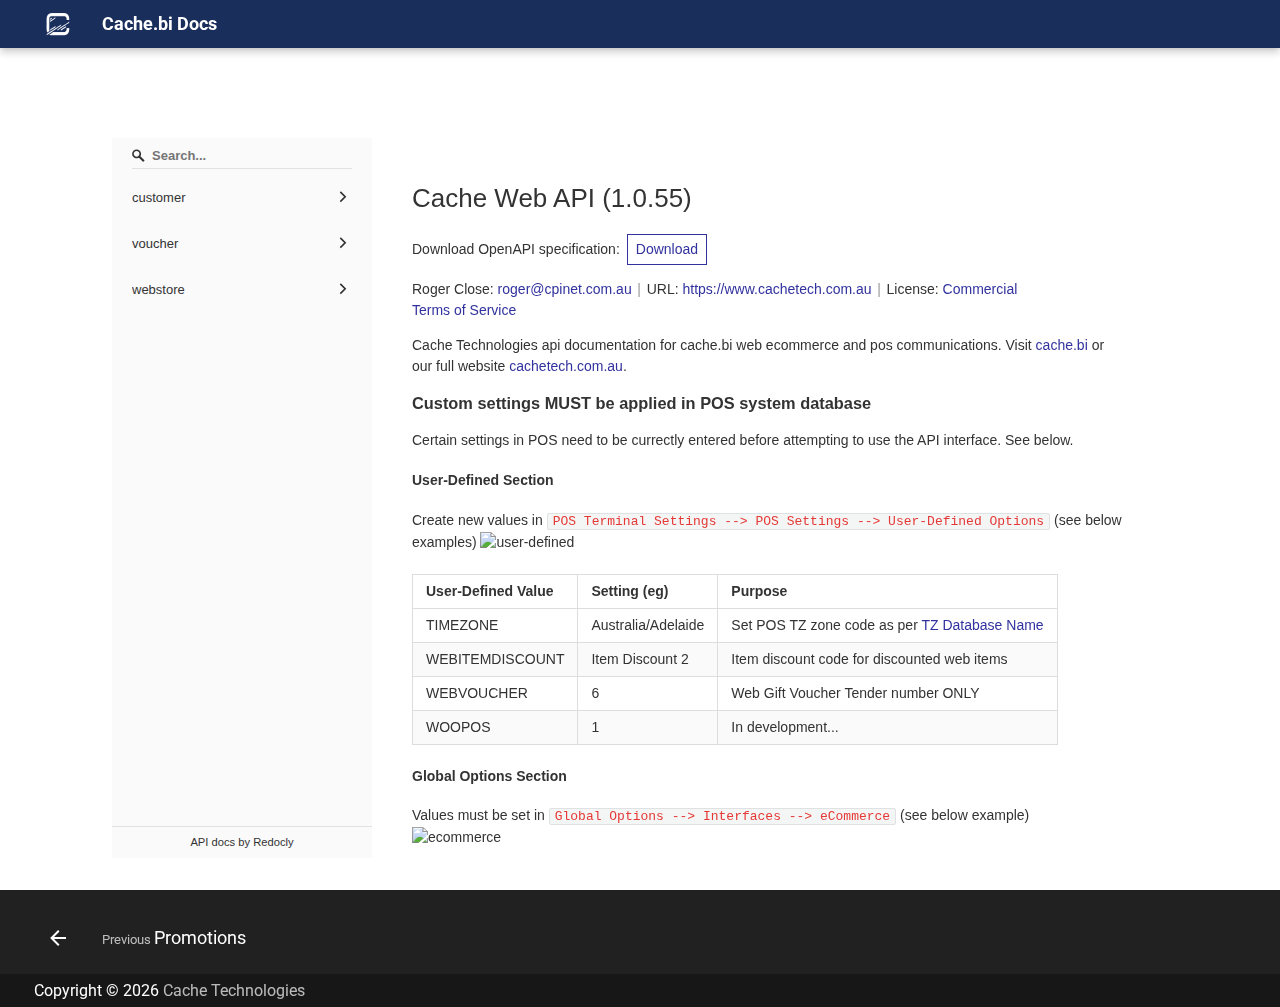
<file: api_spec/index.html>
<!DOCTYPE html>

<html class="no-js" lang="en">
<head>
<meta charset="utf-8"/>
<meta content="width=device-width,initial-scale=1" name="viewport"/>
<link href="../promotions/" rel="prev"/>
<link href="../images/cache_white.svg" rel="icon"/>
<meta content="mkdocs-1.5.3, mkdocs-material-9.5.18" name="generator"/>
<title>API Specification - Cache.bi Docs</title>
<link href="../assets/stylesheets/main.66ac8b77.min.css" rel="stylesheet"/>
<link crossorigin="" href="https://fonts.gstatic.com" rel="preconnect"/>
<link href="https://fonts.googleapis.com/css?family=Roboto:300,300i,400,400i,700,700i%7CRoboto+Mono:400,400i,700,700i&amp;display=fallback" rel="stylesheet"/>
<style>:root{--md-text-font:"Roboto";--md-code-font:"Roboto Mono"}</style>
<link href="../stylesheets/extra.css" rel="stylesheet"/>
<link href="../stylesheets/neoteroi-mkdocs.css" rel="stylesheet"/>
<link href="../stylesheets/neoteroi-mkdocs.min.css" rel="stylesheet"/>
<script>__md_scope=new URL("..",location),__md_hash=e=>[...e].reduce((e,_)=>(e<<5)-e+_.charCodeAt(0),0),__md_get=(e,_=localStorage,t=__md_scope)=>JSON.parse(_.getItem(t.pathname+"."+e)),__md_set=(e,_,t=localStorage,a=__md_scope)=>{try{t.setItem(a.pathname+"."+e,JSON.stringify(_))}catch(e){}}</script>
</head>
<body dir="ltr">
<input autocomplete="off" class="md-toggle" data-md-toggle="drawer" id="__drawer" type="checkbox"/>
<input autocomplete="off" class="md-toggle" data-md-toggle="search" id="__search" type="checkbox"/>
<label class="md-overlay" for="__drawer"></label>
<div data-md-component="skip">
<a class="md-skip" href="#_1">
          Skip to content
        </a>
</div>
<div data-md-component="announce">
</div>
<!--
  Copyright (c) 2016-2021 Martin Donath <martin.donath@squidfunk.com>

  Permission is hereby granted, free of charge, to any person obtaining a copy
  of this software and associated documentation files (the "Software"), to
  deal in the Software without restriction, including without limitation the
  rights to use, copy, modify, merge, publish, distribute, sublicense, and/or
  sell copies of the Software, and to permit persons to whom the Software is
  furnished to do so, subject to the following conditions:

  The above copyright notice and this permission notice shall be included in
  all copies or substantial portions of the Software.

  THE SOFTWARE IS PROVIDED "AS IS", WITHOUT WARRANTY OF ANY KIND, EXPRESS OR
  IMPLIED, INCLUDING BUT NOT LIMITED TO THE WARRANTIES OF MERCHANTABILITY,
  FITNESS FOR A PARTICULAR PURPOSE AND NON-INFRINGEMENT. IN NO EVENT SHALL THE
  AUTHORS OR COPYRIGHT HOLDERS BE LIABLE FOR ANY CLAIM, DAMAGES OR OTHER
  LIABILITY, WHETHER IN AN ACTION OF CONTRACT, TORT OR OTHERWISE, ARISING
  FROM, OUT OF OR IN CONNECTION WITH THE SOFTWARE OR THE USE OR OTHER DEALINGS
  IN THE SOFTWARE.
-->
<!-- Determine class according to configuration -->
<!-- Header -->
<header class="md-header" data-md-component="header">
<nav aria-label="header.title" class="md-header__inner md-grid">
<!-- Link to home -->
<a aria-label="Cache.bi Docs" class="md-header__button md-logo" data-md-component="logo" href=".." title="Cache.bi Docs">
<img alt="logo" src="../images/cache_white.svg"/>
</a>
<!-- Button to open drawer -->
<label class="md-header__button md-icon" for="__drawer">
<svg viewbox="0 0 24 24" xmlns="http://www.w3.org/2000/svg"><path d="M3 6h18v2H3V6m0 5h18v2H3v-2m0 5h18v2H3v-2Z"></path></svg>
</label>
<!-- Header title -->
<div class="md-header__title" data-md-component="header-title">
<div class="md-header__ellipsis">
<div class="md-header__topic">
<span class="md-ellipsis">
                        Cache.bi Docs
                    </span>
</div>
<div class="md-header__topic" data-md-component="header-topic">
<span class="md-ellipsis">
                        
                        API Specification
                        
                    </span>
</div>
</div>
</div>
<!-- Color palette -->
<form class="md-header__option" data-md-component="palette">
</form>
<!-- Site language selector -->
<!-- Button to open search modal -->
<label class="md-header__button md-icon hidden" id="closeBtn">
<svg viewbox="0 0 24 24" xmlns="http://www.w3.org/2000/svg"><path d="M19 6.41 17.59 5 12 10.59 6.41 5 5 6.41 10.59 12 5 17.59 6.41 19 12 13.41 17.59 19 19 17.59 13.41 12 19 6.41Z"></path></svg>
</label>
<!-- Repository information -->
</nav>
<!-- Navigation tabs (sticky) -->
</header>
<div class="md-container" data-md-component="container">
<main class="md-main" data-md-component="main">
<div class="md-main__inner md-grid">
<div class="md-sidebar md-sidebar--primary" data-md-component="sidebar" data-md-type="navigation" hidden="">
<div class="md-sidebar__scrollwrap">
<div class="md-sidebar__inner">
<nav aria-label="Navigation" class="md-nav md-nav--primary" data-md-level="0">
<label class="md-nav__title" for="__drawer">
<a aria-label="Cache.bi Docs" class="md-nav__button md-logo" data-md-component="logo" href=".." title="Cache.bi Docs">
<img alt="logo" src="../images/cache_white.svg"/>
</a>
    Cache.bi Docs
  </label>
<ul class="md-nav__list" data-md-scrollfix="">
<li class="md-nav__item">
<a class="md-nav__link" href="..">
<span class="md-ellipsis">
    Home
  </span>
</a>
</li>
<li class="md-nav__item">
<a class="md-nav__link" href="../getting_started/">
<span class="md-ellipsis">
    Getting Started
  </span>
</a>
</li>
<li class="md-nav__item">
<a class="md-nav__link" href="../subscriptions/">
<span class="md-ellipsis">
    Subscriptions
  </span>
</a>
</li>
<li class="md-nav__item">
<a class="md-nav__link" href="../dashboards/">
<span class="md-ellipsis">
    Dashboards
  </span>
</a>
</li>
<li class="md-nav__item">
<a class="md-nav__link" href="../groups/">
<span class="md-ellipsis">
    Groups
  </span>
</a>
</li>
<li class="md-nav__item">
<a class="md-nav__link" href="../panels/">
<span class="md-ellipsis">
    Panels
  </span>
</a>
</li>
<li class="md-nav__item">
<a class="md-nav__link" href="../panels_sales/">
<span class="md-ellipsis">
    Sales Panels
  </span>
</a>
</li>
<li class="md-nav__item">
<a class="md-nav__link" href="../panels_financial/">
<span class="md-ellipsis">
    Financial Panels
  </span>
</a>
</li>
<li class="md-nav__item">
<a class="md-nav__link" href="../promotions/">
<span class="md-ellipsis">
    Promotions
  </span>
</a>
</li>
<li class="md-nav__item md-nav__item--active">
<input class="md-nav__toggle md-toggle" id="__toc" type="checkbox"/>
<a class="md-nav__link md-nav__link--active" href="./">
<span class="md-ellipsis">
    API Specification
  </span>
</a>
</li>
</ul>
</nav>
</div>
</div>
</div>
<div class="md-sidebar md-sidebar--secondary" data-md-component="sidebar" data-md-type="toc" hidden="">
<div class="md-sidebar__scrollwrap">
<div class="md-sidebar__inner">
<nav aria-label="Table of contents" class="md-nav md-nav--secondary">
</nav>
</div>
</div>
</div>
<div class="md-content" data-md-component="content">
<article class="md-content__inner md-typeset">
<h1 id="_1"></h1>
<p><iframe class="redoc-iframe" frameborder="0" id="59ee28ca" src="redoc-59ee28ca.html" style="overflow:hidden;width:100%;height:80vh;" width="100%"></iframe></p>
</article>
</div>
<script>var target=document.getElementById(location.hash.slice(1));target&&target.name&&(target.checked=target.name.startsWith("__tabbed_"))</script>
</div>
</main>
<!-- Footer -->
<footer class="md-footer" id="docFooter">
<!-- Link to previous and/or next page -->
<nav aria-label="footer.title" class="md-footer__inner md-grid">
<!-- Link to previous page -->
<a class="md-footer__link md-footer__link--prev" href="../promotions/" rel="prev">
<div class="md-footer__button md-icon">
<svg viewbox="0 0 24 24" xmlns="http://www.w3.org/2000/svg"><path d="M20 11v2H8l5.5 5.5-1.42 1.42L4.16 12l7.92-7.92L13.5 5.5 8 11h12Z"></path></svg>
</div>
<div class="md-footer__title">
<div class="md-ellipsis">
<span class="md-footer__direction">
                Previous
              </span>
                    Promotions
                </div>
</div>
</a>
<!-- Link to next page -->
</nav>
<!-- Further information -->
<div class="md-footer-meta md-typeset">
<div class="md-footer-meta__inner md-grid">
<!-- Copyright information -->
<div class="md-footer-copyright">
                Copyright © <script>document.write(new Date().getFullYear())</script> <a href="https://cachetech.com.au/" rel="noopener" target="_blank">Cache Technologies</a>
</div>
<!-- Social links -->
<div class="md-social">
</div>
</div>
</div>
</footer>
</div>
<div class="md-dialog" data-md-component="dialog">
<div class="md-dialog__inner md-typeset"></div>
</div>
<script id="__config" type="application/json">{"base": "..", "features": [], "search": "../assets/javascripts/workers/search.b8dbb3d2.min.js", "translations": {"clipboard.copied": "Copied to clipboard", "clipboard.copy": "Copy to clipboard", "search.result.more.one": "1 more on this page", "search.result.more.other": "# more on this page", "search.result.none": "No matching documents", "search.result.one": "1 matching document", "search.result.other": "# matching documents", "search.result.placeholder": "Type to start searching", "search.result.term.missing": "Missing", "select.version": "Select version"}}</script>
<script src="../assets/javascripts/bundle.3220b9d7.min.js"></script>
<script src="../javascripts/extra.js"></script>
<script>document$.subscribe(() => {
            const dark_scheme_name = "slate"
            
            window.scheme = document.body.getAttribute("data-md-color-scheme")
            const options = {
                attributeFilter: ['data-md-color-scheme'],
            };
            function color_scheme_callback(mutations) {
                for (let mutation of mutations) {
                    if (mutation.attributeName === "data-md-color-scheme") {
                        scheme = document.body.getAttribute("data-md-color-scheme")
                        var iframe_list = document.getElementsByClassName("redoc-iframe")
                        for(var i = 0; i < iframe_list.length; i++) {
                            var ele = iframe_list.item(i);
                            if (ele) {
                                if (scheme === dark_scheme_name) {
                                    ele.contentWindow.enable_dark_mode();
                                } else {
                                    ele.contentWindow.disable_dark_mode();
                                }
                            }
                        }
                    }
                }
            }
            observer = new MutationObserver(color_scheme_callback);
            observer.observe(document.body, options);
            })</script></body>
</html>
</file>
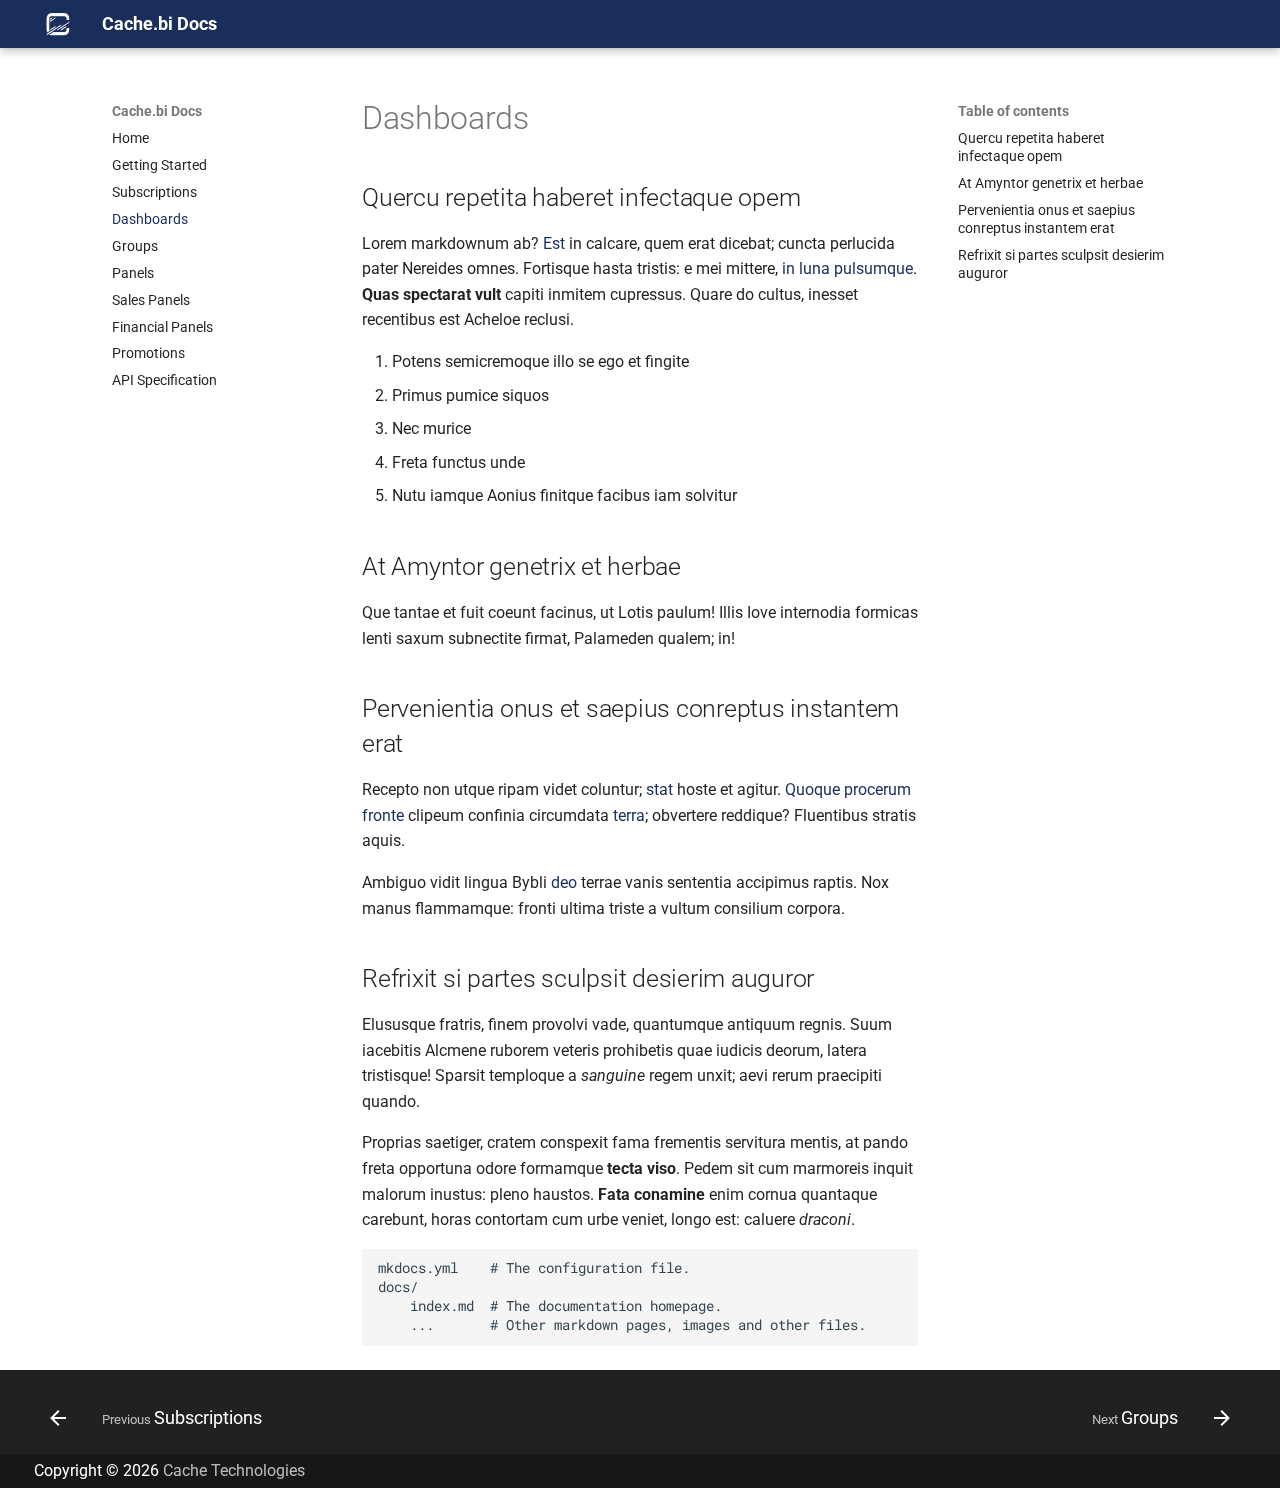
<file: dashboards/index.html>
<!DOCTYPE html>

<html class="no-js" lang="en">
<head>
<meta charset="utf-8"/>
<meta content="width=device-width,initial-scale=1" name="viewport"/>
<link href="../subscriptions/" rel="prev"/>
<link href="../groups/" rel="next"/>
<link href="../images/cache_white.svg" rel="icon"/>
<meta content="mkdocs-1.5.3, mkdocs-material-9.5.18" name="generator"/>
<title>Dashboards - Cache.bi Docs</title>
<link href="../assets/stylesheets/main.66ac8b77.min.css" rel="stylesheet"/>
<link crossorigin="" href="https://fonts.gstatic.com" rel="preconnect"/>
<link href="https://fonts.googleapis.com/css?family=Roboto:300,300i,400,400i,700,700i%7CRoboto+Mono:400,400i,700,700i&amp;display=fallback" rel="stylesheet"/>
<style>:root{--md-text-font:"Roboto";--md-code-font:"Roboto Mono"}</style>
<link href="../stylesheets/extra.css" rel="stylesheet"/>
<link href="../stylesheets/neoteroi-mkdocs.css" rel="stylesheet"/>
<link href="../stylesheets/neoteroi-mkdocs.min.css" rel="stylesheet"/>
<script>__md_scope=new URL("..",location),__md_hash=e=>[...e].reduce((e,_)=>(e<<5)-e+_.charCodeAt(0),0),__md_get=(e,_=localStorage,t=__md_scope)=>JSON.parse(_.getItem(t.pathname+"."+e)),__md_set=(e,_,t=localStorage,a=__md_scope)=>{try{t.setItem(a.pathname+"."+e,JSON.stringify(_))}catch(e){}}</script>
</head>
<body dir="ltr">
<input autocomplete="off" class="md-toggle" data-md-toggle="drawer" id="__drawer" type="checkbox"/>
<input autocomplete="off" class="md-toggle" data-md-toggle="search" id="__search" type="checkbox"/>
<label class="md-overlay" for="__drawer"></label>
<div data-md-component="skip">
<a class="md-skip" href="#dashboards">
          Skip to content
        </a>
</div>
<div data-md-component="announce">
</div>
<!--
  Copyright (c) 2016-2021 Martin Donath <martin.donath@squidfunk.com>

  Permission is hereby granted, free of charge, to any person obtaining a copy
  of this software and associated documentation files (the "Software"), to
  deal in the Software without restriction, including without limitation the
  rights to use, copy, modify, merge, publish, distribute, sublicense, and/or
  sell copies of the Software, and to permit persons to whom the Software is
  furnished to do so, subject to the following conditions:

  The above copyright notice and this permission notice shall be included in
  all copies or substantial portions of the Software.

  THE SOFTWARE IS PROVIDED "AS IS", WITHOUT WARRANTY OF ANY KIND, EXPRESS OR
  IMPLIED, INCLUDING BUT NOT LIMITED TO THE WARRANTIES OF MERCHANTABILITY,
  FITNESS FOR A PARTICULAR PURPOSE AND NON-INFRINGEMENT. IN NO EVENT SHALL THE
  AUTHORS OR COPYRIGHT HOLDERS BE LIABLE FOR ANY CLAIM, DAMAGES OR OTHER
  LIABILITY, WHETHER IN AN ACTION OF CONTRACT, TORT OR OTHERWISE, ARISING
  FROM, OUT OF OR IN CONNECTION WITH THE SOFTWARE OR THE USE OR OTHER DEALINGS
  IN THE SOFTWARE.
-->
<!-- Determine class according to configuration -->
<!-- Header -->
<header class="md-header" data-md-component="header">
<nav aria-label="header.title" class="md-header__inner md-grid">
<!-- Link to home -->
<a aria-label="Cache.bi Docs" class="md-header__button md-logo" data-md-component="logo" href=".." title="Cache.bi Docs">
<img alt="logo" src="../images/cache_white.svg"/>
</a>
<!-- Button to open drawer -->
<label class="md-header__button md-icon" for="__drawer">
<svg viewbox="0 0 24 24" xmlns="http://www.w3.org/2000/svg"><path d="M3 6h18v2H3V6m0 5h18v2H3v-2m0 5h18v2H3v-2Z"></path></svg>
</label>
<!-- Header title -->
<div class="md-header__title" data-md-component="header-title">
<div class="md-header__ellipsis">
<div class="md-header__topic">
<span class="md-ellipsis">
                        Cache.bi Docs
                    </span>
</div>
<div class="md-header__topic" data-md-component="header-topic">
<span class="md-ellipsis">
                        
                        Dashboards
                        
                    </span>
</div>
</div>
</div>
<!-- Color palette -->
<form class="md-header__option" data-md-component="palette">
</form>
<!-- Site language selector -->
<!-- Button to open search modal -->
<label class="md-header__button md-icon hidden" id="closeBtn">
<svg viewbox="0 0 24 24" xmlns="http://www.w3.org/2000/svg"><path d="M19 6.41 17.59 5 12 10.59 6.41 5 5 6.41 10.59 12 5 17.59 6.41 19 12 13.41 17.59 19 19 17.59 13.41 12 19 6.41Z"></path></svg>
</label>
<!-- Repository information -->
</nav>
<!-- Navigation tabs (sticky) -->
</header>
<div class="md-container" data-md-component="container">
<main class="md-main" data-md-component="main">
<div class="md-main__inner md-grid">
<div class="md-sidebar md-sidebar--primary" data-md-component="sidebar" data-md-type="navigation">
<div class="md-sidebar__scrollwrap">
<div class="md-sidebar__inner">
<nav aria-label="Navigation" class="md-nav md-nav--primary" data-md-level="0">
<label class="md-nav__title" for="__drawer">
<a aria-label="Cache.bi Docs" class="md-nav__button md-logo" data-md-component="logo" href=".." title="Cache.bi Docs">
<img alt="logo" src="../images/cache_white.svg"/>
</a>
    Cache.bi Docs
  </label>
<ul class="md-nav__list" data-md-scrollfix="">
<li class="md-nav__item">
<a class="md-nav__link" href="..">
<span class="md-ellipsis">
    Home
  </span>
</a>
</li>
<li class="md-nav__item">
<a class="md-nav__link" href="../getting_started/">
<span class="md-ellipsis">
    Getting Started
  </span>
</a>
</li>
<li class="md-nav__item">
<a class="md-nav__link" href="../subscriptions/">
<span class="md-ellipsis">
    Subscriptions
  </span>
</a>
</li>
<li class="md-nav__item md-nav__item--active">
<input class="md-nav__toggle md-toggle" id="__toc" type="checkbox"/>
<label class="md-nav__link md-nav__link--active" for="__toc">
<span class="md-ellipsis">
    Dashboards
  </span>
<span class="md-nav__icon md-icon"></span>
</label>
<a class="md-nav__link md-nav__link--active" href="./">
<span class="md-ellipsis">
    Dashboards
  </span>
</a>
<nav aria-label="Table of contents" class="md-nav md-nav--secondary">
<label class="md-nav__title" for="__toc">
<span class="md-nav__icon md-icon"></span>
      Table of contents
    </label>
<ul class="md-nav__list" data-md-component="toc" data-md-scrollfix="">
<li class="md-nav__item">
<a class="md-nav__link" href="#quercu-repetita-haberet-infectaque-opem">
<span class="md-ellipsis">
      Quercu repetita haberet infectaque opem
    </span>
</a>
</li>
<li class="md-nav__item">
<a class="md-nav__link" href="#at-amyntor-genetrix-et-herbae">
<span class="md-ellipsis">
      At Amyntor genetrix et herbae
    </span>
</a>
</li>
<li class="md-nav__item">
<a class="md-nav__link" href="#pervenientia-onus-et-saepius-conreptus-instantem-erat">
<span class="md-ellipsis">
      Pervenientia onus et saepius conreptus instantem erat
    </span>
</a>
</li>
<li class="md-nav__item">
<a class="md-nav__link" href="#refrixit-si-partes-sculpsit-desierim-auguror">
<span class="md-ellipsis">
      Refrixit si partes sculpsit desierim auguror
    </span>
</a>
</li>
</ul>
</nav>
</li>
<li class="md-nav__item">
<a class="md-nav__link" href="../groups/">
<span class="md-ellipsis">
    Groups
  </span>
</a>
</li>
<li class="md-nav__item">
<a class="md-nav__link" href="../panels/">
<span class="md-ellipsis">
    Panels
  </span>
</a>
</li>
<li class="md-nav__item">
<a class="md-nav__link" href="../panels_sales/">
<span class="md-ellipsis">
    Sales Panels
  </span>
</a>
</li>
<li class="md-nav__item">
<a class="md-nav__link" href="../panels_financial/">
<span class="md-ellipsis">
    Financial Panels
  </span>
</a>
</li>
<li class="md-nav__item">
<a class="md-nav__link" href="../promotions/">
<span class="md-ellipsis">
    Promotions
  </span>
</a>
</li>
<li class="md-nav__item">
<a class="md-nav__link" href="../api_spec/">
<span class="md-ellipsis">
    API Specification
  </span>
</a>
</li>
</ul>
</nav>
</div>
</div>
</div>
<div class="md-sidebar md-sidebar--secondary" data-md-component="sidebar" data-md-type="toc">
<div class="md-sidebar__scrollwrap">
<div class="md-sidebar__inner">
<nav aria-label="Table of contents" class="md-nav md-nav--secondary">
<label class="md-nav__title" for="__toc">
<span class="md-nav__icon md-icon"></span>
      Table of contents
    </label>
<ul class="md-nav__list" data-md-component="toc" data-md-scrollfix="">
<li class="md-nav__item">
<a class="md-nav__link" href="#quercu-repetita-haberet-infectaque-opem">
<span class="md-ellipsis">
      Quercu repetita haberet infectaque opem
    </span>
</a>
</li>
<li class="md-nav__item">
<a class="md-nav__link" href="#at-amyntor-genetrix-et-herbae">
<span class="md-ellipsis">
      At Amyntor genetrix et herbae
    </span>
</a>
</li>
<li class="md-nav__item">
<a class="md-nav__link" href="#pervenientia-onus-et-saepius-conreptus-instantem-erat">
<span class="md-ellipsis">
      Pervenientia onus et saepius conreptus instantem erat
    </span>
</a>
</li>
<li class="md-nav__item">
<a class="md-nav__link" href="#refrixit-si-partes-sculpsit-desierim-auguror">
<span class="md-ellipsis">
      Refrixit si partes sculpsit desierim auguror
    </span>
</a>
</li>
</ul>
</nav>
</div>
</div>
</div>
<div class="md-content" data-md-component="content">
<article class="md-content__inner md-typeset">
<h1 id="dashboards">Dashboards</h1>
<h2 id="quercu-repetita-haberet-infectaque-opem">Quercu repetita haberet infectaque opem</h2>
<p>Lorem markdownum ab? <a href="http://www.illi-astu.org/portae">Est</a> in calcare, quem
erat dicebat; cuncta perlucida pater Nereides omnes. Fortisque hasta tristis: e
mei mittere, <a href="http://tanget.com/possemque.php">in luna pulsumque</a>. <strong>Quas
spectarat vult</strong> capiti inmitem cupressus. Quare do cultus, inesset recentibus
est Acheloe reclusi.</p>
<ol>
<li>Potens semicremoque illo se ego et fingite</li>
<li>Primus pumice siquos</li>
<li>Nec murice</li>
<li>Freta functus unde</li>
<li>Nutu iamque Aonius finitque facibus iam solvitur</li>
</ol>
<h2 id="at-amyntor-genetrix-et-herbae">At Amyntor genetrix et herbae</h2>
<p>Que tantae et fuit coeunt facinus, ut Lotis paulum! Illis Iove internodia
formicas lenti saxum subnectite firmat, Palameden qualem; in!</p>
<h2 id="pervenientia-onus-et-saepius-conreptus-instantem-erat">Pervenientia onus et saepius conreptus instantem erat</h2>
<p>Recepto non utque ripam videt coluntur;
<a href="http://viridem-torquetur.net/eterat">stat</a> hoste et agitur. <a href="http://bustaquoniam.org/effudit">Quoque procerum
fronte</a> clipeum confinia circumdata
<a href="http://per.net/ferro-sanguine">terra</a>; obvertere reddique? Fluentibus stratis
aquis.</p>
<p>Ambiguo vidit lingua Bybli <a href="http://www.indicio-praemia.org/">deo</a> terrae vanis
sententia accipimus raptis. Nox manus flammamque: fronti ultima triste a vultum
consilium corpora.</p>
<h2 id="refrixit-si-partes-sculpsit-desierim-auguror">Refrixit si partes sculpsit desierim auguror</h2>
<p>Elususque fratris, finem provolvi vade, quantumque antiquum regnis. Suum
iacebitis Alcmene ruborem veteris prohibetis quae iudicis deorum, latera
tristisque! Sparsit temploque a <em>sanguine</em> regem unxit; aevi rerum praecipiti
quando.</p>
<p>Proprias saetiger, cratem conspexit fama frementis servitura mentis, at pando
freta opportuna odore formamque <strong>tecta viso</strong>. Pedem sit cum marmoreis inquit
malorum inustus: pleno haustos. <strong>Fata conamine</strong> enim cornua quantaque
carebunt, horas contortam cum urbe veniet, longo est: caluere <em>draconi</em>.</p>
<pre><code>mkdocs.yml    # The configuration file.
docs/
    index.md  # The documentation homepage.
    ...       # Other markdown pages, images and other files.
</code></pre>
</article>
</div>
<script>var target=document.getElementById(location.hash.slice(1));target&&target.name&&(target.checked=target.name.startsWith("__tabbed_"))</script>
</div>
</main>
<!-- Footer -->
<footer class="md-footer" id="docFooter">
<!-- Link to previous and/or next page -->
<nav aria-label="footer.title" class="md-footer__inner md-grid">
<!-- Link to previous page -->
<a class="md-footer__link md-footer__link--prev" href="../subscriptions/" rel="prev">
<div class="md-footer__button md-icon">
<svg viewbox="0 0 24 24" xmlns="http://www.w3.org/2000/svg"><path d="M20 11v2H8l5.5 5.5-1.42 1.42L4.16 12l7.92-7.92L13.5 5.5 8 11h12Z"></path></svg>
</div>
<div class="md-footer__title">
<div class="md-ellipsis">
<span class="md-footer__direction">
                Previous
              </span>
                    Subscriptions
                </div>
</div>
</a>
<!-- Link to next page -->
<a class="md-footer__link md-footer__link--next" href="../groups/" rel="next">
<div class="md-footer__title">
<div class="md-ellipsis">
<span class="md-footer__direction">
                Next
              </span>
                    Groups
                </div>
</div>
<div class="md-footer__button md-icon">
<svg viewbox="0 0 24 24" xmlns="http://www.w3.org/2000/svg"><path d="M4 11v2h12l-5.5 5.5 1.42 1.42L19.84 12l-7.92-7.92L10.5 5.5 16 11H4Z"></path></svg>
</div>
</a>
</nav>
<!-- Further information -->
<div class="md-footer-meta md-typeset">
<div class="md-footer-meta__inner md-grid">
<!-- Copyright information -->
<div class="md-footer-copyright">
                Copyright © <script>document.write(new Date().getFullYear())</script> <a href="https://cachetech.com.au/" rel="noopener" target="_blank">Cache Technologies</a>
</div>
<!-- Social links -->
<div class="md-social">
</div>
</div>
</div>
</footer>
</div>
<div class="md-dialog" data-md-component="dialog">
<div class="md-dialog__inner md-typeset"></div>
</div>
<script id="__config" type="application/json">{"base": "..", "features": [], "search": "../assets/javascripts/workers/search.b8dbb3d2.min.js", "translations": {"clipboard.copied": "Copied to clipboard", "clipboard.copy": "Copy to clipboard", "search.result.more.one": "1 more on this page", "search.result.more.other": "# more on this page", "search.result.none": "No matching documents", "search.result.one": "1 matching document", "search.result.other": "# matching documents", "search.result.placeholder": "Type to start searching", "search.result.term.missing": "Missing", "select.version": "Select version"}}</script>
<script src="../assets/javascripts/bundle.3220b9d7.min.js"></script>
<script src="../javascripts/extra.js"></script>
<script>document$.subscribe(() => {
            const dark_scheme_name = "slate"
            
            window.scheme = document.body.getAttribute("data-md-color-scheme")
            const options = {
                attributeFilter: ['data-md-color-scheme'],
            };
            function color_scheme_callback(mutations) {
                for (let mutation of mutations) {
                    if (mutation.attributeName === "data-md-color-scheme") {
                        scheme = document.body.getAttribute("data-md-color-scheme")
                        var iframe_list = document.getElementsByClassName("redoc-iframe")
                        for(var i = 0; i < iframe_list.length; i++) {
                            var ele = iframe_list.item(i);
                            if (ele) {
                                if (scheme === dark_scheme_name) {
                                    ele.contentWindow.enable_dark_mode();
                                } else {
                                    ele.contentWindow.disable_dark_mode();
                                }
                            }
                        }
                    }
                }
            }
            observer = new MutationObserver(color_scheme_callback);
            observer.observe(document.body, options);
            })</script></body>
</html>
</file>
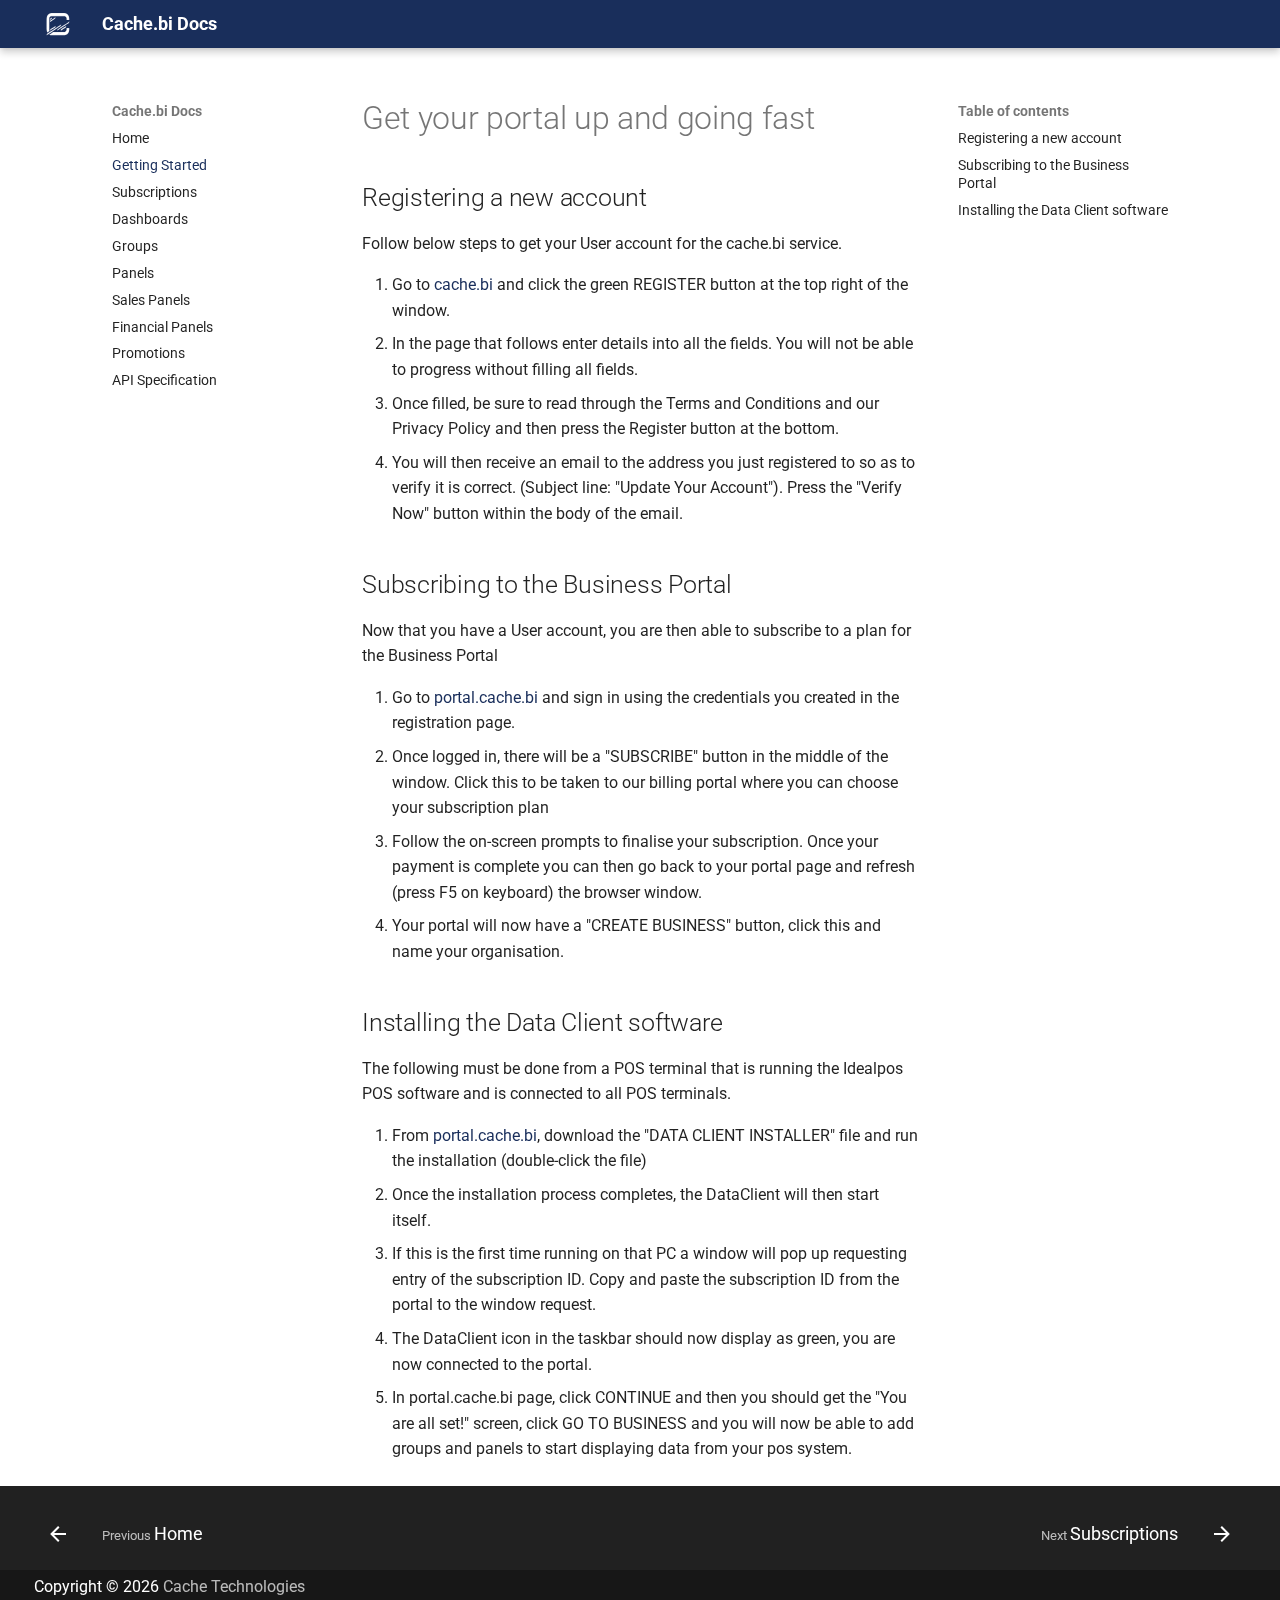
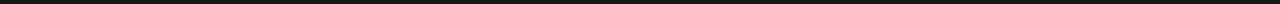
<file: getting_started/index.html>
<!DOCTYPE html>

<html class="no-js" lang="en">
<head>
<meta charset="utf-8"/>
<meta content="width=device-width,initial-scale=1" name="viewport"/>
<link href=".." rel="prev"/>
<link href="../subscriptions/" rel="next"/>
<link href="../images/cache_white.svg" rel="icon"/>
<meta content="mkdocs-1.5.3, mkdocs-material-9.5.18" name="generator"/>
<title>Getting Started - Cache.bi Docs</title>
<link href="../assets/stylesheets/main.66ac8b77.min.css" rel="stylesheet"/>
<link crossorigin="" href="https://fonts.gstatic.com" rel="preconnect"/>
<link href="https://fonts.googleapis.com/css?family=Roboto:300,300i,400,400i,700,700i%7CRoboto+Mono:400,400i,700,700i&amp;display=fallback" rel="stylesheet"/>
<style>:root{--md-text-font:"Roboto";--md-code-font:"Roboto Mono"}</style>
<link href="../stylesheets/extra.css" rel="stylesheet"/>
<link href="../stylesheets/neoteroi-mkdocs.css" rel="stylesheet"/>
<link href="../stylesheets/neoteroi-mkdocs.min.css" rel="stylesheet"/>
<script>__md_scope=new URL("..",location),__md_hash=e=>[...e].reduce((e,_)=>(e<<5)-e+_.charCodeAt(0),0),__md_get=(e,_=localStorage,t=__md_scope)=>JSON.parse(_.getItem(t.pathname+"."+e)),__md_set=(e,_,t=localStorage,a=__md_scope)=>{try{t.setItem(a.pathname+"."+e,JSON.stringify(_))}catch(e){}}</script>
</head>
<body dir="ltr">
<input autocomplete="off" class="md-toggle" data-md-toggle="drawer" id="__drawer" type="checkbox"/>
<input autocomplete="off" class="md-toggle" data-md-toggle="search" id="__search" type="checkbox"/>
<label class="md-overlay" for="__drawer"></label>
<div data-md-component="skip">
<a class="md-skip" href="#get-your-portal-up-and-going-fast">
          Skip to content
        </a>
</div>
<div data-md-component="announce">
</div>
<!--
  Copyright (c) 2016-2021 Martin Donath <martin.donath@squidfunk.com>

  Permission is hereby granted, free of charge, to any person obtaining a copy
  of this software and associated documentation files (the "Software"), to
  deal in the Software without restriction, including without limitation the
  rights to use, copy, modify, merge, publish, distribute, sublicense, and/or
  sell copies of the Software, and to permit persons to whom the Software is
  furnished to do so, subject to the following conditions:

  The above copyright notice and this permission notice shall be included in
  all copies or substantial portions of the Software.

  THE SOFTWARE IS PROVIDED "AS IS", WITHOUT WARRANTY OF ANY KIND, EXPRESS OR
  IMPLIED, INCLUDING BUT NOT LIMITED TO THE WARRANTIES OF MERCHANTABILITY,
  FITNESS FOR A PARTICULAR PURPOSE AND NON-INFRINGEMENT. IN NO EVENT SHALL THE
  AUTHORS OR COPYRIGHT HOLDERS BE LIABLE FOR ANY CLAIM, DAMAGES OR OTHER
  LIABILITY, WHETHER IN AN ACTION OF CONTRACT, TORT OR OTHERWISE, ARISING
  FROM, OUT OF OR IN CONNECTION WITH THE SOFTWARE OR THE USE OR OTHER DEALINGS
  IN THE SOFTWARE.
-->
<!-- Determine class according to configuration -->
<!-- Header -->
<header class="md-header" data-md-component="header">
<nav aria-label="header.title" class="md-header__inner md-grid">
<!-- Link to home -->
<a aria-label="Cache.bi Docs" class="md-header__button md-logo" data-md-component="logo" href=".." title="Cache.bi Docs">
<img alt="logo" src="../images/cache_white.svg"/>
</a>
<!-- Button to open drawer -->
<label class="md-header__button md-icon" for="__drawer">
<svg viewbox="0 0 24 24" xmlns="http://www.w3.org/2000/svg"><path d="M3 6h18v2H3V6m0 5h18v2H3v-2m0 5h18v2H3v-2Z"></path></svg>
</label>
<!-- Header title -->
<div class="md-header__title" data-md-component="header-title">
<div class="md-header__ellipsis">
<div class="md-header__topic">
<span class="md-ellipsis">
                        Cache.bi Docs
                    </span>
</div>
<div class="md-header__topic" data-md-component="header-topic">
<span class="md-ellipsis">
                        
                        Getting Started
                        
                    </span>
</div>
</div>
</div>
<!-- Color palette -->
<form class="md-header__option" data-md-component="palette">
</form>
<!-- Site language selector -->
<!-- Button to open search modal -->
<label class="md-header__button md-icon hidden" id="closeBtn">
<svg viewbox="0 0 24 24" xmlns="http://www.w3.org/2000/svg"><path d="M19 6.41 17.59 5 12 10.59 6.41 5 5 6.41 10.59 12 5 17.59 6.41 19 12 13.41 17.59 19 19 17.59 13.41 12 19 6.41Z"></path></svg>
</label>
<!-- Repository information -->
</nav>
<!-- Navigation tabs (sticky) -->
</header>
<div class="md-container" data-md-component="container">
<main class="md-main" data-md-component="main">
<div class="md-main__inner md-grid">
<div class="md-sidebar md-sidebar--primary" data-md-component="sidebar" data-md-type="navigation">
<div class="md-sidebar__scrollwrap">
<div class="md-sidebar__inner">
<nav aria-label="Navigation" class="md-nav md-nav--primary" data-md-level="0">
<label class="md-nav__title" for="__drawer">
<a aria-label="Cache.bi Docs" class="md-nav__button md-logo" data-md-component="logo" href=".." title="Cache.bi Docs">
<img alt="logo" src="../images/cache_white.svg"/>
</a>
    Cache.bi Docs
  </label>
<ul class="md-nav__list" data-md-scrollfix="">
<li class="md-nav__item">
<a class="md-nav__link" href="..">
<span class="md-ellipsis">
    Home
  </span>
</a>
</li>
<li class="md-nav__item md-nav__item--active">
<input class="md-nav__toggle md-toggle" id="__toc" type="checkbox"/>
<label class="md-nav__link md-nav__link--active" for="__toc">
<span class="md-ellipsis">
    Getting Started
  </span>
<span class="md-nav__icon md-icon"></span>
</label>
<a class="md-nav__link md-nav__link--active" href="./">
<span class="md-ellipsis">
    Getting Started
  </span>
</a>
<nav aria-label="Table of contents" class="md-nav md-nav--secondary">
<label class="md-nav__title" for="__toc">
<span class="md-nav__icon md-icon"></span>
      Table of contents
    </label>
<ul class="md-nav__list" data-md-component="toc" data-md-scrollfix="">
<li class="md-nav__item">
<a class="md-nav__link" href="#registering-a-new-account">
<span class="md-ellipsis">
      Registering a new account
    </span>
</a>
</li>
<li class="md-nav__item">
<a class="md-nav__link" href="#subscribing-to-the-business-portal">
<span class="md-ellipsis">
      Subscribing to the Business Portal
    </span>
</a>
</li>
<li class="md-nav__item">
<a class="md-nav__link" href="#installing-the-data-client-software">
<span class="md-ellipsis">
      Installing the Data Client software
    </span>
</a>
</li>
</ul>
</nav>
</li>
<li class="md-nav__item">
<a class="md-nav__link" href="../subscriptions/">
<span class="md-ellipsis">
    Subscriptions
  </span>
</a>
</li>
<li class="md-nav__item">
<a class="md-nav__link" href="../dashboards/">
<span class="md-ellipsis">
    Dashboards
  </span>
</a>
</li>
<li class="md-nav__item">
<a class="md-nav__link" href="../groups/">
<span class="md-ellipsis">
    Groups
  </span>
</a>
</li>
<li class="md-nav__item">
<a class="md-nav__link" href="../panels/">
<span class="md-ellipsis">
    Panels
  </span>
</a>
</li>
<li class="md-nav__item">
<a class="md-nav__link" href="../panels_sales/">
<span class="md-ellipsis">
    Sales Panels
  </span>
</a>
</li>
<li class="md-nav__item">
<a class="md-nav__link" href="../panels_financial/">
<span class="md-ellipsis">
    Financial Panels
  </span>
</a>
</li>
<li class="md-nav__item">
<a class="md-nav__link" href="../promotions/">
<span class="md-ellipsis">
    Promotions
  </span>
</a>
</li>
<li class="md-nav__item">
<a class="md-nav__link" href="../api_spec/">
<span class="md-ellipsis">
    API Specification
  </span>
</a>
</li>
</ul>
</nav>
</div>
</div>
</div>
<div class="md-sidebar md-sidebar--secondary" data-md-component="sidebar" data-md-type="toc">
<div class="md-sidebar__scrollwrap">
<div class="md-sidebar__inner">
<nav aria-label="Table of contents" class="md-nav md-nav--secondary">
<label class="md-nav__title" for="__toc">
<span class="md-nav__icon md-icon"></span>
      Table of contents
    </label>
<ul class="md-nav__list" data-md-component="toc" data-md-scrollfix="">
<li class="md-nav__item">
<a class="md-nav__link" href="#registering-a-new-account">
<span class="md-ellipsis">
      Registering a new account
    </span>
</a>
</li>
<li class="md-nav__item">
<a class="md-nav__link" href="#subscribing-to-the-business-portal">
<span class="md-ellipsis">
      Subscribing to the Business Portal
    </span>
</a>
</li>
<li class="md-nav__item">
<a class="md-nav__link" href="#installing-the-data-client-software">
<span class="md-ellipsis">
      Installing the Data Client software
    </span>
</a>
</li>
</ul>
</nav>
</div>
</div>
</div>
<div class="md-content" data-md-component="content">
<article class="md-content__inner md-typeset">
<h1 id="get-your-portal-up-and-going-fast">Get your portal up and going fast</h1>
<h2 id="registering-a-new-account">Registering a new account</h2>
<p>Follow below steps to get your User account for the cache.bi service.</p>
<ol>
<li>Go to <a href="https://cache.bi" target="_blank">cache.bi</a> and click the green REGISTER button at the top right of the window.</li>
<li>In the page that follows enter details into all the fields. You will not be able to progress without filling all fields.</li>
<li>Once filled, be sure to read through the Terms and Conditions and our Privacy Policy and then press the Register button at the bottom.</li>
<li>You will then receive an email to the address you just registered to so as to verify it is correct. (Subject line: "Update Your Account"). Press the "Verify Now" button within the body of the email.</li>
</ol>
<h2 id="subscribing-to-the-business-portal">Subscribing to the Business Portal</h2>
<p>Now that you have a User account, you are then able to subscribe to a plan for the Business Portal</p>
<ol>
<li>Go to <a href="https://portal.cache.bi" target="_blank">portal.cache.bi</a> and sign in using the credentials you created in the registration page.</li>
<li>Once logged in, there will be a "SUBSCRIBE" button in the middle of the window. Click this to be taken to our billing portal where you can choose your subscription plan</li>
<li>Follow the on-screen prompts to finalise your subscription. Once your payment is complete you can then go back to your portal page and refresh (press F5 on keyboard) the browser window.</li>
<li>Your portal will now have a "CREATE BUSINESS" button, click this and name your organisation.</li>
</ol>
<h2 id="installing-the-data-client-software">Installing the Data Client software</h2>
<p>The following must be done from a POS terminal that is running the Idealpos POS software and is connected to all POS terminals.</p>
<ol>
<li>From <a href="https://portal.cache.bi" target="_blank">portal.cache.bi</a>, download the "DATA CLIENT INSTALLER" file and run the installation (double-click the file)</li>
<li>Once the installation process completes, the DataClient will then start itself.</li>
<li>If this is the first time running on that PC a window will pop up requesting entry of the subscription ID. Copy and paste the subscription ID from the portal to the window request.</li>
<li>The DataClient icon in the taskbar should now display as green, you are now connected to the portal.</li>
<li>In portal.cache.bi page, click CONTINUE and then you should get the "You are all set!" screen, click GO TO BUSINESS and you will now be able to add groups and panels to start displaying data from your pos system.</li>
</ol>
</article>
</div>
<script>var target=document.getElementById(location.hash.slice(1));target&&target.name&&(target.checked=target.name.startsWith("__tabbed_"))</script>
</div>
</main>
<!-- Footer -->
<footer class="md-footer" id="docFooter">
<!-- Link to previous and/or next page -->
<nav aria-label="footer.title" class="md-footer__inner md-grid">
<!-- Link to previous page -->
<a class="md-footer__link md-footer__link--prev" href=".." rel="prev">
<div class="md-footer__button md-icon">
<svg viewbox="0 0 24 24" xmlns="http://www.w3.org/2000/svg"><path d="M20 11v2H8l5.5 5.5-1.42 1.42L4.16 12l7.92-7.92L13.5 5.5 8 11h12Z"></path></svg>
</div>
<div class="md-footer__title">
<div class="md-ellipsis">
<span class="md-footer__direction">
                Previous
              </span>
                    Home
                </div>
</div>
</a>
<!-- Link to next page -->
<a class="md-footer__link md-footer__link--next" href="../subscriptions/" rel="next">
<div class="md-footer__title">
<div class="md-ellipsis">
<span class="md-footer__direction">
                Next
              </span>
                    Subscriptions
                </div>
</div>
<div class="md-footer__button md-icon">
<svg viewbox="0 0 24 24" xmlns="http://www.w3.org/2000/svg"><path d="M4 11v2h12l-5.5 5.5 1.42 1.42L19.84 12l-7.92-7.92L10.5 5.5 16 11H4Z"></path></svg>
</div>
</a>
</nav>
<!-- Further information -->
<div class="md-footer-meta md-typeset">
<div class="md-footer-meta__inner md-grid">
<!-- Copyright information -->
<div class="md-footer-copyright">
                Copyright © <script>document.write(new Date().getFullYear())</script> <a href="https://cachetech.com.au/" rel="noopener" target="_blank">Cache Technologies</a>
</div>
<!-- Social links -->
<div class="md-social">
</div>
</div>
</div>
</footer>
</div>
<div class="md-dialog" data-md-component="dialog">
<div class="md-dialog__inner md-typeset"></div>
</div>
<script id="__config" type="application/json">{"base": "..", "features": [], "search": "../assets/javascripts/workers/search.b8dbb3d2.min.js", "translations": {"clipboard.copied": "Copied to clipboard", "clipboard.copy": "Copy to clipboard", "search.result.more.one": "1 more on this page", "search.result.more.other": "# more on this page", "search.result.none": "No matching documents", "search.result.one": "1 matching document", "search.result.other": "# matching documents", "search.result.placeholder": "Type to start searching", "search.result.term.missing": "Missing", "select.version": "Select version"}}</script>
<script src="../assets/javascripts/bundle.3220b9d7.min.js"></script>
<script src="../javascripts/extra.js"></script>
<script>document$.subscribe(() => {
            const dark_scheme_name = "slate"
            
            window.scheme = document.body.getAttribute("data-md-color-scheme")
            const options = {
                attributeFilter: ['data-md-color-scheme'],
            };
            function color_scheme_callback(mutations) {
                for (let mutation of mutations) {
                    if (mutation.attributeName === "data-md-color-scheme") {
                        scheme = document.body.getAttribute("data-md-color-scheme")
                        var iframe_list = document.getElementsByClassName("redoc-iframe")
                        for(var i = 0; i < iframe_list.length; i++) {
                            var ele = iframe_list.item(i);
                            if (ele) {
                                if (scheme === dark_scheme_name) {
                                    ele.contentWindow.enable_dark_mode();
                                } else {
                                    ele.contentWindow.disable_dark_mode();
                                }
                            }
                        }
                    }
                }
            }
            observer = new MutationObserver(color_scheme_callback);
            observer.observe(document.body, options);
            })</script></body>
</html>
</file>
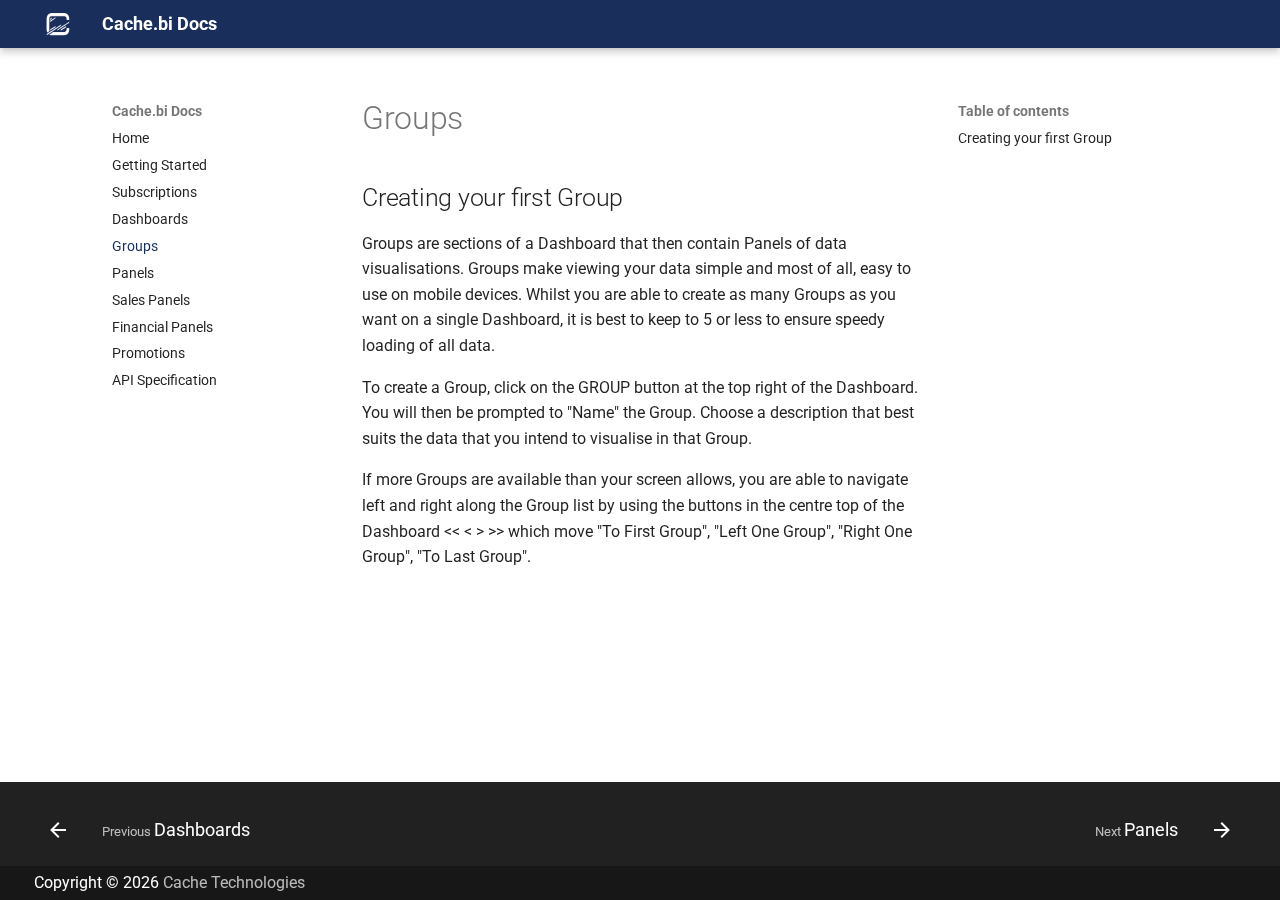
<file: groups/index.html>
<!DOCTYPE html>

<html class="no-js" lang="en">
<head>
<meta charset="utf-8"/>
<meta content="width=device-width,initial-scale=1" name="viewport"/>
<link href="../dashboards/" rel="prev"/>
<link href="../panels/" rel="next"/>
<link href="../images/cache_white.svg" rel="icon"/>
<meta content="mkdocs-1.5.3, mkdocs-material-9.5.18" name="generator"/>
<title>Groups - Cache.bi Docs</title>
<link href="../assets/stylesheets/main.66ac8b77.min.css" rel="stylesheet"/>
<link crossorigin="" href="https://fonts.gstatic.com" rel="preconnect"/>
<link href="https://fonts.googleapis.com/css?family=Roboto:300,300i,400,400i,700,700i%7CRoboto+Mono:400,400i,700,700i&amp;display=fallback" rel="stylesheet"/>
<style>:root{--md-text-font:"Roboto";--md-code-font:"Roboto Mono"}</style>
<link href="../stylesheets/extra.css" rel="stylesheet"/>
<link href="../stylesheets/neoteroi-mkdocs.css" rel="stylesheet"/>
<link href="../stylesheets/neoteroi-mkdocs.min.css" rel="stylesheet"/>
<script>__md_scope=new URL("..",location),__md_hash=e=>[...e].reduce((e,_)=>(e<<5)-e+_.charCodeAt(0),0),__md_get=(e,_=localStorage,t=__md_scope)=>JSON.parse(_.getItem(t.pathname+"."+e)),__md_set=(e,_,t=localStorage,a=__md_scope)=>{try{t.setItem(a.pathname+"."+e,JSON.stringify(_))}catch(e){}}</script>
</head>
<body dir="ltr">
<input autocomplete="off" class="md-toggle" data-md-toggle="drawer" id="__drawer" type="checkbox"/>
<input autocomplete="off" class="md-toggle" data-md-toggle="search" id="__search" type="checkbox"/>
<label class="md-overlay" for="__drawer"></label>
<div data-md-component="skip">
<a class="md-skip" href="#groups">
          Skip to content
        </a>
</div>
<div data-md-component="announce">
</div>
<!--
  Copyright (c) 2016-2021 Martin Donath <martin.donath@squidfunk.com>

  Permission is hereby granted, free of charge, to any person obtaining a copy
  of this software and associated documentation files (the "Software"), to
  deal in the Software without restriction, including without limitation the
  rights to use, copy, modify, merge, publish, distribute, sublicense, and/or
  sell copies of the Software, and to permit persons to whom the Software is
  furnished to do so, subject to the following conditions:

  The above copyright notice and this permission notice shall be included in
  all copies or substantial portions of the Software.

  THE SOFTWARE IS PROVIDED "AS IS", WITHOUT WARRANTY OF ANY KIND, EXPRESS OR
  IMPLIED, INCLUDING BUT NOT LIMITED TO THE WARRANTIES OF MERCHANTABILITY,
  FITNESS FOR A PARTICULAR PURPOSE AND NON-INFRINGEMENT. IN NO EVENT SHALL THE
  AUTHORS OR COPYRIGHT HOLDERS BE LIABLE FOR ANY CLAIM, DAMAGES OR OTHER
  LIABILITY, WHETHER IN AN ACTION OF CONTRACT, TORT OR OTHERWISE, ARISING
  FROM, OUT OF OR IN CONNECTION WITH THE SOFTWARE OR THE USE OR OTHER DEALINGS
  IN THE SOFTWARE.
-->
<!-- Determine class according to configuration -->
<!-- Header -->
<header class="md-header" data-md-component="header">
<nav aria-label="header.title" class="md-header__inner md-grid">
<!-- Link to home -->
<a aria-label="Cache.bi Docs" class="md-header__button md-logo" data-md-component="logo" href=".." title="Cache.bi Docs">
<img alt="logo" src="../images/cache_white.svg"/>
</a>
<!-- Button to open drawer -->
<label class="md-header__button md-icon" for="__drawer">
<svg viewbox="0 0 24 24" xmlns="http://www.w3.org/2000/svg"><path d="M3 6h18v2H3V6m0 5h18v2H3v-2m0 5h18v2H3v-2Z"></path></svg>
</label>
<!-- Header title -->
<div class="md-header__title" data-md-component="header-title">
<div class="md-header__ellipsis">
<div class="md-header__topic">
<span class="md-ellipsis">
                        Cache.bi Docs
                    </span>
</div>
<div class="md-header__topic" data-md-component="header-topic">
<span class="md-ellipsis">
                        
                        Groups
                        
                    </span>
</div>
</div>
</div>
<!-- Color palette -->
<form class="md-header__option" data-md-component="palette">
</form>
<!-- Site language selector -->
<!-- Button to open search modal -->
<label class="md-header__button md-icon hidden" id="closeBtn">
<svg viewbox="0 0 24 24" xmlns="http://www.w3.org/2000/svg"><path d="M19 6.41 17.59 5 12 10.59 6.41 5 5 6.41 10.59 12 5 17.59 6.41 19 12 13.41 17.59 19 19 17.59 13.41 12 19 6.41Z"></path></svg>
</label>
<!-- Repository information -->
</nav>
<!-- Navigation tabs (sticky) -->
</header>
<div class="md-container" data-md-component="container">
<main class="md-main" data-md-component="main">
<div class="md-main__inner md-grid">
<div class="md-sidebar md-sidebar--primary" data-md-component="sidebar" data-md-type="navigation">
<div class="md-sidebar__scrollwrap">
<div class="md-sidebar__inner">
<nav aria-label="Navigation" class="md-nav md-nav--primary" data-md-level="0">
<label class="md-nav__title" for="__drawer">
<a aria-label="Cache.bi Docs" class="md-nav__button md-logo" data-md-component="logo" href=".." title="Cache.bi Docs">
<img alt="logo" src="../images/cache_white.svg"/>
</a>
    Cache.bi Docs
  </label>
<ul class="md-nav__list" data-md-scrollfix="">
<li class="md-nav__item">
<a class="md-nav__link" href="..">
<span class="md-ellipsis">
    Home
  </span>
</a>
</li>
<li class="md-nav__item">
<a class="md-nav__link" href="../getting_started/">
<span class="md-ellipsis">
    Getting Started
  </span>
</a>
</li>
<li class="md-nav__item">
<a class="md-nav__link" href="../subscriptions/">
<span class="md-ellipsis">
    Subscriptions
  </span>
</a>
</li>
<li class="md-nav__item">
<a class="md-nav__link" href="../dashboards/">
<span class="md-ellipsis">
    Dashboards
  </span>
</a>
</li>
<li class="md-nav__item md-nav__item--active">
<input class="md-nav__toggle md-toggle" id="__toc" type="checkbox"/>
<label class="md-nav__link md-nav__link--active" for="__toc">
<span class="md-ellipsis">
    Groups
  </span>
<span class="md-nav__icon md-icon"></span>
</label>
<a class="md-nav__link md-nav__link--active" href="./">
<span class="md-ellipsis">
    Groups
  </span>
</a>
<nav aria-label="Table of contents" class="md-nav md-nav--secondary">
<label class="md-nav__title" for="__toc">
<span class="md-nav__icon md-icon"></span>
      Table of contents
    </label>
<ul class="md-nav__list" data-md-component="toc" data-md-scrollfix="">
<li class="md-nav__item">
<a class="md-nav__link" href="#creating-your-first-group">
<span class="md-ellipsis">
      Creating your first Group
    </span>
</a>
</li>
</ul>
</nav>
</li>
<li class="md-nav__item">
<a class="md-nav__link" href="../panels/">
<span class="md-ellipsis">
    Panels
  </span>
</a>
</li>
<li class="md-nav__item">
<a class="md-nav__link" href="../panels_sales/">
<span class="md-ellipsis">
    Sales Panels
  </span>
</a>
</li>
<li class="md-nav__item">
<a class="md-nav__link" href="../panels_financial/">
<span class="md-ellipsis">
    Financial Panels
  </span>
</a>
</li>
<li class="md-nav__item">
<a class="md-nav__link" href="../promotions/">
<span class="md-ellipsis">
    Promotions
  </span>
</a>
</li>
<li class="md-nav__item">
<a class="md-nav__link" href="../api_spec/">
<span class="md-ellipsis">
    API Specification
  </span>
</a>
</li>
</ul>
</nav>
</div>
</div>
</div>
<div class="md-sidebar md-sidebar--secondary" data-md-component="sidebar" data-md-type="toc">
<div class="md-sidebar__scrollwrap">
<div class="md-sidebar__inner">
<nav aria-label="Table of contents" class="md-nav md-nav--secondary">
<label class="md-nav__title" for="__toc">
<span class="md-nav__icon md-icon"></span>
      Table of contents
    </label>
<ul class="md-nav__list" data-md-component="toc" data-md-scrollfix="">
<li class="md-nav__item">
<a class="md-nav__link" href="#creating-your-first-group">
<span class="md-ellipsis">
      Creating your first Group
    </span>
</a>
</li>
</ul>
</nav>
</div>
</div>
</div>
<div class="md-content" data-md-component="content">
<article class="md-content__inner md-typeset">
<h1 id="groups">Groups</h1>
<h2 id="creating-your-first-group">Creating your first Group</h2>
<p>Groups are sections of a Dashboard that then contain Panels of data visualisations. Groups make viewing your data simple and most of all, easy to use on mobile devices.
Whilst you are able to create as many Groups as you want on a single Dashboard, it is best to keep to 5 or less to ensure speedy loading of all data.</p>
<p>To create a Group, click on the GROUP button at the top right of the Dashboard. You will then be prompted to "Name" the Group. Choose a description that best suits the data that you intend to visualise in that Group.</p>
<p>If more Groups are available than your screen allows, you are able to navigate left and right along the Group list by using the buttons in the centre top of the Dashboard &lt;&lt; &lt; &gt; &gt;&gt; which move "To First Group", "Left One Group", "Right One Group", "To Last Group".</p>
</article>
</div>
<script>var target=document.getElementById(location.hash.slice(1));target&&target.name&&(target.checked=target.name.startsWith("__tabbed_"))</script>
</div>
</main>
<!-- Footer -->
<footer class="md-footer" id="docFooter">
<!-- Link to previous and/or next page -->
<nav aria-label="footer.title" class="md-footer__inner md-grid">
<!-- Link to previous page -->
<a class="md-footer__link md-footer__link--prev" href="../dashboards/" rel="prev">
<div class="md-footer__button md-icon">
<svg viewbox="0 0 24 24" xmlns="http://www.w3.org/2000/svg"><path d="M20 11v2H8l5.5 5.5-1.42 1.42L4.16 12l7.92-7.92L13.5 5.5 8 11h12Z"></path></svg>
</div>
<div class="md-footer__title">
<div class="md-ellipsis">
<span class="md-footer__direction">
                Previous
              </span>
                    Dashboards
                </div>
</div>
</a>
<!-- Link to next page -->
<a class="md-footer__link md-footer__link--next" href="../panels/" rel="next">
<div class="md-footer__title">
<div class="md-ellipsis">
<span class="md-footer__direction">
                Next
              </span>
                    Panels
                </div>
</div>
<div class="md-footer__button md-icon">
<svg viewbox="0 0 24 24" xmlns="http://www.w3.org/2000/svg"><path d="M4 11v2h12l-5.5 5.5 1.42 1.42L19.84 12l-7.92-7.92L10.5 5.5 16 11H4Z"></path></svg>
</div>
</a>
</nav>
<!-- Further information -->
<div class="md-footer-meta md-typeset">
<div class="md-footer-meta__inner md-grid">
<!-- Copyright information -->
<div class="md-footer-copyright">
                Copyright © <script>document.write(new Date().getFullYear())</script> <a href="https://cachetech.com.au/" rel="noopener" target="_blank">Cache Technologies</a>
</div>
<!-- Social links -->
<div class="md-social">
</div>
</div>
</div>
</footer>
</div>
<div class="md-dialog" data-md-component="dialog">
<div class="md-dialog__inner md-typeset"></div>
</div>
<script id="__config" type="application/json">{"base": "..", "features": [], "search": "../assets/javascripts/workers/search.b8dbb3d2.min.js", "translations": {"clipboard.copied": "Copied to clipboard", "clipboard.copy": "Copy to clipboard", "search.result.more.one": "1 more on this page", "search.result.more.other": "# more on this page", "search.result.none": "No matching documents", "search.result.one": "1 matching document", "search.result.other": "# matching documents", "search.result.placeholder": "Type to start searching", "search.result.term.missing": "Missing", "select.version": "Select version"}}</script>
<script src="../assets/javascripts/bundle.3220b9d7.min.js"></script>
<script src="../javascripts/extra.js"></script>
<script>document$.subscribe(() => {
            const dark_scheme_name = "slate"
            
            window.scheme = document.body.getAttribute("data-md-color-scheme")
            const options = {
                attributeFilter: ['data-md-color-scheme'],
            };
            function color_scheme_callback(mutations) {
                for (let mutation of mutations) {
                    if (mutation.attributeName === "data-md-color-scheme") {
                        scheme = document.body.getAttribute("data-md-color-scheme")
                        var iframe_list = document.getElementsByClassName("redoc-iframe")
                        for(var i = 0; i < iframe_list.length; i++) {
                            var ele = iframe_list.item(i);
                            if (ele) {
                                if (scheme === dark_scheme_name) {
                                    ele.contentWindow.enable_dark_mode();
                                } else {
                                    ele.contentWindow.disable_dark_mode();
                                }
                            }
                        }
                    }
                }
            }
            observer = new MutationObserver(color_scheme_callback);
            observer.observe(document.body, options);
            })</script></body>
</html>
</file>
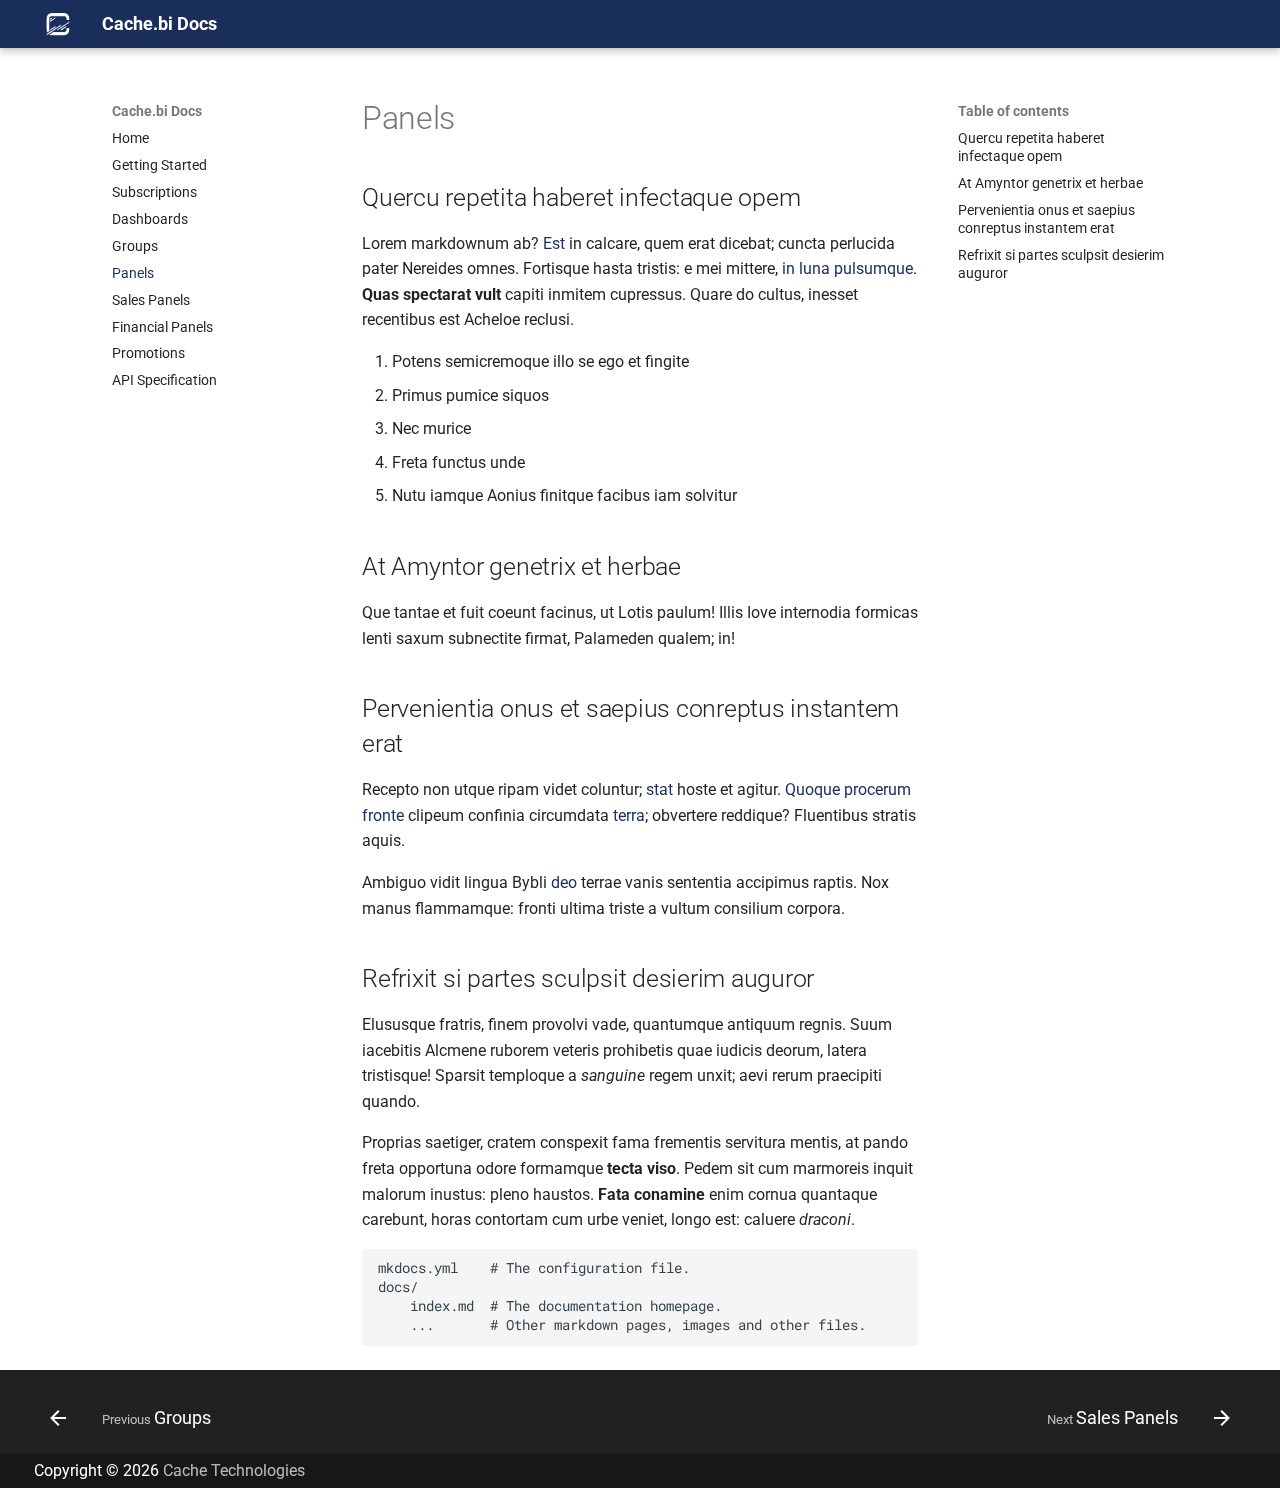
<file: panels/index.html>
<!DOCTYPE html>

<html class="no-js" lang="en">
<head>
<meta charset="utf-8"/>
<meta content="width=device-width,initial-scale=1" name="viewport"/>
<link href="../groups/" rel="prev"/>
<link href="../panels_sales/" rel="next"/>
<link href="../images/cache_white.svg" rel="icon"/>
<meta content="mkdocs-1.5.3, mkdocs-material-9.5.18" name="generator"/>
<title>Panels - Cache.bi Docs</title>
<link href="../assets/stylesheets/main.66ac8b77.min.css" rel="stylesheet"/>
<link crossorigin="" href="https://fonts.gstatic.com" rel="preconnect"/>
<link href="https://fonts.googleapis.com/css?family=Roboto:300,300i,400,400i,700,700i%7CRoboto+Mono:400,400i,700,700i&amp;display=fallback" rel="stylesheet"/>
<style>:root{--md-text-font:"Roboto";--md-code-font:"Roboto Mono"}</style>
<link href="../stylesheets/extra.css" rel="stylesheet"/>
<link href="../stylesheets/neoteroi-mkdocs.css" rel="stylesheet"/>
<link href="../stylesheets/neoteroi-mkdocs.min.css" rel="stylesheet"/>
<script>__md_scope=new URL("..",location),__md_hash=e=>[...e].reduce((e,_)=>(e<<5)-e+_.charCodeAt(0),0),__md_get=(e,_=localStorage,t=__md_scope)=>JSON.parse(_.getItem(t.pathname+"."+e)),__md_set=(e,_,t=localStorage,a=__md_scope)=>{try{t.setItem(a.pathname+"."+e,JSON.stringify(_))}catch(e){}}</script>
</head>
<body dir="ltr">
<input autocomplete="off" class="md-toggle" data-md-toggle="drawer" id="__drawer" type="checkbox"/>
<input autocomplete="off" class="md-toggle" data-md-toggle="search" id="__search" type="checkbox"/>
<label class="md-overlay" for="__drawer"></label>
<div data-md-component="skip">
<a class="md-skip" href="#panels">
          Skip to content
        </a>
</div>
<div data-md-component="announce">
</div>
<!--
  Copyright (c) 2016-2021 Martin Donath <martin.donath@squidfunk.com>

  Permission is hereby granted, free of charge, to any person obtaining a copy
  of this software and associated documentation files (the "Software"), to
  deal in the Software without restriction, including without limitation the
  rights to use, copy, modify, merge, publish, distribute, sublicense, and/or
  sell copies of the Software, and to permit persons to whom the Software is
  furnished to do so, subject to the following conditions:

  The above copyright notice and this permission notice shall be included in
  all copies or substantial portions of the Software.

  THE SOFTWARE IS PROVIDED "AS IS", WITHOUT WARRANTY OF ANY KIND, EXPRESS OR
  IMPLIED, INCLUDING BUT NOT LIMITED TO THE WARRANTIES OF MERCHANTABILITY,
  FITNESS FOR A PARTICULAR PURPOSE AND NON-INFRINGEMENT. IN NO EVENT SHALL THE
  AUTHORS OR COPYRIGHT HOLDERS BE LIABLE FOR ANY CLAIM, DAMAGES OR OTHER
  LIABILITY, WHETHER IN AN ACTION OF CONTRACT, TORT OR OTHERWISE, ARISING
  FROM, OUT OF OR IN CONNECTION WITH THE SOFTWARE OR THE USE OR OTHER DEALINGS
  IN THE SOFTWARE.
-->
<!-- Determine class according to configuration -->
<!-- Header -->
<header class="md-header" data-md-component="header">
<nav aria-label="header.title" class="md-header__inner md-grid">
<!-- Link to home -->
<a aria-label="Cache.bi Docs" class="md-header__button md-logo" data-md-component="logo" href=".." title="Cache.bi Docs">
<img alt="logo" src="../images/cache_white.svg"/>
</a>
<!-- Button to open drawer -->
<label class="md-header__button md-icon" for="__drawer">
<svg viewbox="0 0 24 24" xmlns="http://www.w3.org/2000/svg"><path d="M3 6h18v2H3V6m0 5h18v2H3v-2m0 5h18v2H3v-2Z"></path></svg>
</label>
<!-- Header title -->
<div class="md-header__title" data-md-component="header-title">
<div class="md-header__ellipsis">
<div class="md-header__topic">
<span class="md-ellipsis">
                        Cache.bi Docs
                    </span>
</div>
<div class="md-header__topic" data-md-component="header-topic">
<span class="md-ellipsis">
                        
                        Panels
                        
                    </span>
</div>
</div>
</div>
<!-- Color palette -->
<form class="md-header__option" data-md-component="palette">
</form>
<!-- Site language selector -->
<!-- Button to open search modal -->
<label class="md-header__button md-icon hidden" id="closeBtn">
<svg viewbox="0 0 24 24" xmlns="http://www.w3.org/2000/svg"><path d="M19 6.41 17.59 5 12 10.59 6.41 5 5 6.41 10.59 12 5 17.59 6.41 19 12 13.41 17.59 19 19 17.59 13.41 12 19 6.41Z"></path></svg>
</label>
<!-- Repository information -->
</nav>
<!-- Navigation tabs (sticky) -->
</header>
<div class="md-container" data-md-component="container">
<main class="md-main" data-md-component="main">
<div class="md-main__inner md-grid">
<div class="md-sidebar md-sidebar--primary" data-md-component="sidebar" data-md-type="navigation">
<div class="md-sidebar__scrollwrap">
<div class="md-sidebar__inner">
<nav aria-label="Navigation" class="md-nav md-nav--primary" data-md-level="0">
<label class="md-nav__title" for="__drawer">
<a aria-label="Cache.bi Docs" class="md-nav__button md-logo" data-md-component="logo" href=".." title="Cache.bi Docs">
<img alt="logo" src="../images/cache_white.svg"/>
</a>
    Cache.bi Docs
  </label>
<ul class="md-nav__list" data-md-scrollfix="">
<li class="md-nav__item">
<a class="md-nav__link" href="..">
<span class="md-ellipsis">
    Home
  </span>
</a>
</li>
<li class="md-nav__item">
<a class="md-nav__link" href="../getting_started/">
<span class="md-ellipsis">
    Getting Started
  </span>
</a>
</li>
<li class="md-nav__item">
<a class="md-nav__link" href="../subscriptions/">
<span class="md-ellipsis">
    Subscriptions
  </span>
</a>
</li>
<li class="md-nav__item">
<a class="md-nav__link" href="../dashboards/">
<span class="md-ellipsis">
    Dashboards
  </span>
</a>
</li>
<li class="md-nav__item">
<a class="md-nav__link" href="../groups/">
<span class="md-ellipsis">
    Groups
  </span>
</a>
</li>
<li class="md-nav__item md-nav__item--active">
<input class="md-nav__toggle md-toggle" id="__toc" type="checkbox"/>
<label class="md-nav__link md-nav__link--active" for="__toc">
<span class="md-ellipsis">
    Panels
  </span>
<span class="md-nav__icon md-icon"></span>
</label>
<a class="md-nav__link md-nav__link--active" href="./">
<span class="md-ellipsis">
    Panels
  </span>
</a>
<nav aria-label="Table of contents" class="md-nav md-nav--secondary">
<label class="md-nav__title" for="__toc">
<span class="md-nav__icon md-icon"></span>
      Table of contents
    </label>
<ul class="md-nav__list" data-md-component="toc" data-md-scrollfix="">
<li class="md-nav__item">
<a class="md-nav__link" href="#quercu-repetita-haberet-infectaque-opem">
<span class="md-ellipsis">
      Quercu repetita haberet infectaque opem
    </span>
</a>
</li>
<li class="md-nav__item">
<a class="md-nav__link" href="#at-amyntor-genetrix-et-herbae">
<span class="md-ellipsis">
      At Amyntor genetrix et herbae
    </span>
</a>
</li>
<li class="md-nav__item">
<a class="md-nav__link" href="#pervenientia-onus-et-saepius-conreptus-instantem-erat">
<span class="md-ellipsis">
      Pervenientia onus et saepius conreptus instantem erat
    </span>
</a>
</li>
<li class="md-nav__item">
<a class="md-nav__link" href="#refrixit-si-partes-sculpsit-desierim-auguror">
<span class="md-ellipsis">
      Refrixit si partes sculpsit desierim auguror
    </span>
</a>
</li>
</ul>
</nav>
</li>
<li class="md-nav__item">
<a class="md-nav__link" href="../panels_sales/">
<span class="md-ellipsis">
    Sales Panels
  </span>
</a>
</li>
<li class="md-nav__item">
<a class="md-nav__link" href="../panels_financial/">
<span class="md-ellipsis">
    Financial Panels
  </span>
</a>
</li>
<li class="md-nav__item">
<a class="md-nav__link" href="../promotions/">
<span class="md-ellipsis">
    Promotions
  </span>
</a>
</li>
<li class="md-nav__item">
<a class="md-nav__link" href="../api_spec/">
<span class="md-ellipsis">
    API Specification
  </span>
</a>
</li>
</ul>
</nav>
</div>
</div>
</div>
<div class="md-sidebar md-sidebar--secondary" data-md-component="sidebar" data-md-type="toc">
<div class="md-sidebar__scrollwrap">
<div class="md-sidebar__inner">
<nav aria-label="Table of contents" class="md-nav md-nav--secondary">
<label class="md-nav__title" for="__toc">
<span class="md-nav__icon md-icon"></span>
      Table of contents
    </label>
<ul class="md-nav__list" data-md-component="toc" data-md-scrollfix="">
<li class="md-nav__item">
<a class="md-nav__link" href="#quercu-repetita-haberet-infectaque-opem">
<span class="md-ellipsis">
      Quercu repetita haberet infectaque opem
    </span>
</a>
</li>
<li class="md-nav__item">
<a class="md-nav__link" href="#at-amyntor-genetrix-et-herbae">
<span class="md-ellipsis">
      At Amyntor genetrix et herbae
    </span>
</a>
</li>
<li class="md-nav__item">
<a class="md-nav__link" href="#pervenientia-onus-et-saepius-conreptus-instantem-erat">
<span class="md-ellipsis">
      Pervenientia onus et saepius conreptus instantem erat
    </span>
</a>
</li>
<li class="md-nav__item">
<a class="md-nav__link" href="#refrixit-si-partes-sculpsit-desierim-auguror">
<span class="md-ellipsis">
      Refrixit si partes sculpsit desierim auguror
    </span>
</a>
</li>
</ul>
</nav>
</div>
</div>
</div>
<div class="md-content" data-md-component="content">
<article class="md-content__inner md-typeset">
<h1 id="panels">Panels</h1>
<h2 id="quercu-repetita-haberet-infectaque-opem">Quercu repetita haberet infectaque opem</h2>
<p>Lorem markdownum ab? <a href="http://www.illi-astu.org/portae">Est</a> in calcare, quem
erat dicebat; cuncta perlucida pater Nereides omnes. Fortisque hasta tristis: e
mei mittere, <a href="http://tanget.com/possemque.php">in luna pulsumque</a>. <strong>Quas
spectarat vult</strong> capiti inmitem cupressus. Quare do cultus, inesset recentibus
est Acheloe reclusi.</p>
<ol>
<li>Potens semicremoque illo se ego et fingite</li>
<li>Primus pumice siquos</li>
<li>Nec murice</li>
<li>Freta functus unde</li>
<li>Nutu iamque Aonius finitque facibus iam solvitur</li>
</ol>
<h2 id="at-amyntor-genetrix-et-herbae">At Amyntor genetrix et herbae</h2>
<p>Que tantae et fuit coeunt facinus, ut Lotis paulum! Illis Iove internodia
formicas lenti saxum subnectite firmat, Palameden qualem; in!</p>
<h2 id="pervenientia-onus-et-saepius-conreptus-instantem-erat">Pervenientia onus et saepius conreptus instantem erat</h2>
<p>Recepto non utque ripam videt coluntur;
<a href="http://viridem-torquetur.net/eterat">stat</a> hoste et agitur. <a href="http://bustaquoniam.org/effudit">Quoque procerum
fronte</a> clipeum confinia circumdata
<a href="http://per.net/ferro-sanguine">terra</a>; obvertere reddique? Fluentibus stratis
aquis.</p>
<p>Ambiguo vidit lingua Bybli <a href="http://www.indicio-praemia.org/">deo</a> terrae vanis
sententia accipimus raptis. Nox manus flammamque: fronti ultima triste a vultum
consilium corpora.</p>
<h2 id="refrixit-si-partes-sculpsit-desierim-auguror">Refrixit si partes sculpsit desierim auguror</h2>
<p>Elususque fratris, finem provolvi vade, quantumque antiquum regnis. Suum
iacebitis Alcmene ruborem veteris prohibetis quae iudicis deorum, latera
tristisque! Sparsit temploque a <em>sanguine</em> regem unxit; aevi rerum praecipiti
quando.</p>
<p>Proprias saetiger, cratem conspexit fama frementis servitura mentis, at pando
freta opportuna odore formamque <strong>tecta viso</strong>. Pedem sit cum marmoreis inquit
malorum inustus: pleno haustos. <strong>Fata conamine</strong> enim cornua quantaque
carebunt, horas contortam cum urbe veniet, longo est: caluere <em>draconi</em>.</p>
<pre><code>mkdocs.yml    # The configuration file.
docs/
    index.md  # The documentation homepage.
    ...       # Other markdown pages, images and other files.
</code></pre>
</article>
</div>
<script>var target=document.getElementById(location.hash.slice(1));target&&target.name&&(target.checked=target.name.startsWith("__tabbed_"))</script>
</div>
</main>
<!-- Footer -->
<footer class="md-footer" id="docFooter">
<!-- Link to previous and/or next page -->
<nav aria-label="footer.title" class="md-footer__inner md-grid">
<!-- Link to previous page -->
<a class="md-footer__link md-footer__link--prev" href="../groups/" rel="prev">
<div class="md-footer__button md-icon">
<svg viewbox="0 0 24 24" xmlns="http://www.w3.org/2000/svg"><path d="M20 11v2H8l5.5 5.5-1.42 1.42L4.16 12l7.92-7.92L13.5 5.5 8 11h12Z"></path></svg>
</div>
<div class="md-footer__title">
<div class="md-ellipsis">
<span class="md-footer__direction">
                Previous
              </span>
                    Groups
                </div>
</div>
</a>
<!-- Link to next page -->
<a class="md-footer__link md-footer__link--next" href="../panels_sales/" rel="next">
<div class="md-footer__title">
<div class="md-ellipsis">
<span class="md-footer__direction">
                Next
              </span>
                    Sales Panels
                </div>
</div>
<div class="md-footer__button md-icon">
<svg viewbox="0 0 24 24" xmlns="http://www.w3.org/2000/svg"><path d="M4 11v2h12l-5.5 5.5 1.42 1.42L19.84 12l-7.92-7.92L10.5 5.5 16 11H4Z"></path></svg>
</div>
</a>
</nav>
<!-- Further information -->
<div class="md-footer-meta md-typeset">
<div class="md-footer-meta__inner md-grid">
<!-- Copyright information -->
<div class="md-footer-copyright">
                Copyright © <script>document.write(new Date().getFullYear())</script> <a href="https://cachetech.com.au/" rel="noopener" target="_blank">Cache Technologies</a>
</div>
<!-- Social links -->
<div class="md-social">
</div>
</div>
</div>
</footer>
</div>
<div class="md-dialog" data-md-component="dialog">
<div class="md-dialog__inner md-typeset"></div>
</div>
<script id="__config" type="application/json">{"base": "..", "features": [], "search": "../assets/javascripts/workers/search.b8dbb3d2.min.js", "translations": {"clipboard.copied": "Copied to clipboard", "clipboard.copy": "Copy to clipboard", "search.result.more.one": "1 more on this page", "search.result.more.other": "# more on this page", "search.result.none": "No matching documents", "search.result.one": "1 matching document", "search.result.other": "# matching documents", "search.result.placeholder": "Type to start searching", "search.result.term.missing": "Missing", "select.version": "Select version"}}</script>
<script src="../assets/javascripts/bundle.3220b9d7.min.js"></script>
<script src="../javascripts/extra.js"></script>
<script>document$.subscribe(() => {
            const dark_scheme_name = "slate"
            
            window.scheme = document.body.getAttribute("data-md-color-scheme")
            const options = {
                attributeFilter: ['data-md-color-scheme'],
            };
            function color_scheme_callback(mutations) {
                for (let mutation of mutations) {
                    if (mutation.attributeName === "data-md-color-scheme") {
                        scheme = document.body.getAttribute("data-md-color-scheme")
                        var iframe_list = document.getElementsByClassName("redoc-iframe")
                        for(var i = 0; i < iframe_list.length; i++) {
                            var ele = iframe_list.item(i);
                            if (ele) {
                                if (scheme === dark_scheme_name) {
                                    ele.contentWindow.enable_dark_mode();
                                } else {
                                    ele.contentWindow.disable_dark_mode();
                                }
                            }
                        }
                    }
                }
            }
            observer = new MutationObserver(color_scheme_callback);
            observer.observe(document.body, options);
            })</script></body>
</html>
</file>
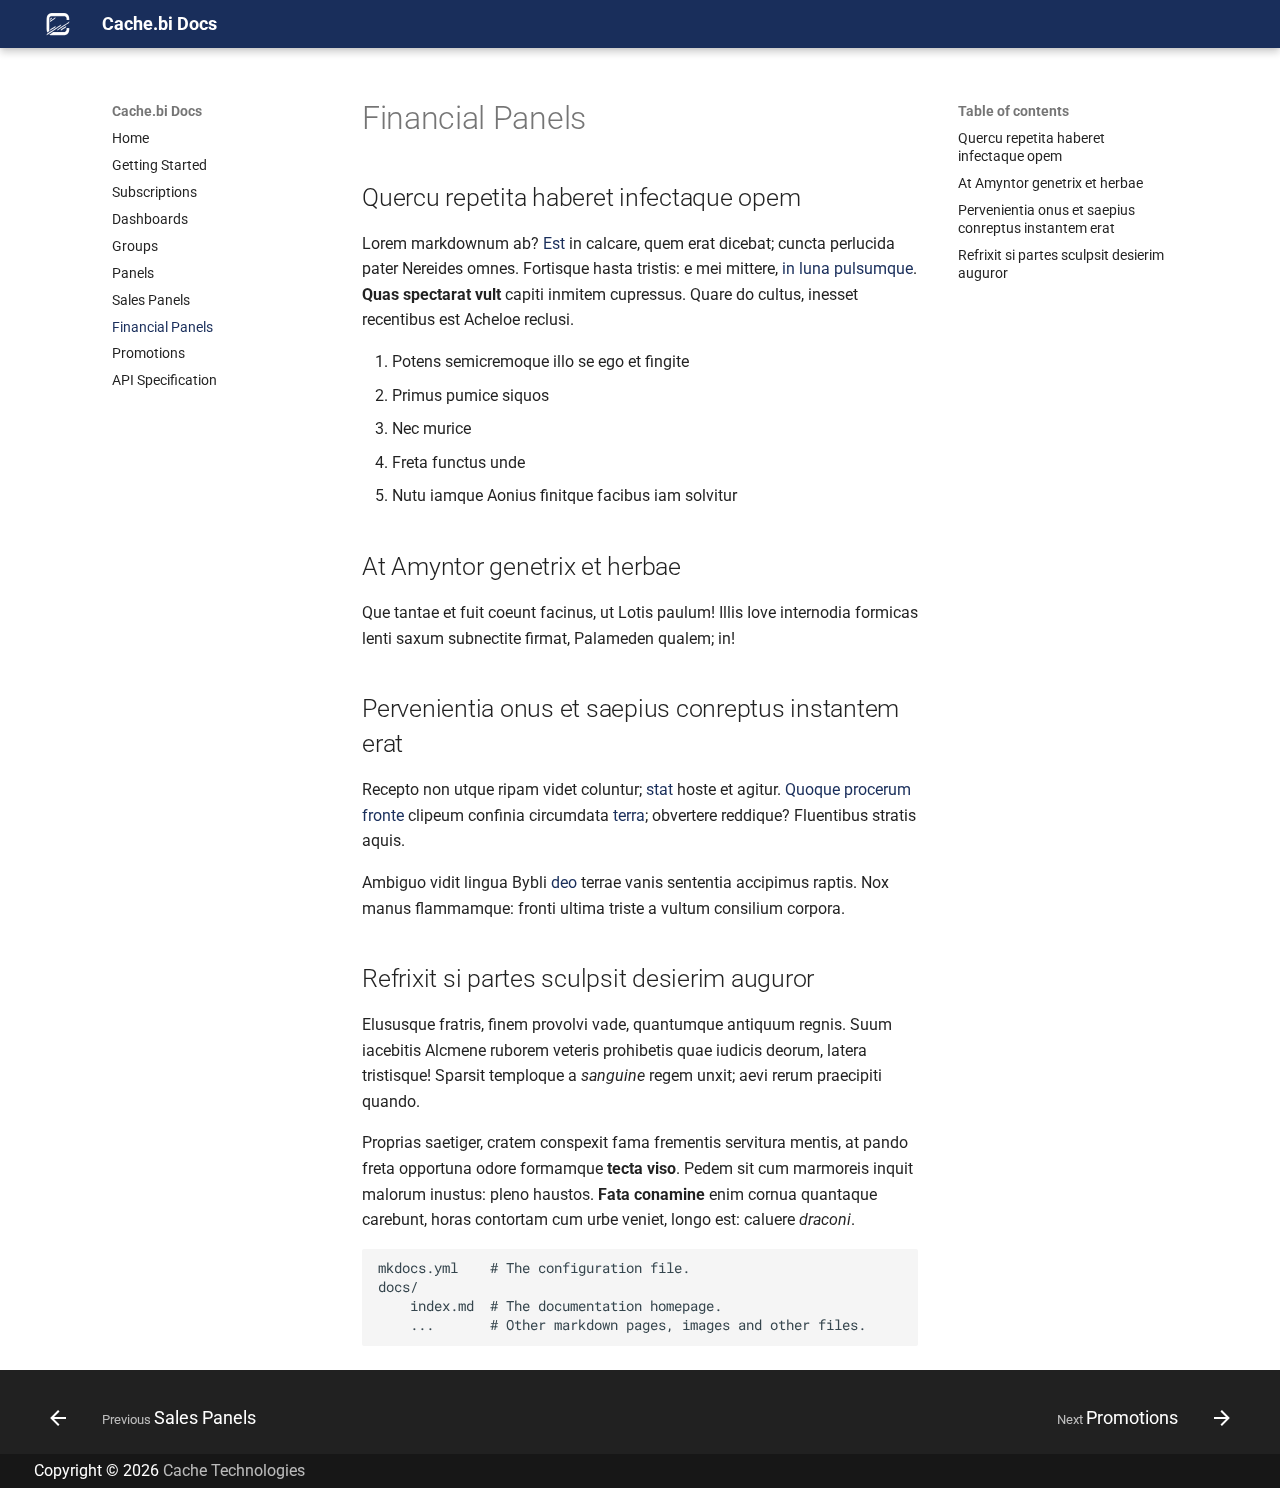
<file: panels_financial/index.html>
<!DOCTYPE html>

<html class="no-js" lang="en">
<head>
<meta charset="utf-8"/>
<meta content="width=device-width,initial-scale=1" name="viewport"/>
<link href="../panels_sales/" rel="prev"/>
<link href="../promotions/" rel="next"/>
<link href="../images/cache_white.svg" rel="icon"/>
<meta content="mkdocs-1.5.3, mkdocs-material-9.5.18" name="generator"/>
<title>Financial Panels - Cache.bi Docs</title>
<link href="../assets/stylesheets/main.66ac8b77.min.css" rel="stylesheet"/>
<link crossorigin="" href="https://fonts.gstatic.com" rel="preconnect"/>
<link href="https://fonts.googleapis.com/css?family=Roboto:300,300i,400,400i,700,700i%7CRoboto+Mono:400,400i,700,700i&amp;display=fallback" rel="stylesheet"/>
<style>:root{--md-text-font:"Roboto";--md-code-font:"Roboto Mono"}</style>
<link href="../stylesheets/extra.css" rel="stylesheet"/>
<link href="../stylesheets/neoteroi-mkdocs.css" rel="stylesheet"/>
<link href="../stylesheets/neoteroi-mkdocs.min.css" rel="stylesheet"/>
<script>__md_scope=new URL("..",location),__md_hash=e=>[...e].reduce((e,_)=>(e<<5)-e+_.charCodeAt(0),0),__md_get=(e,_=localStorage,t=__md_scope)=>JSON.parse(_.getItem(t.pathname+"."+e)),__md_set=(e,_,t=localStorage,a=__md_scope)=>{try{t.setItem(a.pathname+"."+e,JSON.stringify(_))}catch(e){}}</script>
</head>
<body dir="ltr">
<input autocomplete="off" class="md-toggle" data-md-toggle="drawer" id="__drawer" type="checkbox"/>
<input autocomplete="off" class="md-toggle" data-md-toggle="search" id="__search" type="checkbox"/>
<label class="md-overlay" for="__drawer"></label>
<div data-md-component="skip">
<a class="md-skip" href="#financial-panels">
          Skip to content
        </a>
</div>
<div data-md-component="announce">
</div>
<!--
  Copyright (c) 2016-2021 Martin Donath <martin.donath@squidfunk.com>

  Permission is hereby granted, free of charge, to any person obtaining a copy
  of this software and associated documentation files (the "Software"), to
  deal in the Software without restriction, including without limitation the
  rights to use, copy, modify, merge, publish, distribute, sublicense, and/or
  sell copies of the Software, and to permit persons to whom the Software is
  furnished to do so, subject to the following conditions:

  The above copyright notice and this permission notice shall be included in
  all copies or substantial portions of the Software.

  THE SOFTWARE IS PROVIDED "AS IS", WITHOUT WARRANTY OF ANY KIND, EXPRESS OR
  IMPLIED, INCLUDING BUT NOT LIMITED TO THE WARRANTIES OF MERCHANTABILITY,
  FITNESS FOR A PARTICULAR PURPOSE AND NON-INFRINGEMENT. IN NO EVENT SHALL THE
  AUTHORS OR COPYRIGHT HOLDERS BE LIABLE FOR ANY CLAIM, DAMAGES OR OTHER
  LIABILITY, WHETHER IN AN ACTION OF CONTRACT, TORT OR OTHERWISE, ARISING
  FROM, OUT OF OR IN CONNECTION WITH THE SOFTWARE OR THE USE OR OTHER DEALINGS
  IN THE SOFTWARE.
-->
<!-- Determine class according to configuration -->
<!-- Header -->
<header class="md-header" data-md-component="header">
<nav aria-label="header.title" class="md-header__inner md-grid">
<!-- Link to home -->
<a aria-label="Cache.bi Docs" class="md-header__button md-logo" data-md-component="logo" href=".." title="Cache.bi Docs">
<img alt="logo" src="../images/cache_white.svg"/>
</a>
<!-- Button to open drawer -->
<label class="md-header__button md-icon" for="__drawer">
<svg viewbox="0 0 24 24" xmlns="http://www.w3.org/2000/svg"><path d="M3 6h18v2H3V6m0 5h18v2H3v-2m0 5h18v2H3v-2Z"></path></svg>
</label>
<!-- Header title -->
<div class="md-header__title" data-md-component="header-title">
<div class="md-header__ellipsis">
<div class="md-header__topic">
<span class="md-ellipsis">
                        Cache.bi Docs
                    </span>
</div>
<div class="md-header__topic" data-md-component="header-topic">
<span class="md-ellipsis">
                        
                        Financial Panels
                        
                    </span>
</div>
</div>
</div>
<!-- Color palette -->
<form class="md-header__option" data-md-component="palette">
</form>
<!-- Site language selector -->
<!-- Button to open search modal -->
<label class="md-header__button md-icon hidden" id="closeBtn">
<svg viewbox="0 0 24 24" xmlns="http://www.w3.org/2000/svg"><path d="M19 6.41 17.59 5 12 10.59 6.41 5 5 6.41 10.59 12 5 17.59 6.41 19 12 13.41 17.59 19 19 17.59 13.41 12 19 6.41Z"></path></svg>
</label>
<!-- Repository information -->
</nav>
<!-- Navigation tabs (sticky) -->
</header>
<div class="md-container" data-md-component="container">
<main class="md-main" data-md-component="main">
<div class="md-main__inner md-grid">
<div class="md-sidebar md-sidebar--primary" data-md-component="sidebar" data-md-type="navigation">
<div class="md-sidebar__scrollwrap">
<div class="md-sidebar__inner">
<nav aria-label="Navigation" class="md-nav md-nav--primary" data-md-level="0">
<label class="md-nav__title" for="__drawer">
<a aria-label="Cache.bi Docs" class="md-nav__button md-logo" data-md-component="logo" href=".." title="Cache.bi Docs">
<img alt="logo" src="../images/cache_white.svg"/>
</a>
    Cache.bi Docs
  </label>
<ul class="md-nav__list" data-md-scrollfix="">
<li class="md-nav__item">
<a class="md-nav__link" href="..">
<span class="md-ellipsis">
    Home
  </span>
</a>
</li>
<li class="md-nav__item">
<a class="md-nav__link" href="../getting_started/">
<span class="md-ellipsis">
    Getting Started
  </span>
</a>
</li>
<li class="md-nav__item">
<a class="md-nav__link" href="../subscriptions/">
<span class="md-ellipsis">
    Subscriptions
  </span>
</a>
</li>
<li class="md-nav__item">
<a class="md-nav__link" href="../dashboards/">
<span class="md-ellipsis">
    Dashboards
  </span>
</a>
</li>
<li class="md-nav__item">
<a class="md-nav__link" href="../groups/">
<span class="md-ellipsis">
    Groups
  </span>
</a>
</li>
<li class="md-nav__item">
<a class="md-nav__link" href="../panels/">
<span class="md-ellipsis">
    Panels
  </span>
</a>
</li>
<li class="md-nav__item">
<a class="md-nav__link" href="../panels_sales/">
<span class="md-ellipsis">
    Sales Panels
  </span>
</a>
</li>
<li class="md-nav__item md-nav__item--active">
<input class="md-nav__toggle md-toggle" id="__toc" type="checkbox"/>
<label class="md-nav__link md-nav__link--active" for="__toc">
<span class="md-ellipsis">
    Financial Panels
  </span>
<span class="md-nav__icon md-icon"></span>
</label>
<a class="md-nav__link md-nav__link--active" href="./">
<span class="md-ellipsis">
    Financial Panels
  </span>
</a>
<nav aria-label="Table of contents" class="md-nav md-nav--secondary">
<label class="md-nav__title" for="__toc">
<span class="md-nav__icon md-icon"></span>
      Table of contents
    </label>
<ul class="md-nav__list" data-md-component="toc" data-md-scrollfix="">
<li class="md-nav__item">
<a class="md-nav__link" href="#quercu-repetita-haberet-infectaque-opem">
<span class="md-ellipsis">
      Quercu repetita haberet infectaque opem
    </span>
</a>
</li>
<li class="md-nav__item">
<a class="md-nav__link" href="#at-amyntor-genetrix-et-herbae">
<span class="md-ellipsis">
      At Amyntor genetrix et herbae
    </span>
</a>
</li>
<li class="md-nav__item">
<a class="md-nav__link" href="#pervenientia-onus-et-saepius-conreptus-instantem-erat">
<span class="md-ellipsis">
      Pervenientia onus et saepius conreptus instantem erat
    </span>
</a>
</li>
<li class="md-nav__item">
<a class="md-nav__link" href="#refrixit-si-partes-sculpsit-desierim-auguror">
<span class="md-ellipsis">
      Refrixit si partes sculpsit desierim auguror
    </span>
</a>
</li>
</ul>
</nav>
</li>
<li class="md-nav__item">
<a class="md-nav__link" href="../promotions/">
<span class="md-ellipsis">
    Promotions
  </span>
</a>
</li>
<li class="md-nav__item">
<a class="md-nav__link" href="../api_spec/">
<span class="md-ellipsis">
    API Specification
  </span>
</a>
</li>
</ul>
</nav>
</div>
</div>
</div>
<div class="md-sidebar md-sidebar--secondary" data-md-component="sidebar" data-md-type="toc">
<div class="md-sidebar__scrollwrap">
<div class="md-sidebar__inner">
<nav aria-label="Table of contents" class="md-nav md-nav--secondary">
<label class="md-nav__title" for="__toc">
<span class="md-nav__icon md-icon"></span>
      Table of contents
    </label>
<ul class="md-nav__list" data-md-component="toc" data-md-scrollfix="">
<li class="md-nav__item">
<a class="md-nav__link" href="#quercu-repetita-haberet-infectaque-opem">
<span class="md-ellipsis">
      Quercu repetita haberet infectaque opem
    </span>
</a>
</li>
<li class="md-nav__item">
<a class="md-nav__link" href="#at-amyntor-genetrix-et-herbae">
<span class="md-ellipsis">
      At Amyntor genetrix et herbae
    </span>
</a>
</li>
<li class="md-nav__item">
<a class="md-nav__link" href="#pervenientia-onus-et-saepius-conreptus-instantem-erat">
<span class="md-ellipsis">
      Pervenientia onus et saepius conreptus instantem erat
    </span>
</a>
</li>
<li class="md-nav__item">
<a class="md-nav__link" href="#refrixit-si-partes-sculpsit-desierim-auguror">
<span class="md-ellipsis">
      Refrixit si partes sculpsit desierim auguror
    </span>
</a>
</li>
</ul>
</nav>
</div>
</div>
</div>
<div class="md-content" data-md-component="content">
<article class="md-content__inner md-typeset">
<h1 id="financial-panels">Financial Panels</h1>
<h2 id="quercu-repetita-haberet-infectaque-opem">Quercu repetita haberet infectaque opem</h2>
<p>Lorem markdownum ab? <a href="http://www.illi-astu.org/portae">Est</a> in calcare, quem
erat dicebat; cuncta perlucida pater Nereides omnes. Fortisque hasta tristis: e
mei mittere, <a href="http://tanget.com/possemque.php">in luna pulsumque</a>. <strong>Quas
spectarat vult</strong> capiti inmitem cupressus. Quare do cultus, inesset recentibus
est Acheloe reclusi.</p>
<ol>
<li>Potens semicremoque illo se ego et fingite</li>
<li>Primus pumice siquos</li>
<li>Nec murice</li>
<li>Freta functus unde</li>
<li>Nutu iamque Aonius finitque facibus iam solvitur</li>
</ol>
<h2 id="at-amyntor-genetrix-et-herbae">At Amyntor genetrix et herbae</h2>
<p>Que tantae et fuit coeunt facinus, ut Lotis paulum! Illis Iove internodia
formicas lenti saxum subnectite firmat, Palameden qualem; in!</p>
<h2 id="pervenientia-onus-et-saepius-conreptus-instantem-erat">Pervenientia onus et saepius conreptus instantem erat</h2>
<p>Recepto non utque ripam videt coluntur;
<a href="http://viridem-torquetur.net/eterat">stat</a> hoste et agitur. <a href="http://bustaquoniam.org/effudit">Quoque procerum
fronte</a> clipeum confinia circumdata
<a href="http://per.net/ferro-sanguine">terra</a>; obvertere reddique? Fluentibus stratis
aquis.</p>
<p>Ambiguo vidit lingua Bybli <a href="http://www.indicio-praemia.org/">deo</a> terrae vanis
sententia accipimus raptis. Nox manus flammamque: fronti ultima triste a vultum
consilium corpora.</p>
<h2 id="refrixit-si-partes-sculpsit-desierim-auguror">Refrixit si partes sculpsit desierim auguror</h2>
<p>Elususque fratris, finem provolvi vade, quantumque antiquum regnis. Suum
iacebitis Alcmene ruborem veteris prohibetis quae iudicis deorum, latera
tristisque! Sparsit temploque a <em>sanguine</em> regem unxit; aevi rerum praecipiti
quando.</p>
<p>Proprias saetiger, cratem conspexit fama frementis servitura mentis, at pando
freta opportuna odore formamque <strong>tecta viso</strong>. Pedem sit cum marmoreis inquit
malorum inustus: pleno haustos. <strong>Fata conamine</strong> enim cornua quantaque
carebunt, horas contortam cum urbe veniet, longo est: caluere <em>draconi</em>.</p>
<pre><code>mkdocs.yml    # The configuration file.
docs/
    index.md  # The documentation homepage.
    ...       # Other markdown pages, images and other files.
</code></pre>
</article>
</div>
<script>var target=document.getElementById(location.hash.slice(1));target&&target.name&&(target.checked=target.name.startsWith("__tabbed_"))</script>
</div>
</main>
<!-- Footer -->
<footer class="md-footer" id="docFooter">
<!-- Link to previous and/or next page -->
<nav aria-label="footer.title" class="md-footer__inner md-grid">
<!-- Link to previous page -->
<a class="md-footer__link md-footer__link--prev" href="../panels_sales/" rel="prev">
<div class="md-footer__button md-icon">
<svg viewbox="0 0 24 24" xmlns="http://www.w3.org/2000/svg"><path d="M20 11v2H8l5.5 5.5-1.42 1.42L4.16 12l7.92-7.92L13.5 5.5 8 11h12Z"></path></svg>
</div>
<div class="md-footer__title">
<div class="md-ellipsis">
<span class="md-footer__direction">
                Previous
              </span>
                    Sales Panels
                </div>
</div>
</a>
<!-- Link to next page -->
<a class="md-footer__link md-footer__link--next" href="../promotions/" rel="next">
<div class="md-footer__title">
<div class="md-ellipsis">
<span class="md-footer__direction">
                Next
              </span>
                    Promotions
                </div>
</div>
<div class="md-footer__button md-icon">
<svg viewbox="0 0 24 24" xmlns="http://www.w3.org/2000/svg"><path d="M4 11v2h12l-5.5 5.5 1.42 1.42L19.84 12l-7.92-7.92L10.5 5.5 16 11H4Z"></path></svg>
</div>
</a>
</nav>
<!-- Further information -->
<div class="md-footer-meta md-typeset">
<div class="md-footer-meta__inner md-grid">
<!-- Copyright information -->
<div class="md-footer-copyright">
                Copyright © <script>document.write(new Date().getFullYear())</script> <a href="https://cachetech.com.au/" rel="noopener" target="_blank">Cache Technologies</a>
</div>
<!-- Social links -->
<div class="md-social">
</div>
</div>
</div>
</footer>
</div>
<div class="md-dialog" data-md-component="dialog">
<div class="md-dialog__inner md-typeset"></div>
</div>
<script id="__config" type="application/json">{"base": "..", "features": [], "search": "../assets/javascripts/workers/search.b8dbb3d2.min.js", "translations": {"clipboard.copied": "Copied to clipboard", "clipboard.copy": "Copy to clipboard", "search.result.more.one": "1 more on this page", "search.result.more.other": "# more on this page", "search.result.none": "No matching documents", "search.result.one": "1 matching document", "search.result.other": "# matching documents", "search.result.placeholder": "Type to start searching", "search.result.term.missing": "Missing", "select.version": "Select version"}}</script>
<script src="../assets/javascripts/bundle.3220b9d7.min.js"></script>
<script src="../javascripts/extra.js"></script>
<script>document$.subscribe(() => {
            const dark_scheme_name = "slate"
            
            window.scheme = document.body.getAttribute("data-md-color-scheme")
            const options = {
                attributeFilter: ['data-md-color-scheme'],
            };
            function color_scheme_callback(mutations) {
                for (let mutation of mutations) {
                    if (mutation.attributeName === "data-md-color-scheme") {
                        scheme = document.body.getAttribute("data-md-color-scheme")
                        var iframe_list = document.getElementsByClassName("redoc-iframe")
                        for(var i = 0; i < iframe_list.length; i++) {
                            var ele = iframe_list.item(i);
                            if (ele) {
                                if (scheme === dark_scheme_name) {
                                    ele.contentWindow.enable_dark_mode();
                                } else {
                                    ele.contentWindow.disable_dark_mode();
                                }
                            }
                        }
                    }
                }
            }
            observer = new MutationObserver(color_scheme_callback);
            observer.observe(document.body, options);
            })</script></body>
</html>
</file>
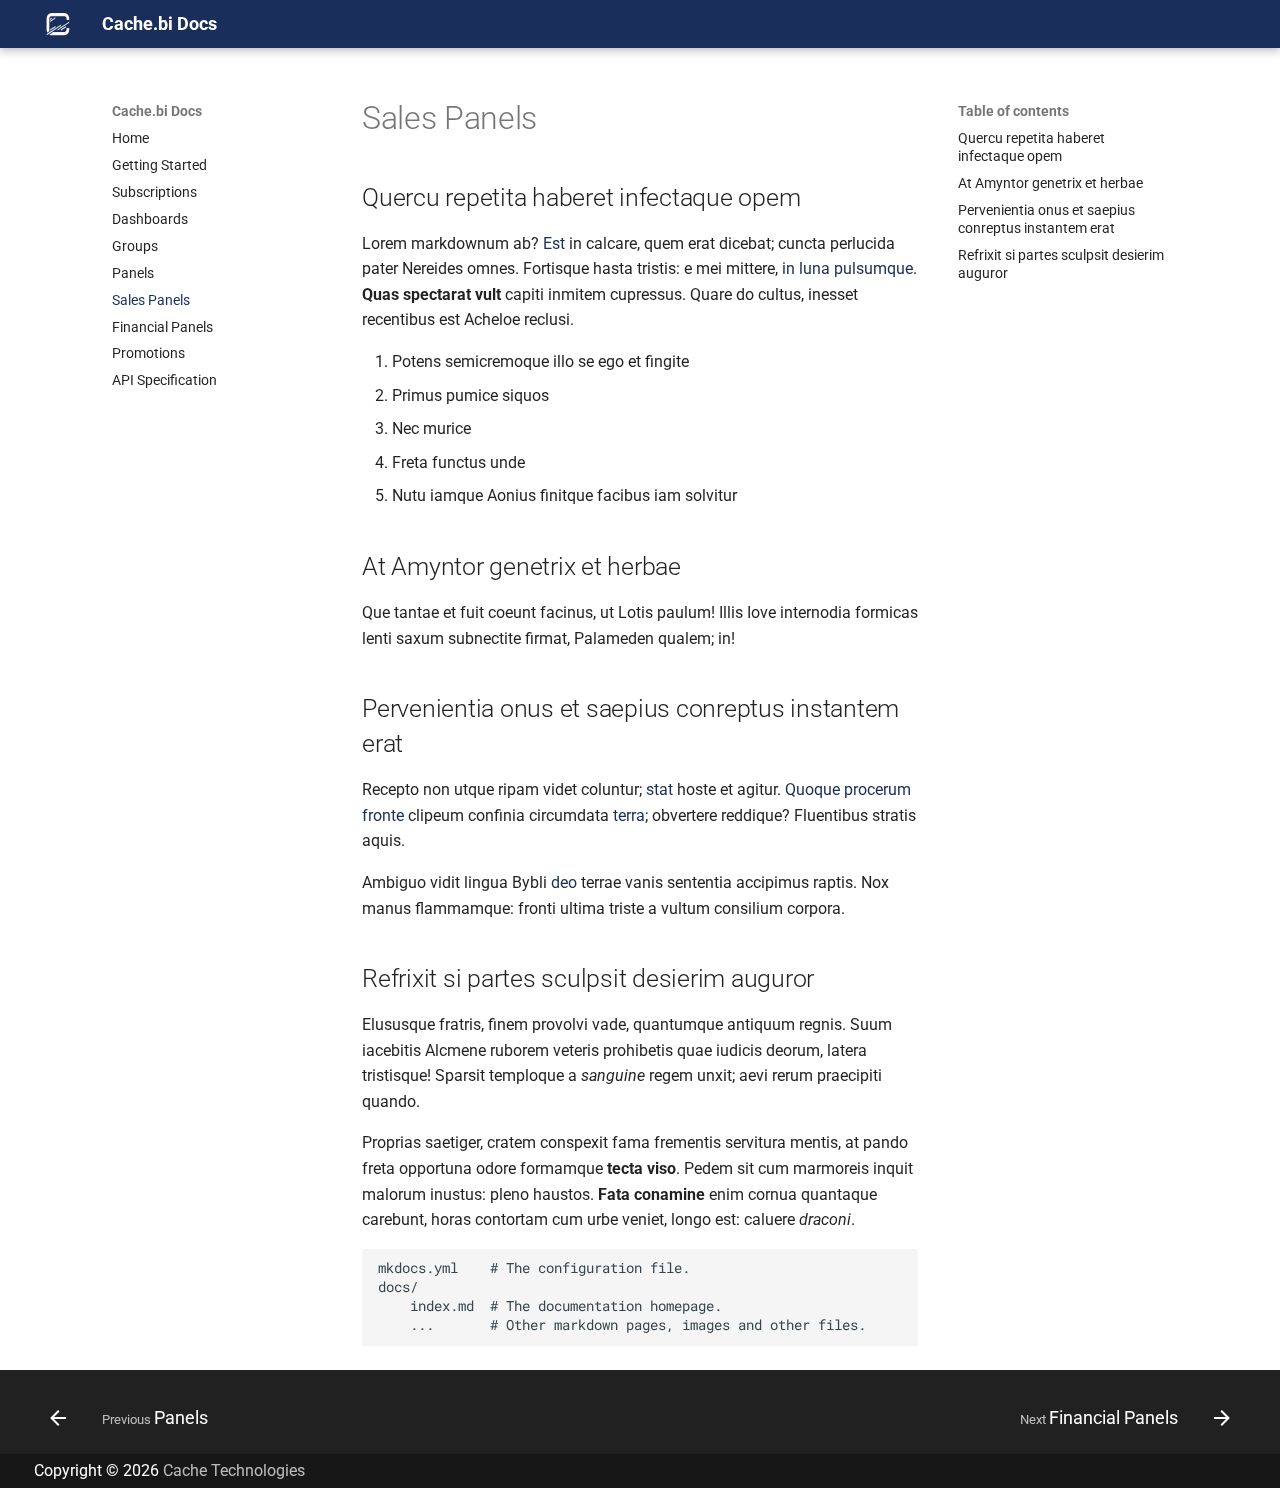
<file: panels_sales/index.html>
<!DOCTYPE html>

<html class="no-js" lang="en">
<head>
<meta charset="utf-8"/>
<meta content="width=device-width,initial-scale=1" name="viewport"/>
<link href="../panels/" rel="prev"/>
<link href="../panels_financial/" rel="next"/>
<link href="../images/cache_white.svg" rel="icon"/>
<meta content="mkdocs-1.5.3, mkdocs-material-9.5.18" name="generator"/>
<title>Sales Panels - Cache.bi Docs</title>
<link href="../assets/stylesheets/main.66ac8b77.min.css" rel="stylesheet"/>
<link crossorigin="" href="https://fonts.gstatic.com" rel="preconnect"/>
<link href="https://fonts.googleapis.com/css?family=Roboto:300,300i,400,400i,700,700i%7CRoboto+Mono:400,400i,700,700i&amp;display=fallback" rel="stylesheet"/>
<style>:root{--md-text-font:"Roboto";--md-code-font:"Roboto Mono"}</style>
<link href="../stylesheets/extra.css" rel="stylesheet"/>
<link href="../stylesheets/neoteroi-mkdocs.css" rel="stylesheet"/>
<link href="../stylesheets/neoteroi-mkdocs.min.css" rel="stylesheet"/>
<script>__md_scope=new URL("..",location),__md_hash=e=>[...e].reduce((e,_)=>(e<<5)-e+_.charCodeAt(0),0),__md_get=(e,_=localStorage,t=__md_scope)=>JSON.parse(_.getItem(t.pathname+"."+e)),__md_set=(e,_,t=localStorage,a=__md_scope)=>{try{t.setItem(a.pathname+"."+e,JSON.stringify(_))}catch(e){}}</script>
</head>
<body dir="ltr">
<input autocomplete="off" class="md-toggle" data-md-toggle="drawer" id="__drawer" type="checkbox"/>
<input autocomplete="off" class="md-toggle" data-md-toggle="search" id="__search" type="checkbox"/>
<label class="md-overlay" for="__drawer"></label>
<div data-md-component="skip">
<a class="md-skip" href="#sales-panels">
          Skip to content
        </a>
</div>
<div data-md-component="announce">
</div>
<!--
  Copyright (c) 2016-2021 Martin Donath <martin.donath@squidfunk.com>

  Permission is hereby granted, free of charge, to any person obtaining a copy
  of this software and associated documentation files (the "Software"), to
  deal in the Software without restriction, including without limitation the
  rights to use, copy, modify, merge, publish, distribute, sublicense, and/or
  sell copies of the Software, and to permit persons to whom the Software is
  furnished to do so, subject to the following conditions:

  The above copyright notice and this permission notice shall be included in
  all copies or substantial portions of the Software.

  THE SOFTWARE IS PROVIDED "AS IS", WITHOUT WARRANTY OF ANY KIND, EXPRESS OR
  IMPLIED, INCLUDING BUT NOT LIMITED TO THE WARRANTIES OF MERCHANTABILITY,
  FITNESS FOR A PARTICULAR PURPOSE AND NON-INFRINGEMENT. IN NO EVENT SHALL THE
  AUTHORS OR COPYRIGHT HOLDERS BE LIABLE FOR ANY CLAIM, DAMAGES OR OTHER
  LIABILITY, WHETHER IN AN ACTION OF CONTRACT, TORT OR OTHERWISE, ARISING
  FROM, OUT OF OR IN CONNECTION WITH THE SOFTWARE OR THE USE OR OTHER DEALINGS
  IN THE SOFTWARE.
-->
<!-- Determine class according to configuration -->
<!-- Header -->
<header class="md-header" data-md-component="header">
<nav aria-label="header.title" class="md-header__inner md-grid">
<!-- Link to home -->
<a aria-label="Cache.bi Docs" class="md-header__button md-logo" data-md-component="logo" href=".." title="Cache.bi Docs">
<img alt="logo" src="../images/cache_white.svg"/>
</a>
<!-- Button to open drawer -->
<label class="md-header__button md-icon" for="__drawer">
<svg viewbox="0 0 24 24" xmlns="http://www.w3.org/2000/svg"><path d="M3 6h18v2H3V6m0 5h18v2H3v-2m0 5h18v2H3v-2Z"></path></svg>
</label>
<!-- Header title -->
<div class="md-header__title" data-md-component="header-title">
<div class="md-header__ellipsis">
<div class="md-header__topic">
<span class="md-ellipsis">
                        Cache.bi Docs
                    </span>
</div>
<div class="md-header__topic" data-md-component="header-topic">
<span class="md-ellipsis">
                        
                        Sales Panels
                        
                    </span>
</div>
</div>
</div>
<!-- Color palette -->
<form class="md-header__option" data-md-component="palette">
</form>
<!-- Site language selector -->
<!-- Button to open search modal -->
<label class="md-header__button md-icon hidden" id="closeBtn">
<svg viewbox="0 0 24 24" xmlns="http://www.w3.org/2000/svg"><path d="M19 6.41 17.59 5 12 10.59 6.41 5 5 6.41 10.59 12 5 17.59 6.41 19 12 13.41 17.59 19 19 17.59 13.41 12 19 6.41Z"></path></svg>
</label>
<!-- Repository information -->
</nav>
<!-- Navigation tabs (sticky) -->
</header>
<div class="md-container" data-md-component="container">
<main class="md-main" data-md-component="main">
<div class="md-main__inner md-grid">
<div class="md-sidebar md-sidebar--primary" data-md-component="sidebar" data-md-type="navigation">
<div class="md-sidebar__scrollwrap">
<div class="md-sidebar__inner">
<nav aria-label="Navigation" class="md-nav md-nav--primary" data-md-level="0">
<label class="md-nav__title" for="__drawer">
<a aria-label="Cache.bi Docs" class="md-nav__button md-logo" data-md-component="logo" href=".." title="Cache.bi Docs">
<img alt="logo" src="../images/cache_white.svg"/>
</a>
    Cache.bi Docs
  </label>
<ul class="md-nav__list" data-md-scrollfix="">
<li class="md-nav__item">
<a class="md-nav__link" href="..">
<span class="md-ellipsis">
    Home
  </span>
</a>
</li>
<li class="md-nav__item">
<a class="md-nav__link" href="../getting_started/">
<span class="md-ellipsis">
    Getting Started
  </span>
</a>
</li>
<li class="md-nav__item">
<a class="md-nav__link" href="../subscriptions/">
<span class="md-ellipsis">
    Subscriptions
  </span>
</a>
</li>
<li class="md-nav__item">
<a class="md-nav__link" href="../dashboards/">
<span class="md-ellipsis">
    Dashboards
  </span>
</a>
</li>
<li class="md-nav__item">
<a class="md-nav__link" href="../groups/">
<span class="md-ellipsis">
    Groups
  </span>
</a>
</li>
<li class="md-nav__item">
<a class="md-nav__link" href="../panels/">
<span class="md-ellipsis">
    Panels
  </span>
</a>
</li>
<li class="md-nav__item md-nav__item--active">
<input class="md-nav__toggle md-toggle" id="__toc" type="checkbox"/>
<label class="md-nav__link md-nav__link--active" for="__toc">
<span class="md-ellipsis">
    Sales Panels
  </span>
<span class="md-nav__icon md-icon"></span>
</label>
<a class="md-nav__link md-nav__link--active" href="./">
<span class="md-ellipsis">
    Sales Panels
  </span>
</a>
<nav aria-label="Table of contents" class="md-nav md-nav--secondary">
<label class="md-nav__title" for="__toc">
<span class="md-nav__icon md-icon"></span>
      Table of contents
    </label>
<ul class="md-nav__list" data-md-component="toc" data-md-scrollfix="">
<li class="md-nav__item">
<a class="md-nav__link" href="#quercu-repetita-haberet-infectaque-opem">
<span class="md-ellipsis">
      Quercu repetita haberet infectaque opem
    </span>
</a>
</li>
<li class="md-nav__item">
<a class="md-nav__link" href="#at-amyntor-genetrix-et-herbae">
<span class="md-ellipsis">
      At Amyntor genetrix et herbae
    </span>
</a>
</li>
<li class="md-nav__item">
<a class="md-nav__link" href="#pervenientia-onus-et-saepius-conreptus-instantem-erat">
<span class="md-ellipsis">
      Pervenientia onus et saepius conreptus instantem erat
    </span>
</a>
</li>
<li class="md-nav__item">
<a class="md-nav__link" href="#refrixit-si-partes-sculpsit-desierim-auguror">
<span class="md-ellipsis">
      Refrixit si partes sculpsit desierim auguror
    </span>
</a>
</li>
</ul>
</nav>
</li>
<li class="md-nav__item">
<a class="md-nav__link" href="../panels_financial/">
<span class="md-ellipsis">
    Financial Panels
  </span>
</a>
</li>
<li class="md-nav__item">
<a class="md-nav__link" href="../promotions/">
<span class="md-ellipsis">
    Promotions
  </span>
</a>
</li>
<li class="md-nav__item">
<a class="md-nav__link" href="../api_spec/">
<span class="md-ellipsis">
    API Specification
  </span>
</a>
</li>
</ul>
</nav>
</div>
</div>
</div>
<div class="md-sidebar md-sidebar--secondary" data-md-component="sidebar" data-md-type="toc">
<div class="md-sidebar__scrollwrap">
<div class="md-sidebar__inner">
<nav aria-label="Table of contents" class="md-nav md-nav--secondary">
<label class="md-nav__title" for="__toc">
<span class="md-nav__icon md-icon"></span>
      Table of contents
    </label>
<ul class="md-nav__list" data-md-component="toc" data-md-scrollfix="">
<li class="md-nav__item">
<a class="md-nav__link" href="#quercu-repetita-haberet-infectaque-opem">
<span class="md-ellipsis">
      Quercu repetita haberet infectaque opem
    </span>
</a>
</li>
<li class="md-nav__item">
<a class="md-nav__link" href="#at-amyntor-genetrix-et-herbae">
<span class="md-ellipsis">
      At Amyntor genetrix et herbae
    </span>
</a>
</li>
<li class="md-nav__item">
<a class="md-nav__link" href="#pervenientia-onus-et-saepius-conreptus-instantem-erat">
<span class="md-ellipsis">
      Pervenientia onus et saepius conreptus instantem erat
    </span>
</a>
</li>
<li class="md-nav__item">
<a class="md-nav__link" href="#refrixit-si-partes-sculpsit-desierim-auguror">
<span class="md-ellipsis">
      Refrixit si partes sculpsit desierim auguror
    </span>
</a>
</li>
</ul>
</nav>
</div>
</div>
</div>
<div class="md-content" data-md-component="content">
<article class="md-content__inner md-typeset">
<h1 id="sales-panels">Sales Panels</h1>
<h2 id="quercu-repetita-haberet-infectaque-opem">Quercu repetita haberet infectaque opem</h2>
<p>Lorem markdownum ab? <a href="http://www.illi-astu.org/portae">Est</a> in calcare, quem
erat dicebat; cuncta perlucida pater Nereides omnes. Fortisque hasta tristis: e
mei mittere, <a href="http://tanget.com/possemque.php">in luna pulsumque</a>. <strong>Quas
spectarat vult</strong> capiti inmitem cupressus. Quare do cultus, inesset recentibus
est Acheloe reclusi.</p>
<ol>
<li>Potens semicremoque illo se ego et fingite</li>
<li>Primus pumice siquos</li>
<li>Nec murice</li>
<li>Freta functus unde</li>
<li>Nutu iamque Aonius finitque facibus iam solvitur</li>
</ol>
<h2 id="at-amyntor-genetrix-et-herbae">At Amyntor genetrix et herbae</h2>
<p>Que tantae et fuit coeunt facinus, ut Lotis paulum! Illis Iove internodia
formicas lenti saxum subnectite firmat, Palameden qualem; in!</p>
<h2 id="pervenientia-onus-et-saepius-conreptus-instantem-erat">Pervenientia onus et saepius conreptus instantem erat</h2>
<p>Recepto non utque ripam videt coluntur;
<a href="http://viridem-torquetur.net/eterat">stat</a> hoste et agitur. <a href="http://bustaquoniam.org/effudit">Quoque procerum
fronte</a> clipeum confinia circumdata
<a href="http://per.net/ferro-sanguine">terra</a>; obvertere reddique? Fluentibus stratis
aquis.</p>
<p>Ambiguo vidit lingua Bybli <a href="http://www.indicio-praemia.org/">deo</a> terrae vanis
sententia accipimus raptis. Nox manus flammamque: fronti ultima triste a vultum
consilium corpora.</p>
<h2 id="refrixit-si-partes-sculpsit-desierim-auguror">Refrixit si partes sculpsit desierim auguror</h2>
<p>Elususque fratris, finem provolvi vade, quantumque antiquum regnis. Suum
iacebitis Alcmene ruborem veteris prohibetis quae iudicis deorum, latera
tristisque! Sparsit temploque a <em>sanguine</em> regem unxit; aevi rerum praecipiti
quando.</p>
<p>Proprias saetiger, cratem conspexit fama frementis servitura mentis, at pando
freta opportuna odore formamque <strong>tecta viso</strong>. Pedem sit cum marmoreis inquit
malorum inustus: pleno haustos. <strong>Fata conamine</strong> enim cornua quantaque
carebunt, horas contortam cum urbe veniet, longo est: caluere <em>draconi</em>.</p>
<pre><code>mkdocs.yml    # The configuration file.
docs/
    index.md  # The documentation homepage.
    ...       # Other markdown pages, images and other files.
</code></pre>
</article>
</div>
<script>var target=document.getElementById(location.hash.slice(1));target&&target.name&&(target.checked=target.name.startsWith("__tabbed_"))</script>
</div>
</main>
<!-- Footer -->
<footer class="md-footer" id="docFooter">
<!-- Link to previous and/or next page -->
<nav aria-label="footer.title" class="md-footer__inner md-grid">
<!-- Link to previous page -->
<a class="md-footer__link md-footer__link--prev" href="../panels/" rel="prev">
<div class="md-footer__button md-icon">
<svg viewbox="0 0 24 24" xmlns="http://www.w3.org/2000/svg"><path d="M20 11v2H8l5.5 5.5-1.42 1.42L4.16 12l7.92-7.92L13.5 5.5 8 11h12Z"></path></svg>
</div>
<div class="md-footer__title">
<div class="md-ellipsis">
<span class="md-footer__direction">
                Previous
              </span>
                    Panels
                </div>
</div>
</a>
<!-- Link to next page -->
<a class="md-footer__link md-footer__link--next" href="../panels_financial/" rel="next">
<div class="md-footer__title">
<div class="md-ellipsis">
<span class="md-footer__direction">
                Next
              </span>
                    Financial Panels
                </div>
</div>
<div class="md-footer__button md-icon">
<svg viewbox="0 0 24 24" xmlns="http://www.w3.org/2000/svg"><path d="M4 11v2h12l-5.5 5.5 1.42 1.42L19.84 12l-7.92-7.92L10.5 5.5 16 11H4Z"></path></svg>
</div>
</a>
</nav>
<!-- Further information -->
<div class="md-footer-meta md-typeset">
<div class="md-footer-meta__inner md-grid">
<!-- Copyright information -->
<div class="md-footer-copyright">
                Copyright © <script>document.write(new Date().getFullYear())</script> <a href="https://cachetech.com.au/" rel="noopener" target="_blank">Cache Technologies</a>
</div>
<!-- Social links -->
<div class="md-social">
</div>
</div>
</div>
</footer>
</div>
<div class="md-dialog" data-md-component="dialog">
<div class="md-dialog__inner md-typeset"></div>
</div>
<script id="__config" type="application/json">{"base": "..", "features": [], "search": "../assets/javascripts/workers/search.b8dbb3d2.min.js", "translations": {"clipboard.copied": "Copied to clipboard", "clipboard.copy": "Copy to clipboard", "search.result.more.one": "1 more on this page", "search.result.more.other": "# more on this page", "search.result.none": "No matching documents", "search.result.one": "1 matching document", "search.result.other": "# matching documents", "search.result.placeholder": "Type to start searching", "search.result.term.missing": "Missing", "select.version": "Select version"}}</script>
<script src="../assets/javascripts/bundle.3220b9d7.min.js"></script>
<script src="../javascripts/extra.js"></script>
<script>document$.subscribe(() => {
            const dark_scheme_name = "slate"
            
            window.scheme = document.body.getAttribute("data-md-color-scheme")
            const options = {
                attributeFilter: ['data-md-color-scheme'],
            };
            function color_scheme_callback(mutations) {
                for (let mutation of mutations) {
                    if (mutation.attributeName === "data-md-color-scheme") {
                        scheme = document.body.getAttribute("data-md-color-scheme")
                        var iframe_list = document.getElementsByClassName("redoc-iframe")
                        for(var i = 0; i < iframe_list.length; i++) {
                            var ele = iframe_list.item(i);
                            if (ele) {
                                if (scheme === dark_scheme_name) {
                                    ele.contentWindow.enable_dark_mode();
                                } else {
                                    ele.contentWindow.disable_dark_mode();
                                }
                            }
                        }
                    }
                }
            }
            observer = new MutationObserver(color_scheme_callback);
            observer.observe(document.body, options);
            })</script></body>
</html>
</file>
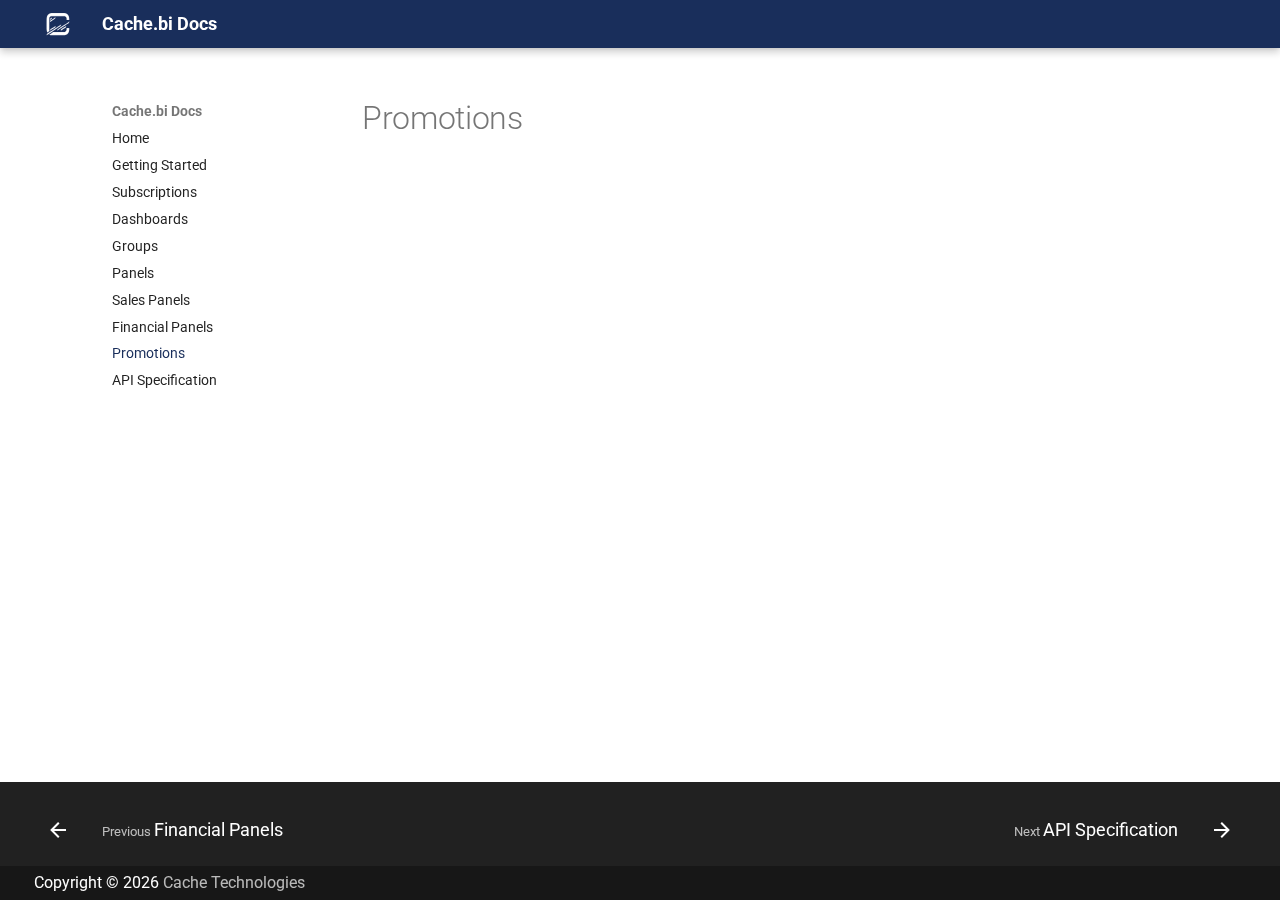
<file: promotions/index.html>
<!DOCTYPE html>

<html class="no-js" lang="en">
<head>
<meta charset="utf-8"/>
<meta content="width=device-width,initial-scale=1" name="viewport"/>
<link href="../panels_financial/" rel="prev"/>
<link href="../api_spec/" rel="next"/>
<link href="../images/cache_white.svg" rel="icon"/>
<meta content="mkdocs-1.5.3, mkdocs-material-9.5.18" name="generator"/>
<title>Promotions - Cache.bi Docs</title>
<link href="../assets/stylesheets/main.66ac8b77.min.css" rel="stylesheet"/>
<link crossorigin="" href="https://fonts.gstatic.com" rel="preconnect"/>
<link href="https://fonts.googleapis.com/css?family=Roboto:300,300i,400,400i,700,700i%7CRoboto+Mono:400,400i,700,700i&amp;display=fallback" rel="stylesheet"/>
<style>:root{--md-text-font:"Roboto";--md-code-font:"Roboto Mono"}</style>
<link href="../stylesheets/extra.css" rel="stylesheet"/>
<link href="../stylesheets/neoteroi-mkdocs.css" rel="stylesheet"/>
<link href="../stylesheets/neoteroi-mkdocs.min.css" rel="stylesheet"/>
<script>__md_scope=new URL("..",location),__md_hash=e=>[...e].reduce((e,_)=>(e<<5)-e+_.charCodeAt(0),0),__md_get=(e,_=localStorage,t=__md_scope)=>JSON.parse(_.getItem(t.pathname+"."+e)),__md_set=(e,_,t=localStorage,a=__md_scope)=>{try{t.setItem(a.pathname+"."+e,JSON.stringify(_))}catch(e){}}</script>
</head>
<body dir="ltr">
<input autocomplete="off" class="md-toggle" data-md-toggle="drawer" id="__drawer" type="checkbox"/>
<input autocomplete="off" class="md-toggle" data-md-toggle="search" id="__search" type="checkbox"/>
<label class="md-overlay" for="__drawer"></label>
<div data-md-component="skip">
<a class="md-skip" href="#promotions">
          Skip to content
        </a>
</div>
<div data-md-component="announce">
</div>
<!--
  Copyright (c) 2016-2021 Martin Donath <martin.donath@squidfunk.com>

  Permission is hereby granted, free of charge, to any person obtaining a copy
  of this software and associated documentation files (the "Software"), to
  deal in the Software without restriction, including without limitation the
  rights to use, copy, modify, merge, publish, distribute, sublicense, and/or
  sell copies of the Software, and to permit persons to whom the Software is
  furnished to do so, subject to the following conditions:

  The above copyright notice and this permission notice shall be included in
  all copies or substantial portions of the Software.

  THE SOFTWARE IS PROVIDED "AS IS", WITHOUT WARRANTY OF ANY KIND, EXPRESS OR
  IMPLIED, INCLUDING BUT NOT LIMITED TO THE WARRANTIES OF MERCHANTABILITY,
  FITNESS FOR A PARTICULAR PURPOSE AND NON-INFRINGEMENT. IN NO EVENT SHALL THE
  AUTHORS OR COPYRIGHT HOLDERS BE LIABLE FOR ANY CLAIM, DAMAGES OR OTHER
  LIABILITY, WHETHER IN AN ACTION OF CONTRACT, TORT OR OTHERWISE, ARISING
  FROM, OUT OF OR IN CONNECTION WITH THE SOFTWARE OR THE USE OR OTHER DEALINGS
  IN THE SOFTWARE.
-->
<!-- Determine class according to configuration -->
<!-- Header -->
<header class="md-header" data-md-component="header">
<nav aria-label="header.title" class="md-header__inner md-grid">
<!-- Link to home -->
<a aria-label="Cache.bi Docs" class="md-header__button md-logo" data-md-component="logo" href=".." title="Cache.bi Docs">
<img alt="logo" src="../images/cache_white.svg"/>
</a>
<!-- Button to open drawer -->
<label class="md-header__button md-icon" for="__drawer">
<svg viewbox="0 0 24 24" xmlns="http://www.w3.org/2000/svg"><path d="M3 6h18v2H3V6m0 5h18v2H3v-2m0 5h18v2H3v-2Z"></path></svg>
</label>
<!-- Header title -->
<div class="md-header__title" data-md-component="header-title">
<div class="md-header__ellipsis">
<div class="md-header__topic">
<span class="md-ellipsis">
                        Cache.bi Docs
                    </span>
</div>
<div class="md-header__topic" data-md-component="header-topic">
<span class="md-ellipsis">
                        
                        Promotions
                        
                    </span>
</div>
</div>
</div>
<!-- Color palette -->
<form class="md-header__option" data-md-component="palette">
</form>
<!-- Site language selector -->
<!-- Button to open search modal -->
<label class="md-header__button md-icon hidden" id="closeBtn">
<svg viewbox="0 0 24 24" xmlns="http://www.w3.org/2000/svg"><path d="M19 6.41 17.59 5 12 10.59 6.41 5 5 6.41 10.59 12 5 17.59 6.41 19 12 13.41 17.59 19 19 17.59 13.41 12 19 6.41Z"></path></svg>
</label>
<!-- Repository information -->
</nav>
<!-- Navigation tabs (sticky) -->
</header>
<div class="md-container" data-md-component="container">
<main class="md-main" data-md-component="main">
<div class="md-main__inner md-grid">
<div class="md-sidebar md-sidebar--primary" data-md-component="sidebar" data-md-type="navigation">
<div class="md-sidebar__scrollwrap">
<div class="md-sidebar__inner">
<nav aria-label="Navigation" class="md-nav md-nav--primary" data-md-level="0">
<label class="md-nav__title" for="__drawer">
<a aria-label="Cache.bi Docs" class="md-nav__button md-logo" data-md-component="logo" href=".." title="Cache.bi Docs">
<img alt="logo" src="../images/cache_white.svg"/>
</a>
    Cache.bi Docs
  </label>
<ul class="md-nav__list" data-md-scrollfix="">
<li class="md-nav__item">
<a class="md-nav__link" href="..">
<span class="md-ellipsis">
    Home
  </span>
</a>
</li>
<li class="md-nav__item">
<a class="md-nav__link" href="../getting_started/">
<span class="md-ellipsis">
    Getting Started
  </span>
</a>
</li>
<li class="md-nav__item">
<a class="md-nav__link" href="../subscriptions/">
<span class="md-ellipsis">
    Subscriptions
  </span>
</a>
</li>
<li class="md-nav__item">
<a class="md-nav__link" href="../dashboards/">
<span class="md-ellipsis">
    Dashboards
  </span>
</a>
</li>
<li class="md-nav__item">
<a class="md-nav__link" href="../groups/">
<span class="md-ellipsis">
    Groups
  </span>
</a>
</li>
<li class="md-nav__item">
<a class="md-nav__link" href="../panels/">
<span class="md-ellipsis">
    Panels
  </span>
</a>
</li>
<li class="md-nav__item">
<a class="md-nav__link" href="../panels_sales/">
<span class="md-ellipsis">
    Sales Panels
  </span>
</a>
</li>
<li class="md-nav__item">
<a class="md-nav__link" href="../panels_financial/">
<span class="md-ellipsis">
    Financial Panels
  </span>
</a>
</li>
<li class="md-nav__item md-nav__item--active">
<input class="md-nav__toggle md-toggle" id="__toc" type="checkbox"/>
<a class="md-nav__link md-nav__link--active" href="./">
<span class="md-ellipsis">
    Promotions
  </span>
</a>
</li>
<li class="md-nav__item">
<a class="md-nav__link" href="../api_spec/">
<span class="md-ellipsis">
    API Specification
  </span>
</a>
</li>
</ul>
</nav>
</div>
</div>
</div>
<div class="md-sidebar md-sidebar--secondary" data-md-component="sidebar" data-md-type="toc">
<div class="md-sidebar__scrollwrap">
<div class="md-sidebar__inner">
<nav aria-label="Table of contents" class="md-nav md-nav--secondary">
</nav>
</div>
</div>
</div>
<div class="md-content" data-md-component="content">
<article class="md-content__inner md-typeset">
<h1 id="promotions">Promotions</h1>
</article>
</div>
<script>var target=document.getElementById(location.hash.slice(1));target&&target.name&&(target.checked=target.name.startsWith("__tabbed_"))</script>
</div>
</main>
<!-- Footer -->
<footer class="md-footer" id="docFooter">
<!-- Link to previous and/or next page -->
<nav aria-label="footer.title" class="md-footer__inner md-grid">
<!-- Link to previous page -->
<a class="md-footer__link md-footer__link--prev" href="../panels_financial/" rel="prev">
<div class="md-footer__button md-icon">
<svg viewbox="0 0 24 24" xmlns="http://www.w3.org/2000/svg"><path d="M20 11v2H8l5.5 5.5-1.42 1.42L4.16 12l7.92-7.92L13.5 5.5 8 11h12Z"></path></svg>
</div>
<div class="md-footer__title">
<div class="md-ellipsis">
<span class="md-footer__direction">
                Previous
              </span>
                    Financial Panels
                </div>
</div>
</a>
<!-- Link to next page -->
<a class="md-footer__link md-footer__link--next" href="../api_spec/" rel="next">
<div class="md-footer__title">
<div class="md-ellipsis">
<span class="md-footer__direction">
                Next
              </span>
                    API Specification
                </div>
</div>
<div class="md-footer__button md-icon">
<svg viewbox="0 0 24 24" xmlns="http://www.w3.org/2000/svg"><path d="M4 11v2h12l-5.5 5.5 1.42 1.42L19.84 12l-7.92-7.92L10.5 5.5 16 11H4Z"></path></svg>
</div>
</a>
</nav>
<!-- Further information -->
<div class="md-footer-meta md-typeset">
<div class="md-footer-meta__inner md-grid">
<!-- Copyright information -->
<div class="md-footer-copyright">
                Copyright © <script>document.write(new Date().getFullYear())</script> <a href="https://cachetech.com.au/" rel="noopener" target="_blank">Cache Technologies</a>
</div>
<!-- Social links -->
<div class="md-social">
</div>
</div>
</div>
</footer>
</div>
<div class="md-dialog" data-md-component="dialog">
<div class="md-dialog__inner md-typeset"></div>
</div>
<script id="__config" type="application/json">{"base": "..", "features": [], "search": "../assets/javascripts/workers/search.b8dbb3d2.min.js", "translations": {"clipboard.copied": "Copied to clipboard", "clipboard.copy": "Copy to clipboard", "search.result.more.one": "1 more on this page", "search.result.more.other": "# more on this page", "search.result.none": "No matching documents", "search.result.one": "1 matching document", "search.result.other": "# matching documents", "search.result.placeholder": "Type to start searching", "search.result.term.missing": "Missing", "select.version": "Select version"}}</script>
<script src="../assets/javascripts/bundle.3220b9d7.min.js"></script>
<script src="../javascripts/extra.js"></script>
<script>document$.subscribe(() => {
            const dark_scheme_name = "slate"
            
            window.scheme = document.body.getAttribute("data-md-color-scheme")
            const options = {
                attributeFilter: ['data-md-color-scheme'],
            };
            function color_scheme_callback(mutations) {
                for (let mutation of mutations) {
                    if (mutation.attributeName === "data-md-color-scheme") {
                        scheme = document.body.getAttribute("data-md-color-scheme")
                        var iframe_list = document.getElementsByClassName("redoc-iframe")
                        for(var i = 0; i < iframe_list.length; i++) {
                            var ele = iframe_list.item(i);
                            if (ele) {
                                if (scheme === dark_scheme_name) {
                                    ele.contentWindow.enable_dark_mode();
                                } else {
                                    ele.contentWindow.disable_dark_mode();
                                }
                            }
                        }
                    }
                }
            }
            observer = new MutationObserver(color_scheme_callback);
            observer.observe(document.body, options);
            })</script></body>
</html>
</file>
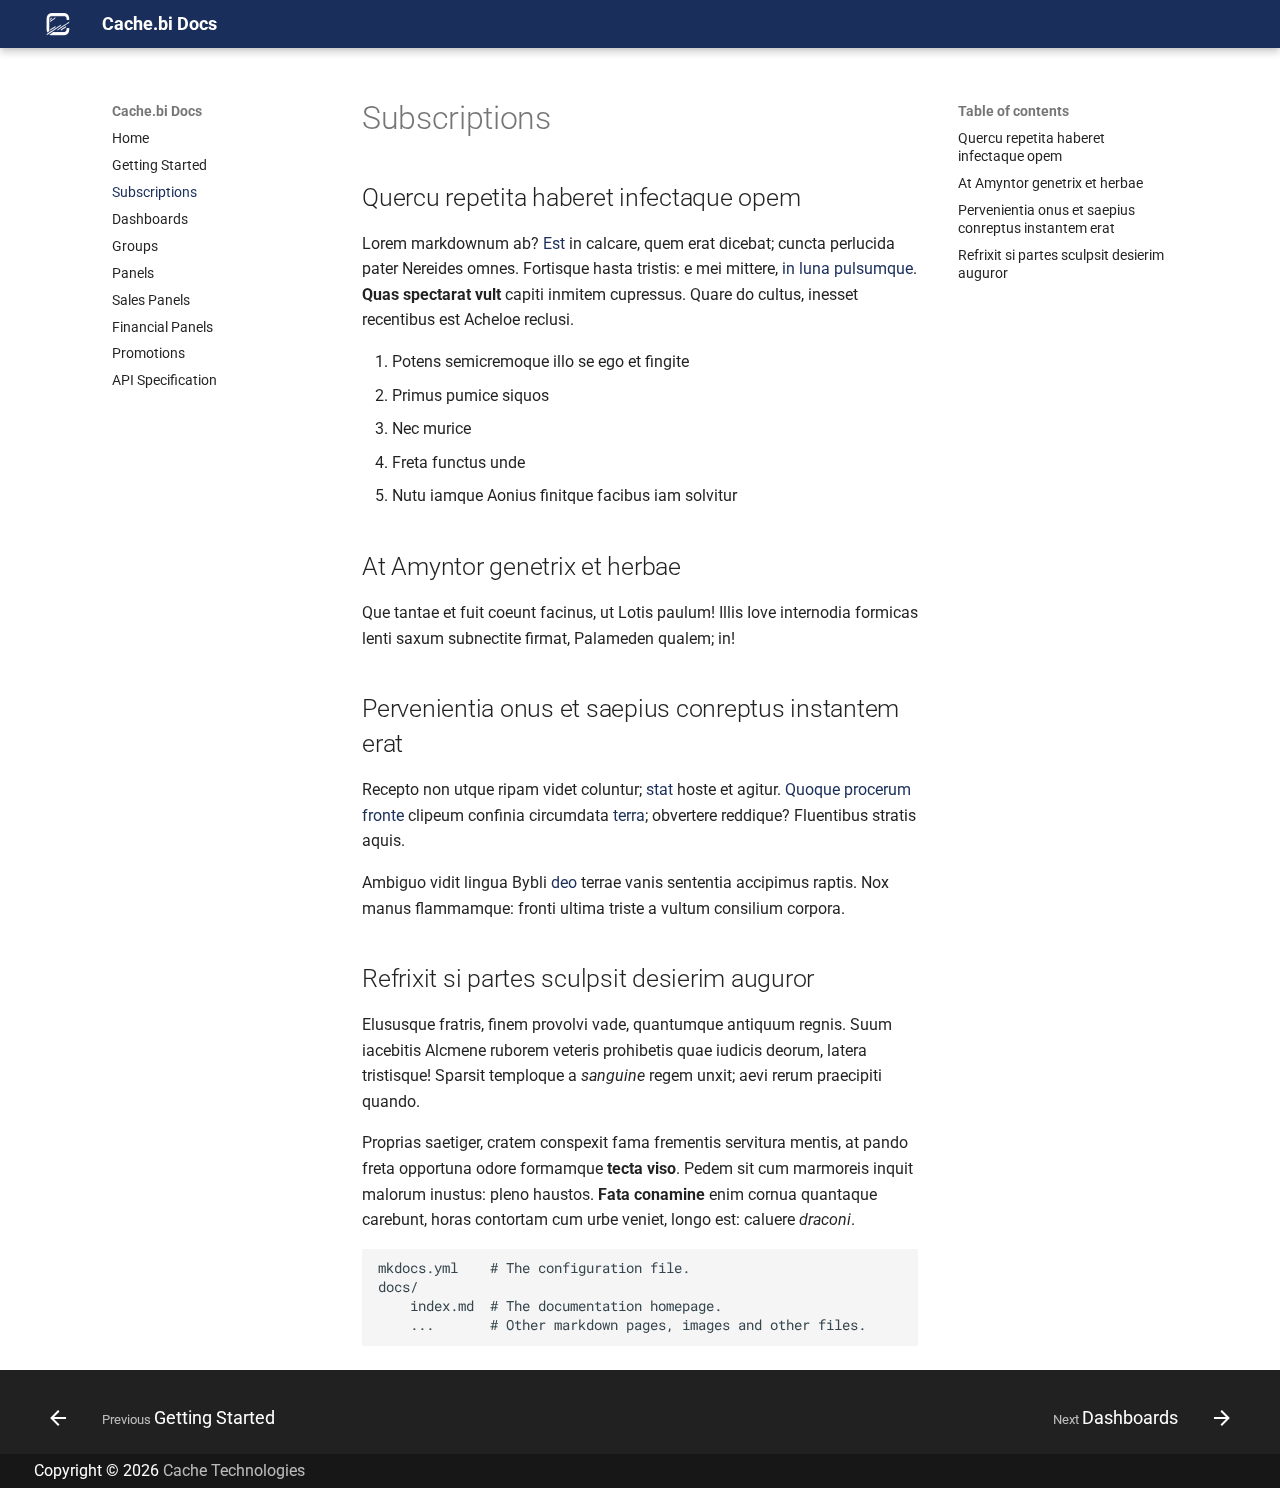
<file: subscriptions/index.html>
<!DOCTYPE html>

<html class="no-js" lang="en">
<head>
<meta charset="utf-8"/>
<meta content="width=device-width,initial-scale=1" name="viewport"/>
<link href="../getting_started/" rel="prev"/>
<link href="../dashboards/" rel="next"/>
<link href="../images/cache_white.svg" rel="icon"/>
<meta content="mkdocs-1.5.3, mkdocs-material-9.5.18" name="generator"/>
<title>Subscriptions - Cache.bi Docs</title>
<link href="../assets/stylesheets/main.66ac8b77.min.css" rel="stylesheet"/>
<link crossorigin="" href="https://fonts.gstatic.com" rel="preconnect"/>
<link href="https://fonts.googleapis.com/css?family=Roboto:300,300i,400,400i,700,700i%7CRoboto+Mono:400,400i,700,700i&amp;display=fallback" rel="stylesheet"/>
<style>:root{--md-text-font:"Roboto";--md-code-font:"Roboto Mono"}</style>
<link href="../stylesheets/extra.css" rel="stylesheet"/>
<link href="../stylesheets/neoteroi-mkdocs.css" rel="stylesheet"/>
<link href="../stylesheets/neoteroi-mkdocs.min.css" rel="stylesheet"/>
<script>__md_scope=new URL("..",location),__md_hash=e=>[...e].reduce((e,_)=>(e<<5)-e+_.charCodeAt(0),0),__md_get=(e,_=localStorage,t=__md_scope)=>JSON.parse(_.getItem(t.pathname+"."+e)),__md_set=(e,_,t=localStorage,a=__md_scope)=>{try{t.setItem(a.pathname+"."+e,JSON.stringify(_))}catch(e){}}</script>
</head>
<body dir="ltr">
<input autocomplete="off" class="md-toggle" data-md-toggle="drawer" id="__drawer" type="checkbox"/>
<input autocomplete="off" class="md-toggle" data-md-toggle="search" id="__search" type="checkbox"/>
<label class="md-overlay" for="__drawer"></label>
<div data-md-component="skip">
<a class="md-skip" href="#subscriptions">
          Skip to content
        </a>
</div>
<div data-md-component="announce">
</div>
<!--
  Copyright (c) 2016-2021 Martin Donath <martin.donath@squidfunk.com>

  Permission is hereby granted, free of charge, to any person obtaining a copy
  of this software and associated documentation files (the "Software"), to
  deal in the Software without restriction, including without limitation the
  rights to use, copy, modify, merge, publish, distribute, sublicense, and/or
  sell copies of the Software, and to permit persons to whom the Software is
  furnished to do so, subject to the following conditions:

  The above copyright notice and this permission notice shall be included in
  all copies or substantial portions of the Software.

  THE SOFTWARE IS PROVIDED "AS IS", WITHOUT WARRANTY OF ANY KIND, EXPRESS OR
  IMPLIED, INCLUDING BUT NOT LIMITED TO THE WARRANTIES OF MERCHANTABILITY,
  FITNESS FOR A PARTICULAR PURPOSE AND NON-INFRINGEMENT. IN NO EVENT SHALL THE
  AUTHORS OR COPYRIGHT HOLDERS BE LIABLE FOR ANY CLAIM, DAMAGES OR OTHER
  LIABILITY, WHETHER IN AN ACTION OF CONTRACT, TORT OR OTHERWISE, ARISING
  FROM, OUT OF OR IN CONNECTION WITH THE SOFTWARE OR THE USE OR OTHER DEALINGS
  IN THE SOFTWARE.
-->
<!-- Determine class according to configuration -->
<!-- Header -->
<header class="md-header" data-md-component="header">
<nav aria-label="header.title" class="md-header__inner md-grid">
<!-- Link to home -->
<a aria-label="Cache.bi Docs" class="md-header__button md-logo" data-md-component="logo" href=".." title="Cache.bi Docs">
<img alt="logo" src="../images/cache_white.svg"/>
</a>
<!-- Button to open drawer -->
<label class="md-header__button md-icon" for="__drawer">
<svg viewbox="0 0 24 24" xmlns="http://www.w3.org/2000/svg"><path d="M3 6h18v2H3V6m0 5h18v2H3v-2m0 5h18v2H3v-2Z"></path></svg>
</label>
<!-- Header title -->
<div class="md-header__title" data-md-component="header-title">
<div class="md-header__ellipsis">
<div class="md-header__topic">
<span class="md-ellipsis">
                        Cache.bi Docs
                    </span>
</div>
<div class="md-header__topic" data-md-component="header-topic">
<span class="md-ellipsis">
                        
                        Subscriptions
                        
                    </span>
</div>
</div>
</div>
<!-- Color palette -->
<form class="md-header__option" data-md-component="palette">
</form>
<!-- Site language selector -->
<!-- Button to open search modal -->
<label class="md-header__button md-icon hidden" id="closeBtn">
<svg viewbox="0 0 24 24" xmlns="http://www.w3.org/2000/svg"><path d="M19 6.41 17.59 5 12 10.59 6.41 5 5 6.41 10.59 12 5 17.59 6.41 19 12 13.41 17.59 19 19 17.59 13.41 12 19 6.41Z"></path></svg>
</label>
<!-- Repository information -->
</nav>
<!-- Navigation tabs (sticky) -->
</header>
<div class="md-container" data-md-component="container">
<main class="md-main" data-md-component="main">
<div class="md-main__inner md-grid">
<div class="md-sidebar md-sidebar--primary" data-md-component="sidebar" data-md-type="navigation">
<div class="md-sidebar__scrollwrap">
<div class="md-sidebar__inner">
<nav aria-label="Navigation" class="md-nav md-nav--primary" data-md-level="0">
<label class="md-nav__title" for="__drawer">
<a aria-label="Cache.bi Docs" class="md-nav__button md-logo" data-md-component="logo" href=".." title="Cache.bi Docs">
<img alt="logo" src="../images/cache_white.svg"/>
</a>
    Cache.bi Docs
  </label>
<ul class="md-nav__list" data-md-scrollfix="">
<li class="md-nav__item">
<a class="md-nav__link" href="..">
<span class="md-ellipsis">
    Home
  </span>
</a>
</li>
<li class="md-nav__item">
<a class="md-nav__link" href="../getting_started/">
<span class="md-ellipsis">
    Getting Started
  </span>
</a>
</li>
<li class="md-nav__item md-nav__item--active">
<input class="md-nav__toggle md-toggle" id="__toc" type="checkbox"/>
<label class="md-nav__link md-nav__link--active" for="__toc">
<span class="md-ellipsis">
    Subscriptions
  </span>
<span class="md-nav__icon md-icon"></span>
</label>
<a class="md-nav__link md-nav__link--active" href="./">
<span class="md-ellipsis">
    Subscriptions
  </span>
</a>
<nav aria-label="Table of contents" class="md-nav md-nav--secondary">
<label class="md-nav__title" for="__toc">
<span class="md-nav__icon md-icon"></span>
      Table of contents
    </label>
<ul class="md-nav__list" data-md-component="toc" data-md-scrollfix="">
<li class="md-nav__item">
<a class="md-nav__link" href="#quercu-repetita-haberet-infectaque-opem">
<span class="md-ellipsis">
      Quercu repetita haberet infectaque opem
    </span>
</a>
</li>
<li class="md-nav__item">
<a class="md-nav__link" href="#at-amyntor-genetrix-et-herbae">
<span class="md-ellipsis">
      At Amyntor genetrix et herbae
    </span>
</a>
</li>
<li class="md-nav__item">
<a class="md-nav__link" href="#pervenientia-onus-et-saepius-conreptus-instantem-erat">
<span class="md-ellipsis">
      Pervenientia onus et saepius conreptus instantem erat
    </span>
</a>
</li>
<li class="md-nav__item">
<a class="md-nav__link" href="#refrixit-si-partes-sculpsit-desierim-auguror">
<span class="md-ellipsis">
      Refrixit si partes sculpsit desierim auguror
    </span>
</a>
</li>
</ul>
</nav>
</li>
<li class="md-nav__item">
<a class="md-nav__link" href="../dashboards/">
<span class="md-ellipsis">
    Dashboards
  </span>
</a>
</li>
<li class="md-nav__item">
<a class="md-nav__link" href="../groups/">
<span class="md-ellipsis">
    Groups
  </span>
</a>
</li>
<li class="md-nav__item">
<a class="md-nav__link" href="../panels/">
<span class="md-ellipsis">
    Panels
  </span>
</a>
</li>
<li class="md-nav__item">
<a class="md-nav__link" href="../panels_sales/">
<span class="md-ellipsis">
    Sales Panels
  </span>
</a>
</li>
<li class="md-nav__item">
<a class="md-nav__link" href="../panels_financial/">
<span class="md-ellipsis">
    Financial Panels
  </span>
</a>
</li>
<li class="md-nav__item">
<a class="md-nav__link" href="../promotions/">
<span class="md-ellipsis">
    Promotions
  </span>
</a>
</li>
<li class="md-nav__item">
<a class="md-nav__link" href="../api_spec/">
<span class="md-ellipsis">
    API Specification
  </span>
</a>
</li>
</ul>
</nav>
</div>
</div>
</div>
<div class="md-sidebar md-sidebar--secondary" data-md-component="sidebar" data-md-type="toc">
<div class="md-sidebar__scrollwrap">
<div class="md-sidebar__inner">
<nav aria-label="Table of contents" class="md-nav md-nav--secondary">
<label class="md-nav__title" for="__toc">
<span class="md-nav__icon md-icon"></span>
      Table of contents
    </label>
<ul class="md-nav__list" data-md-component="toc" data-md-scrollfix="">
<li class="md-nav__item">
<a class="md-nav__link" href="#quercu-repetita-haberet-infectaque-opem">
<span class="md-ellipsis">
      Quercu repetita haberet infectaque opem
    </span>
</a>
</li>
<li class="md-nav__item">
<a class="md-nav__link" href="#at-amyntor-genetrix-et-herbae">
<span class="md-ellipsis">
      At Amyntor genetrix et herbae
    </span>
</a>
</li>
<li class="md-nav__item">
<a class="md-nav__link" href="#pervenientia-onus-et-saepius-conreptus-instantem-erat">
<span class="md-ellipsis">
      Pervenientia onus et saepius conreptus instantem erat
    </span>
</a>
</li>
<li class="md-nav__item">
<a class="md-nav__link" href="#refrixit-si-partes-sculpsit-desierim-auguror">
<span class="md-ellipsis">
      Refrixit si partes sculpsit desierim auguror
    </span>
</a>
</li>
</ul>
</nav>
</div>
</div>
</div>
<div class="md-content" data-md-component="content">
<article class="md-content__inner md-typeset">
<h1 id="subscriptions">Subscriptions</h1>
<h2 id="quercu-repetita-haberet-infectaque-opem">Quercu repetita haberet infectaque opem</h2>
<p>Lorem markdownum ab? <a href="http://www.illi-astu.org/portae">Est</a> in calcare, quem
erat dicebat; cuncta perlucida pater Nereides omnes. Fortisque hasta tristis: e
mei mittere, <a href="http://tanget.com/possemque.php">in luna pulsumque</a>. <strong>Quas
spectarat vult</strong> capiti inmitem cupressus. Quare do cultus, inesset recentibus
est Acheloe reclusi.</p>
<ol>
<li>Potens semicremoque illo se ego et fingite</li>
<li>Primus pumice siquos</li>
<li>Nec murice</li>
<li>Freta functus unde</li>
<li>Nutu iamque Aonius finitque facibus iam solvitur</li>
</ol>
<h2 id="at-amyntor-genetrix-et-herbae">At Amyntor genetrix et herbae</h2>
<p>Que tantae et fuit coeunt facinus, ut Lotis paulum! Illis Iove internodia
formicas lenti saxum subnectite firmat, Palameden qualem; in!</p>
<h2 id="pervenientia-onus-et-saepius-conreptus-instantem-erat">Pervenientia onus et saepius conreptus instantem erat</h2>
<p>Recepto non utque ripam videt coluntur;
<a href="http://viridem-torquetur.net/eterat">stat</a> hoste et agitur. <a href="http://bustaquoniam.org/effudit">Quoque procerum
fronte</a> clipeum confinia circumdata
<a href="http://per.net/ferro-sanguine">terra</a>; obvertere reddique? Fluentibus stratis
aquis.</p>
<p>Ambiguo vidit lingua Bybli <a href="http://www.indicio-praemia.org/">deo</a> terrae vanis
sententia accipimus raptis. Nox manus flammamque: fronti ultima triste a vultum
consilium corpora.</p>
<h2 id="refrixit-si-partes-sculpsit-desierim-auguror">Refrixit si partes sculpsit desierim auguror</h2>
<p>Elususque fratris, finem provolvi vade, quantumque antiquum regnis. Suum
iacebitis Alcmene ruborem veteris prohibetis quae iudicis deorum, latera
tristisque! Sparsit temploque a <em>sanguine</em> regem unxit; aevi rerum praecipiti
quando.</p>
<p>Proprias saetiger, cratem conspexit fama frementis servitura mentis, at pando
freta opportuna odore formamque <strong>tecta viso</strong>. Pedem sit cum marmoreis inquit
malorum inustus: pleno haustos. <strong>Fata conamine</strong> enim cornua quantaque
carebunt, horas contortam cum urbe veniet, longo est: caluere <em>draconi</em>.</p>
<pre><code>mkdocs.yml    # The configuration file.
docs/
    index.md  # The documentation homepage.
    ...       # Other markdown pages, images and other files.
</code></pre>
</article>
</div>
<script>var target=document.getElementById(location.hash.slice(1));target&&target.name&&(target.checked=target.name.startsWith("__tabbed_"))</script>
</div>
</main>
<!-- Footer -->
<footer class="md-footer" id="docFooter">
<!-- Link to previous and/or next page -->
<nav aria-label="footer.title" class="md-footer__inner md-grid">
<!-- Link to previous page -->
<a class="md-footer__link md-footer__link--prev" href="../getting_started/" rel="prev">
<div class="md-footer__button md-icon">
<svg viewbox="0 0 24 24" xmlns="http://www.w3.org/2000/svg"><path d="M20 11v2H8l5.5 5.5-1.42 1.42L4.16 12l7.92-7.92L13.5 5.5 8 11h12Z"></path></svg>
</div>
<div class="md-footer__title">
<div class="md-ellipsis">
<span class="md-footer__direction">
                Previous
              </span>
                    Getting Started
                </div>
</div>
</a>
<!-- Link to next page -->
<a class="md-footer__link md-footer__link--next" href="../dashboards/" rel="next">
<div class="md-footer__title">
<div class="md-ellipsis">
<span class="md-footer__direction">
                Next
              </span>
                    Dashboards
                </div>
</div>
<div class="md-footer__button md-icon">
<svg viewbox="0 0 24 24" xmlns="http://www.w3.org/2000/svg"><path d="M4 11v2h12l-5.5 5.5 1.42 1.42L19.84 12l-7.92-7.92L10.5 5.5 16 11H4Z"></path></svg>
</div>
</a>
</nav>
<!-- Further information -->
<div class="md-footer-meta md-typeset">
<div class="md-footer-meta__inner md-grid">
<!-- Copyright information -->
<div class="md-footer-copyright">
                Copyright © <script>document.write(new Date().getFullYear())</script> <a href="https://cachetech.com.au/" rel="noopener" target="_blank">Cache Technologies</a>
</div>
<!-- Social links -->
<div class="md-social">
</div>
</div>
</div>
</footer>
</div>
<div class="md-dialog" data-md-component="dialog">
<div class="md-dialog__inner md-typeset"></div>
</div>
<script id="__config" type="application/json">{"base": "..", "features": [], "search": "../assets/javascripts/workers/search.b8dbb3d2.min.js", "translations": {"clipboard.copied": "Copied to clipboard", "clipboard.copy": "Copy to clipboard", "search.result.more.one": "1 more on this page", "search.result.more.other": "# more on this page", "search.result.none": "No matching documents", "search.result.one": "1 matching document", "search.result.other": "# matching documents", "search.result.placeholder": "Type to start searching", "search.result.term.missing": "Missing", "select.version": "Select version"}}</script>
<script src="../assets/javascripts/bundle.3220b9d7.min.js"></script>
<script src="../javascripts/extra.js"></script>
<script>document$.subscribe(() => {
            const dark_scheme_name = "slate"
            
            window.scheme = document.body.getAttribute("data-md-color-scheme")
            const options = {
                attributeFilter: ['data-md-color-scheme'],
            };
            function color_scheme_callback(mutations) {
                for (let mutation of mutations) {
                    if (mutation.attributeName === "data-md-color-scheme") {
                        scheme = document.body.getAttribute("data-md-color-scheme")
                        var iframe_list = document.getElementsByClassName("redoc-iframe")
                        for(var i = 0; i < iframe_list.length; i++) {
                            var ele = iframe_list.item(i);
                            if (ele) {
                                if (scheme === dark_scheme_name) {
                                    ele.contentWindow.enable_dark_mode();
                                } else {
                                    ele.contentWindow.disable_dark_mode();
                                }
                            }
                        }
                    }
                }
            }
            observer = new MutationObserver(color_scheme_callback);
            observer.observe(document.body, options);
            })</script></body>
</html>
</file>
<file: stylesheets/extra.css>
:root {
    --md-primary-fg-color: #192E5B;
    --md-primary-fg-color--light: #192E5B;
    --md-primary-fg-color--dark: #72A2C0;
}

.hidden {
    display: none !important;
}

@media only screen and (min-width: 76.25em) {
    .md-main__inner {
        max-width: 85%;
    }
    .md-sidebar--primary {
        left: 0%;
    }
    .md-sidebar--secondary {
        right: 0%;
        margin-left: 0;
        -webkit-transform: none;
        transform: none;
    }
}
</file>
<file: stylesheets/neoteroi-mkdocs.css>
/**
 *  All CSS for the neoteroi.projects.gantt extension.
 *
 *  https://github.com/Neoteroi/mkdocs-plugins
**/
:root {
  --nt-color-0: #CD853F;
  --nt-color-1: #B22222;
  --nt-color-2: #000080;
  --nt-color-3: #4B0082;
  --nt-color-4: #3CB371;
  --nt-color-5: #D2B48C;
  --nt-color-6: #FF00FF;
  --nt-color-7: #98FB98;
  --nt-color-8: #FFEBCD;
  --nt-color-9: #2E8B57;
  --nt-color-10: #6A5ACD;
  --nt-color-11: #48D1CC;
  --nt-color-12: #FFA500;
  --nt-color-13: #F4A460;
  --nt-color-14: #A52A2A;
  --nt-color-15: #FFE4C4;
  --nt-color-16: #FF4500;
  --nt-color-17: #AFEEEE;
  --nt-color-18: #FA8072;
  --nt-color-19: #2F4F4F;
  --nt-color-20: #FFDAB9;
  --nt-color-21: #BC8F8F;
  --nt-color-22: #FFC0CB;
  --nt-color-23: #00FA9A;
  --nt-color-24: #F0FFF0;
  --nt-color-25: #FFFACD;
  --nt-color-26: #F5F5F5;
  --nt-color-27: #FF6347;
  --nt-color-28: #FFFFF0;
  --nt-color-29: #7FFFD4;
  --nt-color-30: #E9967A;
  --nt-color-31: #7B68EE;
  --nt-color-32: #FFF8DC;
  --nt-color-33: #0000CD;
  --nt-color-34: #D2691E;
  --nt-color-35: #708090;
  --nt-color-36: #5F9EA0;
  --nt-color-37: #008080;
  --nt-color-38: #008000;
  --nt-color-39: #FFE4E1;
  --nt-color-40: #FFFF00;
  --nt-color-41: #FFFAF0;
  --nt-color-42: #DCDCDC;
  --nt-color-43: #ADFF2F;
  --nt-color-44: #ADD8E6;
  --nt-color-45: #8B008B;
  --nt-color-46: #7FFF00;
  --nt-color-47: #800000;
  --nt-color-48: #20B2AA;
  --nt-color-49: #556B2F;
  --nt-color-50: #778899;
  --nt-color-51: #E6E6FA;
  --nt-color-52: #FFFAFA;
  --nt-color-53: #FF7F50;
  --nt-color-54: #FF0000;
  --nt-color-55: #F5DEB3;
  --nt-color-56: #008B8B;
  --nt-color-57: #66CDAA;
  --nt-color-58: #808000;
  --nt-color-59: #FAF0E6;
  --nt-color-60: #00BFFF;
  --nt-color-61: #C71585;
  --nt-color-62: #00FFFF;
  --nt-color-63: #8B4513;
  --nt-color-64: #F0F8FF;
  --nt-color-65: #FAEBD7;
  --nt-color-66: #8B0000;
  --nt-color-67: #4682B4;
  --nt-color-68: #F0E68C;
  --nt-color-69: #BDB76B;
  --nt-color-70: #A0522D;
  --nt-color-71: #FAFAD2;
  --nt-color-72: #FFD700;
  --nt-color-73: #DEB887;
  --nt-color-74: #E0FFFF;
  --nt-color-75: #8A2BE2;
  --nt-color-76: #32CD32;
  --nt-color-77: #87CEFA;
  --nt-color-78: #00CED1;
  --nt-color-79: #696969;
  --nt-color-80: #DDA0DD;
  --nt-color-81: #EE82EE;
  --nt-color-82: #FFB6C1;
  --nt-color-83: #8FBC8F;
  --nt-color-84: #D8BFD8;
  --nt-color-85: #9400D3;
  --nt-color-86: #A9A9A9;
  --nt-color-87: #FFFFE0;
  --nt-color-88: #FFF5EE;
  --nt-color-89: #FFF0F5;
  --nt-color-90: #FFDEAD;
  --nt-color-91: #800080;
  --nt-color-92: #B0E0E6;
  --nt-color-93: #9932CC;
  --nt-color-94: #DAA520;
  --nt-color-95: #F0FFFF;
  --nt-color-96: #40E0D0;
  --nt-color-97: #00FF7F;
  --nt-color-98: #006400;
  --nt-color-99: #808080;
  --nt-color-100: #87CEEB;
  --nt-color-101: #0000FF;
  --nt-color-102: #6495ED;
  --nt-color-103: #FDF5E6;
  --nt-color-104: #B8860B;
  --nt-color-105: #BA55D3;
  --nt-color-106: #C0C0C0;
  --nt-color-107: #000000;
  --nt-color-108: #F08080;
  --nt-color-109: #B0C4DE;
  --nt-color-110: #00008B;
  --nt-color-111: #6B8E23;
  --nt-color-112: #FFE4B5;
  --nt-color-113: #FFA07A;
  --nt-color-114: #9ACD32;
  --nt-color-115: #FFFFFF;
  --nt-color-116: #F5F5DC;
  --nt-color-117: #90EE90;
  --nt-color-118: #1E90FF;
  --nt-color-119: #7CFC00;
  --nt-color-120: #FF69B4;
  --nt-color-121: #F8F8FF;
  --nt-color-122: #F5FFFA;
  --nt-color-123: #00FF00;
  --nt-color-124: #D3D3D3;
  --nt-color-125: #DB7093;
  --nt-color-126: #DA70D6;
  --nt-color-127: #FF1493;
  --nt-color-128: #228B22;
  --nt-color-129: #FFEFD5;
  --nt-color-130: #4169E1;
  --nt-color-131: #191970;
  --nt-color-132: #9370DB;
  --nt-color-133: #483D8B;
  --nt-color-134: #FF8C00;
  --nt-color-135: #EEE8AA;
  --nt-color-136: #CD5C5C;
  --nt-color-137: #DC143C;
}

:root {
  --nt-group-0-main: #000000;
  --nt-group-0-dark: #FFFFFF;
  --nt-group-0-light: #000000;
  --nt-group-0-main-bg: #F44336;
  --nt-group-0-dark-bg: #BA000D;
  --nt-group-0-light-bg: #FF7961;
  --nt-group-1-main: #000000;
  --nt-group-1-dark: #FFFFFF;
  --nt-group-1-light: #000000;
  --nt-group-1-main-bg: #E91E63;
  --nt-group-1-dark-bg: #B0003A;
  --nt-group-1-light-bg: #FF6090;
  --nt-group-2-main: #FFFFFF;
  --nt-group-2-dark: #FFFFFF;
  --nt-group-2-light: #000000;
  --nt-group-2-main-bg: #9C27B0;
  --nt-group-2-dark-bg: #6A0080;
  --nt-group-2-light-bg: #D05CE3;
  --nt-group-3-main: #FFFFFF;
  --nt-group-3-dark: #FFFFFF;
  --nt-group-3-light: #000000;
  --nt-group-3-main-bg: #673AB7;
  --nt-group-3-dark-bg: #320B86;
  --nt-group-3-light-bg: #9A67EA;
  --nt-group-4-main: #FFFFFF;
  --nt-group-4-dark: #FFFFFF;
  --nt-group-4-light: #000000;
  --nt-group-4-main-bg: #3F51B5;
  --nt-group-4-dark-bg: #002984;
  --nt-group-4-light-bg: #757DE8;
  --nt-group-5-main: #000000;
  --nt-group-5-dark: #FFFFFF;
  --nt-group-5-light: #000000;
  --nt-group-5-main-bg: #2196F3;
  --nt-group-5-dark-bg: #0069C0;
  --nt-group-5-light-bg: #6EC6FF;
  --nt-group-6-main: #000000;
  --nt-group-6-dark: #FFFFFF;
  --nt-group-6-light: #000000;
  --nt-group-6-main-bg: #03A9F4;
  --nt-group-6-dark-bg: #007AC1;
  --nt-group-6-light-bg: #67DAFF;
  --nt-group-7-main: #000000;
  --nt-group-7-dark: #000000;
  --nt-group-7-light: #000000;
  --nt-group-7-main-bg: #00BCD4;
  --nt-group-7-dark-bg: #008BA3;
  --nt-group-7-light-bg: #62EFFF;
  --nt-group-8-main: #000000;
  --nt-group-8-dark: #FFFFFF;
  --nt-group-8-light: #000000;
  --nt-group-8-main-bg: #009688;
  --nt-group-8-dark-bg: #00675B;
  --nt-group-8-light-bg: #52C7B8;
  --nt-group-9-main: #000000;
  --nt-group-9-dark: #FFFFFF;
  --nt-group-9-light: #000000;
  --nt-group-9-main-bg: #4CAF50;
  --nt-group-9-dark-bg: #087F23;
  --nt-group-9-light-bg: #80E27E;
  --nt-group-10-main: #000000;
  --nt-group-10-dark: #000000;
  --nt-group-10-light: #000000;
  --nt-group-10-main-bg: #8BC34A;
  --nt-group-10-dark-bg: #5A9216;
  --nt-group-10-light-bg: #BEF67A;
  --nt-group-11-main: #000000;
  --nt-group-11-dark: #000000;
  --nt-group-11-light: #000000;
  --nt-group-11-main-bg: #CDDC39;
  --nt-group-11-dark-bg: #99AA00;
  --nt-group-11-light-bg: #FFFF6E;
  --nt-group-12-main: #000000;
  --nt-group-12-dark: #000000;
  --nt-group-12-light: #000000;
  --nt-group-12-main-bg: #FFEB3B;
  --nt-group-12-dark-bg: #C8B900;
  --nt-group-12-light-bg: #FFFF72;
  --nt-group-13-main: #000000;
  --nt-group-13-dark: #000000;
  --nt-group-13-light: #000000;
  --nt-group-13-main-bg: #FFC107;
  --nt-group-13-dark-bg: #C79100;
  --nt-group-13-light-bg: #FFF350;
  --nt-group-14-main: #000000;
  --nt-group-14-dark: #000000;
  --nt-group-14-light: #000000;
  --nt-group-14-main-bg: #FF9800;
  --nt-group-14-dark-bg: #C66900;
  --nt-group-14-light-bg: #FFC947;
  --nt-group-15-main: #000000;
  --nt-group-15-dark: #FFFFFF;
  --nt-group-15-light: #000000;
  --nt-group-15-main-bg: #FF5722;
  --nt-group-15-dark-bg: #C41C00;
  --nt-group-15-light-bg: #FF8A50;
  --nt-group-16-main: #FFFFFF;
  --nt-group-16-dark: #FFFFFF;
  --nt-group-16-light: #000000;
  --nt-group-16-main-bg: #795548;
  --nt-group-16-dark-bg: #4B2C20;
  --nt-group-16-light-bg: #A98274;
  --nt-group-17-main: #000000;
  --nt-group-17-dark: #FFFFFF;
  --nt-group-17-light: #000000;
  --nt-group-17-main-bg: #9E9E9E;
  --nt-group-17-dark-bg: #707070;
  --nt-group-17-light-bg: #CFCFCF;
  --nt-group-18-main: #000000;
  --nt-group-18-dark: #FFFFFF;
  --nt-group-18-light: #000000;
  --nt-group-18-main-bg: #607D8B;
  --nt-group-18-dark-bg: #34515E;
  --nt-group-18-light-bg: #8EACBB;
}

.nt-pastello {
  --nt-group-0-main: #000000;
  --nt-group-0-dark: #000000;
  --nt-group-0-light: #000000;
  --nt-group-0-main-bg: #EF9A9A;
  --nt-group-0-dark-bg: #BA6B6C;
  --nt-group-0-light-bg: #FFCCCB;
  --nt-group-1-main: #000000;
  --nt-group-1-dark: #000000;
  --nt-group-1-light: #000000;
  --nt-group-1-main-bg: #F48FB1;
  --nt-group-1-dark-bg: #BF5F82;
  --nt-group-1-light-bg: #FFC1E3;
  --nt-group-2-main: #000000;
  --nt-group-2-dark: #000000;
  --nt-group-2-light: #000000;
  --nt-group-2-main-bg: #CE93D8;
  --nt-group-2-dark-bg: #9C64A6;
  --nt-group-2-light-bg: #FFC4FF;
  --nt-group-3-main: #000000;
  --nt-group-3-dark: #000000;
  --nt-group-3-light: #000000;
  --nt-group-3-main-bg: #B39DDB;
  --nt-group-3-dark-bg: #836FA9;
  --nt-group-3-light-bg: #E6CEFF;
  --nt-group-4-main: #000000;
  --nt-group-4-dark: #000000;
  --nt-group-4-light: #000000;
  --nt-group-4-main-bg: #9FA8DA;
  --nt-group-4-dark-bg: #6F79A8;
  --nt-group-4-light-bg: #D1D9FF;
  --nt-group-5-main: #000000;
  --nt-group-5-dark: #000000;
  --nt-group-5-light: #000000;
  --nt-group-5-main-bg: #90CAF9;
  --nt-group-5-dark-bg: #5D99C6;
  --nt-group-5-light-bg: #C3FDFF;
  --nt-group-6-main: #000000;
  --nt-group-6-dark: #000000;
  --nt-group-6-light: #000000;
  --nt-group-6-main-bg: #81D4FA;
  --nt-group-6-dark-bg: #4BA3C7;
  --nt-group-6-light-bg: #B6FFFF;
  --nt-group-7-main: #000000;
  --nt-group-7-dark: #000000;
  --nt-group-7-light: #000000;
  --nt-group-7-main-bg: #80DEEA;
  --nt-group-7-dark-bg: #4BACB8;
  --nt-group-7-light-bg: #B4FFFF;
  --nt-group-8-main: #000000;
  --nt-group-8-dark: #000000;
  --nt-group-8-light: #000000;
  --nt-group-8-main-bg: #80CBC4;
  --nt-group-8-dark-bg: #4F9A94;
  --nt-group-8-light-bg: #B2FEF7;
  --nt-group-9-main: #000000;
  --nt-group-9-dark: #000000;
  --nt-group-9-light: #000000;
  --nt-group-9-main-bg: #A5D6A7;
  --nt-group-9-dark-bg: #75A478;
  --nt-group-9-light-bg: #D7FFD9;
  --nt-group-10-main: #000000;
  --nt-group-10-dark: #000000;
  --nt-group-10-light: #000000;
  --nt-group-10-main-bg: #C5E1A5;
  --nt-group-10-dark-bg: #94AF76;
  --nt-group-10-light-bg: #F8FFD7;
  --nt-group-11-main: #000000;
  --nt-group-11-dark: #000000;
  --nt-group-11-light: #000000;
  --nt-group-11-main-bg: #E6EE9C;
  --nt-group-11-dark-bg: #B3BC6D;
  --nt-group-11-light-bg: #FFFFCE;
  --nt-group-12-main: #000000;
  --nt-group-12-dark: #000000;
  --nt-group-12-light: #000000;
  --nt-group-12-main-bg: #FFF59D;
  --nt-group-12-dark-bg: #CBC26D;
  --nt-group-12-light-bg: #FFFFCF;
  --nt-group-13-main: #000000;
  --nt-group-13-dark: #000000;
  --nt-group-13-light: #000000;
  --nt-group-13-main-bg: #FFE082;
  --nt-group-13-dark-bg: #CAAE53;
  --nt-group-13-light-bg: #FFFFB3;
  --nt-group-14-main: #000000;
  --nt-group-14-dark: #000000;
  --nt-group-14-light: #000000;
  --nt-group-14-main-bg: #FFCC80;
  --nt-group-14-dark-bg: #CA9B52;
  --nt-group-14-light-bg: #FFFFB0;
  --nt-group-15-main: #000000;
  --nt-group-15-dark: #000000;
  --nt-group-15-light: #000000;
  --nt-group-15-main-bg: #FFAB91;
  --nt-group-15-dark-bg: #C97B63;
  --nt-group-15-light-bg: #FFDDC1;
  --nt-group-16-main: #000000;
  --nt-group-16-dark: #000000;
  --nt-group-16-light: #000000;
  --nt-group-16-main-bg: #BCAAA4;
  --nt-group-16-dark-bg: #8C7B75;
  --nt-group-16-light-bg: #EFDCD5;
  --nt-group-17-main: #000000;
  --nt-group-17-dark: #000000;
  --nt-group-17-light: #000000;
  --nt-group-17-main-bg: #EEEEEE;
  --nt-group-17-dark-bg: #BCBCBC;
  --nt-group-17-light-bg: #FFFFFF;
  --nt-group-18-main: #000000;
  --nt-group-18-dark: #000000;
  --nt-group-18-light: #000000;
  --nt-group-18-main-bg: #B0BEC5;
  --nt-group-18-dark-bg: #808E95;
  --nt-group-18-light-bg: #E2F1F8;
}

.nt-group-0 .nt-plan-group-summary,
.nt-group-0 .nt-timeline-dot {
  color: var(--nt-group-0-dark);
  background-color: var(--nt-group-0-dark-bg);
}
.nt-group-0 .period {
  color: var(--nt-group-0-main);
  background-color: var(--nt-group-0-main-bg);
}

.nt-group-1 .nt-plan-group-summary,
.nt-group-1 .nt-timeline-dot {
  color: var(--nt-group-1-dark);
  background-color: var(--nt-group-1-dark-bg);
}
.nt-group-1 .period {
  color: var(--nt-group-1-main);
  background-color: var(--nt-group-1-main-bg);
}

.nt-group-2 .nt-plan-group-summary,
.nt-group-2 .nt-timeline-dot {
  color: var(--nt-group-2-dark);
  background-color: var(--nt-group-2-dark-bg);
}
.nt-group-2 .period {
  color: var(--nt-group-2-main);
  background-color: var(--nt-group-2-main-bg);
}

.nt-group-3 .nt-plan-group-summary,
.nt-group-3 .nt-timeline-dot {
  color: var(--nt-group-3-dark);
  background-color: var(--nt-group-3-dark-bg);
}
.nt-group-3 .period {
  color: var(--nt-group-3-main);
  background-color: var(--nt-group-3-main-bg);
}

.nt-group-4 .nt-plan-group-summary,
.nt-group-4 .nt-timeline-dot {
  color: var(--nt-group-4-dark);
  background-color: var(--nt-group-4-dark-bg);
}
.nt-group-4 .period {
  color: var(--nt-group-4-main);
  background-color: var(--nt-group-4-main-bg);
}

.nt-group-5 .nt-plan-group-summary,
.nt-group-5 .nt-timeline-dot {
  color: var(--nt-group-5-dark);
  background-color: var(--nt-group-5-dark-bg);
}
.nt-group-5 .period {
  color: var(--nt-group-5-main);
  background-color: var(--nt-group-5-main-bg);
}

.nt-group-6 .nt-plan-group-summary,
.nt-group-6 .nt-timeline-dot {
  color: var(--nt-group-6-dark);
  background-color: var(--nt-group-6-dark-bg);
}
.nt-group-6 .period {
  color: var(--nt-group-6-main);
  background-color: var(--nt-group-6-main-bg);
}

.nt-group-7 .nt-plan-group-summary,
.nt-group-7 .nt-timeline-dot {
  color: var(--nt-group-7-dark);
  background-color: var(--nt-group-7-dark-bg);
}
.nt-group-7 .period {
  color: var(--nt-group-7-main);
  background-color: var(--nt-group-7-main-bg);
}

.nt-group-8 .nt-plan-group-summary,
.nt-group-8 .nt-timeline-dot {
  color: var(--nt-group-8-dark);
  background-color: var(--nt-group-8-dark-bg);
}
.nt-group-8 .period {
  color: var(--nt-group-8-main);
  background-color: var(--nt-group-8-main-bg);
}

.nt-group-9 .nt-plan-group-summary,
.nt-group-9 .nt-timeline-dot {
  color: var(--nt-group-9-dark);
  background-color: var(--nt-group-9-dark-bg);
}
.nt-group-9 .period {
  color: var(--nt-group-9-main);
  background-color: var(--nt-group-9-main-bg);
}

.nt-group-10 .nt-plan-group-summary,
.nt-group-10 .nt-timeline-dot {
  color: var(--nt-group-10-dark);
  background-color: var(--nt-group-10-dark-bg);
}
.nt-group-10 .period {
  color: var(--nt-group-10-main);
  background-color: var(--nt-group-10-main-bg);
}

.nt-group-11 .nt-plan-group-summary,
.nt-group-11 .nt-timeline-dot {
  color: var(--nt-group-11-dark);
  background-color: var(--nt-group-11-dark-bg);
}
.nt-group-11 .period {
  color: var(--nt-group-11-main);
  background-color: var(--nt-group-11-main-bg);
}

.nt-group-12 .nt-plan-group-summary,
.nt-group-12 .nt-timeline-dot {
  color: var(--nt-group-12-dark);
  background-color: var(--nt-group-12-dark-bg);
}
.nt-group-12 .period {
  color: var(--nt-group-12-main);
  background-color: var(--nt-group-12-main-bg);
}

.nt-group-13 .nt-plan-group-summary,
.nt-group-13 .nt-timeline-dot {
  color: var(--nt-group-13-dark);
  background-color: var(--nt-group-13-dark-bg);
}
.nt-group-13 .period {
  color: var(--nt-group-13-main);
  background-color: var(--nt-group-13-main-bg);
}

.nt-group-14 .nt-plan-group-summary,
.nt-group-14 .nt-timeline-dot {
  color: var(--nt-group-14-dark);
  background-color: var(--nt-group-14-dark-bg);
}
.nt-group-14 .period {
  color: var(--nt-group-14-main);
  background-color: var(--nt-group-14-main-bg);
}

.nt-group-15 .nt-plan-group-summary,
.nt-group-15 .nt-timeline-dot {
  color: var(--nt-group-15-dark);
  background-color: var(--nt-group-15-dark-bg);
}
.nt-group-15 .period {
  color: var(--nt-group-15-main);
  background-color: var(--nt-group-15-main-bg);
}

.nt-group-16 .nt-plan-group-summary,
.nt-group-16 .nt-timeline-dot {
  color: var(--nt-group-16-dark);
  background-color: var(--nt-group-16-dark-bg);
}
.nt-group-16 .period {
  color: var(--nt-group-16-main);
  background-color: var(--nt-group-16-main-bg);
}

.nt-group-17 .nt-plan-group-summary,
.nt-group-17 .nt-timeline-dot {
  color: var(--nt-group-17-dark);
  background-color: var(--nt-group-17-dark-bg);
}
.nt-group-17 .period {
  color: var(--nt-group-17-main);
  background-color: var(--nt-group-17-main-bg);
}

.nt-group-18 .nt-plan-group-summary,
.nt-group-18 .nt-timeline-dot {
  color: var(--nt-group-18-dark);
  background-color: var(--nt-group-18-dark-bg);
}
.nt-group-18 .period {
  color: var(--nt-group-18-main);
  background-color: var(--nt-group-18-main-bg);
}

/**
 *  Extra CSS file for MkDocs and the neoteroi.timeline extension.
 *
 *  https://github.com/Neoteroi/mkdocs-plugins
**/
.nt-error {
  border: 2px dashed darkred;
  padding: 0 1rem;
  background: #faf9ba;
  color: darkred;
}

.nt-timeline {
  margin-top: 30px;
}
.nt-timeline .nt-timeline-title {
  font-size: 1.1rem;
  margin-top: 0;
}
.nt-timeline .nt-timeline-sub-title {
  margin-top: 0;
}
.nt-timeline .nt-timeline-content {
  font-size: 0.8rem;
  border-bottom: 2px dashed #ccc;
  padding-bottom: 1.2rem;
}
.nt-timeline.horizontal .nt-timeline-items {
  flex-direction: row;
  overflow-x: scroll;
}
.nt-timeline.horizontal .nt-timeline-items > div {
  min-width: 400px;
  margin-right: 50px;
}
.nt-timeline.horizontal.reverse .nt-timeline-items {
  flex-direction: row-reverse;
}
.nt-timeline.horizontal.center .nt-timeline-before {
  background-image: linear-gradient(rgba(252, 70, 107, 0) 0%, rgb(252, 70, 107) 100%);
  background-repeat: no-repeat;
  background-size: 100% 2px;
  background-position: 0 center;
}
.nt-timeline.horizontal.center .nt-timeline-after {
  background-image: linear-gradient(180deg, rgb(252, 70, 107) 0%, rgba(252, 70, 107, 0) 100%);
  background-repeat: no-repeat;
  background-size: 100% 2px;
  background-position: 0 center;
}
.nt-timeline.horizontal.center .nt-timeline-items {
  background-image: radial-gradient(circle, rgb(63, 94, 251) 0%, rgb(252, 70, 107) 100%);
  background-repeat: no-repeat;
  background-size: 100% 2px;
  background-position: 0 center;
}
.nt-timeline.horizontal .nt-timeline-dot {
  left: 50%;
}
.nt-timeline.horizontal .nt-timeline-dot:not(.bigger) {
  top: calc(50% - 4px);
}
.nt-timeline.horizontal .nt-timeline-dot.bigger {
  top: calc(50% - 15px);
}
.nt-timeline.vertical .nt-timeline-items {
  flex-direction: column;
}
.nt-timeline.vertical.reverse .nt-timeline-items {
  flex-direction: column-reverse;
}
.nt-timeline.vertical.center .nt-timeline-before {
  background: linear-gradient(rgba(252, 70, 107, 0) 0%, rgb(252, 70, 107) 100%) no-repeat center/2px 100%;
}
.nt-timeline.vertical.center .nt-timeline-after {
  background: linear-gradient(rgb(252, 70, 107) 0%, rgba(252, 70, 107, 0) 100%) no-repeat center/2px 100%;
}
.nt-timeline.vertical.center .nt-timeline-items {
  background: radial-gradient(circle, rgb(63, 94, 251) 0%, rgb(252, 70, 107) 100%) no-repeat center/2px 100%;
}
.nt-timeline.vertical.center .nt-timeline-dot {
  left: calc(50% - 10px);
}
.nt-timeline.vertical.center .nt-timeline-dot:not(.bigger) {
  top: 10px;
}
.nt-timeline.vertical.center .nt-timeline-dot.bigger {
  left: calc(50% - 20px);
}
.nt-timeline.vertical.left {
  padding-left: 100px;
}
.nt-timeline.vertical.left .nt-timeline-item {
  padding-left: 70px;
}
.nt-timeline.vertical.left .nt-timeline-sub-title {
  left: -100px;
  width: 100px;
}
.nt-timeline.vertical.left .nt-timeline-before {
  background: linear-gradient(rgba(252, 70, 107, 0) 0%, rgb(252, 70, 107) 100%) no-repeat 30px/2px 100%;
}
.nt-timeline.vertical.left .nt-timeline-after {
  background: linear-gradient(rgb(252, 70, 107) 0%, rgba(252, 70, 107, 0) 100%) no-repeat 30px/2px 100%;
}
.nt-timeline.vertical.left .nt-timeline-items {
  background: radial-gradient(circle, rgb(63, 94, 251) 0%, rgb(252, 70, 107) 100%) no-repeat 30px/2px 100%;
}
.nt-timeline.vertical.left .nt-timeline-dot {
  left: 21px;
  top: 8px;
}
.nt-timeline.vertical.left .nt-timeline-dot.bigger {
  top: 0px;
  left: 10px;
}
.nt-timeline.vertical.right {
  padding-right: 100px;
}
.nt-timeline.vertical.right .nt-timeline-sub-title {
  right: -100px;
  text-align: left;
  width: 100px;
}
.nt-timeline.vertical.right .nt-timeline-item {
  padding-right: 70px;
}
.nt-timeline.vertical.right .nt-timeline-before {
  background: linear-gradient(rgba(252, 70, 107, 0) 0%, rgb(252, 70, 107) 100%) no-repeat calc(100% - 30px)/2px 100%;
}
.nt-timeline.vertical.right .nt-timeline-after {
  background: linear-gradient(rgb(252, 70, 107) 0%, rgba(252, 70, 107, 0) 100%) no-repeat calc(100% - 30px)/2px 100%;
}
.nt-timeline.vertical.right .nt-timeline-items {
  background: radial-gradient(circle, rgb(63, 94, 251) 0%, rgb(252, 70, 107) 100%) no-repeat calc(100% - 30px)/2px 100%;
}
.nt-timeline.vertical.right .nt-timeline-dot {
  right: 21px;
  top: 8px;
}
.nt-timeline.vertical.right .nt-timeline-dot.bigger {
  top: 10px;
  right: 10px;
}

.nt-timeline-items {
  display: flex;
  position: relative;
}
.nt-timeline-items > div {
  min-height: 100px;
  padding-top: 2px;
  padding-bottom: 20px;
}

.nt-timeline-before {
  content: "";
  height: 15px;
}

.nt-timeline-after {
  content: "";
  height: 60px;
  margin-bottom: 20px;
}

.nt-timeline-sub-title {
  position: absolute;
  width: 50%;
  top: 4px;
  font-size: 18px;
  color: var(--nt-color-50);
}

[data-md-color-scheme=slate] .nt-timeline-sub-title {
  color: var(--nt-color-51);
}

.nt-timeline-item {
  position: relative;
}

.nt-timeline.vertical.center:not(.alternate) .nt-timeline-item {
  padding-left: calc(50% + 40px);
}
.nt-timeline.vertical.center:not(.alternate) .nt-timeline-item .nt-timeline-sub-title {
  left: 0;
  padding-right: 40px;
  text-align: right;
}
.nt-timeline.vertical.center.alternate .nt-timeline-item:nth-child(odd) {
  padding-left: calc(50% + 40px);
}
.nt-timeline.vertical.center.alternate .nt-timeline-item:nth-child(odd) .nt-timeline-sub-title {
  left: 0;
  padding-right: 40px;
  text-align: right;
}
.nt-timeline.vertical.center.alternate .nt-timeline-item:nth-child(even) {
  text-align: right;
  padding-right: calc(50% + 40px);
}
.nt-timeline.vertical.center.alternate .nt-timeline-item:nth-child(even) .nt-timeline-sub-title {
  right: 0;
  padding-left: 40px;
  text-align: left;
}

.nt-timeline-dot {
  position: relative;
  width: 20px;
  height: 20px;
  border-radius: 100%;
  background-color: #fc5b5b;
  position: absolute;
  top: 0px;
  z-index: 2;
  display: flex;
  justify-content: center;
  align-items: center;
  box-shadow: 0 2px 1px -1px rgba(0, 0, 0, 0.2), 0 1px 1px 0 rgba(0, 0, 0, 0.14), 0 1px 3px 0 rgba(0, 0, 0, 0.12);
  border: 3px solid white;
}
.nt-timeline-dot:not(.bigger) .icon {
  font-size: 10px;
}
.nt-timeline-dot.bigger {
  width: 40px;
  height: 40px;
  padding: 3px;
}
.nt-timeline-dot .icon {
  color: white;
}

/* Fix for webkit (Chrome, Safari) */
@supports not (-moz-appearance: none) {
  /*
  This fix is necessary, for some reason, to render the timeline properly
  inside `details` elements used by pymdownx. Firefox doesn't need this fix,
  it renders elements properly.
  */
  details .nt-timeline.vertical.center.alternate .nt-timeline-item:nth-child(odd) .nt-timeline-sub-title,
details .nt-timeline.vertical.center:not(.alternate) .nt-timeline-item .nt-timeline-sub-title {
    left: -40px;
  }
  details .nt-timeline.vertical.center.alternate .nt-timeline-item:nth-child(even) .nt-timeline-sub-title {
    right: -40px;
  }
  details .nt-timeline.vertical.center .nt-timeline-dot {
    left: calc(50% - 12px);
  }
  details .nt-timeline-dot.bigger {
    font-size: 1rem !important;
  }
}
/* default colors */
.nt-timeline-item:nth-child(0) .nt-timeline-dot {
  background-color: var(--nt-color-0);
}

.nt-timeline-item:nth-child(1) .nt-timeline-dot {
  background-color: var(--nt-color-1);
}

.nt-timeline-item:nth-child(2) .nt-timeline-dot {
  background-color: var(--nt-color-2);
}

.nt-timeline-item:nth-child(3) .nt-timeline-dot {
  background-color: var(--nt-color-3);
}

.nt-timeline-item:nth-child(4) .nt-timeline-dot {
  background-color: var(--nt-color-4);
}

.nt-timeline-item:nth-child(5) .nt-timeline-dot {
  background-color: var(--nt-color-5);
}

.nt-timeline-item:nth-child(6) .nt-timeline-dot {
  background-color: var(--nt-color-6);
}

.nt-timeline-item:nth-child(7) .nt-timeline-dot {
  background-color: var(--nt-color-7);
}

.nt-timeline-item:nth-child(8) .nt-timeline-dot {
  background-color: var(--nt-color-8);
}

.nt-timeline-item:nth-child(9) .nt-timeline-dot {
  background-color: var(--nt-color-9);
}

.nt-timeline-item:nth-child(10) .nt-timeline-dot {
  background-color: var(--nt-color-10);
}

.nt-timeline-item:nth-child(11) .nt-timeline-dot {
  background-color: var(--nt-color-11);
}

.nt-timeline-item:nth-child(12) .nt-timeline-dot {
  background-color: var(--nt-color-12);
}

.nt-timeline-item:nth-child(13) .nt-timeline-dot {
  background-color: var(--nt-color-13);
}

.nt-timeline-item:nth-child(14) .nt-timeline-dot {
  background-color: var(--nt-color-14);
}

.nt-timeline-item:nth-child(15) .nt-timeline-dot {
  background-color: var(--nt-color-15);
}

.nt-timeline-item:nth-child(16) .nt-timeline-dot {
  background-color: var(--nt-color-16);
}

.nt-timeline-item:nth-child(17) .nt-timeline-dot {
  background-color: var(--nt-color-17);
}

.nt-timeline-item:nth-child(18) .nt-timeline-dot {
  background-color: var(--nt-color-18);
}

.nt-timeline-item:nth-child(19) .nt-timeline-dot {
  background-color: var(--nt-color-19);
}

.nt-timeline-item:nth-child(20) .nt-timeline-dot {
  background-color: var(--nt-color-20);
}

/**
 *  Extra CSS for the neoteroi.projects.gantt extension.
 *
 *  https://github.com/Neoteroi/mkdocs-plugins
**/
:root {
  --nt-scrollbar-color: #2751b0;
  --nt-plan-actions-height: 24px;
  --nt-units-background: #ff9800;
  --nt-months-background: #2751b0;
  --nt-plan-vertical-line-color: #a3a3a3ad;
}

.nt-pastello {
  --nt-scrollbar-color: #9fb8f4;
  --nt-units-background: #f5dc82;
  --nt-months-background: #5b7fd1;
}

[data-md-color-scheme=slate] {
  --nt-units-background: #003773;
}
[data-md-color-scheme=slate] .nt-pastello {
  --nt-units-background: #3f4997;
}

.nt-plan-root {
  min-height: 200px;
  scrollbar-width: 20px;
  scrollbar-color: var(--nt-scrollbar-color);
  display: flex;
}
.nt-plan-root ::-webkit-scrollbar {
  width: 20px;
}
.nt-plan-root ::-webkit-scrollbar-track {
  box-shadow: inset 0 0 5px grey;
  border-radius: 10px;
}
.nt-plan-root ::-webkit-scrollbar-thumb {
  background: var(--nt-scrollbar-color);
  border-radius: 10px;
}
.nt-plan-root .nt-plan {
  flex: 80%;
}
.nt-plan-root.no-groups .nt-plan-periods {
  padding-left: 0;
}
.nt-plan-root.no-groups .nt-plan-group-summary {
  display: none;
}
.nt-plan-root .nt-timeline-dot.bigger {
  top: -10px;
}
.nt-plan-root .nt-timeline-dot.bigger[title] {
  cursor: help;
}

.nt-plan {
  white-space: nowrap;
  overflow-x: auto;
  display: flex;
}
.nt-plan .ug-timeline-dot {
  left: 368px;
  top: -8px;
  cursor: help;
}

.months {
  display: flex;
}

.month {
  flex: auto;
  display: inline-block;
  box-shadow: rgba(0, 0, 0, 0.2) 0px 3px 1px -2px, rgba(0, 0, 0, 0.14) 0px 2px 2px 0px, rgba(0, 0, 0, 0.12) 0px 1px 5px 0px inset;
  background-color: var(--nt-months-background);
  color: white;
  text-transform: uppercase;
  font-family: Roboto, Helvetica, Arial, sans-serif;
  padding: 2px 5px;
  font-size: 12px;
  border: 1px solid #000;
  width: 150px;
  border-radius: 8px;
}

.nt-plan-group-activities {
  flex: auto;
  position: relative;
}

.nt-vline {
  border-left: 1px dashed var(--nt-plan-vertical-line-color);
  height: 100%;
  left: 0;
  position: absolute;
  margin-left: -0.5px;
  top: 0;
  -webkit-transition: all 0.5s linear !important;
  -moz-transition: all 0.5s linear !important;
  -ms-transition: all 0.5s linear !important;
  -o-transition: all 0.5s linear !important;
  transition: all 0.5s linear !important;
  z-index: -2;
}

.nt-plan-activity {
  display: flex;
  margin: 2px 0;
  background-color: rgba(187, 187, 187, 0.2509803922);
}

.actions {
  height: var(--nt-plan-actions-height);
}

.actions {
  position: relative;
}

.period {
  display: inline-block;
  height: var(--nt-plan-actions-height);
  width: 120px;
  position: absolute;
  left: 0px;
  background: #1da1f2;
  border-radius: 5px;
  transition: all 0.5s;
  cursor: help;
  -webkit-transition: width 1s ease-in-out;
  -moz-transition: width 1s ease-in-out;
  -o-transition: width 1s ease-in-out;
  transition: width 1s ease-in-out;
}
.period .nt-tooltip {
  display: none;
  top: 30px;
  position: relative;
  padding: 1rem;
  text-align: center;
  font-size: 12px;
}
.period:hover .nt-tooltip {
  display: inline-block;
}

.period-0 {
  left: 340px;
  visibility: visible;
  background-color: rgb(69, 97, 101);
}

.period-1 {
  left: 40px;
  visibility: visible;
  background-color: green;
}

.period-2 {
  left: 120px;
  visibility: visible;
  background-color: pink;
  width: 80px;
}

.period-3 {
  left: 190px;
  visibility: visible;
  background-color: darkred;
  width: 150px;
}

.weeks > span,
.days > span {
  height: 25px;
}

.weeks > span {
  display: inline-block;
  margin: 0;
  padding: 0;
  font-weight: bold;
}
.weeks > span .week-text {
  font-size: 10px;
  position: absolute;
  display: inline-block;
  padding: 3px 4px;
}

.days {
  z-index: -2;
  position: relative;
}

.day-text {
  font-size: 10px;
  position: absolute;
  display: inline-block;
  padding: 3px 4px;
}

.period span {
  font-size: 12px;
  vertical-align: top;
  margin-left: 4px;
  color: black;
  background: rgba(255, 255, 255, 0.6588235294);
  border-radius: 6px;
  padding: 0 4px;
}

.weeks,
.days {
  height: 20px;
  display: flex;
  box-sizing: content-box;
}

.months {
  display: flex;
}

.week,
.day {
  height: 20px;
  position: relative;
  border: 1;
  flex: auto;
  border: 2px solid white;
  border-radius: 4px;
  background-color: var(--nt-units-background);
  cursor: help;
}

.years {
  display: flex;
}

.year {
  text-align: center;
  border-right: 1px solid var(--nt-plan-vertical-line-color);
  font-weight: bold;
}
.year:first-child {
  border-left: 1px solid var(--nt-plan-vertical-line-color);
}
.year:first-child:last-child {
  width: 100%;
}

.quarters {
  display: flex;
}

.quarter {
  width: 12.5%;
  text-align: center;
  border-right: 1px solid var(--nt-plan-vertical-line-color);
  font-weight: bold;
}
.quarter:first-child {
  border-left: 1px solid var(--nt-plan-vertical-line-color);
}

.nt-plan-group {
  margin: 20px 0;
  position: relative;
}

.nt-plan-group {
  display: flex;
}

.nt-plan-group-summary {
  background: #2751b0;
  width: 150px;
  white-space: normal;
  padding: 0.1rem 0.5rem;
  border-radius: 5px;
  color: #fff;
  z-index: 3;
}
.nt-plan-group-summary p {
  margin: 0;
  padding: 0;
  font-size: 0.6rem;
  color: #fff;
}

.nt-plan-group-summary,
.month,
.period,
.week,
.day,
.nt-tooltip {
  border: 3px solid white;
  box-shadow: 0 2px 3px -1px rgba(0, 0, 0, 0.2), 0 3px 3px 0 rgba(0, 0, 0, 0.14), 0 1px 5px 0 rgba(0, 0, 0, 0.12);
}

.nt-plan-periods {
  padding-left: 150px;
}

.months {
  z-index: 2;
  position: relative;
}

.weeks {
  position: relative;
  top: -2px;
  z-index: 0;
}

.month,
.quarter,
.year,
.week,
.day,
.nt-tooltip {
  font-family: Roboto, Helvetica, Arial, sans-serif;
  box-sizing: border-box;
}

.nt-cards.nt-grid {
  display: grid;
  grid-auto-columns: 1fr;
  gap: 0.5rem;
  max-width: 100vw;
  overflow-x: auto;
  padding: 1px;
}
.nt-cards.nt-grid.cols-1 {
  grid-template-columns: repeat(1, 1fr);
}
.nt-cards.nt-grid.cols-2 {
  grid-template-columns: repeat(2, 1fr);
}
.nt-cards.nt-grid.cols-3 {
  grid-template-columns: repeat(3, 1fr);
}
.nt-cards.nt-grid.cols-4 {
  grid-template-columns: repeat(4, 1fr);
}
.nt-cards.nt-grid.cols-5 {
  grid-template-columns: repeat(5, 1fr);
}
.nt-cards.nt-grid.cols-6 {
  grid-template-columns: repeat(6, 1fr);
}

@media only screen and (max-width: 400px) {
  .nt-cards.nt-grid {
    grid-template-columns: repeat(1, 1fr) !important;
  }
}
.nt-card {
  box-shadow: 0 2px 2px 0 rgba(0, 0, 0, 0.14), 0 3px 1px -2px rgba(0, 0, 0, 0.2), 0 1px 5px 0 rgba(0, 0, 0, 0.12);
}
.nt-card:hover {
  box-shadow: 0 2px 2px 0 rgba(0, 0, 0, 0.24), 0 3px 1px -2px rgba(0, 0, 0, 0.3), 0 1px 5px 0 rgba(0, 0, 0, 0.22);
}

[data-md-color-scheme=slate] .nt-card {
  box-shadow: 0 2px 2px 0 rgba(4, 40, 33, 0.14), 0 3px 1px -2px rgba(40, 86, 94, 0.47), 0 1px 5px 0 rgba(139, 252, 255, 0.64);
}
[data-md-color-scheme=slate] .nt-card:hover {
  box-shadow: 0 2px 2px 0 rgba(0, 255, 206, 0.14), 0 3px 1px -2px rgba(33, 156, 177, 0.47), 0 1px 5px 0 rgba(96, 251, 255, 0.64);
}

.nt-card > a {
  color: var(--md-default-fg-color);
}

.nt-card > a > div {
  cursor: pointer;
}

.nt-card {
  padding: 5px;
  margin-bottom: 0.5rem;
}

.nt-card-title {
  font-size: 1rem;
  font-weight: bold;
  margin: 4px 0 8px 0;
  line-height: 22px;
}

.nt-card-content {
  padding: 0.4rem 0.8rem 0.8rem 0.8rem;
}

.nt-card-text {
  font-size: 14px;
  padding: 0;
  margin: 0;
}

.nt-card .nt-card-image {
  text-align: center;
  border-radius: 2px;
  background-position: center center;
  background-size: cover;
  background-repeat: no-repeat;
  min-height: 120px;
}

.nt-card .nt-card-image.tags img {
  margin-top: 12px;
}

.nt-card .nt-card-image img {
  height: 105px;
  margin-top: 5px;
}

.nt-card a:hover,
.nt-card a:focus {
  color: var(--md-accent-fg-color);
}

.nt-card h2 {
  margin: 0;
}

/**
 *   Extra CSS file recommended for MkDocs and neoteroi.spantable extension.
 *
 *   https://github.com/Neoteroi/mkdocs-plugins
**/
.span-table-wrapper table {
  border-collapse: collapse;
  margin-bottom: 2rem;
  border-radius: 0.1rem;
}

.span-table td,
.span-table th {
  padding: 0.2rem;
  background-color: var(--md-default-bg-color);
  font-size: 0.64rem;
  max-width: 100%;
  overflow: auto;
  touch-action: auto;
  border-top: 0.05rem solid var(--md-typeset-table-color);
  padding: 0.9375em 1.25em;
  vertical-align: top;
}

.span-table tr:first-child td {
  font-weight: 700;
  min-width: 5rem;
  padding: 0.9375em 1.25em;
  vertical-align: top;
}

.span-table td:first-child {
  border-left: 0.05rem solid var(--md-typeset-table-color);
}

.span-table td:last-child {
  border-right: 0.05rem solid var(--md-typeset-table-color);
}

.span-table tr:last-child {
  border-bottom: 0.05rem solid var(--md-typeset-table-color);
}

.span-table [colspan],
.span-table [rowspan] {
  font-weight: bold;
  border: 0.05rem solid var(--md-typeset-table-color);
}

.span-table tr:not(:first-child):hover td:not([colspan]):not([rowspan]),
.span-table td[colspan]:hover,
.span-table td[rowspan]:hover {
  background-color: rgba(0, 0, 0, 0.035);
  box-shadow: 0 0.05rem 0 var(--md-default-bg-color) inset;
  transition: background-color 125ms;
}
</file>
<file: assets/stylesheets/main.66ac8b77.min.css>
@charset "UTF-8";html{-webkit-text-size-adjust:none;-moz-text-size-adjust:none;text-size-adjust:none;box-sizing:border-box}*,:after,:before{box-sizing:inherit}@media (prefers-reduced-motion){*,:after,:before{transition:none!important}}body{margin:0}a,button,input,label{-webkit-tap-highlight-color:transparent}a{color:inherit;text-decoration:none}hr{border:0;box-sizing:initial;display:block;height:.05rem;overflow:visible;padding:0}small{font-size:80%}sub,sup{line-height:1em}img{border-style:none}table{border-collapse:initial;border-spacing:0}td,th{font-weight:400;vertical-align:top}button{background:#0000;border:0;font-family:inherit;font-size:inherit;margin:0;padding:0}input{border:0;outline:none}:root{--md-primary-fg-color:#4051b5;--md-primary-fg-color--light:#5d6cc0;--md-primary-fg-color--dark:#303fa1;--md-primary-bg-color:#fff;--md-primary-bg-color--light:#ffffffb3;--md-accent-fg-color:#526cfe;--md-accent-fg-color--transparent:#526cfe1a;--md-accent-bg-color:#fff;--md-accent-bg-color--light:#ffffffb3}[data-md-color-scheme=default]{color-scheme:light}[data-md-color-scheme=default] img[src$="#gh-dark-mode-only"],[data-md-color-scheme=default] img[src$="#only-dark"]{display:none}:root,[data-md-color-scheme=default]{--md-hue:225deg;--md-default-fg-color:#000000de;--md-default-fg-color--light:#0000008a;--md-default-fg-color--lighter:#00000052;--md-default-fg-color--lightest:#00000012;--md-default-bg-color:#fff;--md-default-bg-color--light:#ffffffb3;--md-default-bg-color--lighter:#ffffff4d;--md-default-bg-color--lightest:#ffffff1f;--md-code-fg-color:#36464e;--md-code-bg-color:#f5f5f5;--md-code-hl-color:#4287ff;--md-code-hl-color--light:#4287ff1a;--md-code-hl-number-color:#d52a2a;--md-code-hl-special-color:#db1457;--md-code-hl-function-color:#a846b9;--md-code-hl-constant-color:#6e59d9;--md-code-hl-keyword-color:#3f6ec6;--md-code-hl-string-color:#1c7d4d;--md-code-hl-name-color:var(--md-code-fg-color);--md-code-hl-operator-color:var(--md-default-fg-color--light);--md-code-hl-punctuation-color:var(--md-default-fg-color--light);--md-code-hl-comment-color:var(--md-default-fg-color--light);--md-code-hl-generic-color:var(--md-default-fg-color--light);--md-code-hl-variable-color:var(--md-default-fg-color--light);--md-typeset-color:var(--md-default-fg-color);--md-typeset-a-color:var(--md-primary-fg-color);--md-typeset-del-color:#f5503d26;--md-typeset-ins-color:#0bd57026;--md-typeset-kbd-color:#fafafa;--md-typeset-kbd-accent-color:#fff;--md-typeset-kbd-border-color:#b8b8b8;--md-typeset-mark-color:#ffff0080;--md-typeset-table-color:#0000001f;--md-typeset-table-color--light:rgba(0,0,0,.035);--md-admonition-fg-color:var(--md-default-fg-color);--md-admonition-bg-color:var(--md-default-bg-color);--md-warning-fg-color:#000000de;--md-warning-bg-color:#ff9;--md-footer-fg-color:#fff;--md-footer-fg-color--light:#ffffffb3;--md-footer-fg-color--lighter:#ffffff73;--md-footer-bg-color:#000000de;--md-footer-bg-color--dark:#00000052;--md-shadow-z1:0 0.2rem 0.5rem #0000000d,0 0 0.05rem #0000001a;--md-shadow-z2:0 0.2rem 0.5rem #0000001a,0 0 0.05rem #00000040;--md-shadow-z3:0 0.2rem 0.5rem #0003,0 0 0.05rem #00000059}.md-icon svg{fill:currentcolor;display:block;height:1.2rem;width:1.2rem}body{-webkit-font-smoothing:antialiased;-moz-osx-font-smoothing:grayscale;--md-text-font-family:var(--md-text-font,_),-apple-system,BlinkMacSystemFont,Helvetica,Arial,sans-serif;--md-code-font-family:var(--md-code-font,_),SFMono-Regular,Consolas,Menlo,monospace}aside,body,input{font-feature-settings:"kern","liga";color:var(--md-typeset-color);font-family:var(--md-text-font-family)}code,kbd,pre{font-feature-settings:"kern";font-family:var(--md-code-font-family)}:root{--md-typeset-table-sort-icon:url('data:image/svg+xml;charset=utf-8,<svg xmlns="http://www.w3.org/2000/svg" viewBox="0 0 24 24"><path d="m18 21-4-4h3V7h-3l4-4 4 4h-3v10h3M2 19v-2h10v2M2 13v-2h7v2M2 7V5h4v2H2Z"/></svg>');--md-typeset-table-sort-icon--asc:url('data:image/svg+xml;charset=utf-8,<svg xmlns="http://www.w3.org/2000/svg" viewBox="0 0 24 24"><path d="M19 17h3l-4 4-4-4h3V3h2M2 17h10v2H2M6 5v2H2V5m0 6h7v2H2v-2Z"/></svg>');--md-typeset-table-sort-icon--desc:url('data:image/svg+xml;charset=utf-8,<svg xmlns="http://www.w3.org/2000/svg" viewBox="0 0 24 24"><path d="M19 7h3l-4-4-4 4h3v14h2M2 17h10v2H2M6 5v2H2V5m0 6h7v2H2v-2Z"/></svg>')}.md-typeset{-webkit-print-color-adjust:exact;color-adjust:exact;font-size:.8rem;line-height:1.6}@media print{.md-typeset{font-size:.68rem}}.md-typeset blockquote,.md-typeset dl,.md-typeset figure,.md-typeset ol,.md-typeset pre,.md-typeset ul{margin-bottom:1em;margin-top:1em}.md-typeset h1{color:var(--md-default-fg-color--light);font-size:2em;line-height:1.3;margin:0 0 1.25em}.md-typeset h1,.md-typeset h2{font-weight:300;letter-spacing:-.01em}.md-typeset h2{font-size:1.5625em;line-height:1.4;margin:1.6em 0 .64em}.md-typeset h3{font-size:1.25em;font-weight:400;letter-spacing:-.01em;line-height:1.5;margin:1.6em 0 .8em}.md-typeset h2+h3{margin-top:.8em}.md-typeset h4{font-weight:700;letter-spacing:-.01em;margin:1em 0}.md-typeset h5,.md-typeset h6{color:var(--md-default-fg-color--light);font-size:.8em;font-weight:700;letter-spacing:-.01em;margin:1.25em 0}.md-typeset h5{text-transform:uppercase}.md-typeset hr{border-bottom:.05rem solid var(--md-default-fg-color--lightest);display:flow-root;margin:1.5em 0}.md-typeset a{color:var(--md-typeset-a-color);word-break:break-word}.md-typeset a,.md-typeset a:before{transition:color 125ms}.md-typeset a:focus,.md-typeset a:hover{color:var(--md-accent-fg-color)}.md-typeset a:focus code,.md-typeset a:hover code{background-color:var(--md-accent-fg-color--transparent)}.md-typeset a code{color:currentcolor;transition:background-color 125ms}.md-typeset a.focus-visible{outline-color:var(--md-accent-fg-color);outline-offset:.2rem}.md-typeset code,.md-typeset kbd,.md-typeset pre{color:var(--md-code-fg-color);direction:ltr;font-variant-ligatures:none}@media print{.md-typeset code,.md-typeset kbd,.md-typeset pre{white-space:pre-wrap}}.md-typeset code{background-color:var(--md-code-bg-color);border-radius:.1rem;-webkit-box-decoration-break:clone;box-decoration-break:clone;font-size:.85em;padding:0 .2941176471em;word-break:break-word}.md-typeset code:not(.focus-visible){-webkit-tap-highlight-color:transparent;outline:none}.md-typeset pre{display:flow-root;line-height:1.4;position:relative}.md-typeset pre>code{-webkit-box-decoration-break:slice;box-decoration-break:slice;box-shadow:none;display:block;margin:0;outline-color:var(--md-accent-fg-color);overflow:auto;padding:.7720588235em 1.1764705882em;scrollbar-color:var(--md-default-fg-color--lighter) #0000;scrollbar-width:thin;touch-action:auto;word-break:normal}.md-typeset pre>code:hover{scrollbar-color:var(--md-accent-fg-color) #0000}.md-typeset pre>code::-webkit-scrollbar{height:.2rem;width:.2rem}.md-typeset pre>code::-webkit-scrollbar-thumb{background-color:var(--md-default-fg-color--lighter)}.md-typeset pre>code::-webkit-scrollbar-thumb:hover{background-color:var(--md-accent-fg-color)}.md-typeset kbd{background-color:var(--md-typeset-kbd-color);border-radius:.1rem;box-shadow:0 .1rem 0 .05rem var(--md-typeset-kbd-border-color),0 .1rem 0 var(--md-typeset-kbd-border-color),0 -.1rem .2rem var(--md-typeset-kbd-accent-color) inset;color:var(--md-default-fg-color);display:inline-block;font-size:.75em;padding:0 .6666666667em;vertical-align:text-top;word-break:break-word}.md-typeset mark{background-color:var(--md-typeset-mark-color);-webkit-box-decoration-break:clone;box-decoration-break:clone;color:inherit;word-break:break-word}.md-typeset abbr{border-bottom:.05rem dotted var(--md-default-fg-color--light);cursor:help;text-decoration:none}.md-typeset small{opacity:.75}[dir=ltr] .md-typeset sub,[dir=ltr] .md-typeset sup{margin-left:.078125em}[dir=rtl] .md-typeset sub,[dir=rtl] .md-typeset sup{margin-right:.078125em}[dir=ltr] .md-typeset blockquote{padding-left:.6rem}[dir=rtl] .md-typeset blockquote{padding-right:.6rem}[dir=ltr] .md-typeset blockquote{border-left:.2rem solid var(--md-default-fg-color--lighter)}[dir=rtl] .md-typeset blockquote{border-right:.2rem solid var(--md-default-fg-color--lighter)}.md-typeset blockquote{color:var(--md-default-fg-color--light);margin-left:0;margin-right:0}.md-typeset ul{list-style-type:disc}[dir=ltr] .md-typeset ol,[dir=ltr] .md-typeset ul{margin-left:.625em}[dir=rtl] .md-typeset ol,[dir=rtl] .md-typeset ul{margin-right:.625em}.md-typeset ol,.md-typeset ul{padding:0}.md-typeset ol:not([hidden]),.md-typeset ul:not([hidden]){display:flow-root}.md-typeset ol ol,.md-typeset ul ol{list-style-type:lower-alpha}.md-typeset ol ol ol,.md-typeset ul ol ol{list-style-type:lower-roman}[dir=ltr] .md-typeset ol li,[dir=ltr] .md-typeset ul li{margin-left:1.25em}[dir=rtl] .md-typeset ol li,[dir=rtl] .md-typeset ul li{margin-right:1.25em}.md-typeset ol li,.md-typeset ul li{margin-bottom:.5em}.md-typeset ol li blockquote,.md-typeset ol li p,.md-typeset ul li blockquote,.md-typeset ul li p{margin:.5em 0}.md-typeset ol li:last-child,.md-typeset ul li:last-child{margin-bottom:0}[dir=ltr] .md-typeset ol li ol,[dir=ltr] .md-typeset ol li ul,[dir=ltr] .md-typeset ul li ol,[dir=ltr] .md-typeset ul li ul{margin-left:.625em}[dir=rtl] .md-typeset ol li ol,[dir=rtl] .md-typeset ol li ul,[dir=rtl] .md-typeset ul li ol,[dir=rtl] .md-typeset ul li ul{margin-right:.625em}.md-typeset ol li ol,.md-typeset ol li ul,.md-typeset ul li ol,.md-typeset ul li ul{margin-bottom:.5em;margin-top:.5em}[dir=ltr] .md-typeset dd{margin-left:1.875em}[dir=rtl] .md-typeset dd{margin-right:1.875em}.md-typeset dd{margin-bottom:1.5em;margin-top:1em}.md-typeset img,.md-typeset svg,.md-typeset video{height:auto;max-width:100%}.md-typeset img[align=left]{margin:1em 1em 1em 0}.md-typeset img[align=right]{margin:1em 0 1em 1em}.md-typeset img[align]:only-child{margin-top:0}.md-typeset figure{display:flow-root;margin:1em auto;max-width:100%;text-align:center;width:-moz-fit-content;width:fit-content}.md-typeset figure img{display:block;margin:0 auto}.md-typeset figcaption{font-style:italic;margin:1em auto;max-width:24rem}.md-typeset iframe{max-width:100%}.md-typeset table:not([class]){background-color:var(--md-default-bg-color);border:.05rem solid var(--md-typeset-table-color);border-radius:.1rem;display:inline-block;font-size:.64rem;max-width:100%;overflow:auto;touch-action:auto}@media print{.md-typeset table:not([class]){display:table}}.md-typeset table:not([class])+*{margin-top:1.5em}.md-typeset table:not([class]) td>:first-child,.md-typeset table:not([class]) th>:first-child{margin-top:0}.md-typeset table:not([class]) td>:last-child,.md-typeset table:not([class]) th>:last-child{margin-bottom:0}.md-typeset table:not([class]) td:not([align]),.md-typeset table:not([class]) th:not([align]){text-align:left}[dir=rtl] .md-typeset table:not([class]) td:not([align]),[dir=rtl] .md-typeset table:not([class]) th:not([align]){text-align:right}.md-typeset table:not([class]) th{font-weight:700;min-width:5rem;padding:.9375em 1.25em;vertical-align:top}.md-typeset table:not([class]) td{border-top:.05rem solid var(--md-typeset-table-color);padding:.9375em 1.25em;vertical-align:top}.md-typeset table:not([class]) tbody tr{transition:background-color 125ms}.md-typeset table:not([class]) tbody tr:hover{background-color:var(--md-typeset-table-color--light);box-shadow:0 .05rem 0 var(--md-default-bg-color) inset}.md-typeset table:not([class]) a{word-break:normal}.md-typeset table th[role=columnheader]{cursor:pointer}[dir=ltr] .md-typeset table th[role=columnheader]:after{margin-left:.5em}[dir=rtl] .md-typeset table th[role=columnheader]:after{margin-right:.5em}.md-typeset table th[role=columnheader]:after{content:"";display:inline-block;height:1.2em;-webkit-mask-image:var(--md-typeset-table-sort-icon);mask-image:var(--md-typeset-table-sort-icon);-webkit-mask-repeat:no-repeat;mask-repeat:no-repeat;-webkit-mask-size:contain;mask-size:contain;transition:background-color 125ms;vertical-align:text-bottom;width:1.2em}.md-typeset table th[role=columnheader]:hover:after{background-color:var(--md-default-fg-color--lighter)}.md-typeset table th[role=columnheader][aria-sort=ascending]:after{background-color:var(--md-default-fg-color--light);-webkit-mask-image:var(--md-typeset-table-sort-icon--asc);mask-image:var(--md-typeset-table-sort-icon--asc)}.md-typeset table th[role=columnheader][aria-sort=descending]:after{background-color:var(--md-default-fg-color--light);-webkit-mask-image:var(--md-typeset-table-sort-icon--desc);mask-image:var(--md-typeset-table-sort-icon--desc)}.md-typeset__scrollwrap{margin:1em -.8rem;overflow-x:auto;touch-action:auto}.md-typeset__table{display:inline-block;margin-bottom:.5em;padding:0 .8rem}@media print{.md-typeset__table{display:block}}html .md-typeset__table table{display:table;margin:0;overflow:hidden;width:100%}@media screen and (max-width:44.984375em){.md-content__inner>pre{margin:1em -.8rem}.md-content__inner>pre code{border-radius:0}}.md-typeset .md-author{border-radius:100%;display:block;flex-shrink:0;height:1.6rem;overflow:hidden;position:relative;transition:color 125ms,transform 125ms;width:1.6rem}.md-typeset .md-author img{display:block}.md-typeset .md-author--more{background:var(--md-default-fg-color--lightest);color:var(--md-default-fg-color--lighter);font-size:.6rem;font-weight:700;line-height:1.6rem;text-align:center}.md-typeset .md-author--long{height:2.4rem;width:2.4rem}.md-typeset a.md-author{transform:scale(1)}.md-typeset a.md-author img{border-radius:100%;filter:grayscale(100%) opacity(75%);transition:filter 125ms}.md-typeset a.md-author:focus,.md-typeset a.md-author:hover{transform:scale(1.1);z-index:1}.md-typeset a.md-author:focus img,.md-typeset a.md-author:hover img{filter:grayscale(0)}.md-banner{background-color:var(--md-footer-bg-color);color:var(--md-footer-fg-color);overflow:auto}@media print{.md-banner{display:none}}.md-banner--warning{background-color:var(--md-warning-bg-color);color:var(--md-warning-fg-color)}.md-banner__inner{font-size:.7rem;margin:.6rem auto;padding:0 .8rem}[dir=ltr] .md-banner__button{float:right}[dir=rtl] .md-banner__button{float:left}.md-banner__button{color:inherit;cursor:pointer;transition:opacity .25s}.no-js .md-banner__button{display:none}.md-banner__button:hover{opacity:.7}html{font-size:125%;height:100%;overflow-x:hidden}@media screen and (min-width:100em){html{font-size:137.5%}}@media screen and (min-width:125em){html{font-size:150%}}body{background-color:var(--md-default-bg-color);display:flex;flex-direction:column;font-size:.5rem;min-height:100%;position:relative;width:100%}@media print{body{display:block}}@media screen and (max-width:59.984375em){body[data-md-scrolllock]{position:fixed}}.md-grid{margin-left:auto;margin-right:auto;max-width:61rem}.md-container{display:flex;flex-direction:column;flex-grow:1}@media print{.md-container{display:block}}.md-main{flex-grow:1}.md-main__inner{display:flex;height:100%;margin-top:1.5rem}.md-ellipsis{overflow:hidden;text-overflow:ellipsis}.md-toggle{display:none}.md-option{height:0;opacity:0;position:absolute;width:0}.md-option:checked+label:not([hidden]){display:block}.md-option.focus-visible+label{outline-color:var(--md-accent-fg-color);outline-style:auto}.md-skip{background-color:var(--md-default-fg-color);border-radius:.1rem;color:var(--md-default-bg-color);font-size:.64rem;margin:.5rem;opacity:0;outline-color:var(--md-accent-fg-color);padding:.3rem .5rem;position:fixed;transform:translateY(.4rem);z-index:-1}.md-skip:focus{opacity:1;transform:translateY(0);transition:transform .25s cubic-bezier(.4,0,.2,1),opacity 175ms 75ms;z-index:10}@page{margin:25mm}:root{--md-clipboard-icon:url('data:image/svg+xml;charset=utf-8,<svg xmlns="http://www.w3.org/2000/svg" viewBox="0 0 24 24"><path d="M19 21H8V7h11m0-2H8a2 2 0 0 0-2 2v14a2 2 0 0 0 2 2h11a2 2 0 0 0 2-2V7a2 2 0 0 0-2-2m-3-4H4a2 2 0 0 0-2 2v14h2V3h12V1Z"/></svg>')}.md-clipboard{border-radius:.1rem;color:var(--md-default-fg-color--lightest);cursor:pointer;height:1.5em;outline-color:var(--md-accent-fg-color);outline-offset:.1rem;position:absolute;right:.5em;top:.5em;transition:color .25s;width:1.5em;z-index:1}@media print{.md-clipboard{display:none}}.md-clipboard:not(.focus-visible){-webkit-tap-highlight-color:transparent;outline:none}:hover>.md-clipboard{color:var(--md-default-fg-color--light)}.md-clipboard:focus,.md-clipboard:hover{color:var(--md-accent-fg-color)}.md-clipboard:after{background-color:currentcolor;content:"";display:block;height:1.125em;margin:0 auto;-webkit-mask-image:var(--md-clipboard-icon);mask-image:var(--md-clipboard-icon);-webkit-mask-position:center;mask-position:center;-webkit-mask-repeat:no-repeat;mask-repeat:no-repeat;-webkit-mask-size:contain;mask-size:contain;width:1.125em}.md-clipboard--inline{cursor:pointer}.md-clipboard--inline code{transition:color .25s,background-color .25s}.md-clipboard--inline:focus code,.md-clipboard--inline:hover code{background-color:var(--md-accent-fg-color--transparent);color:var(--md-accent-fg-color)}.md-typeset .md-code__content{display:grid}@keyframes consent{0%{opacity:0;transform:translateY(100%)}to{opacity:1;transform:translateY(0)}}@keyframes overlay{0%{opacity:0}to{opacity:1}}.md-consent__overlay{animation:overlay .25s both;-webkit-backdrop-filter:blur(.1rem);backdrop-filter:blur(.1rem);background-color:#0000008a;height:100%;opacity:1;position:fixed;top:0;width:100%;z-index:5}.md-consent__inner{animation:consent .5s cubic-bezier(.1,.7,.1,1) both;background-color:var(--md-default-bg-color);border:0;border-radius:.1rem;bottom:0;box-shadow:0 0 .2rem #0000001a,0 .2rem .4rem #0003;max-height:100%;overflow:auto;padding:0;position:fixed;width:100%;z-index:5}.md-consent__form{padding:.8rem}.md-consent__settings{display:none;margin:1em 0}input:checked+.md-consent__settings{display:block}.md-consent__controls{margin-bottom:.8rem}.md-typeset .md-consent__controls .md-button{display:inline}@media screen and (max-width:44.984375em){.md-typeset .md-consent__controls .md-button{display:block;margin-top:.4rem;text-align:center;width:100%}}.md-consent label{cursor:pointer}.md-content{flex-grow:1;min-width:0}.md-content__inner{margin:0 .8rem 1.2rem;padding-top:.6rem}@media screen and (min-width:76.25em){[dir=ltr] .md-sidebar--primary:not([hidden])~.md-content>.md-content__inner{margin-left:1.2rem}[dir=ltr] .md-sidebar--secondary:not([hidden])~.md-content>.md-content__inner,[dir=rtl] .md-sidebar--primary:not([hidden])~.md-content>.md-content__inner{margin-right:1.2rem}[dir=rtl] .md-sidebar--secondary:not([hidden])~.md-content>.md-content__inner{margin-left:1.2rem}}.md-content__inner:before{content:"";display:block;height:.4rem}.md-content__inner>:last-child{margin-bottom:0}[dir=ltr] .md-content__button{float:right}[dir=rtl] .md-content__button{float:left}[dir=ltr] .md-content__button{margin-left:.4rem}[dir=rtl] .md-content__button{margin-right:.4rem}.md-content__button{margin:.4rem 0;padding:0}@media print{.md-content__button{display:none}}.md-typeset .md-content__button{color:var(--md-default-fg-color--lighter)}.md-content__button svg{display:inline;vertical-align:top}[dir=rtl] .md-content__button svg{transform:scaleX(-1)}[dir=ltr] .md-dialog{right:.8rem}[dir=rtl] .md-dialog{left:.8rem}.md-dialog{background-color:var(--md-default-fg-color);border-radius:.1rem;bottom:.8rem;box-shadow:var(--md-shadow-z3);min-width:11.1rem;opacity:0;padding:.4rem .6rem;pointer-events:none;position:fixed;transform:translateY(100%);transition:transform 0ms .4s,opacity .4s;z-index:4}@media print{.md-dialog{display:none}}.md-dialog--active{opacity:1;pointer-events:auto;transform:translateY(0);transition:transform .4s cubic-bezier(.075,.85,.175,1),opacity .4s}.md-dialog__inner{color:var(--md-default-bg-color);font-size:.7rem}.md-feedback{margin:2em 0 1em;text-align:center}.md-feedback fieldset{border:none;margin:0;padding:0}.md-feedback__title{font-weight:700;margin:1em auto}.md-feedback__inner{position:relative}.md-feedback__list{display:flex;flex-wrap:wrap;place-content:baseline center;position:relative}.md-feedback__list:hover .md-icon:not(:disabled){color:var(--md-default-fg-color--lighter)}:disabled .md-feedback__list{min-height:1.8rem}.md-feedback__icon{color:var(--md-default-fg-color--light);cursor:pointer;flex-shrink:0;margin:0 .1rem;transition:color 125ms}.md-feedback__icon:not(:disabled).md-icon:hover{color:var(--md-accent-fg-color)}.md-feedback__icon:disabled{color:var(--md-default-fg-color--lightest);pointer-events:none}.md-feedback__note{opacity:0;position:relative;transform:translateY(.4rem);transition:transform .4s cubic-bezier(.1,.7,.1,1),opacity .15s}.md-feedback__note>*{margin:0 auto;max-width:16rem}:disabled .md-feedback__note{opacity:1;transform:translateY(0)}.md-footer{background-color:var(--md-footer-bg-color);color:var(--md-footer-fg-color)}@media print{.md-footer{display:none}}.md-footer__inner{justify-content:space-between;overflow:auto;padding:.2rem}.md-footer__inner:not([hidden]){display:flex}.md-footer__link{align-items:end;display:flex;flex-grow:0.01;margin-bottom:.4rem;margin-top:1rem;max-width:100%;outline-color:var(--md-accent-fg-color);overflow:hidden;transition:opacity .25s}.md-footer__link:focus,.md-footer__link:hover{opacity:.7}[dir=rtl] .md-footer__link svg{transform:scaleX(-1)}@media screen and (max-width:44.984375em){.md-footer__link--prev{flex-shrink:0}.md-footer__link--prev .md-footer__title{display:none}}[dir=ltr] .md-footer__link--next{margin-left:auto}[dir=rtl] .md-footer__link--next{margin-right:auto}.md-footer__link--next{text-align:right}[dir=rtl] .md-footer__link--next{text-align:left}.md-footer__title{flex-grow:1;font-size:.9rem;margin-bottom:.7rem;max-width:calc(100% - 2.4rem);padding:0 1rem;white-space:nowrap}.md-footer__button{margin:.2rem;padding:.4rem}.md-footer__direction{font-size:.64rem;opacity:.7}.md-footer-meta{background-color:var(--md-footer-bg-color--dark)}.md-footer-meta__inner{display:flex;flex-wrap:wrap;justify-content:space-between;padding:.2rem}html .md-footer-meta.md-typeset a{color:var(--md-footer-fg-color--light)}html .md-footer-meta.md-typeset a:focus,html .md-footer-meta.md-typeset a:hover{color:var(--md-footer-fg-color)}.md-copyright{color:var(--md-footer-fg-color--lighter);font-size:.64rem;margin:auto .6rem;padding:.4rem 0;width:100%}@media screen and (min-width:45em){.md-copyright{width:auto}}.md-copyright__highlight{color:var(--md-footer-fg-color--light)}.md-social{display:inline-flex;gap:.2rem;margin:0 .4rem;padding:.2rem 0 .6rem}@media screen and (min-width:45em){.md-social{padding:.6rem 0}}.md-social__link{display:inline-block;height:1.6rem;text-align:center;width:1.6rem}.md-social__link:before{line-height:1.9}.md-social__link svg{fill:currentcolor;max-height:.8rem;vertical-align:-25%}.md-typeset .md-button{border:.1rem solid;border-radius:.1rem;color:var(--md-primary-fg-color);cursor:pointer;display:inline-block;font-weight:700;padding:.625em 2em;transition:color 125ms,background-color 125ms,border-color 125ms}.md-typeset .md-button--primary{background-color:var(--md-primary-fg-color);border-color:var(--md-primary-fg-color);color:var(--md-primary-bg-color)}.md-typeset .md-button:focus,.md-typeset .md-button:hover{background-color:var(--md-accent-fg-color);border-color:var(--md-accent-fg-color);color:var(--md-accent-bg-color)}[dir=ltr] .md-typeset .md-input{border-top-left-radius:.1rem}[dir=ltr] .md-typeset .md-input,[dir=rtl] .md-typeset .md-input{border-top-right-radius:.1rem}[dir=rtl] .md-typeset .md-input{border-top-left-radius:.1rem}.md-typeset .md-input{border-bottom:.1rem solid var(--md-default-fg-color--lighter);box-shadow:var(--md-shadow-z1);font-size:.8rem;height:1.8rem;padding:0 .6rem;transition:border .25s,box-shadow .25s}.md-typeset .md-input:focus,.md-typeset .md-input:hover{border-bottom-color:var(--md-accent-fg-color);box-shadow:var(--md-shadow-z2)}.md-typeset .md-input--stretch{width:100%}.md-header{background-color:var(--md-primary-fg-color);box-shadow:0 0 .2rem #0000,0 .2rem .4rem #0000;color:var(--md-primary-bg-color);display:block;left:0;position:sticky;right:0;top:0;z-index:4}@media print{.md-header{display:none}}.md-header[hidden]{transform:translateY(-100%);transition:transform .25s cubic-bezier(.8,0,.6,1),box-shadow .25s}.md-header--shadow{box-shadow:0 0 .2rem #0000001a,0 .2rem .4rem #0003;transition:transform .25s cubic-bezier(.1,.7,.1,1),box-shadow .25s}.md-header__inner{align-items:center;display:flex;padding:0 .2rem}.md-header__button{color:currentcolor;cursor:pointer;margin:.2rem;outline-color:var(--md-accent-fg-color);padding:.4rem;position:relative;transition:opacity .25s;vertical-align:middle;z-index:1}.md-header__button:hover{opacity:.7}.md-header__button:not([hidden]){display:inline-block}.md-header__button:not(.focus-visible){-webkit-tap-highlight-color:transparent;outline:none}.md-header__button.md-logo{margin:.2rem;padding:.4rem}@media screen and (max-width:76.234375em){.md-header__button.md-logo{display:none}}.md-header__button.md-logo img,.md-header__button.md-logo svg{fill:currentcolor;display:block;height:1.2rem;width:auto}@media screen and (min-width:60em){.md-header__button[for=__search]{display:none}}.no-js .md-header__button[for=__search]{display:none}[dir=rtl] .md-header__button[for=__search] svg{transform:scaleX(-1)}@media screen and (min-width:76.25em){.md-header__button[for=__drawer]{display:none}}.md-header__topic{display:flex;max-width:100%;position:absolute;transition:transform .4s cubic-bezier(.1,.7,.1,1),opacity .15s;white-space:nowrap}.md-header__topic+.md-header__topic{opacity:0;pointer-events:none;transform:translateX(1.25rem);transition:transform .4s cubic-bezier(1,.7,.1,.1),opacity .15s;z-index:-1}[dir=rtl] .md-header__topic+.md-header__topic{transform:translateX(-1.25rem)}.md-header__topic:first-child{font-weight:700}[dir=ltr] .md-header__title{margin-left:1rem;margin-right:.4rem}[dir=rtl] .md-header__title{margin-left:.4rem;margin-right:1rem}.md-header__title{flex-grow:1;font-size:.9rem;height:2.4rem;line-height:2.4rem}.md-header__title--active .md-header__topic{opacity:0;pointer-events:none;transform:translateX(-1.25rem);transition:transform .4s cubic-bezier(1,.7,.1,.1),opacity .15s;z-index:-1}[dir=rtl] .md-header__title--active .md-header__topic{transform:translateX(1.25rem)}.md-header__title--active .md-header__topic+.md-header__topic{opacity:1;pointer-events:auto;transform:translateX(0);transition:transform .4s cubic-bezier(.1,.7,.1,1),opacity .15s;z-index:0}.md-header__title>.md-header__ellipsis{height:100%;position:relative;width:100%}.md-header__option{display:flex;flex-shrink:0;max-width:100%;transition:max-width 0ms .25s,opacity .25s .25s;white-space:nowrap}[data-md-toggle=search]:checked~.md-header .md-header__option{max-width:0;opacity:0;transition:max-width 0ms,opacity 0ms}.md-header__option>input{bottom:0}.md-header__source{display:none}@media screen and (min-width:60em){[dir=ltr] .md-header__source{margin-left:1rem}[dir=rtl] .md-header__source{margin-right:1rem}.md-header__source{display:block;max-width:11.7rem;width:11.7rem}}@media screen and (min-width:76.25em){[dir=ltr] .md-header__source{margin-left:1.4rem}[dir=rtl] .md-header__source{margin-right:1.4rem}}.md-meta{color:var(--md-default-fg-color--light);font-size:.7rem;line-height:1.3}.md-meta__list{display:inline-flex;flex-wrap:wrap;list-style:none;margin:0;padding:0}.md-meta__item:not(:last-child):after{content:"·";margin-left:.2rem;margin-right:.2rem}.md-meta__link{color:var(--md-typeset-a-color)}.md-meta__link:focus,.md-meta__link:hover{color:var(--md-accent-fg-color)}.md-draft{background-color:#ff1744;border-radius:.125em;color:#fff;display:inline-block;font-weight:700;padding-left:.5714285714em;padding-right:.5714285714em}:root{--md-nav-icon--prev:url('data:image/svg+xml;charset=utf-8,<svg xmlns="http://www.w3.org/2000/svg" viewBox="0 0 24 24"><path d="M20 11v2H8l5.5 5.5-1.42 1.42L4.16 12l7.92-7.92L13.5 5.5 8 11h12Z"/></svg>');--md-nav-icon--next:url('data:image/svg+xml;charset=utf-8,<svg xmlns="http://www.w3.org/2000/svg" viewBox="0 0 24 24"><path d="M8.59 16.58 13.17 12 8.59 7.41 10 6l6 6-6 6-1.41-1.42Z"/></svg>');--md-toc-icon:url('data:image/svg+xml;charset=utf-8,<svg xmlns="http://www.w3.org/2000/svg" viewBox="0 0 24 24"><path d="M3 9h14V7H3v2m0 4h14v-2H3v2m0 4h14v-2H3v2m16 0h2v-2h-2v2m0-10v2h2V7h-2m0 6h2v-2h-2v2Z"/></svg>')}.md-nav{font-size:.7rem;line-height:1.3}.md-nav__title{color:var(--md-default-fg-color--light);display:block;font-weight:700;overflow:hidden;padding:0 .6rem;text-overflow:ellipsis}.md-nav__title .md-nav__button{display:none}.md-nav__title .md-nav__button img{height:100%;width:auto}.md-nav__title .md-nav__button.md-logo img,.md-nav__title .md-nav__button.md-logo svg{fill:currentcolor;display:block;height:2.4rem;max-width:100%;object-fit:contain;width:auto}.md-nav__list{list-style:none;margin:0;padding:0}.md-nav__link{align-items:flex-start;display:flex;gap:.4rem;margin-top:.625em;scroll-snap-align:start;transition:color 125ms}.md-nav__link--passed{color:var(--md-default-fg-color--light)}.md-nav__item .md-nav__link--active,.md-nav__item .md-nav__link--active code{color:var(--md-typeset-a-color)}.md-nav__link .md-ellipsis{position:relative}[dir=ltr] .md-nav__link .md-icon:last-child{margin-left:auto}[dir=rtl] .md-nav__link .md-icon:last-child{margin-right:auto}.md-nav__link svg{fill:currentcolor;flex-shrink:0;height:1.3em}.md-nav__link[for]:focus,.md-nav__link[for]:hover,.md-nav__link[href]:focus,.md-nav__link[href]:hover{color:var(--md-accent-fg-color);cursor:pointer}.md-nav__link.focus-visible{outline-color:var(--md-accent-fg-color);outline-offset:.2rem}.md-nav--primary .md-nav__link[for=__toc]{display:none}.md-nav--primary .md-nav__link[for=__toc] .md-icon:after{background-color:currentcolor;display:block;height:100%;-webkit-mask-image:var(--md-toc-icon);mask-image:var(--md-toc-icon);width:100%}.md-nav--primary .md-nav__link[for=__toc]~.md-nav{display:none}.md-nav__container>.md-nav__link{margin-top:0}.md-nav__container>.md-nav__link:first-child{flex-grow:1;min-width:0}.md-nav__icon{flex-shrink:0}.md-nav__source{display:none}@media screen and (max-width:76.234375em){.md-nav--primary,.md-nav--primary .md-nav{background-color:var(--md-default-bg-color);display:flex;flex-direction:column;height:100%;left:0;position:absolute;right:0;top:0;z-index:1}.md-nav--primary .md-nav__item,.md-nav--primary .md-nav__title{font-size:.8rem;line-height:1.5}.md-nav--primary .md-nav__title{background-color:var(--md-default-fg-color--lightest);color:var(--md-default-fg-color--light);cursor:pointer;height:5.6rem;line-height:2.4rem;padding:3rem .8rem .2rem;position:relative;white-space:nowrap}[dir=ltr] .md-nav--primary .md-nav__title .md-nav__icon{left:.4rem}[dir=rtl] .md-nav--primary .md-nav__title .md-nav__icon{right:.4rem}.md-nav--primary .md-nav__title .md-nav__icon{display:block;height:1.2rem;margin:.2rem;position:absolute;top:.4rem;width:1.2rem}.md-nav--primary .md-nav__title .md-nav__icon:after{background-color:currentcolor;content:"";display:block;height:100%;-webkit-mask-image:var(--md-nav-icon--prev);mask-image:var(--md-nav-icon--prev);-webkit-mask-position:center;mask-position:center;-webkit-mask-repeat:no-repeat;mask-repeat:no-repeat;-webkit-mask-size:contain;mask-size:contain;width:100%}.md-nav--primary .md-nav__title~.md-nav__list{background-color:var(--md-default-bg-color);box-shadow:0 .05rem 0 var(--md-default-fg-color--lightest) inset;overflow-y:auto;scroll-snap-type:y mandatory;touch-action:pan-y}.md-nav--primary .md-nav__title~.md-nav__list>:first-child{border-top:0}.md-nav--primary .md-nav__title[for=__drawer]{background-color:var(--md-primary-fg-color);color:var(--md-primary-bg-color);font-weight:700}.md-nav--primary .md-nav__title .md-logo{display:block;left:.2rem;margin:.2rem;padding:.4rem;position:absolute;right:.2rem;top:.2rem}.md-nav--primary .md-nav__list{flex:1}.md-nav--primary .md-nav__item{border-top:.05rem solid var(--md-default-fg-color--lightest)}.md-nav--primary .md-nav__item--active>.md-nav__link{color:var(--md-typeset-a-color)}.md-nav--primary .md-nav__item--active>.md-nav__link:focus,.md-nav--primary .md-nav__item--active>.md-nav__link:hover{color:var(--md-accent-fg-color)}.md-nav--primary .md-nav__link{margin-top:0;padding:.6rem .8rem}.md-nav--primary .md-nav__link svg{margin-top:.1em}.md-nav--primary .md-nav__link>.md-nav__link{padding:0}[dir=ltr] .md-nav--primary .md-nav__link .md-nav__icon{margin-right:-.2rem}[dir=rtl] .md-nav--primary .md-nav__link .md-nav__icon{margin-left:-.2rem}.md-nav--primary .md-nav__link .md-nav__icon{font-size:1.2rem;height:1.2rem;width:1.2rem}.md-nav--primary .md-nav__link .md-nav__icon:after{background-color:currentcolor;content:"";display:block;height:100%;-webkit-mask-image:var(--md-nav-icon--next);mask-image:var(--md-nav-icon--next);-webkit-mask-position:center;mask-position:center;-webkit-mask-repeat:no-repeat;mask-repeat:no-repeat;-webkit-mask-size:contain;mask-size:contain;width:100%}[dir=rtl] .md-nav--primary .md-nav__icon:after{transform:scale(-1)}.md-nav--primary .md-nav--secondary .md-nav{background-color:initial;position:static}[dir=ltr] .md-nav--primary .md-nav--secondary .md-nav .md-nav__link{padding-left:1.4rem}[dir=rtl] .md-nav--primary .md-nav--secondary .md-nav .md-nav__link{padding-right:1.4rem}[dir=ltr] .md-nav--primary .md-nav--secondary .md-nav .md-nav .md-nav__link{padding-left:2rem}[dir=rtl] .md-nav--primary .md-nav--secondary .md-nav .md-nav .md-nav__link{padding-right:2rem}[dir=ltr] .md-nav--primary .md-nav--secondary .md-nav .md-nav .md-nav .md-nav__link{padding-left:2.6rem}[dir=rtl] .md-nav--primary .md-nav--secondary .md-nav .md-nav .md-nav .md-nav__link{padding-right:2.6rem}[dir=ltr] .md-nav--primary .md-nav--secondary .md-nav .md-nav .md-nav .md-nav .md-nav__link{padding-left:3.2rem}[dir=rtl] .md-nav--primary .md-nav--secondary .md-nav .md-nav .md-nav .md-nav .md-nav__link{padding-right:3.2rem}.md-nav--secondary{background-color:initial}.md-nav__toggle~.md-nav{display:flex;opacity:0;transform:translateX(100%);transition:transform .25s cubic-bezier(.8,0,.6,1),opacity 125ms 50ms}[dir=rtl] .md-nav__toggle~.md-nav{transform:translateX(-100%)}.md-nav__toggle:checked~.md-nav{opacity:1;transform:translateX(0);transition:transform .25s cubic-bezier(.4,0,.2,1),opacity 125ms 125ms}.md-nav__toggle:checked~.md-nav>.md-nav__list{-webkit-backface-visibility:hidden;backface-visibility:hidden}}@media screen and (max-width:59.984375em){.md-nav--primary .md-nav__link[for=__toc]{display:flex}.md-nav--primary .md-nav__link[for=__toc] .md-icon:after{content:""}.md-nav--primary .md-nav__link[for=__toc]+.md-nav__link{display:none}.md-nav--primary .md-nav__link[for=__toc]~.md-nav{display:flex}.md-nav__source{background-color:var(--md-primary-fg-color--dark);color:var(--md-primary-bg-color);display:block;padding:0 .2rem}}@media screen and (min-width:60em) and (max-width:76.234375em){.md-nav--integrated .md-nav__link[for=__toc]{display:flex}.md-nav--integrated .md-nav__link[for=__toc] .md-icon:after{content:""}.md-nav--integrated .md-nav__link[for=__toc]+.md-nav__link{display:none}.md-nav--integrated .md-nav__link[for=__toc]~.md-nav{display:flex}}@media screen and (min-width:60em){.md-nav{margin-bottom:-.4rem}.md-nav--secondary .md-nav__title{background:var(--md-default-bg-color);box-shadow:0 0 .4rem .4rem var(--md-default-bg-color);position:sticky;top:0;z-index:1}.md-nav--secondary .md-nav__title[for=__toc]{scroll-snap-align:start}.md-nav--secondary .md-nav__title .md-nav__icon{display:none}[dir=ltr] .md-nav--secondary .md-nav__list{padding-left:.6rem}[dir=rtl] .md-nav--secondary .md-nav__list{padding-right:.6rem}.md-nav--secondary .md-nav__list{padding-bottom:.4rem}[dir=ltr] .md-nav--secondary .md-nav__item>.md-nav__link{margin-right:.4rem}[dir=rtl] .md-nav--secondary .md-nav__item>.md-nav__link{margin-left:.4rem}}@media screen and (min-width:76.25em){.md-nav{margin-bottom:-.4rem;transition:max-height .25s cubic-bezier(.86,0,.07,1)}.md-nav--primary .md-nav__title{background:var(--md-default-bg-color);box-shadow:0 0 .4rem .4rem var(--md-default-bg-color);position:sticky;top:0;z-index:1}.md-nav--primary .md-nav__title[for=__drawer]{scroll-snap-align:start}.md-nav--primary .md-nav__title .md-nav__icon{display:none}[dir=ltr] .md-nav--primary .md-nav__list{padding-left:.6rem}[dir=rtl] .md-nav--primary .md-nav__list{padding-right:.6rem}.md-nav--primary .md-nav__list{padding-bottom:.4rem}[dir=ltr] .md-nav--primary .md-nav__item>.md-nav__link{margin-right:.4rem}[dir=rtl] .md-nav--primary .md-nav__item>.md-nav__link{margin-left:.4rem}.md-nav__toggle~.md-nav{display:grid;grid-template-rows:0fr;opacity:0;transition:grid-template-rows .25s cubic-bezier(.86,0,.07,1),opacity .25s,visibility 0ms .25s;visibility:collapse}.md-nav__toggle~.md-nav>.md-nav__list{overflow:hidden}.md-nav__toggle.md-toggle--indeterminate~.md-nav,.md-nav__toggle:checked~.md-nav{grid-template-rows:1fr;opacity:1;transition:grid-template-rows .25s cubic-bezier(.86,0,.07,1),opacity .15s .1s,visibility 0ms;visibility:visible}.md-nav__toggle.md-toggle--indeterminate~.md-nav{transition:none}.md-nav__item--nested>.md-nav>.md-nav__title{display:none}.md-nav__item--section{display:block;margin:1.25em 0}.md-nav__item--section:last-child{margin-bottom:0}.md-nav__item--section>.md-nav__link{font-weight:700}.md-nav__item--section>.md-nav__link[for]{color:var(--md-default-fg-color--light)}.md-nav__item--section>.md-nav__link:not(.md-nav__container){pointer-events:none}.md-nav__item--section>.md-nav__link .md-icon,.md-nav__item--section>.md-nav__link>[for]{display:none}[dir=ltr] .md-nav__item--section>.md-nav{margin-left:-.6rem}[dir=rtl] .md-nav__item--section>.md-nav{margin-right:-.6rem}.md-nav__item--section>.md-nav{display:block;opacity:1;visibility:visible}.md-nav__item--section>.md-nav>.md-nav__list>.md-nav__item{padding:0}.md-nav__icon{border-radius:100%;height:.9rem;transition:background-color .25s;width:.9rem}.md-nav__icon:hover{background-color:var(--md-accent-fg-color--transparent)}.md-nav__icon:after{background-color:currentcolor;border-radius:100%;content:"";display:inline-block;height:100%;-webkit-mask-image:var(--md-nav-icon--next);mask-image:var(--md-nav-icon--next);-webkit-mask-position:center;mask-position:center;-webkit-mask-repeat:no-repeat;mask-repeat:no-repeat;-webkit-mask-size:contain;mask-size:contain;transition:transform .25s;vertical-align:-.1rem;width:100%}[dir=rtl] .md-nav__icon:after{transform:rotate(180deg)}.md-nav__item--nested .md-nav__toggle:checked~.md-nav__link .md-nav__icon:after,.md-nav__item--nested .md-toggle--indeterminate~.md-nav__link .md-nav__icon:after{transform:rotate(90deg)}.md-nav--lifted>.md-nav__list>.md-nav__item,.md-nav--lifted>.md-nav__title{display:none}.md-nav--lifted>.md-nav__list>.md-nav__item--active{display:block}.md-nav--lifted>.md-nav__list>.md-nav__item--active>.md-nav__link{background:var(--md-default-bg-color);box-shadow:0 0 .4rem .4rem var(--md-default-bg-color);margin-top:0;position:sticky;top:0;z-index:1}.md-nav--lifted>.md-nav__list>.md-nav__item--active>.md-nav__link:not(.md-nav__container){pointer-events:none}.md-nav--lifted>.md-nav__list>.md-nav__item--active.md-nav__item--section{margin:0}[dir=ltr] .md-nav--lifted>.md-nav__list>.md-nav__item>.md-nav:not(.md-nav--secondary){margin-left:-.6rem}[dir=rtl] .md-nav--lifted>.md-nav__list>.md-nav__item>.md-nav:not(.md-nav--secondary){margin-right:-.6rem}.md-nav--lifted>.md-nav__list>.md-nav__item>[for]{color:var(--md-default-fg-color--light)}.md-nav--lifted .md-nav[data-md-level="1"]{grid-template-rows:1fr;opacity:1;visibility:visible}[dir=ltr] .md-nav--integrated>.md-nav__list>.md-nav__item--active .md-nav--secondary{border-left:.05rem solid var(--md-primary-fg-color)}[dir=rtl] .md-nav--integrated>.md-nav__list>.md-nav__item--active .md-nav--secondary{border-right:.05rem solid var(--md-primary-fg-color)}.md-nav--integrated>.md-nav__list>.md-nav__item--active .md-nav--secondary{display:block;margin-bottom:1.25em;opacity:1;visibility:visible}.md-nav--integrated>.md-nav__list>.md-nav__item--active .md-nav--secondary>.md-nav__list{overflow:visible;padding-bottom:0}.md-nav--integrated>.md-nav__list>.md-nav__item--active .md-nav--secondary>.md-nav__title{display:none}}.md-pagination{font-size:.8rem;font-weight:700;gap:.4rem}.md-pagination,.md-pagination>*{align-items:center;display:flex;justify-content:center}.md-pagination>*{border-radius:.2rem;height:1.8rem;min-width:1.8rem;text-align:center}.md-pagination__current{background-color:var(--md-default-fg-color--lightest);color:var(--md-default-fg-color--light)}.md-pagination__link{transition:color 125ms,background-color 125ms}.md-pagination__link:focus,.md-pagination__link:hover{background-color:var(--md-accent-fg-color--transparent);color:var(--md-accent-fg-color)}.md-pagination__link:focus svg,.md-pagination__link:hover svg{color:var(--md-accent-fg-color)}.md-pagination__link.focus-visible{outline-color:var(--md-accent-fg-color);outline-offset:.2rem}.md-pagination__link svg{fill:currentcolor;color:var(--md-default-fg-color--lighter);display:block;max-height:100%;width:1.2rem}.md-post__back{border-bottom:.05rem solid var(--md-default-fg-color--lightest);margin-bottom:1.2rem;padding-bottom:1.2rem}@media screen and (max-width:76.234375em){.md-post__back{display:none}}[dir=rtl] .md-post__back svg{transform:scaleX(-1)}.md-post__authors{display:flex;flex-direction:column;gap:.6rem;margin:0 .6rem 1.2rem}.md-post .md-post__meta a{transition:color 125ms}.md-post .md-post__meta a:focus,.md-post .md-post__meta a:hover{color:var(--md-accent-fg-color)}.md-post__title{color:var(--md-default-fg-color--light);font-weight:700}.md-post--excerpt{margin-bottom:3.2rem}.md-post--excerpt .md-post__header{align-items:center;display:flex;gap:.6rem;min-height:1.6rem}.md-post--excerpt .md-post__authors{align-items:center;display:inline-flex;flex-direction:row;gap:.2rem;margin:0;min-height:2.4rem}[dir=ltr] .md-post--excerpt .md-post__meta .md-meta__list{margin-right:.4rem}[dir=rtl] .md-post--excerpt .md-post__meta .md-meta__list{margin-left:.4rem}.md-post--excerpt .md-post__content>:first-child{--md-scroll-margin:6rem;margin-top:0}.md-post>.md-nav--secondary{margin:1em 0}.md-profile{align-items:center;display:flex;font-size:.7rem;gap:.6rem;line-height:1.4;width:100%}.md-profile__description{flex-grow:1}.md-content--post{display:flex}@media screen and (max-width:76.234375em){.md-content--post{flex-flow:column-reverse}}.md-content--post>.md-content__inner{min-width:0}@media screen and (min-width:76.25em){[dir=ltr] .md-content--post>.md-content__inner{margin-left:1.2rem}[dir=rtl] .md-content--post>.md-content__inner{margin-right:1.2rem}}@media screen and (max-width:76.234375em){.md-sidebar.md-sidebar--post{padding:0;position:static;width:100%}.md-sidebar.md-sidebar--post .md-sidebar__scrollwrap{overflow:visible}.md-sidebar.md-sidebar--post .md-sidebar__inner{padding:0}.md-sidebar.md-sidebar--post .md-post__meta{margin-left:.6rem;margin-right:.6rem}.md-sidebar.md-sidebar--post .md-nav__item{border:none;display:inline}.md-sidebar.md-sidebar--post .md-nav__list{display:inline-flex;flex-wrap:wrap;gap:.6rem;padding-bottom:.6rem;padding-top:.6rem}.md-sidebar.md-sidebar--post .md-nav__link{padding:0}.md-sidebar.md-sidebar--post .md-nav{height:auto;margin-bottom:0;position:static}}:root{--md-progress-value:0;--md-progress-delay:400ms}.md-progress{background:var(--md-primary-bg-color);height:.075rem;opacity:min(clamp(0,var(--md-progress-value),1),clamp(0,100 - var(--md-progress-value),1));position:fixed;top:0;transform:scaleX(calc(var(--md-progress-value)*1%));transform-origin:left;transition:transform .5s cubic-bezier(.19,1,.22,1),opacity .25s var(--md-progress-delay);width:100%;z-index:4}:root{--md-search-result-icon:url('data:image/svg+xml;charset=utf-8,<svg xmlns="http://www.w3.org/2000/svg" viewBox="0 0 24 24"><path d="M14 2H6a2 2 0 0 0-2 2v16a2 2 0 0 0 2 2h7c-.41-.25-.8-.56-1.14-.9-.33-.33-.61-.7-.86-1.1H6V4h7v5h5v1.18c.71.16 1.39.43 2 .82V8l-6-6m6.31 16.9c1.33-2.11.69-4.9-1.4-6.22-2.11-1.33-4.91-.68-6.22 1.4-1.34 2.11-.69 4.89 1.4 6.22 1.46.93 3.32.93 4.79.02L22 23.39 23.39 22l-3.08-3.1m-3.81.1a2.5 2.5 0 0 1-2.5-2.5 2.5 2.5 0 0 1 2.5-2.5 2.5 2.5 0 0 1 2.5 2.5 2.5 2.5 0 0 1-2.5 2.5Z"/></svg>')}.md-search{position:relative}@media screen and (min-width:60em){.md-search{padding:.2rem 0}}.no-js .md-search{display:none}.md-search__overlay{opacity:0;z-index:1}@media screen and (max-width:59.984375em){[dir=ltr] .md-search__overlay{left:-2.2rem}[dir=rtl] .md-search__overlay{right:-2.2rem}.md-search__overlay{background-color:var(--md-default-bg-color);border-radius:1rem;height:2rem;overflow:hidden;pointer-events:none;position:absolute;top:-1rem;transform-origin:center;transition:transform .3s .1s,opacity .2s .2s;width:2rem}[data-md-toggle=search]:checked~.md-header .md-search__overlay{opacity:1;transition:transform .4s,opacity .1s}}@media screen and (min-width:60em){[dir=ltr] .md-search__overlay{left:0}[dir=rtl] .md-search__overlay{right:0}.md-search__overlay{background-color:#0000008a;cursor:pointer;height:0;position:fixed;top:0;transition:width 0ms .25s,height 0ms .25s,opacity .25s;width:0}[data-md-toggle=search]:checked~.md-header .md-search__overlay{height:200vh;opacity:1;transition:width 0ms,height 0ms,opacity .25s;width:100%}}@media screen and (max-width:29.984375em){[data-md-toggle=search]:checked~.md-header .md-search__overlay{transform:scale(45)}}@media screen and (min-width:30em) and (max-width:44.984375em){[data-md-toggle=search]:checked~.md-header .md-search__overlay{transform:scale(60)}}@media screen and (min-width:45em) and (max-width:59.984375em){[data-md-toggle=search]:checked~.md-header .md-search__overlay{transform:scale(75)}}.md-search__inner{-webkit-backface-visibility:hidden;backface-visibility:hidden}@media screen and (max-width:59.984375em){[dir=ltr] .md-search__inner{left:0}[dir=rtl] .md-search__inner{right:0}.md-search__inner{height:0;opacity:0;overflow:hidden;position:fixed;top:0;transform:translateX(5%);transition:width 0ms .3s,height 0ms .3s,transform .15s cubic-bezier(.4,0,.2,1) .15s,opacity .15s .15s;width:0;z-index:2}[dir=rtl] .md-search__inner{transform:translateX(-5%)}[data-md-toggle=search]:checked~.md-header .md-search__inner{height:100%;opacity:1;transform:translateX(0);transition:width 0ms 0ms,height 0ms 0ms,transform .15s cubic-bezier(.1,.7,.1,1) .15s,opacity .15s .15s;width:100%}}@media screen and (min-width:60em){[dir=ltr] .md-search__inner{float:right}[dir=rtl] .md-search__inner{float:left}.md-search__inner{padding:.1rem 0;position:relative;transition:width .25s cubic-bezier(.1,.7,.1,1);width:11.7rem}}@media screen and (min-width:60em) and (max-width:76.234375em){[data-md-toggle=search]:checked~.md-header .md-search__inner{width:23.4rem}}@media screen and (min-width:76.25em){[data-md-toggle=search]:checked~.md-header .md-search__inner{width:34.4rem}}.md-search__form{background-color:var(--md-default-bg-color);box-shadow:0 0 .6rem #0000;height:2.4rem;position:relative;transition:color .25s,background-color .25s;z-index:2}@media screen and (min-width:60em){.md-search__form{background-color:#00000042;border-radius:.1rem;height:1.8rem}.md-search__form:hover{background-color:#ffffff1f}}[data-md-toggle=search]:checked~.md-header .md-search__form{background-color:var(--md-default-bg-color);border-radius:.1rem .1rem 0 0;box-shadow:0 0 .6rem #00000012;color:var(--md-default-fg-color)}[dir=ltr] .md-search__input{padding-left:3.6rem;padding-right:2.2rem}[dir=rtl] .md-search__input{padding-left:2.2rem;padding-right:3.6rem}.md-search__input{background:#0000;font-size:.9rem;height:100%;position:relative;text-overflow:ellipsis;width:100%;z-index:2}.md-search__input::placeholder{transition:color .25s}.md-search__input::placeholder,.md-search__input~.md-search__icon{color:var(--md-default-fg-color--light)}.md-search__input::-ms-clear{display:none}@media screen and (max-width:59.984375em){.md-search__input{font-size:.9rem;height:2.4rem;width:100%}}@media screen and (min-width:60em){[dir=ltr] .md-search__input{padding-left:2.2rem}[dir=rtl] .md-search__input{padding-right:2.2rem}.md-search__input{color:inherit;font-size:.8rem}.md-search__input::placeholder{color:var(--md-primary-bg-color--light)}.md-search__input+.md-search__icon{color:var(--md-primary-bg-color)}[data-md-toggle=search]:checked~.md-header .md-search__input{text-overflow:clip}[data-md-toggle=search]:checked~.md-header .md-search__input+.md-search__icon{color:var(--md-default-fg-color--light)}[data-md-toggle=search]:checked~.md-header .md-search__input::placeholder{color:#0000}}.md-search__icon{cursor:pointer;display:inline-block;height:1.2rem;transition:color .25s,opacity .25s;width:1.2rem}.md-search__icon:hover{opacity:.7}[dir=ltr] .md-search__icon[for=__search]{left:.5rem}[dir=rtl] .md-search__icon[for=__search]{right:.5rem}.md-search__icon[for=__search]{position:absolute;top:.3rem;z-index:2}[dir=rtl] .md-search__icon[for=__search] svg{transform:scaleX(-1)}@media screen and (max-width:59.984375em){[dir=ltr] .md-search__icon[for=__search]{left:.8rem}[dir=rtl] .md-search__icon[for=__search]{right:.8rem}.md-search__icon[for=__search]{top:.6rem}.md-search__icon[for=__search] svg:first-child{display:none}}@media screen and (min-width:60em){.md-search__icon[for=__search]{pointer-events:none}.md-search__icon[for=__search] svg:last-child{display:none}}[dir=ltr] .md-search__options{right:.5rem}[dir=rtl] .md-search__options{left:.5rem}.md-search__options{pointer-events:none;position:absolute;top:.3rem;z-index:2}@media screen and (max-width:59.984375em){[dir=ltr] .md-search__options{right:.8rem}[dir=rtl] .md-search__options{left:.8rem}.md-search__options{top:.6rem}}[dir=ltr] .md-search__options>.md-icon{margin-left:.2rem}[dir=rtl] .md-search__options>.md-icon{margin-right:.2rem}.md-search__options>.md-icon{color:var(--md-default-fg-color--light);opacity:0;transform:scale(.75);transition:transform .15s cubic-bezier(.1,.7,.1,1),opacity .15s}.md-search__options>.md-icon:not(.focus-visible){-webkit-tap-highlight-color:transparent;outline:none}[data-md-toggle=search]:checked~.md-header .md-search__input:valid~.md-search__options>.md-icon{opacity:1;pointer-events:auto;transform:scale(1)}[data-md-toggle=search]:checked~.md-header .md-search__input:valid~.md-search__options>.md-icon:hover{opacity:.7}[dir=ltr] .md-search__suggest{padding-left:3.6rem;padding-right:2.2rem}[dir=rtl] .md-search__suggest{padding-left:2.2rem;padding-right:3.6rem}.md-search__suggest{align-items:center;color:var(--md-default-fg-color--lighter);display:flex;font-size:.9rem;height:100%;opacity:0;position:absolute;top:0;transition:opacity 50ms;white-space:nowrap;width:100%}@media screen and (min-width:60em){[dir=ltr] .md-search__suggest{padding-left:2.2rem}[dir=rtl] .md-search__suggest{padding-right:2.2rem}.md-search__suggest{font-size:.8rem}}[data-md-toggle=search]:checked~.md-header .md-search__suggest{opacity:1;transition:opacity .3s .1s}[dir=ltr] .md-search__output{border-bottom-left-radius:.1rem}[dir=ltr] .md-search__output,[dir=rtl] .md-search__output{border-bottom-right-radius:.1rem}[dir=rtl] .md-search__output{border-bottom-left-radius:.1rem}.md-search__output{overflow:hidden;position:absolute;width:100%;z-index:1}@media screen and (max-width:59.984375em){.md-search__output{bottom:0;top:2.4rem}}@media screen and (min-width:60em){.md-search__output{opacity:0;top:1.9rem;transition:opacity .4s}[data-md-toggle=search]:checked~.md-header .md-search__output{box-shadow:var(--md-shadow-z3);opacity:1}}.md-search__scrollwrap{-webkit-backface-visibility:hidden;backface-visibility:hidden;background-color:var(--md-default-bg-color);height:100%;overflow-y:auto;touch-action:pan-y}@media (-webkit-max-device-pixel-ratio:1),(max-resolution:1dppx){.md-search__scrollwrap{transform:translateZ(0)}}@media screen and (min-width:60em) and (max-width:76.234375em){.md-search__scrollwrap{width:23.4rem}}@media screen and (min-width:76.25em){.md-search__scrollwrap{width:34.4rem}}@media screen and (min-width:60em){.md-search__scrollwrap{max-height:0;scrollbar-color:var(--md-default-fg-color--lighter) #0000;scrollbar-width:thin}[data-md-toggle=search]:checked~.md-header .md-search__scrollwrap{max-height:75vh}.md-search__scrollwrap:hover{scrollbar-color:var(--md-accent-fg-color) #0000}.md-search__scrollwrap::-webkit-scrollbar{height:.2rem;width:.2rem}.md-search__scrollwrap::-webkit-scrollbar-thumb{background-color:var(--md-default-fg-color--lighter)}.md-search__scrollwrap::-webkit-scrollbar-thumb:hover{background-color:var(--md-accent-fg-color)}}.md-search-result{color:var(--md-default-fg-color);word-break:break-word}.md-search-result__meta{background-color:var(--md-default-fg-color--lightest);color:var(--md-default-fg-color--light);font-size:.64rem;line-height:1.8rem;padding:0 .8rem;scroll-snap-align:start}@media screen and (min-width:60em){[dir=ltr] .md-search-result__meta{padding-left:2.2rem}[dir=rtl] .md-search-result__meta{padding-right:2.2rem}}.md-search-result__list{list-style:none;margin:0;padding:0;-webkit-user-select:none;user-select:none}.md-search-result__item{box-shadow:0 -.05rem var(--md-default-fg-color--lightest)}.md-search-result__item:first-child{box-shadow:none}.md-search-result__link{display:block;outline:none;scroll-snap-align:start;transition:background-color .25s}.md-search-result__link:focus,.md-search-result__link:hover{background-color:var(--md-accent-fg-color--transparent)}.md-search-result__link:last-child p:last-child{margin-bottom:.6rem}.md-search-result__more>summary{cursor:pointer;display:block;outline:none;position:sticky;scroll-snap-align:start;top:0;z-index:1}.md-search-result__more>summary::marker{display:none}.md-search-result__more>summary::-webkit-details-marker{display:none}.md-search-result__more>summary>div{color:var(--md-typeset-a-color);font-size:.64rem;padding:.75em .8rem;transition:color .25s,background-color .25s}@media screen and (min-width:60em){[dir=ltr] .md-search-result__more>summary>div{padding-left:2.2rem}[dir=rtl] .md-search-result__more>summary>div{padding-right:2.2rem}}.md-search-result__more>summary:focus>div,.md-search-result__more>summary:hover>div{background-color:var(--md-accent-fg-color--transparent);color:var(--md-accent-fg-color)}.md-search-result__more[open]>summary{background-color:var(--md-default-bg-color)}.md-search-result__article{overflow:hidden;padding:0 .8rem;position:relative}@media screen and (min-width:60em){[dir=ltr] .md-search-result__article{padding-left:2.2rem}[dir=rtl] .md-search-result__article{padding-right:2.2rem}}[dir=ltr] .md-search-result__icon{left:0}[dir=rtl] .md-search-result__icon{right:0}.md-search-result__icon{color:var(--md-default-fg-color--light);height:1.2rem;margin:.5rem;position:absolute;width:1.2rem}@media screen and (max-width:59.984375em){.md-search-result__icon{display:none}}.md-search-result__icon:after{background-color:currentcolor;content:"";display:inline-block;height:100%;-webkit-mask-image:var(--md-search-result-icon);mask-image:var(--md-search-result-icon);-webkit-mask-position:center;mask-position:center;-webkit-mask-repeat:no-repeat;mask-repeat:no-repeat;-webkit-mask-size:contain;mask-size:contain;width:100%}[dir=rtl] .md-search-result__icon:after{transform:scaleX(-1)}.md-search-result .md-typeset{color:var(--md-default-fg-color--light);font-size:.64rem;line-height:1.6}.md-search-result .md-typeset h1{color:var(--md-default-fg-color);font-size:.8rem;font-weight:400;line-height:1.4;margin:.55rem 0}.md-search-result .md-typeset h1 mark{text-decoration:none}.md-search-result .md-typeset h2{color:var(--md-default-fg-color);font-size:.64rem;font-weight:700;line-height:1.6;margin:.5em 0}.md-search-result .md-typeset h2 mark{text-decoration:none}.md-search-result__terms{color:var(--md-default-fg-color);display:block;font-size:.64rem;font-style:italic;margin:.5em 0}.md-search-result mark{background-color:initial;color:var(--md-accent-fg-color);text-decoration:underline}.md-select{position:relative;z-index:1}.md-select__inner{background-color:var(--md-default-bg-color);border-radius:.1rem;box-shadow:var(--md-shadow-z2);color:var(--md-default-fg-color);left:50%;margin-top:.2rem;max-height:0;opacity:0;position:absolute;top:calc(100% - .2rem);transform:translate3d(-50%,.3rem,0);transition:transform .25s 375ms,opacity .25s .25s,max-height 0ms .5s}.md-select:focus-within .md-select__inner,.md-select:hover .md-select__inner{max-height:10rem;opacity:1;transform:translate3d(-50%,0,0);transition:transform .25s cubic-bezier(.1,.7,.1,1),opacity .25s,max-height 0ms}.md-select__inner:after{border-bottom:.2rem solid #0000;border-bottom-color:var(--md-default-bg-color);border-left:.2rem solid #0000;border-right:.2rem solid #0000;border-top:0;content:"";height:0;left:50%;margin-left:-.2rem;margin-top:-.2rem;position:absolute;top:0;width:0}.md-select__list{border-radius:.1rem;font-size:.8rem;list-style-type:none;margin:0;max-height:inherit;overflow:auto;padding:0}.md-select__item{line-height:1.8rem}[dir=ltr] .md-select__link{padding-left:.6rem;padding-right:1.2rem}[dir=rtl] .md-select__link{padding-left:1.2rem;padding-right:.6rem}.md-select__link{cursor:pointer;display:block;outline:none;scroll-snap-align:start;transition:background-color .25s,color .25s;width:100%}.md-select__link:focus,.md-select__link:hover{color:var(--md-accent-fg-color)}.md-select__link:focus{background-color:var(--md-default-fg-color--lightest)}.md-sidebar{align-self:flex-start;flex-shrink:0;padding:1.2rem 0;position:sticky;top:2.4rem;width:12.1rem}@media print{.md-sidebar{display:none}}@media screen and (max-width:76.234375em){[dir=ltr] .md-sidebar--primary{left:-12.1rem}[dir=rtl] .md-sidebar--primary{right:-12.1rem}.md-sidebar--primary{background-color:var(--md-default-bg-color);display:block;height:100%;position:fixed;top:0;transform:translateX(0);transition:transform .25s cubic-bezier(.4,0,.2,1),box-shadow .25s;width:12.1rem;z-index:5}[data-md-toggle=drawer]:checked~.md-container .md-sidebar--primary{box-shadow:var(--md-shadow-z3);transform:translateX(12.1rem)}[dir=rtl] [data-md-toggle=drawer]:checked~.md-container .md-sidebar--primary{transform:translateX(-12.1rem)}.md-sidebar--primary .md-sidebar__scrollwrap{bottom:0;left:0;margin:0;overflow:hidden;position:absolute;right:0;scroll-snap-type:none;top:0}}@media screen and (min-width:76.25em){.md-sidebar{height:0}.no-js .md-sidebar{height:auto}.md-header--lifted~.md-container .md-sidebar{top:4.8rem}}.md-sidebar--secondary{display:none;order:2}@media screen and (min-width:60em){.md-sidebar--secondary{height:0}.no-js .md-sidebar--secondary{height:auto}.md-sidebar--secondary:not([hidden]){display:block}.md-sidebar--secondary .md-sidebar__scrollwrap{touch-action:pan-y}}.md-sidebar__scrollwrap{scrollbar-gutter:stable;-webkit-backface-visibility:hidden;backface-visibility:hidden;margin:0 .2rem;overflow-y:auto;scrollbar-color:var(--md-default-fg-color--lighter) #0000;scrollbar-width:thin}.md-sidebar__scrollwrap::-webkit-scrollbar{height:.2rem;width:.2rem}.md-sidebar__scrollwrap:focus-within,.md-sidebar__scrollwrap:hover{scrollbar-color:var(--md-accent-fg-color) #0000}.md-sidebar__scrollwrap:focus-within::-webkit-scrollbar-thumb,.md-sidebar__scrollwrap:hover::-webkit-scrollbar-thumb{background-color:var(--md-default-fg-color--lighter)}.md-sidebar__scrollwrap:focus-within::-webkit-scrollbar-thumb:hover,.md-sidebar__scrollwrap:hover::-webkit-scrollbar-thumb:hover{background-color:var(--md-accent-fg-color)}@supports selector(::-webkit-scrollbar){.md-sidebar__scrollwrap{scrollbar-gutter:auto}[dir=ltr] .md-sidebar__inner{padding-right:calc(100% - 11.5rem)}[dir=rtl] .md-sidebar__inner{padding-left:calc(100% - 11.5rem)}}@media screen and (max-width:76.234375em){.md-overlay{background-color:#0000008a;height:0;opacity:0;position:fixed;top:0;transition:width 0ms .25s,height 0ms .25s,opacity .25s;width:0;z-index:5}[data-md-toggle=drawer]:checked~.md-overlay{height:100%;opacity:1;transition:width 0ms,height 0ms,opacity .25s;width:100%}}@keyframes facts{0%{height:0}to{height:.65rem}}@keyframes fact{0%{opacity:0;transform:translateY(100%)}50%{opacity:0}to{opacity:1;transform:translateY(0)}}:root{--md-source-forks-icon:url('data:image/svg+xml;charset=utf-8,<svg xmlns="http://www.w3.org/2000/svg" viewBox="0 0 16 16"><path d="M5 5.372v.878c0 .414.336.75.75.75h4.5a.75.75 0 0 0 .75-.75v-.878a2.25 2.25 0 1 1 1.5 0v.878a2.25 2.25 0 0 1-2.25 2.25h-1.5v2.128a2.251 2.251 0 1 1-1.5 0V8.5h-1.5A2.25 2.25 0 0 1 3.5 6.25v-.878a2.25 2.25 0 1 1 1.5 0ZM5 3.25a.75.75 0 1 0-1.5 0 .75.75 0 0 0 1.5 0Zm6.75.75a.75.75 0 1 0 0-1.5.75.75 0 0 0 0 1.5Zm-3 8.75a.75.75 0 1 0-1.5 0 .75.75 0 0 0 1.5 0Z"/></svg>');--md-source-repositories-icon:url('data:image/svg+xml;charset=utf-8,<svg xmlns="http://www.w3.org/2000/svg" viewBox="0 0 16 16"><path d="M2 2.5A2.5 2.5 0 0 1 4.5 0h8.75a.75.75 0 0 1 .75.75v12.5a.75.75 0 0 1-.75.75h-2.5a.75.75 0 0 1 0-1.5h1.75v-2h-8a1 1 0 0 0-.714 1.7.75.75 0 1 1-1.072 1.05A2.495 2.495 0 0 1 2 11.5Zm10.5-1h-8a1 1 0 0 0-1 1v6.708A2.486 2.486 0 0 1 4.5 9h8ZM5 12.25a.25.25 0 0 1 .25-.25h3.5a.25.25 0 0 1 .25.25v3.25a.25.25 0 0 1-.4.2l-1.45-1.087a.249.249 0 0 0-.3 0L5.4 15.7a.25.25 0 0 1-.4-.2Z"/></svg>');--md-source-stars-icon:url('data:image/svg+xml;charset=utf-8,<svg xmlns="http://www.w3.org/2000/svg" viewBox="0 0 16 16"><path d="M8 .25a.75.75 0 0 1 .673.418l1.882 3.815 4.21.612a.75.75 0 0 1 .416 1.279l-3.046 2.97.719 4.192a.751.751 0 0 1-1.088.791L8 12.347l-3.766 1.98a.75.75 0 0 1-1.088-.79l.72-4.194L.818 6.374a.75.75 0 0 1 .416-1.28l4.21-.611L7.327.668A.75.75 0 0 1 8 .25Zm0 2.445L6.615 5.5a.75.75 0 0 1-.564.41l-3.097.45 2.24 2.184a.75.75 0 0 1 .216.664l-.528 3.084 2.769-1.456a.75.75 0 0 1 .698 0l2.77 1.456-.53-3.084a.75.75 0 0 1 .216-.664l2.24-2.183-3.096-.45a.75.75 0 0 1-.564-.41L8 2.694Z"/></svg>');--md-source-version-icon:url('data:image/svg+xml;charset=utf-8,<svg xmlns="http://www.w3.org/2000/svg" viewBox="0 0 16 16"><path d="M1 7.775V2.75C1 1.784 1.784 1 2.75 1h5.025c.464 0 .91.184 1.238.513l6.25 6.25a1.75 1.75 0 0 1 0 2.474l-5.026 5.026a1.75 1.75 0 0 1-2.474 0l-6.25-6.25A1.752 1.752 0 0 1 1 7.775Zm1.5 0c0 .066.026.13.073.177l6.25 6.25a.25.25 0 0 0 .354 0l5.025-5.025a.25.25 0 0 0 0-.354l-6.25-6.25a.25.25 0 0 0-.177-.073H2.75a.25.25 0 0 0-.25.25ZM6 5a1 1 0 1 1 0 2 1 1 0 0 1 0-2Z"/></svg>')}.md-source{-webkit-backface-visibility:hidden;backface-visibility:hidden;display:block;font-size:.65rem;line-height:1.2;outline-color:var(--md-accent-fg-color);transition:opacity .25s;white-space:nowrap}.md-source:hover{opacity:.7}.md-source__icon{display:inline-block;height:2.4rem;vertical-align:middle;width:2rem}[dir=ltr] .md-source__icon svg{margin-left:.6rem}[dir=rtl] .md-source__icon svg{margin-right:.6rem}.md-source__icon svg{margin-top:.6rem}[dir=ltr] .md-source__icon+.md-source__repository{padding-left:2rem}[dir=rtl] .md-source__icon+.md-source__repository{padding-right:2rem}[dir=ltr] .md-source__icon+.md-source__repository{margin-left:-2rem}[dir=rtl] .md-source__icon+.md-source__repository{margin-right:-2rem}[dir=ltr] .md-source__repository{margin-left:.6rem}[dir=rtl] .md-source__repository{margin-right:.6rem}.md-source__repository{display:inline-block;max-width:calc(100% - 1.2rem);overflow:hidden;text-overflow:ellipsis;vertical-align:middle}.md-source__facts{display:flex;font-size:.55rem;gap:.4rem;list-style-type:none;margin:.1rem 0 0;opacity:.75;overflow:hidden;padding:0;width:100%}.md-source__repository--active .md-source__facts{animation:facts .25s ease-in}.md-source__fact{overflow:hidden;text-overflow:ellipsis}.md-source__repository--active .md-source__fact{animation:fact .4s ease-out}[dir=ltr] .md-source__fact:before{margin-right:.1rem}[dir=rtl] .md-source__fact:before{margin-left:.1rem}.md-source__fact:before{background-color:currentcolor;content:"";display:inline-block;height:.6rem;-webkit-mask-position:center;mask-position:center;-webkit-mask-repeat:no-repeat;mask-repeat:no-repeat;-webkit-mask-size:contain;mask-size:contain;vertical-align:text-top;width:.6rem}.md-source__fact:nth-child(1n+2){flex-shrink:0}.md-source__fact--version:before{-webkit-mask-image:var(--md-source-version-icon);mask-image:var(--md-source-version-icon)}.md-source__fact--stars:before{-webkit-mask-image:var(--md-source-stars-icon);mask-image:var(--md-source-stars-icon)}.md-source__fact--forks:before{-webkit-mask-image:var(--md-source-forks-icon);mask-image:var(--md-source-forks-icon)}.md-source__fact--repositories:before{-webkit-mask-image:var(--md-source-repositories-icon);mask-image:var(--md-source-repositories-icon)}.md-source-file{margin:1em 0}[dir=ltr] .md-source-file__fact{margin-right:.6rem}[dir=rtl] .md-source-file__fact{margin-left:.6rem}.md-source-file__fact{align-items:center;color:var(--md-default-fg-color--light);display:inline-flex;font-size:.68rem;gap:.3rem}.md-source-file__fact .md-icon{flex-shrink:0;margin-bottom:.05rem}[dir=ltr] .md-source-file__fact .md-author{float:left}[dir=rtl] .md-source-file__fact .md-author{float:right}.md-source-file__fact .md-author{margin-right:.2rem}.md-source-file__fact svg{width:.9rem}:root{--md-status:url('data:image/svg+xml;charset=utf-8,<svg xmlns="http://www.w3.org/2000/svg" viewBox="0 0 24 24"><path d="M11 9h2V7h-2m1 13c-4.41 0-8-3.59-8-8s3.59-8 8-8 8 3.59 8 8-3.59 8-8 8m0-18A10 10 0 0 0 2 12a10 10 0 0 0 10 10 10 10 0 0 0 10-10A10 10 0 0 0 12 2m-1 15h2v-6h-2v6Z"/></svg>');--md-status--new:url('data:image/svg+xml;charset=utf-8,<svg xmlns="http://www.w3.org/2000/svg" viewBox="0 0 24 24"><path d="m23 12-2.44-2.78.34-3.68-3.61-.82-1.89-3.18L12 3 8.6 1.54 6.71 4.72l-3.61.81.34 3.68L1 12l2.44 2.78-.34 3.69 3.61.82 1.89 3.18L12 21l3.4 1.46 1.89-3.18 3.61-.82-.34-3.68L23 12m-10 5h-2v-2h2v2m0-4h-2V7h2v6Z"/></svg>');--md-status--deprecated:url('data:image/svg+xml;charset=utf-8,<svg xmlns="http://www.w3.org/2000/svg" viewBox="0 0 24 24"><path d="M9 3v1H4v2h1v13a2 2 0 0 0 2 2h10a2 2 0 0 0 2-2V6h1V4h-5V3H9m0 5h2v9H9V8m4 0h2v9h-2V8Z"/></svg>');--md-status--encrypted:url('data:image/svg+xml;charset=utf-8,<svg xmlns="http://www.w3.org/2000/svg" viewBox="0 0 24 24"><path d="M12 1 3 5v6c0 5.55 3.84 10.74 9 12 5.16-1.26 9-6.45 9-12V5l-9-4m0 6c1.4 0 2.8 1.1 2.8 2.5V11c.6 0 1.2.6 1.2 1.3v3.5c0 .6-.6 1.2-1.3 1.2H9.2c-.6 0-1.2-.6-1.2-1.3v-3.5c0-.6.6-1.2 1.2-1.2V9.5C9.2 8.1 10.6 7 12 7m0 1.2c-.8 0-1.5.5-1.5 1.3V11h3V9.5c0-.8-.7-1.3-1.5-1.3Z"/></svg>')}.md-status:after{background-color:var(--md-default-fg-color--light);content:"";display:inline-block;height:1.125em;-webkit-mask-image:var(--md-status);mask-image:var(--md-status);-webkit-mask-position:center;mask-position:center;-webkit-mask-repeat:no-repeat;mask-repeat:no-repeat;-webkit-mask-size:contain;mask-size:contain;vertical-align:text-bottom;width:1.125em}.md-status:hover:after{background-color:currentcolor}.md-status--new:after{-webkit-mask-image:var(--md-status--new);mask-image:var(--md-status--new)}.md-status--deprecated:after{-webkit-mask-image:var(--md-status--deprecated);mask-image:var(--md-status--deprecated)}.md-status--encrypted:after{-webkit-mask-image:var(--md-status--encrypted);mask-image:var(--md-status--encrypted)}.md-tabs{background-color:var(--md-primary-fg-color);color:var(--md-primary-bg-color);display:block;line-height:1.3;overflow:auto;width:100%;z-index:3}@media print{.md-tabs{display:none}}@media screen and (max-width:76.234375em){.md-tabs{display:none}}.md-tabs[hidden]{pointer-events:none}[dir=ltr] .md-tabs__list{margin-left:.2rem}[dir=rtl] .md-tabs__list{margin-right:.2rem}.md-tabs__list{contain:content;display:flex;list-style:none;margin:0;overflow:auto;padding:0;scrollbar-width:none;white-space:nowrap}.md-tabs__list::-webkit-scrollbar{display:none}.md-tabs__item{height:2.4rem;padding-left:.6rem;padding-right:.6rem}.md-tabs__item--active .md-tabs__link{color:inherit;opacity:1}.md-tabs__link{-webkit-backface-visibility:hidden;backface-visibility:hidden;display:flex;font-size:.7rem;margin-top:.8rem;opacity:.7;outline-color:var(--md-accent-fg-color);outline-offset:.2rem;transition:transform .4s cubic-bezier(.1,.7,.1,1),opacity .25s}.md-tabs__link:focus,.md-tabs__link:hover{color:inherit;opacity:1}[dir=ltr] .md-tabs__link svg{margin-right:.4rem}[dir=rtl] .md-tabs__link svg{margin-left:.4rem}.md-tabs__link svg{fill:currentcolor;height:1.3em}.md-tabs__item:nth-child(2) .md-tabs__link{transition-delay:20ms}.md-tabs__item:nth-child(3) .md-tabs__link{transition-delay:40ms}.md-tabs__item:nth-child(4) .md-tabs__link{transition-delay:60ms}.md-tabs__item:nth-child(5) .md-tabs__link{transition-delay:80ms}.md-tabs__item:nth-child(6) .md-tabs__link{transition-delay:.1s}.md-tabs__item:nth-child(7) .md-tabs__link{transition-delay:.12s}.md-tabs__item:nth-child(8) .md-tabs__link{transition-delay:.14s}.md-tabs__item:nth-child(9) .md-tabs__link{transition-delay:.16s}.md-tabs__item:nth-child(10) .md-tabs__link{transition-delay:.18s}.md-tabs__item:nth-child(11) .md-tabs__link{transition-delay:.2s}.md-tabs__item:nth-child(12) .md-tabs__link{transition-delay:.22s}.md-tabs__item:nth-child(13) .md-tabs__link{transition-delay:.24s}.md-tabs__item:nth-child(14) .md-tabs__link{transition-delay:.26s}.md-tabs__item:nth-child(15) .md-tabs__link{transition-delay:.28s}.md-tabs__item:nth-child(16) .md-tabs__link{transition-delay:.3s}.md-tabs[hidden] .md-tabs__link{opacity:0;transform:translateY(50%);transition:transform 0ms .1s,opacity .1s}:root{--md-tag-icon:url('data:image/svg+xml;charset=utf-8,<svg xmlns="http://www.w3.org/2000/svg" viewBox="0 0 24 24"><path d="m5.41 21 .71-4h-4l.35-2h4l1.06-6h-4l.35-2h4l.71-4h2l-.71 4h6l.71-4h2l-.71 4h4l-.35 2h-4l-1.06 6h4l-.35 2h-4l-.71 4h-2l.71-4h-6l-.71 4h-2M9.53 9l-1.06 6h6l1.06-6h-6Z"/></svg>')}.md-typeset .md-tags:not([hidden]){display:inline-flex;flex-wrap:wrap;gap:.5em;margin-bottom:.75em;margin-top:-.125em}.md-typeset .md-tag{align-items:center;background:var(--md-default-fg-color--lightest);border-radius:2.4rem;display:inline-flex;font-size:.64rem;font-size:min(.8em,.64rem);font-weight:700;gap:.5em;letter-spacing:normal;line-height:1.6;padding:.3125em .78125em}.md-typeset .md-tag[href]{-webkit-tap-highlight-color:transparent;color:inherit;outline:none;transition:color 125ms,background-color 125ms}.md-typeset .md-tag[href]:focus,.md-typeset .md-tag[href]:hover{background-color:var(--md-accent-fg-color);color:var(--md-accent-bg-color)}[id]>.md-typeset .md-tag{vertical-align:text-top}.md-typeset .md-tag-icon:before{background-color:var(--md-default-fg-color--lighter);content:"";display:inline-block;height:1.2em;-webkit-mask-image:var(--md-tag-icon);mask-image:var(--md-tag-icon);-webkit-mask-position:center;mask-position:center;-webkit-mask-repeat:no-repeat;mask-repeat:no-repeat;-webkit-mask-size:contain;mask-size:contain;transition:background-color 125ms;vertical-align:text-bottom;width:1.2em}.md-typeset .md-tag-icon[href]:focus:before,.md-typeset .md-tag-icon[href]:hover:before{background-color:var(--md-accent-bg-color)}@keyframes pulse{0%{transform:scale(.95)}75%{transform:scale(1)}to{transform:scale(.95)}}:root{--md-annotation-bg-icon:url('data:image/svg+xml;charset=utf-8,<svg xmlns="http://www.w3.org/2000/svg" viewBox="0 0 24 24"><path d="M12 2A10 10 0 0 0 2 12a10 10 0 0 0 10 10 10 10 0 0 0 10-10A10 10 0 0 0 12 2Z"/></svg>');--md-annotation-icon:url('data:image/svg+xml;charset=utf-8,<svg xmlns="http://www.w3.org/2000/svg" viewBox="0 0 24 24"><path d="M17 13h-4v4h-2v-4H7v-2h4V7h2v4h4m-5-9A10 10 0 0 0 2 12a10 10 0 0 0 10 10 10 10 0 0 0 10-10A10 10 0 0 0 12 2Z"/></svg>')}.md-tooltip{-webkit-backface-visibility:hidden;backface-visibility:hidden;background-color:var(--md-default-bg-color);border-radius:.1rem;box-shadow:var(--md-shadow-z2);color:var(--md-default-fg-color);font-family:var(--md-text-font-family);left:clamp(var(--md-tooltip-0,0rem) + .8rem,var(--md-tooltip-x),100vw + var(--md-tooltip-0,0rem) + .8rem - var(--md-tooltip-width) - 2 * .8rem);max-width:calc(100vw - 1.6rem);opacity:0;position:absolute;top:var(--md-tooltip-y);transform:translateY(-.4rem);transition:transform 0ms .25s,opacity .25s,z-index .25s;width:var(--md-tooltip-width);z-index:0}.md-tooltip--active{opacity:1;transform:translateY(0);transition:transform .25s cubic-bezier(.1,.7,.1,1),opacity .25s,z-index 0ms;z-index:2}.md-tooltip--inline{font-weight:700;-webkit-user-select:none;user-select:none;width:auto}.md-tooltip--inline:not(.md-tooltip--active){transform:translateY(.2rem) scale(.9)}.md-tooltip--inline .md-tooltip__inner{font-size:.5rem;padding:.2rem .4rem}[hidden]+.md-tooltip--inline{display:none}.focus-visible>.md-tooltip,.md-tooltip:target{outline:var(--md-accent-fg-color) auto}.md-tooltip__inner{font-size:.64rem;padding:.8rem}.md-tooltip__inner.md-typeset>:first-child{margin-top:0}.md-tooltip__inner.md-typeset>:last-child{margin-bottom:0}.md-annotation{font-weight:400;outline:none;vertical-align:text-bottom;white-space:normal}[dir=rtl] .md-annotation{direction:rtl}code .md-annotation{font-family:var(--md-code-font-family);font-size:inherit}.md-annotation:not([hidden]){display:inline-block;line-height:1.25}.md-annotation__index{border-radius:.01px;cursor:pointer;display:inline-block;margin-left:.4ch;margin-right:.4ch;outline:none;overflow:hidden;position:relative;-webkit-user-select:none;user-select:none;vertical-align:text-top;z-index:0}.md-annotation .md-annotation__index{transition:z-index .25s}@media screen{.md-annotation__index{width:2.2ch}[data-md-visible]>.md-annotation__index{animation:pulse 2s infinite}.md-annotation__index:before{background:var(--md-default-bg-color);-webkit-mask-image:var(--md-annotation-bg-icon);mask-image:var(--md-annotation-bg-icon)}.md-annotation__index:after,.md-annotation__index:before{content:"";height:2.2ch;-webkit-mask-position:center;mask-position:center;-webkit-mask-repeat:no-repeat;mask-repeat:no-repeat;-webkit-mask-size:contain;mask-size:contain;position:absolute;top:-.1ch;width:2.2ch;z-index:-1}.md-annotation__index:after{background-color:var(--md-default-fg-color--lighter);-webkit-mask-image:var(--md-annotation-icon);mask-image:var(--md-annotation-icon);transform:scale(1.0001);transition:background-color .25s,transform .25s}.md-tooltip--active+.md-annotation__index:after{transform:rotate(45deg)}.md-tooltip--active+.md-annotation__index:after,:hover>.md-annotation__index:after{background-color:var(--md-accent-fg-color)}}.md-tooltip--active+.md-annotation__index{animation-play-state:paused;transition-duration:0ms;z-index:2}.md-annotation__index [data-md-annotation-id]{display:inline-block}@media print{.md-annotation__index [data-md-annotation-id]{background:var(--md-default-fg-color--lighter);border-radius:2ch;color:var(--md-default-bg-color);font-weight:700;padding:0 .6ch;white-space:nowrap}.md-annotation__index [data-md-annotation-id]:after{content:attr(data-md-annotation-id)}}.md-typeset .md-annotation-list{counter-reset:xxx;list-style:none}.md-typeset .md-annotation-list li{position:relative}[dir=ltr] .md-typeset .md-annotation-list li:before{left:-2.125em}[dir=rtl] .md-typeset .md-annotation-list li:before{right:-2.125em}.md-typeset .md-annotation-list li:before{background:var(--md-default-fg-color--lighter);border-radius:2ch;color:var(--md-default-bg-color);content:counter(xxx);counter-increment:xxx;font-size:.8875em;font-weight:700;height:2ch;line-height:1.25;min-width:2ch;padding:0 .6ch;position:absolute;text-align:center;top:.25em}:root{--md-tooltip-width:20rem;--md-tooltip-tail:0.3rem}.md-tooltip2{-webkit-backface-visibility:hidden;backface-visibility:hidden;color:var(--md-default-fg-color);font-family:var(--md-text-font-family);opacity:0;pointer-events:none;position:absolute;top:calc(var(--md-tooltip-host-y) + var(--md-tooltip-y));transform:translateY(-.4rem);transform-origin:calc(var(--md-tooltip-host-x) + var(--md-tooltip-x)) 0;transition:transform 0ms .25s,opacity .25s,z-index .25s;width:100%;z-index:0}.md-tooltip2:before{border-left:var(--md-tooltip-tail) solid #0000;border-right:var(--md-tooltip-tail) solid #0000;content:"";display:block;left:clamp(1.5 * .8rem,var(--md-tooltip-host-x) + var(--md-tooltip-x) - var(--md-tooltip-tail),100vw - 2 * var(--md-tooltip-tail) - 1.5 * .8rem);position:absolute;z-index:1}.md-tooltip2--top:before{border-top:var(--md-tooltip-tail) solid var(--md-default-bg-color);bottom:calc(var(--md-tooltip-tail)*-1 + .025rem);filter:drop-shadow(0 1px 0 hsla(0,0%,0%,.05))}.md-tooltip2--bottom:before{border-bottom:var(--md-tooltip-tail) solid var(--md-default-bg-color);filter:drop-shadow(0 -1px 0 hsla(0,0%,0%,.05));top:calc(var(--md-tooltip-tail)*-1 + .025rem)}.md-tooltip2--active{opacity:1;transform:translateY(0);transition:transform .4s cubic-bezier(0,1,.5,1),opacity .25s,z-index 0ms;z-index:2}.md-tooltip2__inner{scrollbar-gutter:stable;background-color:var(--md-default-bg-color);border-radius:.1rem;box-shadow:var(--md-shadow-z2);left:clamp(.8rem,var(--md-tooltip-host-x) - .8rem,100vw - var(--md-tooltip-width) - .8rem);max-height:40vh;max-width:calc(100vw - 1.6rem);position:relative;scrollbar-width:thin}.md-tooltip2__inner::-webkit-scrollbar{height:.2rem;width:.2rem}.md-tooltip2__inner::-webkit-scrollbar-thumb{background-color:var(--md-default-fg-color--lighter)}.md-tooltip2__inner::-webkit-scrollbar-thumb:hover{background-color:var(--md-accent-fg-color)}[role=tooltip]>.md-tooltip2__inner{font-size:.5rem;font-weight:700;left:clamp(.8rem,var(--md-tooltip-host-x) + var(--md-tooltip-x) - var(--md-tooltip-width)/2,100vw - var(--md-tooltip-width) - .8rem);max-width:min(100vw - 2 * .8rem,400px);padding:.2rem .4rem;-webkit-user-select:none;user-select:none;width:-moz-fit-content;width:fit-content}.md-tooltip2__inner.md-typeset>:first-child{margin-top:0}.md-tooltip2__inner.md-typeset>:last-child{margin-bottom:0}[dir=ltr] .md-top{margin-left:50%}[dir=rtl] .md-top{margin-right:50%}.md-top{background-color:var(--md-default-bg-color);border-radius:1.6rem;box-shadow:var(--md-shadow-z2);color:var(--md-default-fg-color--light);cursor:pointer;display:block;font-size:.7rem;outline:none;padding:.4rem .8rem;position:fixed;top:3.2rem;transform:translate(-50%);transition:color 125ms,background-color 125ms,transform 125ms cubic-bezier(.4,0,.2,1),opacity 125ms;z-index:2}@media print{.md-top{display:none}}[dir=rtl] .md-top{transform:translate(50%)}.md-top[hidden]{opacity:0;pointer-events:none;transform:translate(-50%,.2rem);transition-duration:0ms}[dir=rtl] .md-top[hidden]{transform:translate(50%,.2rem)}.md-top:focus,.md-top:hover{background-color:var(--md-accent-fg-color);color:var(--md-accent-bg-color)}.md-top svg{display:inline-block;vertical-align:-.5em}@keyframes hoverfix{0%{pointer-events:none}}:root{--md-version-icon:url('data:image/svg+xml;charset=utf-8,<svg xmlns="http://www.w3.org/2000/svg" viewBox="0 0 320 512"><!--! Font Awesome Free 6.5.2 by @fontawesome - https://fontawesome.com License - https://fontawesome.com/license/free (Icons: CC BY 4.0, Fonts: SIL OFL 1.1, Code: MIT License) Copyright 2024 Fonticons, Inc.--><path d="M137.4 374.6c12.5 12.5 32.8 12.5 45.3 0l128-128c9.2-9.2 11.9-22.9 6.9-34.9S301 191.9 288 191.9L32 192c-12.9 0-24.6 7.8-29.6 19.8s-2.2 25.7 6.9 34.9l128 128z"/></svg>')}.md-version{flex-shrink:0;font-size:.8rem;height:2.4rem}[dir=ltr] .md-version__current{margin-left:1.4rem;margin-right:.4rem}[dir=rtl] .md-version__current{margin-left:.4rem;margin-right:1.4rem}.md-version__current{color:inherit;cursor:pointer;outline:none;position:relative;top:.05rem}[dir=ltr] .md-version__current:after{margin-left:.4rem}[dir=rtl] .md-version__current:after{margin-right:.4rem}.md-version__current:after{background-color:currentcolor;content:"";display:inline-block;height:.6rem;-webkit-mask-image:var(--md-version-icon);mask-image:var(--md-version-icon);-webkit-mask-position:center;mask-position:center;-webkit-mask-repeat:no-repeat;mask-repeat:no-repeat;-webkit-mask-size:contain;mask-size:contain;width:.4rem}.md-version__list{background-color:var(--md-default-bg-color);border-radius:.1rem;box-shadow:var(--md-shadow-z2);color:var(--md-default-fg-color);list-style-type:none;margin:.2rem .8rem;max-height:0;opacity:0;overflow:auto;padding:0;position:absolute;scroll-snap-type:y mandatory;top:.15rem;transition:max-height 0ms .5s,opacity .25s .25s;z-index:3}.md-version:focus-within .md-version__list,.md-version:hover .md-version__list{max-height:10rem;opacity:1;transition:max-height 0ms,opacity .25s}@media (hover:none),(pointer:coarse){.md-version:hover .md-version__list{animation:hoverfix .25s forwards}.md-version:focus-within .md-version__list{animation:none}}.md-version__item{line-height:1.8rem}[dir=ltr] .md-version__link{padding-left:.6rem;padding-right:1.2rem}[dir=rtl] .md-version__link{padding-left:1.2rem;padding-right:.6rem}.md-version__link{cursor:pointer;display:block;outline:none;scroll-snap-align:start;transition:color .25s,background-color .25s;white-space:nowrap;width:100%}.md-version__link:focus,.md-version__link:hover{color:var(--md-accent-fg-color)}.md-version__link:focus{background-color:var(--md-default-fg-color--lightest)}:root{--md-admonition-icon--note:url('data:image/svg+xml;charset=utf-8,<svg xmlns="http://www.w3.org/2000/svg" viewBox="0 0 24 24"><path d="M12 2C6.47 2 2 6.47 2 12s4.47 10 10 10 10-4.47 10-10S17.53 2 12 2m3.1 5.07c.14 0 .28.05.4.16l1.27 1.27c.23.22.23.57 0 .78l-1 1-2.05-2.05 1-1c.1-.11.24-.16.38-.16m-1.97 1.74 2.06 2.06-6.06 6.06H7.07v-2.06l6.06-6.06Z"/></svg>');--md-admonition-icon--abstract:url('data:image/svg+xml;charset=utf-8,<svg xmlns="http://www.w3.org/2000/svg" viewBox="0 0 24 24"><path d="M17 9H7V7h10m0 6H7v-2h10m-3 6H7v-2h7M12 3a1 1 0 0 1 1 1 1 1 0 0 1-1 1 1 1 0 0 1-1-1 1 1 0 0 1 1-1m7 0h-4.18C14.4 1.84 13.3 1 12 1c-1.3 0-2.4.84-2.82 2H5a2 2 0 0 0-2 2v14a2 2 0 0 0 2 2h14a2 2 0 0 0 2-2V5a2 2 0 0 0-2-2Z"/></svg>');--md-admonition-icon--info:url('data:image/svg+xml;charset=utf-8,<svg xmlns="http://www.w3.org/2000/svg" viewBox="0 0 24 24"><path d="M13 9h-2V7h2m0 10h-2v-6h2m-1-9A10 10 0 0 0 2 12a10 10 0 0 0 10 10 10 10 0 0 0 10-10A10 10 0 0 0 12 2Z"/></svg>');--md-admonition-icon--tip:url('data:image/svg+xml;charset=utf-8,<svg xmlns="http://www.w3.org/2000/svg" viewBox="0 0 24 24"><path d="M17.66 11.2c-.23-.3-.51-.56-.77-.82-.67-.6-1.43-1.03-2.07-1.66C13.33 7.26 13 4.85 13.95 3c-.95.23-1.78.75-2.49 1.32-2.59 2.08-3.61 5.75-2.39 8.9.04.1.08.2.08.33 0 .22-.15.42-.35.5-.23.1-.47.04-.66-.12a.58.58 0 0 1-.14-.17c-1.13-1.43-1.31-3.48-.55-5.12C5.78 10 4.87 12.3 5 14.47c.06.5.12 1 .29 1.5.14.6.41 1.2.71 1.73 1.08 1.73 2.95 2.97 4.96 3.22 2.14.27 4.43-.12 6.07-1.6 1.83-1.66 2.47-4.32 1.53-6.6l-.13-.26c-.21-.46-.77-1.26-.77-1.26m-3.16 6.3c-.28.24-.74.5-1.1.6-1.12.4-2.24-.16-2.9-.82 1.19-.28 1.9-1.16 2.11-2.05.17-.8-.15-1.46-.28-2.23-.12-.74-.1-1.37.17-2.06.19.38.39.76.63 1.06.77 1 1.98 1.44 2.24 2.8.04.14.06.28.06.43.03.82-.33 1.72-.93 2.27Z"/></svg>');--md-admonition-icon--success:url('data:image/svg+xml;charset=utf-8,<svg xmlns="http://www.w3.org/2000/svg" viewBox="0 0 24 24"><path d="M21 7 9 19l-5.5-5.5 1.41-1.41L9 16.17 19.59 5.59 21 7Z"/></svg>');--md-admonition-icon--question:url('data:image/svg+xml;charset=utf-8,<svg xmlns="http://www.w3.org/2000/svg" viewBox="0 0 24 24"><path d="m15.07 11.25-.9.92C13.45 12.89 13 13.5 13 15h-2v-.5c0-1.11.45-2.11 1.17-2.83l1.24-1.26c.37-.36.59-.86.59-1.41a2 2 0 0 0-2-2 2 2 0 0 0-2 2H8a4 4 0 0 1 4-4 4 4 0 0 1 4 4 3.2 3.2 0 0 1-.93 2.25M13 19h-2v-2h2M12 2A10 10 0 0 0 2 12a10 10 0 0 0 10 10 10 10 0 0 0 10-10c0-5.53-4.5-10-10-10Z"/></svg>');--md-admonition-icon--warning:url('data:image/svg+xml;charset=utf-8,<svg xmlns="http://www.w3.org/2000/svg" viewBox="0 0 24 24"><path d="M13 14h-2V9h2m0 9h-2v-2h2M1 21h22L12 2 1 21Z"/></svg>');--md-admonition-icon--failure:url('data:image/svg+xml;charset=utf-8,<svg xmlns="http://www.w3.org/2000/svg" viewBox="0 0 24 24"><path d="M19 6.41 17.59 5 12 10.59 6.41 5 5 6.41 10.59 12 5 17.59 6.41 19 12 13.41 17.59 19 19 17.59 13.41 12 19 6.41Z"/></svg>');--md-admonition-icon--danger:url('data:image/svg+xml;charset=utf-8,<svg xmlns="http://www.w3.org/2000/svg" viewBox="0 0 24 24"><path d="m11.5 20 4.86-9.73H13V4l-5 9.73h3.5V20M12 2c2.75 0 5.1 1 7.05 2.95C21 6.9 22 9.25 22 12s-1 5.1-2.95 7.05C17.1 21 14.75 22 12 22s-5.1-1-7.05-2.95C3 17.1 2 14.75 2 12s1-5.1 2.95-7.05C6.9 3 9.25 2 12 2Z"/></svg>');--md-admonition-icon--bug:url('data:image/svg+xml;charset=utf-8,<svg xmlns="http://www.w3.org/2000/svg" viewBox="0 0 24 24"><path d="M11 13h2v1h-2v-1m10-8v6c0 5.5-3.8 10.7-9 12-5.2-1.3-9-6.5-9-12V5l9-4 9 4m-4 5h-2.2c-.2-.6-.6-1.1-1.1-1.5l1.2-1.2-.7-.7L12.8 8H12c-.2 0-.5 0-.7.1L9.9 6.6l-.8.8 1.2 1.2c-.5.3-.9.8-1.1 1.4H7v1h2v1H7v1h2v1H7v1h2.2c.4 1.2 1.5 2 2.8 2s2.4-.8 2.8-2H17v-1h-2v-1h2v-1h-2v-1h2v-1m-6 2h2v-1h-2v1Z"/></svg>');--md-admonition-icon--example:url('data:image/svg+xml;charset=utf-8,<svg xmlns="http://www.w3.org/2000/svg" viewBox="0 0 24 24"><path d="M7 2v2h1v14a4 4 0 0 0 4 4 4 4 0 0 0 4-4V4h1V2H7m4 14c-.6 0-1-.4-1-1s.4-1 1-1 1 .4 1 1-.4 1-1 1m2-4c-.6 0-1-.4-1-1s.4-1 1-1 1 .4 1 1-.4 1-1 1m1-5h-4V4h4v3Z"/></svg>');--md-admonition-icon--quote:url('data:image/svg+xml;charset=utf-8,<svg xmlns="http://www.w3.org/2000/svg" viewBox="0 0 24 24"><path d="M14 17h3l2-4V7h-6v6h3M6 17h3l2-4V7H5v6h3l-2 4Z"/></svg>')}.md-typeset .admonition,.md-typeset details{background-color:var(--md-admonition-bg-color);border:.075rem solid #448aff;border-radius:.2rem;box-shadow:var(--md-shadow-z1);color:var(--md-admonition-fg-color);display:flow-root;font-size:.64rem;margin:1.5625em 0;padding:0 .6rem;page-break-inside:avoid;transition:box-shadow 125ms}@media print{.md-typeset .admonition,.md-typeset details{box-shadow:none}}.md-typeset .admonition:focus-within,.md-typeset details:focus-within{box-shadow:0 0 0 .2rem #448aff1a}.md-typeset .admonition>*,.md-typeset details>*{box-sizing:border-box}.md-typeset .admonition .admonition,.md-typeset .admonition details,.md-typeset details .admonition,.md-typeset details details{margin-bottom:1em;margin-top:1em}.md-typeset .admonition .md-typeset__scrollwrap,.md-typeset details .md-typeset__scrollwrap{margin:1em -.6rem}.md-typeset .admonition .md-typeset__table,.md-typeset details .md-typeset__table{padding:0 .6rem}.md-typeset .admonition>.tabbed-set:only-child,.md-typeset details>.tabbed-set:only-child{margin-top:0}html .md-typeset .admonition>:last-child,html .md-typeset details>:last-child{margin-bottom:.6rem}[dir=ltr] .md-typeset .admonition-title,[dir=ltr] .md-typeset summary{padding-left:2rem;padding-right:.6rem}[dir=rtl] .md-typeset .admonition-title,[dir=rtl] .md-typeset summary{padding-left:.6rem;padding-right:2rem}[dir=ltr] .md-typeset .admonition-title,[dir=ltr] .md-typeset summary{border-left-width:.2rem}[dir=rtl] .md-typeset .admonition-title,[dir=rtl] .md-typeset summary{border-right-width:.2rem}[dir=ltr] .md-typeset .admonition-title,[dir=ltr] .md-typeset summary{border-top-left-radius:.1rem}[dir=ltr] .md-typeset .admonition-title,[dir=ltr] .md-typeset summary,[dir=rtl] .md-typeset .admonition-title,[dir=rtl] .md-typeset summary{border-top-right-radius:.1rem}[dir=rtl] .md-typeset .admonition-title,[dir=rtl] .md-typeset summary{border-top-left-radius:.1rem}.md-typeset .admonition-title,.md-typeset summary{background-color:#448aff1a;border:none;font-weight:700;margin:0 -.6rem;padding-bottom:.4rem;padding-top:.4rem;position:relative}html .md-typeset .admonition-title:last-child,html .md-typeset summary:last-child{margin-bottom:0}[dir=ltr] .md-typeset .admonition-title:before,[dir=ltr] .md-typeset summary:before{left:.6rem}[dir=rtl] .md-typeset .admonition-title:before,[dir=rtl] .md-typeset summary:before{right:.6rem}.md-typeset .admonition-title:before,.md-typeset summary:before{background-color:#448aff;content:"";height:1rem;-webkit-mask-image:var(--md-admonition-icon--note);mask-image:var(--md-admonition-icon--note);-webkit-mask-position:center;mask-position:center;-webkit-mask-repeat:no-repeat;mask-repeat:no-repeat;-webkit-mask-size:contain;mask-size:contain;position:absolute;top:.625em;width:1rem}.md-typeset .admonition-title code,.md-typeset summary code{box-shadow:0 0 0 .05rem var(--md-default-fg-color--lightest)}.md-typeset .admonition.note,.md-typeset details.note{border-color:#448aff}.md-typeset .admonition.note:focus-within,.md-typeset details.note:focus-within{box-shadow:0 0 0 .2rem #448aff1a}.md-typeset .note>.admonition-title,.md-typeset .note>summary{background-color:#448aff1a}.md-typeset .note>.admonition-title:before,.md-typeset .note>summary:before{background-color:#448aff;-webkit-mask-image:var(--md-admonition-icon--note);mask-image:var(--md-admonition-icon--note)}.md-typeset .note>.admonition-title:after,.md-typeset .note>summary:after{color:#448aff}.md-typeset .admonition.abstract,.md-typeset details.abstract{border-color:#00b0ff}.md-typeset .admonition.abstract:focus-within,.md-typeset details.abstract:focus-within{box-shadow:0 0 0 .2rem #00b0ff1a}.md-typeset .abstract>.admonition-title,.md-typeset .abstract>summary{background-color:#00b0ff1a}.md-typeset .abstract>.admonition-title:before,.md-typeset .abstract>summary:before{background-color:#00b0ff;-webkit-mask-image:var(--md-admonition-icon--abstract);mask-image:var(--md-admonition-icon--abstract)}.md-typeset .abstract>.admonition-title:after,.md-typeset .abstract>summary:after{color:#00b0ff}.md-typeset .admonition.info,.md-typeset details.info{border-color:#00b8d4}.md-typeset .admonition.info:focus-within,.md-typeset details.info:focus-within{box-shadow:0 0 0 .2rem #00b8d41a}.md-typeset .info>.admonition-title,.md-typeset .info>summary{background-color:#00b8d41a}.md-typeset .info>.admonition-title:before,.md-typeset .info>summary:before{background-color:#00b8d4;-webkit-mask-image:var(--md-admonition-icon--info);mask-image:var(--md-admonition-icon--info)}.md-typeset .info>.admonition-title:after,.md-typeset .info>summary:after{color:#00b8d4}.md-typeset .admonition.tip,.md-typeset details.tip{border-color:#00bfa5}.md-typeset .admonition.tip:focus-within,.md-typeset details.tip:focus-within{box-shadow:0 0 0 .2rem #00bfa51a}.md-typeset .tip>.admonition-title,.md-typeset .tip>summary{background-color:#00bfa51a}.md-typeset .tip>.admonition-title:before,.md-typeset .tip>summary:before{background-color:#00bfa5;-webkit-mask-image:var(--md-admonition-icon--tip);mask-image:var(--md-admonition-icon--tip)}.md-typeset .tip>.admonition-title:after,.md-typeset .tip>summary:after{color:#00bfa5}.md-typeset .admonition.success,.md-typeset details.success{border-color:#00c853}.md-typeset .admonition.success:focus-within,.md-typeset details.success:focus-within{box-shadow:0 0 0 .2rem #00c8531a}.md-typeset .success>.admonition-title,.md-typeset .success>summary{background-color:#00c8531a}.md-typeset .success>.admonition-title:before,.md-typeset .success>summary:before{background-color:#00c853;-webkit-mask-image:var(--md-admonition-icon--success);mask-image:var(--md-admonition-icon--success)}.md-typeset .success>.admonition-title:after,.md-typeset .success>summary:after{color:#00c853}.md-typeset .admonition.question,.md-typeset details.question{border-color:#64dd17}.md-typeset .admonition.question:focus-within,.md-typeset details.question:focus-within{box-shadow:0 0 0 .2rem #64dd171a}.md-typeset .question>.admonition-title,.md-typeset .question>summary{background-color:#64dd171a}.md-typeset .question>.admonition-title:before,.md-typeset .question>summary:before{background-color:#64dd17;-webkit-mask-image:var(--md-admonition-icon--question);mask-image:var(--md-admonition-icon--question)}.md-typeset .question>.admonition-title:after,.md-typeset .question>summary:after{color:#64dd17}.md-typeset .admonition.warning,.md-typeset details.warning{border-color:#ff9100}.md-typeset .admonition.warning:focus-within,.md-typeset details.warning:focus-within{box-shadow:0 0 0 .2rem #ff91001a}.md-typeset .warning>.admonition-title,.md-typeset .warning>summary{background-color:#ff91001a}.md-typeset .warning>.admonition-title:before,.md-typeset .warning>summary:before{background-color:#ff9100;-webkit-mask-image:var(--md-admonition-icon--warning);mask-image:var(--md-admonition-icon--warning)}.md-typeset .warning>.admonition-title:after,.md-typeset .warning>summary:after{color:#ff9100}.md-typeset .admonition.failure,.md-typeset details.failure{border-color:#ff5252}.md-typeset .admonition.failure:focus-within,.md-typeset details.failure:focus-within{box-shadow:0 0 0 .2rem #ff52521a}.md-typeset .failure>.admonition-title,.md-typeset .failure>summary{background-color:#ff52521a}.md-typeset .failure>.admonition-title:before,.md-typeset .failure>summary:before{background-color:#ff5252;-webkit-mask-image:var(--md-admonition-icon--failure);mask-image:var(--md-admonition-icon--failure)}.md-typeset .failure>.admonition-title:after,.md-typeset .failure>summary:after{color:#ff5252}.md-typeset .admonition.danger,.md-typeset details.danger{border-color:#ff1744}.md-typeset .admonition.danger:focus-within,.md-typeset details.danger:focus-within{box-shadow:0 0 0 .2rem #ff17441a}.md-typeset .danger>.admonition-title,.md-typeset .danger>summary{background-color:#ff17441a}.md-typeset .danger>.admonition-title:before,.md-typeset .danger>summary:before{background-color:#ff1744;-webkit-mask-image:var(--md-admonition-icon--danger);mask-image:var(--md-admonition-icon--danger)}.md-typeset .danger>.admonition-title:after,.md-typeset .danger>summary:after{color:#ff1744}.md-typeset .admonition.bug,.md-typeset details.bug{border-color:#f50057}.md-typeset .admonition.bug:focus-within,.md-typeset details.bug:focus-within{box-shadow:0 0 0 .2rem #f500571a}.md-typeset .bug>.admonition-title,.md-typeset .bug>summary{background-color:#f500571a}.md-typeset .bug>.admonition-title:before,.md-typeset .bug>summary:before{background-color:#f50057;-webkit-mask-image:var(--md-admonition-icon--bug);mask-image:var(--md-admonition-icon--bug)}.md-typeset .bug>.admonition-title:after,.md-typeset .bug>summary:after{color:#f50057}.md-typeset .admonition.example,.md-typeset details.example{border-color:#7c4dff}.md-typeset .admonition.example:focus-within,.md-typeset details.example:focus-within{box-shadow:0 0 0 .2rem #7c4dff1a}.md-typeset .example>.admonition-title,.md-typeset .example>summary{background-color:#7c4dff1a}.md-typeset .example>.admonition-title:before,.md-typeset .example>summary:before{background-color:#7c4dff;-webkit-mask-image:var(--md-admonition-icon--example);mask-image:var(--md-admonition-icon--example)}.md-typeset .example>.admonition-title:after,.md-typeset .example>summary:after{color:#7c4dff}.md-typeset .admonition.quote,.md-typeset details.quote{border-color:#9e9e9e}.md-typeset .admonition.quote:focus-within,.md-typeset details.quote:focus-within{box-shadow:0 0 0 .2rem #9e9e9e1a}.md-typeset .quote>.admonition-title,.md-typeset .quote>summary{background-color:#9e9e9e1a}.md-typeset .quote>.admonition-title:before,.md-typeset .quote>summary:before{background-color:#9e9e9e;-webkit-mask-image:var(--md-admonition-icon--quote);mask-image:var(--md-admonition-icon--quote)}.md-typeset .quote>.admonition-title:after,.md-typeset .quote>summary:after{color:#9e9e9e}:root{--md-footnotes-icon:url('data:image/svg+xml;charset=utf-8,<svg xmlns="http://www.w3.org/2000/svg" viewBox="0 0 24 24"><path d="M19 7v4H5.83l3.58-3.59L8 6l-6 6 6 6 1.41-1.42L5.83 13H21V7h-2Z"/></svg>')}.md-typeset .footnote{color:var(--md-default-fg-color--light);font-size:.64rem}[dir=ltr] .md-typeset .footnote>ol{margin-left:0}[dir=rtl] .md-typeset .footnote>ol{margin-right:0}.md-typeset .footnote>ol>li{transition:color 125ms}.md-typeset .footnote>ol>li:target{color:var(--md-default-fg-color)}.md-typeset .footnote>ol>li:focus-within .footnote-backref{opacity:1;transform:translateX(0);transition:none}.md-typeset .footnote>ol>li:hover .footnote-backref,.md-typeset .footnote>ol>li:target .footnote-backref{opacity:1;transform:translateX(0)}.md-typeset .footnote>ol>li>:first-child{margin-top:0}.md-typeset .footnote-ref{font-size:.75em;font-weight:700}html .md-typeset .footnote-ref{outline-offset:.1rem}.md-typeset [id^="fnref:"]:target>.footnote-ref{outline:auto}.md-typeset .footnote-backref{color:var(--md-typeset-a-color);display:inline-block;font-size:0;opacity:0;transform:translateX(.25rem);transition:color .25s,transform .25s .25s,opacity 125ms .25s;vertical-align:text-bottom}@media print{.md-typeset .footnote-backref{color:var(--md-typeset-a-color);opacity:1;transform:translateX(0)}}[dir=rtl] .md-typeset .footnote-backref{transform:translateX(-.25rem)}.md-typeset .footnote-backref:hover{color:var(--md-accent-fg-color)}.md-typeset .footnote-backref:before{background-color:currentcolor;content:"";display:inline-block;height:.8rem;-webkit-mask-image:var(--md-footnotes-icon);mask-image:var(--md-footnotes-icon);-webkit-mask-position:center;mask-position:center;-webkit-mask-repeat:no-repeat;mask-repeat:no-repeat;-webkit-mask-size:contain;mask-size:contain;width:.8rem}[dir=rtl] .md-typeset .footnote-backref:before svg{transform:scaleX(-1)}[dir=ltr] .md-typeset .headerlink{margin-left:.5rem}[dir=rtl] .md-typeset .headerlink{margin-right:.5rem}.md-typeset .headerlink{color:var(--md-default-fg-color--lighter);display:inline-block;opacity:0;transition:color .25s,opacity 125ms}@media print{.md-typeset .headerlink{display:none}}.md-typeset .headerlink:focus,.md-typeset :hover>.headerlink,.md-typeset :target>.headerlink{opacity:1;transition:color .25s,opacity 125ms}.md-typeset .headerlink:focus,.md-typeset .headerlink:hover,.md-typeset :target>.headerlink{color:var(--md-accent-fg-color)}.md-typeset :target{--md-scroll-margin:3.6rem;--md-scroll-offset:0rem;scroll-margin-top:calc(var(--md-scroll-margin) - var(--md-scroll-offset))}@media screen and (min-width:76.25em){.md-header--lifted~.md-container .md-typeset :target{--md-scroll-margin:6rem}}.md-typeset h1:target,.md-typeset h2:target,.md-typeset h3:target{--md-scroll-offset:0.2rem}.md-typeset h4:target{--md-scroll-offset:0.15rem}.md-typeset div.arithmatex{overflow:auto}@media screen and (max-width:44.984375em){.md-typeset div.arithmatex{margin:0 -.8rem}.md-typeset div.arithmatex>*{width:min-content}}.md-typeset div.arithmatex>*{margin-left:auto!important;margin-right:auto!important;padding:0 .8rem;touch-action:auto}.md-typeset div.arithmatex>* mjx-container{margin:0!important}.md-typeset div.arithmatex mjx-assistive-mml{height:0}.md-typeset del.critic{background-color:var(--md-typeset-del-color)}.md-typeset del.critic,.md-typeset ins.critic{-webkit-box-decoration-break:clone;box-decoration-break:clone}.md-typeset ins.critic{background-color:var(--md-typeset-ins-color)}.md-typeset .critic.comment{-webkit-box-decoration-break:clone;box-decoration-break:clone;color:var(--md-code-hl-comment-color)}.md-typeset .critic.comment:before{content:"/* "}.md-typeset .critic.comment:after{content:" */"}.md-typeset .critic.block{box-shadow:none;display:block;margin:1em 0;overflow:auto;padding-left:.8rem;padding-right:.8rem}.md-typeset .critic.block>:first-child{margin-top:.5em}.md-typeset .critic.block>:last-child{margin-bottom:.5em}:root{--md-details-icon:url('data:image/svg+xml;charset=utf-8,<svg xmlns="http://www.w3.org/2000/svg" viewBox="0 0 24 24"><path d="M8.59 16.58 13.17 12 8.59 7.41 10 6l6 6-6 6-1.41-1.42Z"/></svg>')}.md-typeset details{display:flow-root;overflow:visible;padding-top:0}.md-typeset details[open]>summary:after{transform:rotate(90deg)}.md-typeset details:not([open]){box-shadow:none;padding-bottom:0}.md-typeset details:not([open])>summary{border-radius:.1rem}[dir=ltr] .md-typeset summary{padding-right:1.8rem}[dir=rtl] .md-typeset summary{padding-left:1.8rem}[dir=ltr] .md-typeset summary{border-top-left-radius:.1rem}[dir=ltr] .md-typeset summary,[dir=rtl] .md-typeset summary{border-top-right-radius:.1rem}[dir=rtl] .md-typeset summary{border-top-left-radius:.1rem}.md-typeset summary{cursor:pointer;display:block;min-height:1rem;overflow:hidden}.md-typeset summary.focus-visible{outline-color:var(--md-accent-fg-color);outline-offset:.2rem}.md-typeset summary:not(.focus-visible){-webkit-tap-highlight-color:transparent;outline:none}[dir=ltr] .md-typeset summary:after{right:.4rem}[dir=rtl] .md-typeset summary:after{left:.4rem}.md-typeset summary:after{background-color:currentcolor;content:"";height:1rem;-webkit-mask-image:var(--md-details-icon);mask-image:var(--md-details-icon);-webkit-mask-position:center;mask-position:center;-webkit-mask-repeat:no-repeat;mask-repeat:no-repeat;-webkit-mask-size:contain;mask-size:contain;position:absolute;top:.625em;transform:rotate(0deg);transition:transform .25s;width:1rem}[dir=rtl] .md-typeset summary:after{transform:rotate(180deg)}.md-typeset summary::marker{display:none}.md-typeset summary::-webkit-details-marker{display:none}.md-typeset .emojione,.md-typeset .gemoji,.md-typeset .twemoji{--md-icon-size:1.125em;display:inline-flex;height:var(--md-icon-size);vertical-align:text-top}.md-typeset .emojione svg,.md-typeset .gemoji svg,.md-typeset .twemoji svg{fill:currentcolor;max-height:100%;width:var(--md-icon-size)}.md-typeset .lg,.md-typeset .xl,.md-typeset .xxl,.md-typeset .xxxl{vertical-align:text-bottom}.md-typeset .middle{vertical-align:middle}.md-typeset .lg{--md-icon-size:1.5em}.md-typeset .xl{--md-icon-size:2.25em}.md-typeset .xxl{--md-icon-size:3em}.md-typeset .xxxl{--md-icon-size:4em}.highlight .o,.highlight .ow{color:var(--md-code-hl-operator-color)}.highlight .p{color:var(--md-code-hl-punctuation-color)}.highlight .cpf,.highlight .l,.highlight .s,.highlight .s1,.highlight .s2,.highlight .sb,.highlight .sc,.highlight .si,.highlight .ss{color:var(--md-code-hl-string-color)}.highlight .cp,.highlight .se,.highlight .sh,.highlight .sr,.highlight .sx{color:var(--md-code-hl-special-color)}.highlight .il,.highlight .m,.highlight .mb,.highlight .mf,.highlight .mh,.highlight .mi,.highlight .mo{color:var(--md-code-hl-number-color)}.highlight .k,.highlight .kd,.highlight .kn,.highlight .kp,.highlight .kr,.highlight .kt{color:var(--md-code-hl-keyword-color)}.highlight .kc,.highlight .n{color:var(--md-code-hl-name-color)}.highlight .bp,.highlight .nb,.highlight .no{color:var(--md-code-hl-constant-color)}.highlight .nc,.highlight .ne,.highlight .nf,.highlight .nn{color:var(--md-code-hl-function-color)}.highlight .nd,.highlight .ni,.highlight .nl,.highlight .nt{color:var(--md-code-hl-keyword-color)}.highlight .c,.highlight .c1,.highlight .ch,.highlight .cm,.highlight .cs,.highlight .sd{color:var(--md-code-hl-comment-color)}.highlight .na,.highlight .nv,.highlight .vc,.highlight .vg,.highlight .vi{color:var(--md-code-hl-variable-color)}.highlight .ge,.highlight .gh,.highlight .go,.highlight .gp,.highlight .gr,.highlight .gs,.highlight .gt,.highlight .gu{color:var(--md-code-hl-generic-color)}.highlight .gd,.highlight .gi{border-radius:.1rem;margin:0 -.125em;padding:0 .125em}.highlight .gd{background-color:var(--md-typeset-del-color)}.highlight .gi{background-color:var(--md-typeset-ins-color)}.highlight .hll{background-color:var(--md-code-hl-color--light);box-shadow:2px 0 0 0 var(--md-code-hl-color) inset;display:block;margin:0 -1.1764705882em;padding:0 1.1764705882em}.highlight span.filename{background-color:var(--md-code-bg-color);border-bottom:.05rem solid var(--md-default-fg-color--lightest);border-top-left-radius:.1rem;border-top-right-radius:.1rem;display:flow-root;font-size:.85em;font-weight:700;margin-top:1em;padding:.6617647059em 1.1764705882em;position:relative}.highlight span.filename+pre{margin-top:0}.highlight span.filename+pre>code{border-top-left-radius:0;border-top-right-radius:0}.highlight [data-linenos]:before{background-color:var(--md-code-bg-color);box-shadow:-.05rem 0 var(--md-default-fg-color--lightest) inset;color:var(--md-default-fg-color--light);content:attr(data-linenos);float:left;left:-1.1764705882em;margin-left:-1.1764705882em;margin-right:1.1764705882em;padding-left:1.1764705882em;position:sticky;-webkit-user-select:none;user-select:none;z-index:3}.highlight code a[id]{position:absolute;visibility:hidden}.highlight code[data-md-copying] .hll{display:contents}.highlight code[data-md-copying] .md-annotation{display:none}.highlighttable{display:flow-root}.highlighttable tbody,.highlighttable td{display:block;padding:0}.highlighttable tr{display:flex}.highlighttable pre{margin:0}.highlighttable th.filename{flex-grow:1;padding:0;text-align:left}.highlighttable th.filename span.filename{margin-top:0}.highlighttable .linenos{background-color:var(--md-code-bg-color);border-bottom-left-radius:.1rem;border-top-left-radius:.1rem;font-size:.85em;padding:.7720588235em 0 .7720588235em 1.1764705882em;-webkit-user-select:none;user-select:none}.highlighttable .linenodiv{box-shadow:-.05rem 0 var(--md-default-fg-color--lightest) inset;padding-right:.5882352941em}.highlighttable .linenodiv pre{color:var(--md-default-fg-color--light);text-align:right}.highlighttable .code{flex:1;min-width:0}.linenodiv a{color:inherit}.md-typeset .highlighttable{direction:ltr;margin:1em 0}.md-typeset .highlighttable>tbody>tr>.code>div>pre>code{border-bottom-left-radius:0;border-top-left-radius:0}.md-typeset .highlight+.result{border:.05rem solid var(--md-code-bg-color);border-bottom-left-radius:.1rem;border-bottom-right-radius:.1rem;border-top-width:.1rem;margin-top:-1.125em;overflow:visible;padding:0 1em}.md-typeset .highlight+.result:after{clear:both;content:"";display:block}@media screen and (max-width:44.984375em){.md-content__inner>.highlight{margin:1em -.8rem}.md-content__inner>.highlight>.filename,.md-content__inner>.highlight>.highlighttable>tbody>tr>.code>div>pre>code,.md-content__inner>.highlight>.highlighttable>tbody>tr>.filename span.filename,.md-content__inner>.highlight>.highlighttable>tbody>tr>.linenos,.md-content__inner>.highlight>pre>code{border-radius:0}.md-content__inner>.highlight+.result{border-left-width:0;border-radius:0;border-right-width:0;margin-left:-.8rem;margin-right:-.8rem}}.md-typeset .keys kbd:after,.md-typeset .keys kbd:before{-moz-osx-font-smoothing:initial;-webkit-font-smoothing:initial;color:inherit;margin:0;position:relative}.md-typeset .keys span{color:var(--md-default-fg-color--light);padding:0 .2em}.md-typeset .keys .key-alt:before,.md-typeset .keys .key-left-alt:before,.md-typeset .keys .key-right-alt:before{content:"⎇";padding-right:.4em}.md-typeset .keys .key-command:before,.md-typeset .keys .key-left-command:before,.md-typeset .keys .key-right-command:before{content:"⌘";padding-right:.4em}.md-typeset .keys .key-control:before,.md-typeset .keys .key-left-control:before,.md-typeset .keys .key-right-control:before{content:"⌃";padding-right:.4em}.md-typeset .keys .key-left-meta:before,.md-typeset .keys .key-meta:before,.md-typeset .keys .key-right-meta:before{content:"◆";padding-right:.4em}.md-typeset .keys .key-left-option:before,.md-typeset .keys .key-option:before,.md-typeset .keys .key-right-option:before{content:"⌥";padding-right:.4em}.md-typeset .keys .key-left-shift:before,.md-typeset .keys .key-right-shift:before,.md-typeset .keys .key-shift:before{content:"⇧";padding-right:.4em}.md-typeset .keys .key-left-super:before,.md-typeset .keys .key-right-super:before,.md-typeset .keys .key-super:before{content:"❖";padding-right:.4em}.md-typeset .keys .key-left-windows:before,.md-typeset .keys .key-right-windows:before,.md-typeset .keys .key-windows:before{content:"⊞";padding-right:.4em}.md-typeset .keys .key-arrow-down:before{content:"↓";padding-right:.4em}.md-typeset .keys .key-arrow-left:before{content:"←";padding-right:.4em}.md-typeset .keys .key-arrow-right:before{content:"→";padding-right:.4em}.md-typeset .keys .key-arrow-up:before{content:"↑";padding-right:.4em}.md-typeset .keys .key-backspace:before{content:"⌫";padding-right:.4em}.md-typeset .keys .key-backtab:before{content:"⇤";padding-right:.4em}.md-typeset .keys .key-caps-lock:before{content:"⇪";padding-right:.4em}.md-typeset .keys .key-clear:before{content:"⌧";padding-right:.4em}.md-typeset .keys .key-context-menu:before{content:"☰";padding-right:.4em}.md-typeset .keys .key-delete:before{content:"⌦";padding-right:.4em}.md-typeset .keys .key-eject:before{content:"⏏";padding-right:.4em}.md-typeset .keys .key-end:before{content:"⤓";padding-right:.4em}.md-typeset .keys .key-escape:before{content:"⎋";padding-right:.4em}.md-typeset .keys .key-home:before{content:"⤒";padding-right:.4em}.md-typeset .keys .key-insert:before{content:"⎀";padding-right:.4em}.md-typeset .keys .key-page-down:before{content:"⇟";padding-right:.4em}.md-typeset .keys .key-page-up:before{content:"⇞";padding-right:.4em}.md-typeset .keys .key-print-screen:before{content:"⎙";padding-right:.4em}.md-typeset .keys .key-tab:after{content:"⇥";padding-left:.4em}.md-typeset .keys .key-num-enter:after{content:"⌤";padding-left:.4em}.md-typeset .keys .key-enter:after{content:"⏎";padding-left:.4em}:root{--md-tabbed-icon--prev:url('data:image/svg+xml;charset=utf-8,<svg xmlns="http://www.w3.org/2000/svg" viewBox="0 0 24 24"><path d="M15.41 16.58 10.83 12l4.58-4.59L14 6l-6 6 6 6 1.41-1.42Z"/></svg>');--md-tabbed-icon--next:url('data:image/svg+xml;charset=utf-8,<svg xmlns="http://www.w3.org/2000/svg" viewBox="0 0 24 24"><path d="M8.59 16.58 13.17 12 8.59 7.41 10 6l6 6-6 6-1.41-1.42Z"/></svg>')}.md-typeset .tabbed-set{border-radius:.1rem;display:flex;flex-flow:column wrap;margin:1em 0;position:relative}.md-typeset .tabbed-set>input{height:0;opacity:0;position:absolute;width:0}.md-typeset .tabbed-set>input:target{--md-scroll-offset:0.625em}.md-typeset .tabbed-set>input.focus-visible~.tabbed-labels:before{background-color:var(--md-accent-fg-color)}.md-typeset .tabbed-labels{-ms-overflow-style:none;box-shadow:0 -.05rem var(--md-default-fg-color--lightest) inset;display:flex;max-width:100%;overflow:auto;scrollbar-width:none}@media print{.md-typeset .tabbed-labels{display:contents}}@media screen{.js .md-typeset .tabbed-labels{position:relative}.js .md-typeset .tabbed-labels:before{background:var(--md-default-fg-color);bottom:0;content:"";display:block;height:2px;left:0;position:absolute;transform:translateX(var(--md-indicator-x));transition:width 225ms,background-color .25s,transform .25s;transition-timing-function:cubic-bezier(.4,0,.2,1);width:var(--md-indicator-width)}}.md-typeset .tabbed-labels::-webkit-scrollbar{display:none}.md-typeset .tabbed-labels>label{border-bottom:.1rem solid #0000;border-radius:.1rem .1rem 0 0;color:var(--md-default-fg-color--light);cursor:pointer;flex-shrink:0;font-size:.64rem;font-weight:700;padding:.78125em 1.25em .625em;scroll-margin-inline-start:1rem;transition:background-color .25s,color .25s;white-space:nowrap;width:auto}@media print{.md-typeset .tabbed-labels>label:first-child{order:1}.md-typeset .tabbed-labels>label:nth-child(2){order:2}.md-typeset .tabbed-labels>label:nth-child(3){order:3}.md-typeset .tabbed-labels>label:nth-child(4){order:4}.md-typeset .tabbed-labels>label:nth-child(5){order:5}.md-typeset .tabbed-labels>label:nth-child(6){order:6}.md-typeset .tabbed-labels>label:nth-child(7){order:7}.md-typeset .tabbed-labels>label:nth-child(8){order:8}.md-typeset .tabbed-labels>label:nth-child(9){order:9}.md-typeset .tabbed-labels>label:nth-child(10){order:10}.md-typeset .tabbed-labels>label:nth-child(11){order:11}.md-typeset .tabbed-labels>label:nth-child(12){order:12}.md-typeset .tabbed-labels>label:nth-child(13){order:13}.md-typeset .tabbed-labels>label:nth-child(14){order:14}.md-typeset .tabbed-labels>label:nth-child(15){order:15}.md-typeset .tabbed-labels>label:nth-child(16){order:16}.md-typeset .tabbed-labels>label:nth-child(17){order:17}.md-typeset .tabbed-labels>label:nth-child(18){order:18}.md-typeset .tabbed-labels>label:nth-child(19){order:19}.md-typeset .tabbed-labels>label:nth-child(20){order:20}}.md-typeset .tabbed-labels>label:hover{color:var(--md-default-fg-color)}.md-typeset .tabbed-labels>label>[href]:first-child{color:inherit}.md-typeset .tabbed-labels--linked>label{padding:0}.md-typeset .tabbed-labels--linked>label>a{display:block;padding:.78125em 1.25em .625em}.md-typeset .tabbed-content{width:100%}@media print{.md-typeset .tabbed-content{display:contents}}.md-typeset .tabbed-block{display:none}@media print{.md-typeset .tabbed-block{display:block}.md-typeset .tabbed-block:first-child{order:1}.md-typeset .tabbed-block:nth-child(2){order:2}.md-typeset .tabbed-block:nth-child(3){order:3}.md-typeset .tabbed-block:nth-child(4){order:4}.md-typeset .tabbed-block:nth-child(5){order:5}.md-typeset .tabbed-block:nth-child(6){order:6}.md-typeset .tabbed-block:nth-child(7){order:7}.md-typeset .tabbed-block:nth-child(8){order:8}.md-typeset .tabbed-block:nth-child(9){order:9}.md-typeset .tabbed-block:nth-child(10){order:10}.md-typeset .tabbed-block:nth-child(11){order:11}.md-typeset .tabbed-block:nth-child(12){order:12}.md-typeset .tabbed-block:nth-child(13){order:13}.md-typeset .tabbed-block:nth-child(14){order:14}.md-typeset .tabbed-block:nth-child(15){order:15}.md-typeset .tabbed-block:nth-child(16){order:16}.md-typeset .tabbed-block:nth-child(17){order:17}.md-typeset .tabbed-block:nth-child(18){order:18}.md-typeset .tabbed-block:nth-child(19){order:19}.md-typeset .tabbed-block:nth-child(20){order:20}}.md-typeset .tabbed-block>.highlight:first-child>pre,.md-typeset .tabbed-block>pre:first-child{margin:0}.md-typeset .tabbed-block>.highlight:first-child>pre>code,.md-typeset .tabbed-block>pre:first-child>code{border-top-left-radius:0;border-top-right-radius:0}.md-typeset .tabbed-block>.highlight:first-child>.filename{border-top-left-radius:0;border-top-right-radius:0;margin:0}.md-typeset .tabbed-block>.highlight:first-child>.highlighttable{margin:0}.md-typeset .tabbed-block>.highlight:first-child>.highlighttable>tbody>tr>.filename span.filename,.md-typeset .tabbed-block>.highlight:first-child>.highlighttable>tbody>tr>.linenos{border-top-left-radius:0;border-top-right-radius:0;margin:0}.md-typeset .tabbed-block>.highlight:first-child>.highlighttable>tbody>tr>.code>div>pre>code{border-top-left-radius:0;border-top-right-radius:0}.md-typeset .tabbed-block>.highlight:first-child+.result{margin-top:-.125em}.md-typeset .tabbed-block>.tabbed-set{margin:0}.md-typeset .tabbed-button{align-self:center;border-radius:100%;color:var(--md-default-fg-color--light);cursor:pointer;display:block;height:.9rem;margin-top:.1rem;pointer-events:auto;transition:background-color .25s;width:.9rem}.md-typeset .tabbed-button:hover{background-color:var(--md-accent-fg-color--transparent);color:var(--md-accent-fg-color)}.md-typeset .tabbed-button:after{background-color:currentcolor;content:"";display:block;height:100%;-webkit-mask-image:var(--md-tabbed-icon--prev);mask-image:var(--md-tabbed-icon--prev);-webkit-mask-position:center;mask-position:center;-webkit-mask-repeat:no-repeat;mask-repeat:no-repeat;-webkit-mask-size:contain;mask-size:contain;transition:background-color .25s,transform .25s;width:100%}.md-typeset .tabbed-control{background:linear-gradient(to right,var(--md-default-bg-color) 60%,#0000);display:flex;height:1.9rem;justify-content:start;pointer-events:none;position:absolute;transition:opacity 125ms;width:1.2rem}[dir=rtl] .md-typeset .tabbed-control{transform:rotate(180deg)}.md-typeset .tabbed-control[hidden]{opacity:0}.md-typeset .tabbed-control--next{background:linear-gradient(to left,var(--md-default-bg-color) 60%,#0000);justify-content:end;right:0}.md-typeset .tabbed-control--next .tabbed-button:after{-webkit-mask-image:var(--md-tabbed-icon--next);mask-image:var(--md-tabbed-icon--next)}@media screen and (max-width:44.984375em){[dir=ltr] .md-content__inner>.tabbed-set .tabbed-labels{padding-left:.8rem}[dir=rtl] .md-content__inner>.tabbed-set .tabbed-labels{padding-right:.8rem}.md-content__inner>.tabbed-set .tabbed-labels{margin:0 -.8rem;max-width:100vw;scroll-padding-inline-start:.8rem}[dir=ltr] .md-content__inner>.tabbed-set .tabbed-labels:after{padding-right:.8rem}[dir=rtl] .md-content__inner>.tabbed-set .tabbed-labels:after{padding-left:.8rem}.md-content__inner>.tabbed-set .tabbed-labels:after{content:""}[dir=ltr] .md-content__inner>.tabbed-set .tabbed-labels~.tabbed-control--prev{padding-left:.8rem}[dir=rtl] .md-content__inner>.tabbed-set .tabbed-labels~.tabbed-control--prev{padding-right:.8rem}[dir=ltr] .md-content__inner>.tabbed-set .tabbed-labels~.tabbed-control--prev{margin-left:-.8rem}[dir=rtl] .md-content__inner>.tabbed-set .tabbed-labels~.tabbed-control--prev{margin-right:-.8rem}.md-content__inner>.tabbed-set .tabbed-labels~.tabbed-control--prev{width:2rem}[dir=ltr] .md-content__inner>.tabbed-set .tabbed-labels~.tabbed-control--next{padding-right:.8rem}[dir=rtl] .md-content__inner>.tabbed-set .tabbed-labels~.tabbed-control--next{padding-left:.8rem}[dir=ltr] .md-content__inner>.tabbed-set .tabbed-labels~.tabbed-control--next{margin-right:-.8rem}[dir=rtl] .md-content__inner>.tabbed-set .tabbed-labels~.tabbed-control--next{margin-left:-.8rem}.md-content__inner>.tabbed-set .tabbed-labels~.tabbed-control--next{width:2rem}}@media screen{.md-typeset .tabbed-set>input:first-child:checked~.tabbed-labels>:first-child,.md-typeset .tabbed-set>input:nth-child(10):checked~.tabbed-labels>:nth-child(10),.md-typeset .tabbed-set>input:nth-child(11):checked~.tabbed-labels>:nth-child(11),.md-typeset .tabbed-set>input:nth-child(12):checked~.tabbed-labels>:nth-child(12),.md-typeset .tabbed-set>input:nth-child(13):checked~.tabbed-labels>:nth-child(13),.md-typeset .tabbed-set>input:nth-child(14):checked~.tabbed-labels>:nth-child(14),.md-typeset .tabbed-set>input:nth-child(15):checked~.tabbed-labels>:nth-child(15),.md-typeset .tabbed-set>input:nth-child(16):checked~.tabbed-labels>:nth-child(16),.md-typeset .tabbed-set>input:nth-child(17):checked~.tabbed-labels>:nth-child(17),.md-typeset .tabbed-set>input:nth-child(18):checked~.tabbed-labels>:nth-child(18),.md-typeset .tabbed-set>input:nth-child(19):checked~.tabbed-labels>:nth-child(19),.md-typeset .tabbed-set>input:nth-child(2):checked~.tabbed-labels>:nth-child(2),.md-typeset .tabbed-set>input:nth-child(20):checked~.tabbed-labels>:nth-child(20),.md-typeset .tabbed-set>input:nth-child(3):checked~.tabbed-labels>:nth-child(3),.md-typeset .tabbed-set>input:nth-child(4):checked~.tabbed-labels>:nth-child(4),.md-typeset .tabbed-set>input:nth-child(5):checked~.tabbed-labels>:nth-child(5),.md-typeset .tabbed-set>input:nth-child(6):checked~.tabbed-labels>:nth-child(6),.md-typeset .tabbed-set>input:nth-child(7):checked~.tabbed-labels>:nth-child(7),.md-typeset .tabbed-set>input:nth-child(8):checked~.tabbed-labels>:nth-child(8),.md-typeset .tabbed-set>input:nth-child(9):checked~.tabbed-labels>:nth-child(9){color:var(--md-default-fg-color)}.md-typeset .no-js .tabbed-set>input:first-child:checked~.tabbed-labels>:first-child,.md-typeset .no-js .tabbed-set>input:nth-child(10):checked~.tabbed-labels>:nth-child(10),.md-typeset .no-js .tabbed-set>input:nth-child(11):checked~.tabbed-labels>:nth-child(11),.md-typeset .no-js .tabbed-set>input:nth-child(12):checked~.tabbed-labels>:nth-child(12),.md-typeset .no-js .tabbed-set>input:nth-child(13):checked~.tabbed-labels>:nth-child(13),.md-typeset .no-js .tabbed-set>input:nth-child(14):checked~.tabbed-labels>:nth-child(14),.md-typeset .no-js .tabbed-set>input:nth-child(15):checked~.tabbed-labels>:nth-child(15),.md-typeset .no-js .tabbed-set>input:nth-child(16):checked~.tabbed-labels>:nth-child(16),.md-typeset .no-js .tabbed-set>input:nth-child(17):checked~.tabbed-labels>:nth-child(17),.md-typeset .no-js .tabbed-set>input:nth-child(18):checked~.tabbed-labels>:nth-child(18),.md-typeset .no-js .tabbed-set>input:nth-child(19):checked~.tabbed-labels>:nth-child(19),.md-typeset .no-js .tabbed-set>input:nth-child(2):checked~.tabbed-labels>:nth-child(2),.md-typeset .no-js .tabbed-set>input:nth-child(20):checked~.tabbed-labels>:nth-child(20),.md-typeset .no-js .tabbed-set>input:nth-child(3):checked~.tabbed-labels>:nth-child(3),.md-typeset .no-js .tabbed-set>input:nth-child(4):checked~.tabbed-labels>:nth-child(4),.md-typeset .no-js .tabbed-set>input:nth-child(5):checked~.tabbed-labels>:nth-child(5),.md-typeset .no-js .tabbed-set>input:nth-child(6):checked~.tabbed-labels>:nth-child(6),.md-typeset .no-js .tabbed-set>input:nth-child(7):checked~.tabbed-labels>:nth-child(7),.md-typeset .no-js .tabbed-set>input:nth-child(8):checked~.tabbed-labels>:nth-child(8),.md-typeset .no-js .tabbed-set>input:nth-child(9):checked~.tabbed-labels>:nth-child(9),.no-js .md-typeset .tabbed-set>input:first-child:checked~.tabbed-labels>:first-child,.no-js .md-typeset .tabbed-set>input:nth-child(10):checked~.tabbed-labels>:nth-child(10),.no-js .md-typeset .tabbed-set>input:nth-child(11):checked~.tabbed-labels>:nth-child(11),.no-js .md-typeset .tabbed-set>input:nth-child(12):checked~.tabbed-labels>:nth-child(12),.no-js .md-typeset .tabbed-set>input:nth-child(13):checked~.tabbed-labels>:nth-child(13),.no-js .md-typeset .tabbed-set>input:nth-child(14):checked~.tabbed-labels>:nth-child(14),.no-js .md-typeset .tabbed-set>input:nth-child(15):checked~.tabbed-labels>:nth-child(15),.no-js .md-typeset .tabbed-set>input:nth-child(16):checked~.tabbed-labels>:nth-child(16),.no-js .md-typeset .tabbed-set>input:nth-child(17):checked~.tabbed-labels>:nth-child(17),.no-js .md-typeset .tabbed-set>input:nth-child(18):checked~.tabbed-labels>:nth-child(18),.no-js .md-typeset .tabbed-set>input:nth-child(19):checked~.tabbed-labels>:nth-child(19),.no-js .md-typeset .tabbed-set>input:nth-child(2):checked~.tabbed-labels>:nth-child(2),.no-js .md-typeset .tabbed-set>input:nth-child(20):checked~.tabbed-labels>:nth-child(20),.no-js .md-typeset .tabbed-set>input:nth-child(3):checked~.tabbed-labels>:nth-child(3),.no-js .md-typeset .tabbed-set>input:nth-child(4):checked~.tabbed-labels>:nth-child(4),.no-js .md-typeset .tabbed-set>input:nth-child(5):checked~.tabbed-labels>:nth-child(5),.no-js .md-typeset .tabbed-set>input:nth-child(6):checked~.tabbed-labels>:nth-child(6),.no-js .md-typeset .tabbed-set>input:nth-child(7):checked~.tabbed-labels>:nth-child(7),.no-js .md-typeset .tabbed-set>input:nth-child(8):checked~.tabbed-labels>:nth-child(8),.no-js .md-typeset .tabbed-set>input:nth-child(9):checked~.tabbed-labels>:nth-child(9){border-color:var(--md-default-fg-color)}}.md-typeset .tabbed-set>input:first-child.focus-visible~.tabbed-labels>:first-child,.md-typeset .tabbed-set>input:nth-child(10).focus-visible~.tabbed-labels>:nth-child(10),.md-typeset .tabbed-set>input:nth-child(11).focus-visible~.tabbed-labels>:nth-child(11),.md-typeset .tabbed-set>input:nth-child(12).focus-visible~.tabbed-labels>:nth-child(12),.md-typeset .tabbed-set>input:nth-child(13).focus-visible~.tabbed-labels>:nth-child(13),.md-typeset .tabbed-set>input:nth-child(14).focus-visible~.tabbed-labels>:nth-child(14),.md-typeset .tabbed-set>input:nth-child(15).focus-visible~.tabbed-labels>:nth-child(15),.md-typeset .tabbed-set>input:nth-child(16).focus-visible~.tabbed-labels>:nth-child(16),.md-typeset .tabbed-set>input:nth-child(17).focus-visible~.tabbed-labels>:nth-child(17),.md-typeset .tabbed-set>input:nth-child(18).focus-visible~.tabbed-labels>:nth-child(18),.md-typeset .tabbed-set>input:nth-child(19).focus-visible~.tabbed-labels>:nth-child(19),.md-typeset .tabbed-set>input:nth-child(2).focus-visible~.tabbed-labels>:nth-child(2),.md-typeset .tabbed-set>input:nth-child(20).focus-visible~.tabbed-labels>:nth-child(20),.md-typeset .tabbed-set>input:nth-child(3).focus-visible~.tabbed-labels>:nth-child(3),.md-typeset .tabbed-set>input:nth-child(4).focus-visible~.tabbed-labels>:nth-child(4),.md-typeset .tabbed-set>input:nth-child(5).focus-visible~.tabbed-labels>:nth-child(5),.md-typeset .tabbed-set>input:nth-child(6).focus-visible~.tabbed-labels>:nth-child(6),.md-typeset .tabbed-set>input:nth-child(7).focus-visible~.tabbed-labels>:nth-child(7),.md-typeset .tabbed-set>input:nth-child(8).focus-visible~.tabbed-labels>:nth-child(8),.md-typeset .tabbed-set>input:nth-child(9).focus-visible~.tabbed-labels>:nth-child(9){color:var(--md-accent-fg-color)}.md-typeset .tabbed-set>input:first-child:checked~.tabbed-content>:first-child,.md-typeset .tabbed-set>input:nth-child(10):checked~.tabbed-content>:nth-child(10),.md-typeset .tabbed-set>input:nth-child(11):checked~.tabbed-content>:nth-child(11),.md-typeset .tabbed-set>input:nth-child(12):checked~.tabbed-content>:nth-child(12),.md-typeset .tabbed-set>input:nth-child(13):checked~.tabbed-content>:nth-child(13),.md-typeset .tabbed-set>input:nth-child(14):checked~.tabbed-content>:nth-child(14),.md-typeset .tabbed-set>input:nth-child(15):checked~.tabbed-content>:nth-child(15),.md-typeset .tabbed-set>input:nth-child(16):checked~.tabbed-content>:nth-child(16),.md-typeset .tabbed-set>input:nth-child(17):checked~.tabbed-content>:nth-child(17),.md-typeset .tabbed-set>input:nth-child(18):checked~.tabbed-content>:nth-child(18),.md-typeset .tabbed-set>input:nth-child(19):checked~.tabbed-content>:nth-child(19),.md-typeset .tabbed-set>input:nth-child(2):checked~.tabbed-content>:nth-child(2),.md-typeset .tabbed-set>input:nth-child(20):checked~.tabbed-content>:nth-child(20),.md-typeset .tabbed-set>input:nth-child(3):checked~.tabbed-content>:nth-child(3),.md-typeset .tabbed-set>input:nth-child(4):checked~.tabbed-content>:nth-child(4),.md-typeset .tabbed-set>input:nth-child(5):checked~.tabbed-content>:nth-child(5),.md-typeset .tabbed-set>input:nth-child(6):checked~.tabbed-content>:nth-child(6),.md-typeset .tabbed-set>input:nth-child(7):checked~.tabbed-content>:nth-child(7),.md-typeset .tabbed-set>input:nth-child(8):checked~.tabbed-content>:nth-child(8),.md-typeset .tabbed-set>input:nth-child(9):checked~.tabbed-content>:nth-child(9){display:block}:root{--md-tasklist-icon:url('data:image/svg+xml;charset=utf-8,<svg xmlns="http://www.w3.org/2000/svg" viewBox="0 0 24 24"><path d="M1 12C1 5.925 5.925 1 12 1s11 4.925 11 11-4.925 11-11 11S1 18.075 1 12Zm16.28-2.72a.751.751 0 0 0-.018-1.042.751.751 0 0 0-1.042-.018l-5.97 5.97-2.47-2.47a.751.751 0 0 0-1.042.018.751.751 0 0 0-.018 1.042l3 3a.75.75 0 0 0 1.06 0Z"/></svg>');--md-tasklist-icon--checked:url('data:image/svg+xml;charset=utf-8,<svg xmlns="http://www.w3.org/2000/svg" viewBox="0 0 24 24"><path d="M1 12C1 5.925 5.925 1 12 1s11 4.925 11 11-4.925 11-11 11S1 18.075 1 12Zm16.28-2.72a.751.751 0 0 0-.018-1.042.751.751 0 0 0-1.042-.018l-5.97 5.97-2.47-2.47a.751.751 0 0 0-1.042.018.751.751 0 0 0-.018 1.042l3 3a.75.75 0 0 0 1.06 0Z"/></svg>')}.md-typeset .task-list-item{list-style-type:none;position:relative}[dir=ltr] .md-typeset .task-list-item [type=checkbox]{left:-2em}[dir=rtl] .md-typeset .task-list-item [type=checkbox]{right:-2em}.md-typeset .task-list-item [type=checkbox]{position:absolute;top:.45em}.md-typeset .task-list-control [type=checkbox]{opacity:0;z-index:-1}[dir=ltr] .md-typeset .task-list-indicator:before{left:-1.5em}[dir=rtl] .md-typeset .task-list-indicator:before{right:-1.5em}.md-typeset .task-list-indicator:before{background-color:var(--md-default-fg-color--lightest);content:"";height:1.25em;-webkit-mask-image:var(--md-tasklist-icon);mask-image:var(--md-tasklist-icon);-webkit-mask-position:center;mask-position:center;-webkit-mask-repeat:no-repeat;mask-repeat:no-repeat;-webkit-mask-size:contain;mask-size:contain;position:absolute;top:.15em;width:1.25em}.md-typeset [type=checkbox]:checked+.task-list-indicator:before{background-color:#00e676;-webkit-mask-image:var(--md-tasklist-icon--checked);mask-image:var(--md-tasklist-icon--checked)}:root>*{--md-mermaid-font-family:var(--md-text-font-family),sans-serif;--md-mermaid-edge-color:var(--md-code-fg-color);--md-mermaid-node-bg-color:var(--md-accent-fg-color--transparent);--md-mermaid-node-fg-color:var(--md-accent-fg-color);--md-mermaid-label-bg-color:var(--md-default-bg-color);--md-mermaid-label-fg-color:var(--md-code-fg-color);--md-mermaid-sequence-actor-bg-color:var(--md-mermaid-label-bg-color);--md-mermaid-sequence-actor-fg-color:var(--md-mermaid-label-fg-color);--md-mermaid-sequence-actor-border-color:var(--md-mermaid-node-fg-color);--md-mermaid-sequence-actor-line-color:var(--md-default-fg-color--lighter);--md-mermaid-sequence-actorman-bg-color:var(--md-mermaid-label-bg-color);--md-mermaid-sequence-actorman-line-color:var(--md-mermaid-node-fg-color);--md-mermaid-sequence-box-bg-color:var(--md-mermaid-node-bg-color);--md-mermaid-sequence-box-fg-color:var(--md-mermaid-edge-color);--md-mermaid-sequence-label-bg-color:var(--md-mermaid-node-bg-color);--md-mermaid-sequence-label-fg-color:var(--md-mermaid-node-fg-color);--md-mermaid-sequence-loop-bg-color:var(--md-mermaid-node-bg-color);--md-mermaid-sequence-loop-fg-color:var(--md-mermaid-edge-color);--md-mermaid-sequence-loop-border-color:var(--md-mermaid-node-fg-color);--md-mermaid-sequence-message-fg-color:var(--md-mermaid-edge-color);--md-mermaid-sequence-message-line-color:var(--md-mermaid-edge-color);--md-mermaid-sequence-note-bg-color:var(--md-mermaid-label-bg-color);--md-mermaid-sequence-note-fg-color:var(--md-mermaid-edge-color);--md-mermaid-sequence-note-border-color:var(--md-mermaid-label-fg-color);--md-mermaid-sequence-number-bg-color:var(--md-mermaid-node-fg-color);--md-mermaid-sequence-number-fg-color:var(--md-accent-bg-color)}.mermaid{line-height:normal;margin:1em 0}.md-typeset .grid{grid-gap:.4rem;display:grid;grid-template-columns:repeat(auto-fit,minmax(min(100%,16rem),1fr));margin:1em 0}.md-typeset .grid.cards>ol,.md-typeset .grid.cards>ul{display:contents}.md-typeset .grid.cards>ol>li,.md-typeset .grid.cards>ul>li,.md-typeset .grid>.card{border:.05rem solid var(--md-default-fg-color--lightest);border-radius:.1rem;display:block;margin:0;padding:.8rem;transition:border .25s,box-shadow .25s}.md-typeset .grid.cards>ol>li:focus-within,.md-typeset .grid.cards>ol>li:hover,.md-typeset .grid.cards>ul>li:focus-within,.md-typeset .grid.cards>ul>li:hover,.md-typeset .grid>.card:focus-within,.md-typeset .grid>.card:hover{border-color:#0000;box-shadow:var(--md-shadow-z2)}.md-typeset .grid.cards>ol>li>hr,.md-typeset .grid.cards>ul>li>hr,.md-typeset .grid>.card>hr{margin-bottom:1em;margin-top:1em}.md-typeset .grid.cards>ol>li>:first-child,.md-typeset .grid.cards>ul>li>:first-child,.md-typeset .grid>.card>:first-child{margin-top:0}.md-typeset .grid.cards>ol>li>:last-child,.md-typeset .grid.cards>ul>li>:last-child,.md-typeset .grid>.card>:last-child{margin-bottom:0}.md-typeset .grid>*,.md-typeset .grid>.admonition,.md-typeset .grid>.highlight>*,.md-typeset .grid>.highlighttable,.md-typeset .grid>.md-typeset details,.md-typeset .grid>details,.md-typeset .grid>pre{margin-bottom:0;margin-top:0}.md-typeset .grid>.highlight>pre:only-child,.md-typeset .grid>.highlight>pre>code,.md-typeset .grid>.highlighttable,.md-typeset .grid>.highlighttable>tbody,.md-typeset .grid>.highlighttable>tbody>tr,.md-typeset .grid>.highlighttable>tbody>tr>.code,.md-typeset .grid>.highlighttable>tbody>tr>.code>.highlight,.md-typeset .grid>.highlighttable>tbody>tr>.code>.highlight>pre,.md-typeset .grid>.highlighttable>tbody>tr>.code>.highlight>pre>code{height:100%}.md-typeset .grid>.tabbed-set{margin-bottom:0;margin-top:0}@media screen and (min-width:45em){[dir=ltr] .md-typeset .inline{float:left}[dir=rtl] .md-typeset .inline{float:right}[dir=ltr] .md-typeset .inline{margin-right:.8rem}[dir=rtl] .md-typeset .inline{margin-left:.8rem}.md-typeset .inline{margin-bottom:.8rem;margin-top:0;width:11.7rem}[dir=ltr] .md-typeset .inline.end{float:right}[dir=rtl] .md-typeset .inline.end{float:left}[dir=ltr] .md-typeset .inline.end{margin-left:.8rem;margin-right:0}[dir=rtl] .md-typeset .inline.end{margin-left:0;margin-right:.8rem}}
</file>
<file: stylesheets/neoteroi-mkdocs.min.css>
:root{--nt-color-0: #CD853F;--nt-color-1: #B22222;--nt-color-2: #000080;--nt-color-3: #4B0082;--nt-color-4: #3CB371;--nt-color-5: #D2B48C;--nt-color-6: #FF00FF;--nt-color-7: #98FB98;--nt-color-8: #FFEBCD;--nt-color-9: #2E8B57;--nt-color-10: #6A5ACD;--nt-color-11: #48D1CC;--nt-color-12: #FFA500;--nt-color-13: #F4A460;--nt-color-14: #A52A2A;--nt-color-15: #FFE4C4;--nt-color-16: #FF4500;--nt-color-17: #AFEEEE;--nt-color-18: #FA8072;--nt-color-19: #2F4F4F;--nt-color-20: #FFDAB9;--nt-color-21: #BC8F8F;--nt-color-22: #FFC0CB;--nt-color-23: #00FA9A;--nt-color-24: #F0FFF0;--nt-color-25: #FFFACD;--nt-color-26: #F5F5F5;--nt-color-27: #FF6347;--nt-color-28: #FFFFF0;--nt-color-29: #7FFFD4;--nt-color-30: #E9967A;--nt-color-31: #7B68EE;--nt-color-32: #FFF8DC;--nt-color-33: #0000CD;--nt-color-34: #D2691E;--nt-color-35: #708090;--nt-color-36: #5F9EA0;--nt-color-37: #008080;--nt-color-38: #008000;--nt-color-39: #FFE4E1;--nt-color-40: #FFFF00;--nt-color-41: #FFFAF0;--nt-color-42: #DCDCDC;--nt-color-43: #ADFF2F;--nt-color-44: #ADD8E6;--nt-color-45: #8B008B;--nt-color-46: #7FFF00;--nt-color-47: #800000;--nt-color-48: #20B2AA;--nt-color-49: #556B2F;--nt-color-50: #778899;--nt-color-51: #E6E6FA;--nt-color-52: #FFFAFA;--nt-color-53: #FF7F50;--nt-color-54: #FF0000;--nt-color-55: #F5DEB3;--nt-color-56: #008B8B;--nt-color-57: #66CDAA;--nt-color-58: #808000;--nt-color-59: #FAF0E6;--nt-color-60: #00BFFF;--nt-color-61: #C71585;--nt-color-62: #00FFFF;--nt-color-63: #8B4513;--nt-color-64: #F0F8FF;--nt-color-65: #FAEBD7;--nt-color-66: #8B0000;--nt-color-67: #4682B4;--nt-color-68: #F0E68C;--nt-color-69: #BDB76B;--nt-color-70: #A0522D;--nt-color-71: #FAFAD2;--nt-color-72: #FFD700;--nt-color-73: #DEB887;--nt-color-74: #E0FFFF;--nt-color-75: #8A2BE2;--nt-color-76: #32CD32;--nt-color-77: #87CEFA;--nt-color-78: #00CED1;--nt-color-79: #696969;--nt-color-80: #DDA0DD;--nt-color-81: #EE82EE;--nt-color-82: #FFB6C1;--nt-color-83: #8FBC8F;--nt-color-84: #D8BFD8;--nt-color-85: #9400D3;--nt-color-86: #A9A9A9;--nt-color-87: #FFFFE0;--nt-color-88: #FFF5EE;--nt-color-89: #FFF0F5;--nt-color-90: #FFDEAD;--nt-color-91: #800080;--nt-color-92: #B0E0E6;--nt-color-93: #9932CC;--nt-color-94: #DAA520;--nt-color-95: #F0FFFF;--nt-color-96: #40E0D0;--nt-color-97: #00FF7F;--nt-color-98: #006400;--nt-color-99: #808080;--nt-color-100: #87CEEB;--nt-color-101: #0000FF;--nt-color-102: #6495ED;--nt-color-103: #FDF5E6;--nt-color-104: #B8860B;--nt-color-105: #BA55D3;--nt-color-106: #C0C0C0;--nt-color-107: #000000;--nt-color-108: #F08080;--nt-color-109: #B0C4DE;--nt-color-110: #00008B;--nt-color-111: #6B8E23;--nt-color-112: #FFE4B5;--nt-color-113: #FFA07A;--nt-color-114: #9ACD32;--nt-color-115: #FFFFFF;--nt-color-116: #F5F5DC;--nt-color-117: #90EE90;--nt-color-118: #1E90FF;--nt-color-119: #7CFC00;--nt-color-120: #FF69B4;--nt-color-121: #F8F8FF;--nt-color-122: #F5FFFA;--nt-color-123: #00FF00;--nt-color-124: #D3D3D3;--nt-color-125: #DB7093;--nt-color-126: #DA70D6;--nt-color-127: #FF1493;--nt-color-128: #228B22;--nt-color-129: #FFEFD5;--nt-color-130: #4169E1;--nt-color-131: #191970;--nt-color-132: #9370DB;--nt-color-133: #483D8B;--nt-color-134: #FF8C00;--nt-color-135: #EEE8AA;--nt-color-136: #CD5C5C;--nt-color-137: #DC143C}:root{--nt-group-0-main: #000000;--nt-group-0-dark: #FFFFFF;--nt-group-0-light: #000000;--nt-group-0-main-bg: #F44336;--nt-group-0-dark-bg: #BA000D;--nt-group-0-light-bg: #FF7961;--nt-group-1-main: #000000;--nt-group-1-dark: #FFFFFF;--nt-group-1-light: #000000;--nt-group-1-main-bg: #E91E63;--nt-group-1-dark-bg: #B0003A;--nt-group-1-light-bg: #FF6090;--nt-group-2-main: #FFFFFF;--nt-group-2-dark: #FFFFFF;--nt-group-2-light: #000000;--nt-group-2-main-bg: #9C27B0;--nt-group-2-dark-bg: #6A0080;--nt-group-2-light-bg: #D05CE3;--nt-group-3-main: #FFFFFF;--nt-group-3-dark: #FFFFFF;--nt-group-3-light: #000000;--nt-group-3-main-bg: #673AB7;--nt-group-3-dark-bg: #320B86;--nt-group-3-light-bg: #9A67EA;--nt-group-4-main: #FFFFFF;--nt-group-4-dark: #FFFFFF;--nt-group-4-light: #000000;--nt-group-4-main-bg: #3F51B5;--nt-group-4-dark-bg: #002984;--nt-group-4-light-bg: #757DE8;--nt-group-5-main: #000000;--nt-group-5-dark: #FFFFFF;--nt-group-5-light: #000000;--nt-group-5-main-bg: #2196F3;--nt-group-5-dark-bg: #0069C0;--nt-group-5-light-bg: #6EC6FF;--nt-group-6-main: #000000;--nt-group-6-dark: #FFFFFF;--nt-group-6-light: #000000;--nt-group-6-main-bg: #03A9F4;--nt-group-6-dark-bg: #007AC1;--nt-group-6-light-bg: #67DAFF;--nt-group-7-main: #000000;--nt-group-7-dark: #000000;--nt-group-7-light: #000000;--nt-group-7-main-bg: #00BCD4;--nt-group-7-dark-bg: #008BA3;--nt-group-7-light-bg: #62EFFF;--nt-group-8-main: #000000;--nt-group-8-dark: #FFFFFF;--nt-group-8-light: #000000;--nt-group-8-main-bg: #009688;--nt-group-8-dark-bg: #00675B;--nt-group-8-light-bg: #52C7B8;--nt-group-9-main: #000000;--nt-group-9-dark: #FFFFFF;--nt-group-9-light: #000000;--nt-group-9-main-bg: #4CAF50;--nt-group-9-dark-bg: #087F23;--nt-group-9-light-bg: #80E27E;--nt-group-10-main: #000000;--nt-group-10-dark: #000000;--nt-group-10-light: #000000;--nt-group-10-main-bg: #8BC34A;--nt-group-10-dark-bg: #5A9216;--nt-group-10-light-bg: #BEF67A;--nt-group-11-main: #000000;--nt-group-11-dark: #000000;--nt-group-11-light: #000000;--nt-group-11-main-bg: #CDDC39;--nt-group-11-dark-bg: #99AA00;--nt-group-11-light-bg: #FFFF6E;--nt-group-12-main: #000000;--nt-group-12-dark: #000000;--nt-group-12-light: #000000;--nt-group-12-main-bg: #FFEB3B;--nt-group-12-dark-bg: #C8B900;--nt-group-12-light-bg: #FFFF72;--nt-group-13-main: #000000;--nt-group-13-dark: #000000;--nt-group-13-light: #000000;--nt-group-13-main-bg: #FFC107;--nt-group-13-dark-bg: #C79100;--nt-group-13-light-bg: #FFF350;--nt-group-14-main: #000000;--nt-group-14-dark: #000000;--nt-group-14-light: #000000;--nt-group-14-main-bg: #FF9800;--nt-group-14-dark-bg: #C66900;--nt-group-14-light-bg: #FFC947;--nt-group-15-main: #000000;--nt-group-15-dark: #FFFFFF;--nt-group-15-light: #000000;--nt-group-15-main-bg: #FF5722;--nt-group-15-dark-bg: #C41C00;--nt-group-15-light-bg: #FF8A50;--nt-group-16-main: #FFFFFF;--nt-group-16-dark: #FFFFFF;--nt-group-16-light: #000000;--nt-group-16-main-bg: #795548;--nt-group-16-dark-bg: #4B2C20;--nt-group-16-light-bg: #A98274;--nt-group-17-main: #000000;--nt-group-17-dark: #FFFFFF;--nt-group-17-light: #000000;--nt-group-17-main-bg: #9E9E9E;--nt-group-17-dark-bg: #707070;--nt-group-17-light-bg: #CFCFCF;--nt-group-18-main: #000000;--nt-group-18-dark: #FFFFFF;--nt-group-18-light: #000000;--nt-group-18-main-bg: #607D8B;--nt-group-18-dark-bg: #34515E;--nt-group-18-light-bg: #8EACBB}.nt-pastello{--nt-group-0-main: #000000;--nt-group-0-dark: #000000;--nt-group-0-light: #000000;--nt-group-0-main-bg: #EF9A9A;--nt-group-0-dark-bg: #BA6B6C;--nt-group-0-light-bg: #FFCCCB;--nt-group-1-main: #000000;--nt-group-1-dark: #000000;--nt-group-1-light: #000000;--nt-group-1-main-bg: #F48FB1;--nt-group-1-dark-bg: #BF5F82;--nt-group-1-light-bg: #FFC1E3;--nt-group-2-main: #000000;--nt-group-2-dark: #000000;--nt-group-2-light: #000000;--nt-group-2-main-bg: #CE93D8;--nt-group-2-dark-bg: #9C64A6;--nt-group-2-light-bg: #FFC4FF;--nt-group-3-main: #000000;--nt-group-3-dark: #000000;--nt-group-3-light: #000000;--nt-group-3-main-bg: #B39DDB;--nt-group-3-dark-bg: #836FA9;--nt-group-3-light-bg: #E6CEFF;--nt-group-4-main: #000000;--nt-group-4-dark: #000000;--nt-group-4-light: #000000;--nt-group-4-main-bg: #9FA8DA;--nt-group-4-dark-bg: #6F79A8;--nt-group-4-light-bg: #D1D9FF;--nt-group-5-main: #000000;--nt-group-5-dark: #000000;--nt-group-5-light: #000000;--nt-group-5-main-bg: #90CAF9;--nt-group-5-dark-bg: #5D99C6;--nt-group-5-light-bg: #C3FDFF;--nt-group-6-main: #000000;--nt-group-6-dark: #000000;--nt-group-6-light: #000000;--nt-group-6-main-bg: #81D4FA;--nt-group-6-dark-bg: #4BA3C7;--nt-group-6-light-bg: #B6FFFF;--nt-group-7-main: #000000;--nt-group-7-dark: #000000;--nt-group-7-light: #000000;--nt-group-7-main-bg: #80DEEA;--nt-group-7-dark-bg: #4BACB8;--nt-group-7-light-bg: #B4FFFF;--nt-group-8-main: #000000;--nt-group-8-dark: #000000;--nt-group-8-light: #000000;--nt-group-8-main-bg: #80CBC4;--nt-group-8-dark-bg: #4F9A94;--nt-group-8-light-bg: #B2FEF7;--nt-group-9-main: #000000;--nt-group-9-dark: #000000;--nt-group-9-light: #000000;--nt-group-9-main-bg: #A5D6A7;--nt-group-9-dark-bg: #75A478;--nt-group-9-light-bg: #D7FFD9;--nt-group-10-main: #000000;--nt-group-10-dark: #000000;--nt-group-10-light: #000000;--nt-group-10-main-bg: #C5E1A5;--nt-group-10-dark-bg: #94AF76;--nt-group-10-light-bg: #F8FFD7;--nt-group-11-main: #000000;--nt-group-11-dark: #000000;--nt-group-11-light: #000000;--nt-group-11-main-bg: #E6EE9C;--nt-group-11-dark-bg: #B3BC6D;--nt-group-11-light-bg: #FFFFCE;--nt-group-12-main: #000000;--nt-group-12-dark: #000000;--nt-group-12-light: #000000;--nt-group-12-main-bg: #FFF59D;--nt-group-12-dark-bg: #CBC26D;--nt-group-12-light-bg: #FFFFCF;--nt-group-13-main: #000000;--nt-group-13-dark: #000000;--nt-group-13-light: #000000;--nt-group-13-main-bg: #FFE082;--nt-group-13-dark-bg: #CAAE53;--nt-group-13-light-bg: #FFFFB3;--nt-group-14-main: #000000;--nt-group-14-dark: #000000;--nt-group-14-light: #000000;--nt-group-14-main-bg: #FFCC80;--nt-group-14-dark-bg: #CA9B52;--nt-group-14-light-bg: #FFFFB0;--nt-group-15-main: #000000;--nt-group-15-dark: #000000;--nt-group-15-light: #000000;--nt-group-15-main-bg: #FFAB91;--nt-group-15-dark-bg: #C97B63;--nt-group-15-light-bg: #FFDDC1;--nt-group-16-main: #000000;--nt-group-16-dark: #000000;--nt-group-16-light: #000000;--nt-group-16-main-bg: #BCAAA4;--nt-group-16-dark-bg: #8C7B75;--nt-group-16-light-bg: #EFDCD5;--nt-group-17-main: #000000;--nt-group-17-dark: #000000;--nt-group-17-light: #000000;--nt-group-17-main-bg: #EEEEEE;--nt-group-17-dark-bg: #BCBCBC;--nt-group-17-light-bg: #FFFFFF;--nt-group-18-main: #000000;--nt-group-18-dark: #000000;--nt-group-18-light: #000000;--nt-group-18-main-bg: #B0BEC5;--nt-group-18-dark-bg: #808E95;--nt-group-18-light-bg: #E2F1F8}.nt-group-0 .nt-plan-group-summary,.nt-group-0 .nt-timeline-dot{color:var(--nt-group-0-dark);background-color:var(--nt-group-0-dark-bg)}.nt-group-0 .period{color:var(--nt-group-0-main);background-color:var(--nt-group-0-main-bg)}.nt-group-1 .nt-plan-group-summary,.nt-group-1 .nt-timeline-dot{color:var(--nt-group-1-dark);background-color:var(--nt-group-1-dark-bg)}.nt-group-1 .period{color:var(--nt-group-1-main);background-color:var(--nt-group-1-main-bg)}.nt-group-2 .nt-plan-group-summary,.nt-group-2 .nt-timeline-dot{color:var(--nt-group-2-dark);background-color:var(--nt-group-2-dark-bg)}.nt-group-2 .period{color:var(--nt-group-2-main);background-color:var(--nt-group-2-main-bg)}.nt-group-3 .nt-plan-group-summary,.nt-group-3 .nt-timeline-dot{color:var(--nt-group-3-dark);background-color:var(--nt-group-3-dark-bg)}.nt-group-3 .period{color:var(--nt-group-3-main);background-color:var(--nt-group-3-main-bg)}.nt-group-4 .nt-plan-group-summary,.nt-group-4 .nt-timeline-dot{color:var(--nt-group-4-dark);background-color:var(--nt-group-4-dark-bg)}.nt-group-4 .period{color:var(--nt-group-4-main);background-color:var(--nt-group-4-main-bg)}.nt-group-5 .nt-plan-group-summary,.nt-group-5 .nt-timeline-dot{color:var(--nt-group-5-dark);background-color:var(--nt-group-5-dark-bg)}.nt-group-5 .period{color:var(--nt-group-5-main);background-color:var(--nt-group-5-main-bg)}.nt-group-6 .nt-plan-group-summary,.nt-group-6 .nt-timeline-dot{color:var(--nt-group-6-dark);background-color:var(--nt-group-6-dark-bg)}.nt-group-6 .period{color:var(--nt-group-6-main);background-color:var(--nt-group-6-main-bg)}.nt-group-7 .nt-plan-group-summary,.nt-group-7 .nt-timeline-dot{color:var(--nt-group-7-dark);background-color:var(--nt-group-7-dark-bg)}.nt-group-7 .period{color:var(--nt-group-7-main);background-color:var(--nt-group-7-main-bg)}.nt-group-8 .nt-plan-group-summary,.nt-group-8 .nt-timeline-dot{color:var(--nt-group-8-dark);background-color:var(--nt-group-8-dark-bg)}.nt-group-8 .period{color:var(--nt-group-8-main);background-color:var(--nt-group-8-main-bg)}.nt-group-9 .nt-plan-group-summary,.nt-group-9 .nt-timeline-dot{color:var(--nt-group-9-dark);background-color:var(--nt-group-9-dark-bg)}.nt-group-9 .period{color:var(--nt-group-9-main);background-color:var(--nt-group-9-main-bg)}.nt-group-10 .nt-plan-group-summary,.nt-group-10 .nt-timeline-dot{color:var(--nt-group-10-dark);background-color:var(--nt-group-10-dark-bg)}.nt-group-10 .period{color:var(--nt-group-10-main);background-color:var(--nt-group-10-main-bg)}.nt-group-11 .nt-plan-group-summary,.nt-group-11 .nt-timeline-dot{color:var(--nt-group-11-dark);background-color:var(--nt-group-11-dark-bg)}.nt-group-11 .period{color:var(--nt-group-11-main);background-color:var(--nt-group-11-main-bg)}.nt-group-12 .nt-plan-group-summary,.nt-group-12 .nt-timeline-dot{color:var(--nt-group-12-dark);background-color:var(--nt-group-12-dark-bg)}.nt-group-12 .period{color:var(--nt-group-12-main);background-color:var(--nt-group-12-main-bg)}.nt-group-13 .nt-plan-group-summary,.nt-group-13 .nt-timeline-dot{color:var(--nt-group-13-dark);background-color:var(--nt-group-13-dark-bg)}.nt-group-13 .period{color:var(--nt-group-13-main);background-color:var(--nt-group-13-main-bg)}.nt-group-14 .nt-plan-group-summary,.nt-group-14 .nt-timeline-dot{color:var(--nt-group-14-dark);background-color:var(--nt-group-14-dark-bg)}.nt-group-14 .period{color:var(--nt-group-14-main);background-color:var(--nt-group-14-main-bg)}.nt-group-15 .nt-plan-group-summary,.nt-group-15 .nt-timeline-dot{color:var(--nt-group-15-dark);background-color:var(--nt-group-15-dark-bg)}.nt-group-15 .period{color:var(--nt-group-15-main);background-color:var(--nt-group-15-main-bg)}.nt-group-16 .nt-plan-group-summary,.nt-group-16 .nt-timeline-dot{color:var(--nt-group-16-dark);background-color:var(--nt-group-16-dark-bg)}.nt-group-16 .period{color:var(--nt-group-16-main);background-color:var(--nt-group-16-main-bg)}.nt-group-17 .nt-plan-group-summary,.nt-group-17 .nt-timeline-dot{color:var(--nt-group-17-dark);background-color:var(--nt-group-17-dark-bg)}.nt-group-17 .period{color:var(--nt-group-17-main);background-color:var(--nt-group-17-main-bg)}.nt-group-18 .nt-plan-group-summary,.nt-group-18 .nt-timeline-dot{color:var(--nt-group-18-dark);background-color:var(--nt-group-18-dark-bg)}.nt-group-18 .period{color:var(--nt-group-18-main);background-color:var(--nt-group-18-main-bg)}.nt-error{border:2px dashed darkred;padding:0 1rem;background:#faf9ba;color:darkred}.nt-timeline{margin-top:30px}.nt-timeline .nt-timeline-title{font-size:1.1rem;margin-top:0}.nt-timeline .nt-timeline-sub-title{margin-top:0}.nt-timeline .nt-timeline-content{font-size:.8rem;border-bottom:2px dashed #ccc;padding-bottom:1.2rem}.nt-timeline.horizontal .nt-timeline-items{flex-direction:row;overflow-x:scroll}.nt-timeline.horizontal .nt-timeline-items>div{min-width:400px;margin-right:50px}.nt-timeline.horizontal.reverse .nt-timeline-items{flex-direction:row-reverse}.nt-timeline.horizontal.center .nt-timeline-before{background-image:linear-gradient(rgba(252, 70, 107, 0) 0%, rgb(252, 70, 107) 100%);background-repeat:no-repeat;background-size:100% 2px;background-position:0 center}.nt-timeline.horizontal.center .nt-timeline-after{background-image:linear-gradient(180deg, rgb(252, 70, 107) 0%, rgba(252, 70, 107, 0) 100%);background-repeat:no-repeat;background-size:100% 2px;background-position:0 center}.nt-timeline.horizontal.center .nt-timeline-items{background-image:radial-gradient(circle, rgb(63, 94, 251) 0%, rgb(252, 70, 107) 100%);background-repeat:no-repeat;background-size:100% 2px;background-position:0 center}.nt-timeline.horizontal .nt-timeline-dot{left:50%}.nt-timeline.horizontal .nt-timeline-dot:not(.bigger){top:calc(50% - 4px)}.nt-timeline.horizontal .nt-timeline-dot.bigger{top:calc(50% - 15px)}.nt-timeline.vertical .nt-timeline-items{flex-direction:column}.nt-timeline.vertical.reverse .nt-timeline-items{flex-direction:column-reverse}.nt-timeline.vertical.center .nt-timeline-before{background:linear-gradient(rgba(252, 70, 107, 0) 0%, rgb(252, 70, 107) 100%) no-repeat center/2px 100%}.nt-timeline.vertical.center .nt-timeline-after{background:linear-gradient(rgb(252, 70, 107) 0%, rgba(252, 70, 107, 0) 100%) no-repeat center/2px 100%}.nt-timeline.vertical.center .nt-timeline-items{background:radial-gradient(circle, rgb(63, 94, 251) 0%, rgb(252, 70, 107) 100%) no-repeat center/2px 100%}.nt-timeline.vertical.center .nt-timeline-dot{left:calc(50% - 10px)}.nt-timeline.vertical.center .nt-timeline-dot:not(.bigger){top:10px}.nt-timeline.vertical.center .nt-timeline-dot.bigger{left:calc(50% - 20px)}.nt-timeline.vertical.left{padding-left:100px}.nt-timeline.vertical.left .nt-timeline-item{padding-left:70px}.nt-timeline.vertical.left .nt-timeline-sub-title{left:-100px;width:100px}.nt-timeline.vertical.left .nt-timeline-before{background:linear-gradient(rgba(252, 70, 107, 0) 0%, rgb(252, 70, 107) 100%) no-repeat 30px/2px 100%}.nt-timeline.vertical.left .nt-timeline-after{background:linear-gradient(rgb(252, 70, 107) 0%, rgba(252, 70, 107, 0) 100%) no-repeat 30px/2px 100%}.nt-timeline.vertical.left .nt-timeline-items{background:radial-gradient(circle, rgb(63, 94, 251) 0%, rgb(252, 70, 107) 100%) no-repeat 30px/2px 100%}.nt-timeline.vertical.left .nt-timeline-dot{left:21px;top:8px}.nt-timeline.vertical.left .nt-timeline-dot.bigger{top:0px;left:10px}.nt-timeline.vertical.right{padding-right:100px}.nt-timeline.vertical.right .nt-timeline-sub-title{right:-100px;text-align:left;width:100px}.nt-timeline.vertical.right .nt-timeline-item{padding-right:70px}.nt-timeline.vertical.right .nt-timeline-before{background:linear-gradient(rgba(252, 70, 107, 0) 0%, rgb(252, 70, 107) 100%) no-repeat calc(100% - 30px)/2px 100%}.nt-timeline.vertical.right .nt-timeline-after{background:linear-gradient(rgb(252, 70, 107) 0%, rgba(252, 70, 107, 0) 100%) no-repeat calc(100% - 30px)/2px 100%}.nt-timeline.vertical.right .nt-timeline-items{background:radial-gradient(circle, rgb(63, 94, 251) 0%, rgb(252, 70, 107) 100%) no-repeat calc(100% - 30px)/2px 100%}.nt-timeline.vertical.right .nt-timeline-dot{right:21px;top:8px}.nt-timeline.vertical.right .nt-timeline-dot.bigger{top:10px;right:10px}.nt-timeline-items{display:flex;position:relative}.nt-timeline-items>div{min-height:100px;padding-top:2px;padding-bottom:20px}.nt-timeline-before{content:"";height:15px}.nt-timeline-after{content:"";height:60px;margin-bottom:20px}.nt-timeline-sub-title{position:absolute;width:50%;top:4px;font-size:18px;color:var(--nt-color-50)}[data-md-color-scheme=slate] .nt-timeline-sub-title{color:var(--nt-color-51)}.nt-timeline-item{position:relative}.nt-timeline.vertical.center:not(.alternate) .nt-timeline-item{padding-left:calc(50% + 40px)}.nt-timeline.vertical.center:not(.alternate) .nt-timeline-item .nt-timeline-sub-title{left:0;padding-right:40px;text-align:right}.nt-timeline.vertical.center.alternate .nt-timeline-item:nth-child(odd){padding-left:calc(50% + 40px)}.nt-timeline.vertical.center.alternate .nt-timeline-item:nth-child(odd) .nt-timeline-sub-title{left:0;padding-right:40px;text-align:right}.nt-timeline.vertical.center.alternate .nt-timeline-item:nth-child(even){text-align:right;padding-right:calc(50% + 40px)}.nt-timeline.vertical.center.alternate .nt-timeline-item:nth-child(even) .nt-timeline-sub-title{right:0;padding-left:40px;text-align:left}.nt-timeline-dot{position:relative;width:20px;height:20px;border-radius:100%;background-color:#fc5b5b;position:absolute;top:0px;z-index:2;display:flex;justify-content:center;align-items:center;box-shadow:0 2px 1px -1px rgba(0,0,0,.2),0 1px 1px 0 rgba(0,0,0,.14),0 1px 3px 0 rgba(0,0,0,.12);border:3px solid #fff}.nt-timeline-dot:not(.bigger) .icon{font-size:10px}.nt-timeline-dot.bigger{width:40px;height:40px;padding:3px}.nt-timeline-dot .icon{color:#fff}@supports not (-moz-appearance: none){details .nt-timeline.vertical.center.alternate .nt-timeline-item:nth-child(odd) .nt-timeline-sub-title,details .nt-timeline.vertical.center:not(.alternate) .nt-timeline-item .nt-timeline-sub-title{left:-40px}details .nt-timeline.vertical.center.alternate .nt-timeline-item:nth-child(even) .nt-timeline-sub-title{right:-40px}details .nt-timeline.vertical.center .nt-timeline-dot{left:calc(50% - 12px)}details .nt-timeline-dot.bigger{font-size:1rem !important}}.nt-timeline-item:nth-child(0) .nt-timeline-dot{background-color:var(--nt-color-0)}.nt-timeline-item:nth-child(1) .nt-timeline-dot{background-color:var(--nt-color-1)}.nt-timeline-item:nth-child(2) .nt-timeline-dot{background-color:var(--nt-color-2)}.nt-timeline-item:nth-child(3) .nt-timeline-dot{background-color:var(--nt-color-3)}.nt-timeline-item:nth-child(4) .nt-timeline-dot{background-color:var(--nt-color-4)}.nt-timeline-item:nth-child(5) .nt-timeline-dot{background-color:var(--nt-color-5)}.nt-timeline-item:nth-child(6) .nt-timeline-dot{background-color:var(--nt-color-6)}.nt-timeline-item:nth-child(7) .nt-timeline-dot{background-color:var(--nt-color-7)}.nt-timeline-item:nth-child(8) .nt-timeline-dot{background-color:var(--nt-color-8)}.nt-timeline-item:nth-child(9) .nt-timeline-dot{background-color:var(--nt-color-9)}.nt-timeline-item:nth-child(10) .nt-timeline-dot{background-color:var(--nt-color-10)}.nt-timeline-item:nth-child(11) .nt-timeline-dot{background-color:var(--nt-color-11)}.nt-timeline-item:nth-child(12) .nt-timeline-dot{background-color:var(--nt-color-12)}.nt-timeline-item:nth-child(13) .nt-timeline-dot{background-color:var(--nt-color-13)}.nt-timeline-item:nth-child(14) .nt-timeline-dot{background-color:var(--nt-color-14)}.nt-timeline-item:nth-child(15) .nt-timeline-dot{background-color:var(--nt-color-15)}.nt-timeline-item:nth-child(16) .nt-timeline-dot{background-color:var(--nt-color-16)}.nt-timeline-item:nth-child(17) .nt-timeline-dot{background-color:var(--nt-color-17)}.nt-timeline-item:nth-child(18) .nt-timeline-dot{background-color:var(--nt-color-18)}.nt-timeline-item:nth-child(19) .nt-timeline-dot{background-color:var(--nt-color-19)}.nt-timeline-item:nth-child(20) .nt-timeline-dot{background-color:var(--nt-color-20)}:root{--nt-scrollbar-color: #2751b0;--nt-plan-actions-height: 24px;--nt-units-background: #ff9800;--nt-months-background: #2751b0;--nt-plan-vertical-line-color: #a3a3a3ad}.nt-pastello{--nt-scrollbar-color: #9fb8f4;--nt-units-background: #f5dc82;--nt-months-background: #5b7fd1}[data-md-color-scheme=slate]{--nt-units-background: #003773}[data-md-color-scheme=slate] .nt-pastello{--nt-units-background: #3f4997}.nt-plan-root{min-height:200px;scrollbar-width:20px;scrollbar-color:var(--nt-scrollbar-color);display:flex}.nt-plan-root ::-webkit-scrollbar{width:20px}.nt-plan-root ::-webkit-scrollbar-track{box-shadow:inset 0 0 5px gray;border-radius:10px}.nt-plan-root ::-webkit-scrollbar-thumb{background:var(--nt-scrollbar-color);border-radius:10px}.nt-plan-root .nt-plan{flex:80%}.nt-plan-root.no-groups .nt-plan-periods{padding-left:0}.nt-plan-root.no-groups .nt-plan-group-summary{display:none}.nt-plan-root .nt-timeline-dot.bigger{top:-10px}.nt-plan-root .nt-timeline-dot.bigger[title]{cursor:help}.nt-plan{white-space:nowrap;overflow-x:auto;display:flex}.nt-plan .ug-timeline-dot{left:368px;top:-8px;cursor:help}.months{display:flex}.month{flex:auto;display:inline-block;box-shadow:rgba(0,0,0,.2) 0px 3px 1px -2px,rgba(0,0,0,.14) 0px 2px 2px 0px,rgba(0,0,0,.12) 0px 1px 5px 0px inset;background-color:var(--nt-months-background);color:#fff;text-transform:uppercase;font-family:Roboto,Helvetica,Arial,sans-serif;padding:2px 5px;font-size:12px;border:1px solid #000;width:150px;border-radius:8px}.nt-plan-group-activities{flex:auto;position:relative}.nt-vline{border-left:1px dashed var(--nt-plan-vertical-line-color);height:100%;left:0;position:absolute;margin-left:-0.5px;top:0;-webkit-transition:all .5s linear !important;-moz-transition:all .5s linear !important;-ms-transition:all .5s linear !important;-o-transition:all .5s linear !important;transition:all .5s linear !important;z-index:-2}.nt-plan-activity{display:flex;margin:2px 0;background-color:rgba(187,187,187,.2509803922)}.actions{height:var(--nt-plan-actions-height)}.actions{position:relative}.period{display:inline-block;height:var(--nt-plan-actions-height);width:120px;position:absolute;left:0px;background:#1da1f2;border-radius:5px;transition:all .5s;cursor:help;-webkit-transition:width 1s ease-in-out;-moz-transition:width 1s ease-in-out;-o-transition:width 1s ease-in-out;transition:width 1s ease-in-out}.period .nt-tooltip{display:none;top:30px;position:relative;padding:1rem;text-align:center;font-size:12px}.period:hover .nt-tooltip{display:inline-block}.period-0{left:340px;visibility:visible;background-color:#456165}.period-1{left:40px;visibility:visible;background-color:green}.period-2{left:120px;visibility:visible;background-color:pink;width:80px}.period-3{left:190px;visibility:visible;background-color:darkred;width:150px}.weeks>span,.days>span{height:25px}.weeks>span{display:inline-block;margin:0;padding:0;font-weight:bold}.weeks>span .week-text{font-size:10px;position:absolute;display:inline-block;padding:3px 4px}.days{z-index:-2;position:relative}.day-text{font-size:10px;position:absolute;display:inline-block;padding:3px 4px}.period span{font-size:12px;vertical-align:top;margin-left:4px;color:#000;background:rgba(255,255,255,.6588235294);border-radius:6px;padding:0 4px}.weeks,.days{height:20px;display:flex;box-sizing:content-box}.months{display:flex}.week,.day{height:20px;position:relative;border:1;flex:auto;border:2px solid #fff;border-radius:4px;background-color:var(--nt-units-background);cursor:help}.years{display:flex}.year{text-align:center;border-right:1px solid var(--nt-plan-vertical-line-color);font-weight:bold}.year:first-child{border-left:1px solid var(--nt-plan-vertical-line-color)}.year:first-child:last-child{width:100%}.quarters{display:flex}.quarter{width:12.5%;text-align:center;border-right:1px solid var(--nt-plan-vertical-line-color);font-weight:bold}.quarter:first-child{border-left:1px solid var(--nt-plan-vertical-line-color)}.nt-plan-group{margin:20px 0;position:relative}.nt-plan-group{display:flex}.nt-plan-group-summary{background:#2751b0;width:150px;white-space:normal;padding:.1rem .5rem;border-radius:5px;color:#fff;z-index:3}.nt-plan-group-summary p{margin:0;padding:0;font-size:.6rem;color:#fff}.nt-plan-group-summary,.month,.period,.week,.day,.nt-tooltip{border:3px solid #fff;box-shadow:0 2px 3px -1px rgba(0,0,0,.2),0 3px 3px 0 rgba(0,0,0,.14),0 1px 5px 0 rgba(0,0,0,.12)}.nt-plan-periods{padding-left:150px}.months{z-index:2;position:relative}.weeks{position:relative;top:-2px;z-index:0}.month,.quarter,.year,.week,.day,.nt-tooltip{font-family:Roboto,Helvetica,Arial,sans-serif;box-sizing:border-box}.nt-cards.nt-grid{display:grid;grid-auto-columns:1fr;gap:.5rem;max-width:100vw;overflow-x:auto;padding:1px}.nt-cards.nt-grid.cols-1{grid-template-columns:repeat(1, 1fr)}.nt-cards.nt-grid.cols-2{grid-template-columns:repeat(2, 1fr)}.nt-cards.nt-grid.cols-3{grid-template-columns:repeat(3, 1fr)}.nt-cards.nt-grid.cols-4{grid-template-columns:repeat(4, 1fr)}.nt-cards.nt-grid.cols-5{grid-template-columns:repeat(5, 1fr)}.nt-cards.nt-grid.cols-6{grid-template-columns:repeat(6, 1fr)}@media only screen and (max-width: 400px){.nt-cards.nt-grid{grid-template-columns:repeat(1, 1fr) !important}}.nt-card{box-shadow:0 2px 2px 0 rgba(0,0,0,.14),0 3px 1px -2px rgba(0,0,0,.2),0 1px 5px 0 rgba(0,0,0,.12)}.nt-card:hover{box-shadow:0 2px 2px 0 rgba(0,0,0,.24),0 3px 1px -2px rgba(0,0,0,.3),0 1px 5px 0 rgba(0,0,0,.22)}[data-md-color-scheme=slate] .nt-card{box-shadow:0 2px 2px 0 rgba(4,40,33,.14),0 3px 1px -2px rgba(40,86,94,.47),0 1px 5px 0 rgba(139,252,255,.64)}[data-md-color-scheme=slate] .nt-card:hover{box-shadow:0 2px 2px 0 rgba(0,255,206,.14),0 3px 1px -2px rgba(33,156,177,.47),0 1px 5px 0 rgba(96,251,255,.64)}.nt-card>a{color:var(--md-default-fg-color)}.nt-card>a>div{cursor:pointer}.nt-card{padding:5px;margin-bottom:.5rem}.nt-card-title{font-size:1rem;font-weight:bold;margin:4px 0 8px 0;line-height:22px}.nt-card-content{padding:.4rem .8rem .8rem .8rem}.nt-card-text{font-size:14px;padding:0;margin:0}.nt-card .nt-card-image{text-align:center;border-radius:2px;background-position:center center;background-size:cover;background-repeat:no-repeat;min-height:120px}.nt-card .nt-card-image.tags img{margin-top:12px}.nt-card .nt-card-image img{height:105px;margin-top:5px}.nt-card a:hover,.nt-card a:focus{color:var(--md-accent-fg-color)}.nt-card h2{margin:0}.span-table-wrapper table{border-collapse:collapse;margin-bottom:2rem;border-radius:.1rem}.span-table td,.span-table th{padding:.2rem;background-color:var(--md-default-bg-color);font-size:.64rem;max-width:100%;overflow:auto;touch-action:auto;border-top:.05rem solid var(--md-typeset-table-color);padding:.9375em 1.25em;vertical-align:top}.span-table tr:first-child td{font-weight:700;min-width:5rem;padding:.9375em 1.25em;vertical-align:top}.span-table td:first-child{border-left:.05rem solid var(--md-typeset-table-color)}.span-table td:last-child{border-right:.05rem solid var(--md-typeset-table-color)}.span-table tr:last-child{border-bottom:.05rem solid var(--md-typeset-table-color)}.span-table [colspan],.span-table [rowspan]{font-weight:bold;border:.05rem solid var(--md-typeset-table-color)}.span-table tr:not(:first-child):hover td:not([colspan]):not([rowspan]),.span-table td[colspan]:hover,.span-table td[rowspan]:hover{background-color:rgba(0,0,0,.035);box-shadow:0 .05rem 0 var(--md-default-bg-color) inset;transition:background-color 125ms}
</file>
